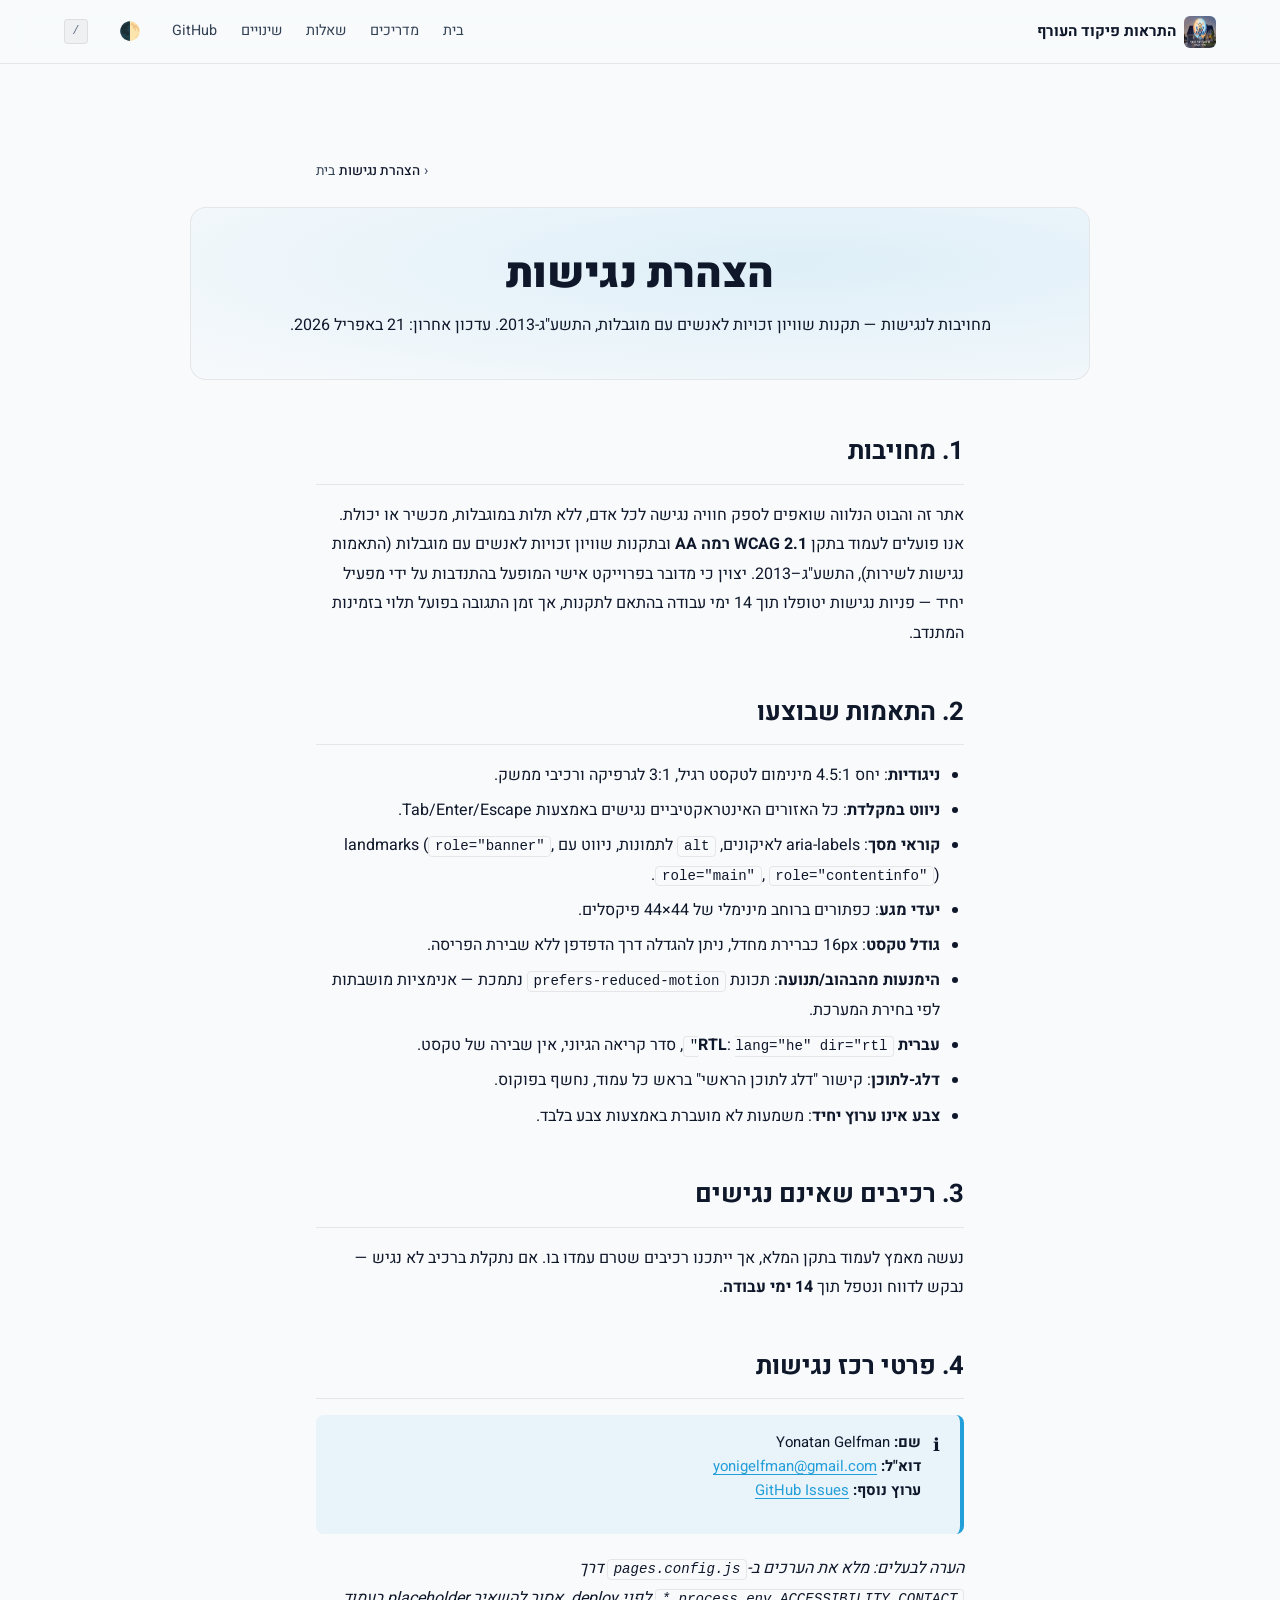
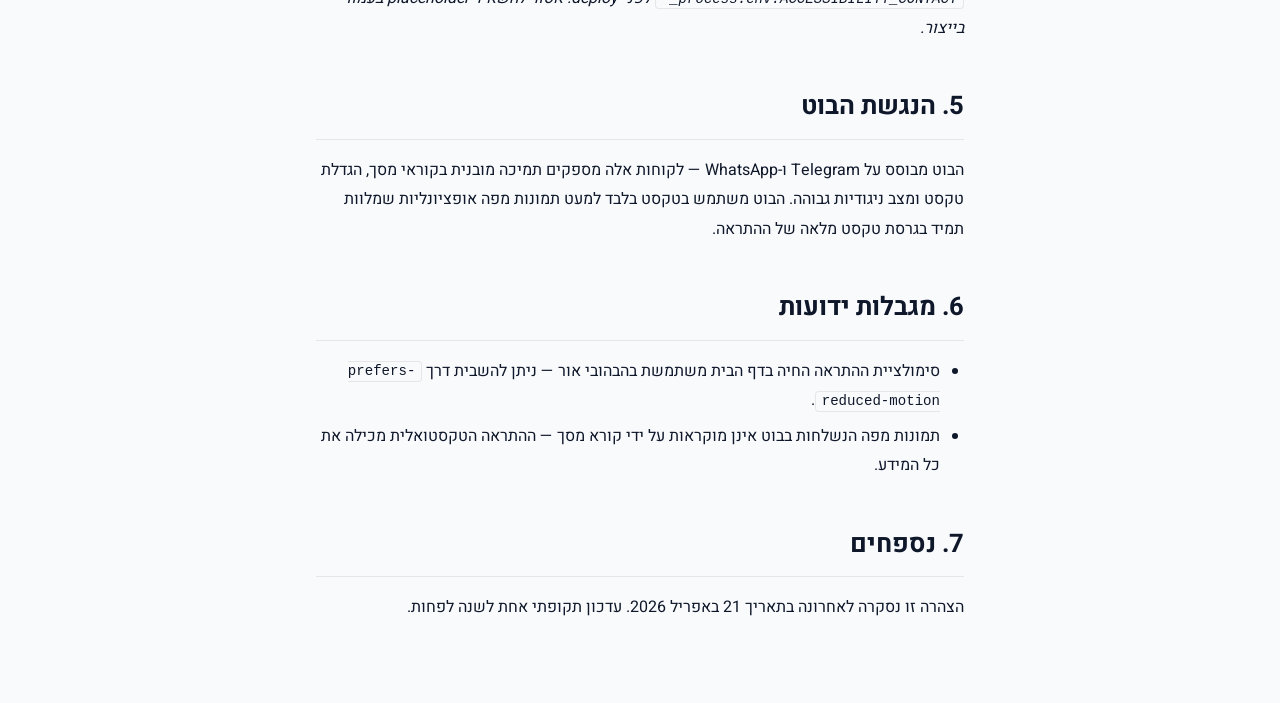
<file: accessibility/index.html>
<!DOCTYPE html>
<html lang="he" dir="rtl">
<head>
  <!-- Flash prevention: apply saved theme before first paint -->
  <script>(function(){try{var t=localStorage.getItem('theme');if(t==='light'||t==='dark'){document.documentElement.dataset.theme=t;}}catch(e){}}());</script>
  <meta charset="UTF-8">
  <meta name="viewport" content="width=device-width, initial-scale=1">
  <title>הצהרת נגישות — התראות פיקוד העורף</title>
  <meta name="description" content="הצהרת נגישות לפי תקנות שוויון זכויות לאנשים עם מוגבלות. WCAG 2.1 AA.">
  <link rel="canonical" href="https://yonatan2021.github.io/pikud-haoref-bot-landing/accessibility/">
  <link rel="alternate" hreflang="he" href="https://yonatan2021.github.io/pikud-haoref-bot-landing/accessibility/">
  <meta name="robots" content="noindex, nofollow">

  <!-- Open Graph -->
  <meta property="og:type" content="website">
  <meta property="og:locale" content="he_IL">
  <meta property="og:site_name" content="התראות פיקוד העורף">
  <meta property="og:title" content="הצהרת נגישות — התראות פיקוד העורף">
  <meta property="og:description" content="הצהרת נגישות לפי תקנות שוויון זכויות לאנשים עם מוגבלות. WCAG 2.1 AA.">
  <meta property="og:url" content="https://yonatan2021.github.io/pikud-haoref-bot-landing/accessibility/">
  <meta property="og:image" content="https://yonatan2021.github.io/pikud-haoref-bot-landing/og/accessibility.png">
  <meta property="og:image:width" content="1200">
  <meta property="og:image:height" content="630">

  <!-- Twitter -->
  <meta name="twitter:card" content="summary_large_image">
  <meta name="twitter:title" content="הצהרת נגישות — התראות פיקוד העורף">
  <meta name="twitter:description" content="הצהרת נגישות לפי תקנות שוויון זכויות לאנשים עם מוגבלות. WCAG 2.1 AA.">
  <meta name="twitter:image" content="https://yonatan2021.github.io/pikud-haoref-bot-landing/og/accessibility.png">

  <!-- Theme + icons -->
  <meta name="theme-color" content="#07080f">
  <link rel="icon" href="https://yonatan2021.github.io/pikud-haoref-bot-landing/logo.jpg">

  <!-- Fonts: self-hosted Heebo woff2 preload (critical weights) -->
  <link rel="preload" href="https://yonatan2021.github.io/pikud-haoref-bot-landing/fonts/heebo-400.woff2" as="font" type="font/woff2" crossorigin>
  <link rel="preload" href="https://yonatan2021.github.io/pikud-haoref-bot-landing/fonts/heebo-700.woff2" as="font" type="font/woff2" crossorigin>

  <!-- Hero image preload (home only) -->
  

  <link rel="stylesheet" href="https://yonatan2021.github.io/pikud-haoref-bot-landing/style.css">
  <link rel="stylesheet" href="https://yonatan2021.github.io/pikud-haoref-bot-landing/styles/subpage.css">

  <!-- JSON-LD structured data -->
  <script type="application/ld+json">{"@context":"https://schema.org","@type":"Organization","name":"התראות פיקוד העורף","url":"https://yonatan2021.github.io/pikud-haoref-bot-landing","logo":"https://yonatan2021.github.io/pikud-haoref-bot-landing/logo.jpg"}</script>
<script type="application/ld+json">{"@context":"https://schema.org","@type":"BreadcrumbList","itemListElement":[{"@type":"ListItem","position":1,"name":"בית","item":"https://yonatan2021.github.io/pikud-haoref-bot-landing/"},{"@type":"ListItem","position":2,"name":"הצהרת נגישות","item":"https://yonatan2021.github.io/pikud-haoref-bot-landing/accessibility/"}]}</script>

  <!-- GA4 -->
  <script async src="https://www.googletagmanager.com/gtag/js?id=G-4K6GHXRF9Y"></script>
<script>window.dataLayer=window.dataLayer||[];function gtag(){dataLayer.push(arguments);}gtag('js',new Date());gtag('config','G-4K6GHXRF9Y');</script>
</head>
<body>
<!-- sticky top nav; hamburger via :has + checkbox on mobile -->
<a class="skip-link" href="#main">דלג לתוכן הראשי</a>
<input type="checkbox" id="nav-toggle" class="nav-toggle-input" hidden>
<header class="nav-bar" role="banner">
  <div class="nav-inner">
    <a class="nav-brand" href="https://yonatan2021.github.io/pikud-haoref-bot-landing/" aria-label="דף הבית">
      <img src="https://yonatan2021.github.io/pikud-haoref-bot-landing/logo.jpg" alt="" width="32" height="32" aria-hidden="true">
      <span>התראות פיקוד העורף</span>
    </a>
    <label for="nav-toggle" class="nav-hamburger" aria-label="פתח תפריט" aria-expanded="false">
      <span></span><span></span><span></span>
    </label>
    <nav class="nav-links" aria-label="ניווט ראשי">
      <a href="https://yonatan2021.github.io/pikud-haoref-bot-landing/" data-slug="/">בית</a>
      <a href="https://yonatan2021.github.io/pikud-haoref-bot-landing/guides/" data-slug="/guides/">מדריכים</a>
      <a href="https://yonatan2021.github.io/pikud-haoref-bot-landing/faq/" data-slug="/faq/">שאלות</a>
      <a href="https://yonatan2021.github.io/pikud-haoref-bot-landing/changelog/" data-slug="/changelog/">שינויים</a>
      <a href="https://github.com/yonatan2021/pikud-haoref-bot" rel="noopener" target="_blank">GitHub</a>
      <button class="nav-theme-toggle" aria-label="החלף בין מצב בהיר לכהה" type="button" data-theme-toggle>🌓</button>
      <kbd class="nav-palette-hint" title="פתח פלטה מהירה">/</kbd>
    </nav>
  </div>
</header>
<script>
  // highlight active route — runs before main scripts
  (function(){
    var active = '/accessibility/' || (location.pathname.endsWith('/') ? location.pathname : location.pathname + '/');
    document.querySelectorAll('.nav-links a[data-slug]').forEach(function(a){
      if (a.dataset.slug === active) { a.setAttribute('aria-current','page'); a.classList.add('is-active'); }
    });
  })();
</script>
<main class="subpage" id="main">
  <nav class="breadcrumb" aria-label="פירורי לחם">
    <ol><li><a href="https://yonatan2021.github.io/pikud-haoref-bot-landing/">בית</a></li><li aria-current="page">הצהרת נגישות</li></ol>
  </nav>

  <header class="subpage-hero">
    <h1>הצהרת נגישות</h1>
    <p class="subtitle">מחויבות לנגישות — תקנות שוויון זכויות לאנשים עם מוגבלות, התשע"ג-2013. עדכון אחרון: 21 באפריל 2026.</p>
  </header>

  <article class="prose">
    <h2>1. מחויבות</h2>
    <p>אתר זה והבוט הנלווה שואפים לספק חוויה נגישה לכל אדם, ללא תלות במוגבלות, מכשיר או יכולת. אנו פועלים לעמוד בתקן <strong>WCAG 2.1 רמה AA</strong> ובתקנות שוויון זכויות לאנשים עם מוגבלות (התאמות נגישות לשירות), התשע"ג–2013. יצוין כי מדובר בפרוייקט אישי המופעל בהתנדבות על ידי מפעיל יחיד — פניות נגישות יטופלו תוך 14 ימי עבודה בהתאם לתקנות, אך זמן התגובה בפועל תלוי בזמינות המתנדב.</p>

    <h2>2. התאמות שבוצעו</h2>
    <ul>
      <li><strong>ניגודיות</strong>: יחס 4.5:1 מינימום לטקסט רגיל, 3:1 לגרפיקה ורכיבי ממשק.</li>
      <li><strong>ניווט במקלדת</strong>: כל האזורים האינטראקטיביים נגישים באמצעות Tab/Enter/Escape.</li>
      <li><strong>קוראי מסך</strong>: aria-labels לאיקונים, <code>alt</code> לתמונות, ניווט עם landmarks (<code>role="banner"</code>, <code>role="main"</code>, <code>role="contentinfo"</code>).</li>
      <li><strong>יעדי מגע</strong>: כפתורים ברוחב מינימלי של 44×44 פיקסלים.</li>
      <li><strong>גודל טקסט</strong>: 16px כברירת מחדל, ניתן להגדלה דרך הדפדפן ללא שבירת הפריסה.</li>
      <li><strong>הימנעות מהבהוב/תנועה</strong>: תכונת <code>prefers-reduced-motion</code> נתמכת — אנימציות מושבתות לפי בחירת המערכת.</li>
      <li><strong>עברית RTL</strong>: <code>lang="he" dir="rtl"</code>, סדר קריאה הגיוני, אין שבירה של טקסט.</li>
      <li><strong>דלג-לתוכן</strong>: קישור "דלג לתוכן הראשי" בראש כל עמוד, נחשף בפוקוס.</li>
      <li><strong>צבע אינו ערוץ יחיד</strong>: משמעות לא מועברת באמצעות צבע בלבד.</li>
    </ul>

    <h2>3. רכיבים שאינם נגישים</h2>
    <p>נעשה מאמץ לעמוד בתקן המלא, אך ייתכנו רכיבים שטרם עמדו בו. אם נתקלת ברכיב לא נגיש — נבקש לדווח ונטפל תוך <strong>14 ימי עבודה</strong>.</p>

    <h2>4. פרטי רכז נגישות</h2>
    <div class="callout callout-info">
      <p>
        <strong>שם:</strong> Yonatan Gelfman<br>
        <strong>דוא"ל:</strong> <a href="mailto:yonigelfman@gmail.com">yonigelfman@gmail.com</a><br>
        <strong>ערוץ נוסף:</strong> <a href="https://github.com/yonatan2021/pikud-haoref-bot/issues" rel="noopener">GitHub Issues</a>
      </p>
    </div>
    <p><em>הערה לבעלים: מלא את הערכים ב-<code>pages.config.js</code> דרך <code>process.env.ACCESSIBILITY_CONTACT_*</code> לפני deploy. אסור להשאיר placeholder בעמוד בייצור.</em></p>

    <h2>5. הנגשת הבוט</h2>
    <p>הבוט מבוסס על Telegram ו-WhatsApp — לקוחות אלה מספקים תמיכה מובנית בקוראי מסך, הגדלת טקסט ומצב ניגודיות גבוהה. הבוט משתמש בטקסט בלבד למעט תמונות מפה אופציונליות שמלוות תמיד בגרסת טקסט מלאה של ההתראה.</p>

    <h2>6. מגבלות ידועות</h2>
    <ul>
      <li>סימולציית ההתראה החיה בדף הבית משתמשת בהבהובי אור — ניתן להשבית דרך <code>prefers-reduced-motion</code>.</li>
      <li>תמונות מפה הנשלחות בבוט אינן מוקראות על ידי קורא מסך — ההתראה הטקסטואלית מכילה את כל המידע.</li>
    </ul>

    <h2>7. נספחים</h2>
    <p>הצהרה זו נסקרה לאחרונה בתאריך 21 באפריל 2026. עדכון תקופתי אחת לשנה לפחות.</p>
  </article>
</main>
  <script>
    // ── 1. Cursor spotlight ─────────────────────────────────────────────────
    document.addEventListener('mousemove', function(e) {
      document.documentElement.style.setProperty('--cursor-x', e.clientX + 'px');
      document.documentElement.style.setProperty('--cursor-y', e.clientY + 'px');
    });

    // ── 2. Scroll reveal (.reveal elements) ─────────────────────────────────
    var revealObserver = new IntersectionObserver(function(entries) {
      entries.forEach(function(e) {
        if (e.isIntersecting) {
          e.target.classList.add('visible');
          revealObserver.unobserve(e.target);
        }
      });
    }, { threshold: 0.05 }); /* reduced from 0.1 — prevents tall sections failing to trigger on short mobile viewports */

    document.querySelectorAll('.reveal').forEach(function(el) {
      revealObserver.observe(el);
    });

    // ── 3. Feature cards stagger reveal ─────────────────────────────────────
    var featureObserver = new IntersectionObserver(function(entries) {
      entries.forEach(function(e) {
        if (e.isIntersecting) {
          e.target.classList.add('visible');
          featureObserver.unobserve(e.target);
        }
      });
    }, { threshold: 0.08 });

    document.querySelectorAll('.feature-card').forEach(function(el, i) {
      // Cap stagger at 300ms — prevents 1.3s wait for last card in a 19-card grid
      el.style.setProperty('--reveal-delay', Math.min(i * 0.07, 0.3) + 's');
      featureObserver.observe(el);
    });

    // ── 4. Count-up animation (stats strip + live counters) ─────────────────
    var countObserver = new IntersectionObserver(function(entries) {
      entries.forEach(function(e) {
        if (!e.isIntersecting) return;
        var el = e.target;
        var target = parseInt(el.dataset.target);
        if (!target || el.classList.contains('counted')) return;
        el.classList.add('counted');
        var startTime = null;
        var duration = 1400;
        var animate = function(ts) {
          if (!startTime) startTime = ts;
          var progress = Math.min((ts - startTime) / duration, 1);
          var eased = 1 - Math.pow(1 - progress, 3);
          el.textContent = Math.floor(eased * target).toLocaleString('he-IL');
          if (progress < 1) {
            requestAnimationFrame(animate);
          } else {
            el.textContent = target.toLocaleString('he-IL');
            el.classList.add('stat-counted');
            setTimeout(function() { el.classList.remove('stat-counted'); }, 600);
          }
        };
        requestAnimationFrame(animate);
      });
    }, { threshold: 0.5 });

    document.querySelectorAll('[data-target]').forEach(function(el) {
      countObserver.observe(el);
    });

    // ── 5. How It Works — connector line animation on scroll ────────────────
    var howSection = document.querySelector('.how-it-works');
    if (howSection) {
      var howObserver = new IntersectionObserver(function(entries) {
        if (entries[0].isIntersecting) {
          howSection.classList.add('animated');
          howObserver.disconnect();
        }
      }, { threshold: 0.3 });
      howObserver.observe(howSection);
    }

    // ── 6. Mobile: feature tabs, show-more, compact cards ─────────────────
    var isMobile = window.matchMedia('(max-width: 900px)');

    // 6a. Tab switcher for feature panels
    var tabs = document.querySelectorAll('.features-tab');
    var panels = [document.getElementById('panel-user'), document.getElementById('panel-dev')];

    function activateTab(selectedTab) {
      tabs.forEach(function(tab) {
        var isSelected = tab === selectedTab;
        tab.classList.toggle('features-tab--active', isSelected);
        tab.setAttribute('aria-selected', isSelected);
      });
      var activeId = selectedTab.getAttribute('aria-controls');
      panels.forEach(function(panel) {
        if (!panel) return;
        var show = panel.id === activeId;
        panel.hidden = !show;
        panel.style.display = show ? '' : 'none';
      });
    }

    function initMobileTabs() {
      if (isMobile.matches) {
        // On mobile: show only user panel initially
        if (panels[1]) { panels[1].hidden = true; panels[1].style.display = 'none'; }
      } else {
        // On desktop: show both, remove hidden
        panels.forEach(function(p) { if (p) { p.hidden = false; p.style.display = ''; } });
      }
    }

    tabs.forEach(function(tab) {
      tab.addEventListener('click', function() { activateTab(tab); });
    });

    initMobileTabs();
    isMobile.addEventListener('change', initMobileTabs);

    // 6b. "Show more" buttons for feature grids
    document.querySelectorAll('.features-show-more').forEach(function(btn) {
      var grid = btn.previousElementSibling;
      if (!grid || !grid.classList.contains('features-grid')) return;
      var total = grid.querySelectorAll('.feature-card').length;
      var hiddenCount = Math.max(0, total - 6);
      if (hiddenCount > 0) {
        btn.textContent = 'הצג עוד (' + hiddenCount + ')';
      }
      btn.addEventListener('click', function() {
        var expanded = grid.classList.toggle('expanded');
        btn.setAttribute('aria-expanded', expanded);
        btn.textContent = expanded ? 'הצג פחות' : 'הצג עוד (' + hiddenCount + ')';
      });
    });

    // 6c. Compact cards — tap to expand description on mobile
    document.querySelectorAll('.feature-card').forEach(function(card) {
      card.addEventListener('click', function() {
        if (!isMobile.matches) return;
        card.classList.toggle('expanded');
      });
    });

    // 6d. What's New show-more
    var clBtn = document.querySelector('.changelog-show-more');
    if (clBtn) {
      var wnGrid = document.querySelector('.wn-grid');
      clBtn.addEventListener('click', function() {
        if (!wnGrid) return;
        var expanded = wnGrid.classList.toggle('expanded');
        clBtn.setAttribute('aria-expanded', expanded);
        clBtn.textContent = expanded ? 'הצג פחות' : 'עוד עדכונים';
      });
    }

    // 6e. FAB auto-hide near CTA section
    var fab = document.querySelector('.mobile-fab');
    var ctaSection = document.querySelector('.cta-section');
    if (fab && ctaSection) {
      var fabObserver = new IntersectionObserver(function(entries) {
        fab.classList.toggle('mobile-fab--hidden', entries[0].isIntersecting);
      }, { threshold: 0.2 });
      fabObserver.observe(ctaSection);
    }

    // ── 7. Interactive city preview — custom dropdown ────────────────────────
    var cityBubble     = document.getElementById('city-preview-bubble');
    var previewCity    = document.getElementById('preview-city');
    var previewZone    = document.getElementById('preview-zone');
    var previewSeconds = document.getElementById('preview-seconds');
    var previewBar     = document.getElementById('preview-bar');

    function buildBar(seconds) {
      var bar = '';
      for (var b = 0; b < 5; b++) { bar += '🟥'; }
      return bar;
    }

    function showCityPreview(val) {
      if (!val) { if (cityBubble) cityBubble.hidden = true; return; }
      var parts = val.split('|');
      var city = parts[0] || '';
      var zone = parts[1] || '';
      var secs = parseInt(parts[2], 10) || 45;
      if (previewCity)    previewCity.textContent    = city;
      if (previewZone)    previewZone.textContent    = zone;
      if (previewSeconds) previewSeconds.textContent = String(secs);
      if (previewBar)     previewBar.textContent     = buildBar(secs) + ' ▸ ' + zone + ' (1)';
      if (cityBubble) {
        cityBubble.hidden = false;
        cityBubble.classList.add('city-preview-bubble--animate');
        setTimeout(function() { cityBubble.classList.remove('city-preview-bubble--animate'); }, 400);
      }
    }

    var cityDropdown     = document.getElementById('city-dropdown');
    var cityDropdownBtn  = document.getElementById('city-dropdown-btn');
    var cityDropdownList = document.getElementById('city-dropdown-list');
    var cityDropdownVal  = document.getElementById('city-dropdown-value');

    function closeCityDd() { if (cityDropdown) cityDropdown.setAttribute('aria-expanded','false'); }
    function openCityDd()  { if (cityDropdown) cityDropdown.setAttribute('aria-expanded','true');  }

    if (cityDropdownBtn) {
      cityDropdownBtn.addEventListener('click', function(e) {
        e.stopPropagation();
        cityDropdown.getAttribute('aria-expanded') === 'true' ? closeCityDd() : openCityDd();
      });
    }

    if (cityDropdownList) {
      cityDropdownList.querySelectorAll('.city-dropdown-item').forEach(function(item) {
        item.addEventListener('click', function() {
          var val  = item.dataset.value;
          var text = item.textContent.trim();
          if (cityDropdownVal) cityDropdownVal.textContent = val ? text : '— בחר עיר —';
          cityDropdownList.querySelectorAll('.city-dropdown-item').forEach(function(i) {
            i.classList.remove('city-dropdown-item--selected');
            i.setAttribute('aria-selected', 'false');
          });
          item.classList.add('city-dropdown-item--selected');
          item.setAttribute('aria-selected', 'true');
          closeCityDd();
          showCityPreview(val);
        });
      });
    }

    document.addEventListener('click', function(e) {
      if (cityDropdown && !cityDropdown.contains(e.target)) closeCityDd();
    });
    document.addEventListener('keydown', function(e) {
      if (e.key === 'Escape' && cityDropdown && cityDropdown.getAttribute('aria-expanded') === 'true') {
        closeCityDd();
        if (cityDropdownBtn) cityDropdownBtn.focus();
      }
    });

    // ── Keyboard navigation for city dropdown ────────────────────────────────
    if (cityDropdownBtn) {
      cityDropdownBtn.addEventListener('keydown', function(e) {
        if (e.key === 'ArrowDown' || e.key === 'Enter' || e.key === ' ') {
          e.preventDefault();
          openCityDd();
          var firstItem = cityDropdownList
            ? cityDropdownList.querySelector('.city-dropdown-item:not(.city-dropdown-item--placeholder)')
            : null;
          if (firstItem) {
            firstItem.setAttribute('tabindex', '0');
            firstItem.focus();
          }
        }
      });
    }

    if (cityDropdownList) {
      var allItems = Array.from(
        cityDropdownList.querySelectorAll('.city-dropdown-item:not(.city-dropdown-item--placeholder)')
      );
      allItems.forEach(function(item, idx) {
        item.setAttribute('tabindex', '-1');
        item.addEventListener('keydown', function(e) {
          if (e.key === 'ArrowDown') {
            e.preventDefault();
            var next = allItems[idx + 1];
            if (next) { next.setAttribute('tabindex', '0'); next.focus(); }
          } else if (e.key === 'ArrowUp') {
            e.preventDefault();
            if (idx === 0) {
              if (cityDropdownBtn) cityDropdownBtn.focus();
            } else {
              var prev = allItems[idx - 1];
              if (prev) { prev.setAttribute('tabindex', '0'); prev.focus(); }
            }
          } else if (e.key === 'Enter' || e.key === ' ') {
            e.preventDefault();
            item.click();
            if (cityDropdownBtn) cityDropdownBtn.focus();
          } else if (e.key === 'Escape') {
            e.preventDefault();
            closeCityDd();
            if (cityDropdownBtn) cityDropdownBtn.focus();
          }
        });
        /* Reset tabindex on blur so only one item is reachable at a time */
        item.addEventListener('blur', function() {
          item.setAttribute('tabindex', '-1');
        });
      });
    }

    // ── 8a. Screenshots — touch pause/resume ─────────────────────────────────
    var screenshotsTrack = document.querySelector('.screenshots-track');
    if (screenshotsTrack) {
      screenshotsTrack.addEventListener('touchstart', function() {
        screenshotsTrack.style.animationPlayState = 'paused';
      }, { passive: true });
      screenshotsTrack.addEventListener('touchend', function() {
        screenshotsTrack.style.animationPlayState = '';
      }, { passive: true });
    }

    // ── 8. FAQ chat bubbles ───────────────────────────────────────────────────
    document.querySelectorAll('.faq-item').forEach(function(item) {
      var btn = item.querySelector('.faq-q');
      var ans = item.querySelector('.faq-a');
      if (!btn || !ans) return;
      btn.addEventListener('click', function() {
        var isOpen = btn.getAttribute('aria-expanded') === 'true';
        // Close all others
        document.querySelectorAll('.faq-item').forEach(function(other) {
          var ob = other.querySelector('.faq-q');
          var oa = other.querySelector('.faq-a');
          if (ob && oa && other !== item) {
            ob.setAttribute('aria-expanded', 'false');
            ob.classList.remove('faq-q--open');
            oa.setAttribute('aria-hidden', 'true');
            oa.style.maxHeight = '';
            oa.style.opacity = '';
          }
        });
        // Toggle this one
        var opening = !isOpen;
        btn.setAttribute('aria-expanded', String(opening));
        btn.classList.toggle('faq-q--open', opening);
        ans.setAttribute('aria-hidden', String(!opening));
        if (opening) {
          ans.style.maxHeight = ans.scrollHeight + 'px';
          ans.style.opacity = '1';
        } else {
          ans.style.maxHeight = '';
          ans.style.opacity = '';
        }
      });
    });

    // ── 9. Command palette ────────────────────────────────────────────────────
    var cmdOverlay = document.getElementById('cmd-overlay');
    var cmdInput   = document.getElementById('cmd-input');
    var cmdList    = document.getElementById('cmd-list');
    var cmdClose   = document.getElementById('cmd-close');
    var cmdTrigger = document.getElementById('cmd-trigger');

    function openCmdPalette() {
      if (!cmdOverlay) return;
      cmdOverlay.hidden = false;
      filterCmdItems('');
      setTimeout(function() { if (cmdInput) cmdInput.focus(); }, 50);
    }

    function closeCmdPalette() {
      if (!cmdOverlay) return;
      cmdOverlay.hidden = true;
      if (cmdInput) cmdInput.value = '';
      setCmdActive(null);
    }

    function filterCmdItems(query) {
      if (!cmdList) return;
      var items = cmdList.querySelectorAll('.cmd-item');
      var q = query.replace(/^\//, '').toLowerCase();
      items.forEach(function(item) {
        var cmd = (item.dataset.cmd || '').toLowerCase();
        var desc = (item.querySelector('.cmd-desc') || {}).textContent || '';
        item.style.display = (!q || cmd.includes(q) || desc.includes(q)) ? '' : 'none';
      });
      // Auto-select first visible
      var first = cmdList.querySelector('.cmd-item:not([style*="none"])');
      setCmdActive(first || null);
    }

    var activeCmd = null;
    function setCmdActive(el) {
      if (activeCmd) activeCmd.classList.remove('cmd-item--active');
      activeCmd = el;
      if (activeCmd) activeCmd.classList.add('cmd-item--active');
    }

    function activateCmd(el) {
      if (!el) return;
      closeCmdPalette();
      var target = el.dataset.target;
      var href   = el.dataset.href;
      var isExternal = el.dataset.external === 'true';
      if (target) {
        var section = document.querySelector(target);
        if (section) section.scrollIntoView({ behavior: 'smooth', block: 'start' });
      } else if (href) {
        if (isExternal) {
          window.open(href, '_blank', 'noopener,noreferrer');
        } else {
          window.location.href = href;
        }
      }
    }

    if (cmdInput) {
      cmdInput.addEventListener('input', function() { filterCmdItems(cmdInput.value); });
      cmdInput.addEventListener('keydown', function(e) {
        var items = Array.prototype.slice.call(
          cmdList ? cmdList.querySelectorAll('.cmd-item:not([style*="none"])') : []
        );
        var idx = items.indexOf(activeCmd);
        if (e.key === 'ArrowDown') {
          e.preventDefault();
          setCmdActive(items[Math.min(idx + 1, items.length - 1)]);
        } else if (e.key === 'ArrowUp') {
          e.preventDefault();
          setCmdActive(items[Math.max(idx - 1, 0)]);
        } else if (e.key === 'Enter') {
          e.preventDefault();
          activateCmd(activeCmd);
        } else if (e.key === 'Escape') {
          closeCmdPalette();
        }
      });
    }

    if (cmdList) {
      cmdList.querySelectorAll('.cmd-item').forEach(function(item) {
        item.addEventListener('mouseenter', function() { setCmdActive(item); });
        item.addEventListener('click', function() { activateCmd(item); });
      });
    }

    if (cmdClose)   { cmdClose.addEventListener('click', closeCmdPalette); }
    if (cmdTrigger) { cmdTrigger.addEventListener('click', openCmdPalette); }

    if (cmdOverlay) {
      cmdOverlay.addEventListener('click', function(e) {
        if (e.target === cmdOverlay) closeCmdPalette();
      });
    }

    // "/" key opens palette (not when inside an input/textarea/select)
    document.addEventListener('keydown', function(e) {
      if (e.key === '/' && !['INPUT','TEXTAREA','SELECT'].includes(document.activeElement.tagName)) {
        e.preventDefault();
        openCmdPalette();
      }
      if (e.key === 'Escape' && cmdOverlay && !cmdOverlay.hidden) {
        closeCmdPalette();
      }
    });

    // ── 11. Copy-to-clipboard (npx command) ──────────────────────────────────
    document.querySelectorAll('.copy-btn').forEach(function(btn) {
      btn.addEventListener('click', function() {
        var text = btn.dataset.copy;
        var apply = function() {
          btn.classList.add('copied');
          setTimeout(function() { btn.classList.remove('copied'); }, 2000);
        };
        if (navigator.clipboard && navigator.clipboard.writeText) {
          navigator.clipboard.writeText(text).then(apply).catch(function(err) {
            console.warn('[copy-btn] Clipboard API write failed:', err);
          });
        } else {
          var ta = document.createElement('textarea');
          ta.value = text;
          ta.style.cssText = 'position:fixed;opacity:0;';
          document.body.appendChild(ta);
          ta.select();
          try {
            document.execCommand('copy');
            apply();
          } catch(err) {
            console.warn('[copy-btn] execCommand copy failed:', err);
          }
          document.body.removeChild(ta);
        }
      });
    });

    // ── 12. Alert Simulator v2 — Telegram-clone bubble ───────────────────────
    (function() {
      var SIM_DATA = {
        'חיפה':        { zone: 'חיפה',              cities: ['חיפה','קריית ים','קריית אתא','חוף הכרמל'],       seconds: 90 },
        'תל אביב':     { zone: 'גוש דן',             cities: ['תל אביב','רמת גן','גבעתיים','בני ברק'],          seconds: 90 },
        'באר שבע':     { zone: 'שפלת יהודה',         cities: ['באר שבע','אשקלון','קריית גת','נתיבות'],          seconds: 60 },
        'אשדוד':       { zone: 'שפלת יהודה',         cities: ['אשדוד','אשקלון','קריית מלאכי','גן יבנה'],        seconds: 45 },
        'ירושלים':     { zone: 'ירושלים',            cities: ['ירושלים','מבשרת ציון','מעלה אדומים','בית שמש'],  seconds: 90 },
        'נתניה':       { zone: 'השרון',               cities: ['נתניה','רעננה','הוד השרון','כפר סבא'],            seconds: 90 },
        'פתח תקווה':   { zone: 'גוש דן',             cities: ['פתח תקווה','ראש העין','אלעד','רמלה'],             seconds: 90 },
        'ראשון לציון': { zone: 'גוש דן',             cities: ['ראשון לציון','חולון','בת ים','אור יהודה'],        seconds: 90 },
        'חדרה':        { zone: 'חדרה ועמק יזרעאל',   cities: ['חדרה','פרדס חנה','זיכרון יעקב','בנימינה'],        seconds: 90 },
        'אשקלון':      { zone: 'שפלת יהודה',         cities: ['אשקלון','שקמים','מיגדל הנגב','ברכיה'],           seconds: 30 },
        'עכו':         { zone: 'חיפה',               cities: ['עכו','נהריה','כרמיאל','מעלות-תרשיחא'],           seconds: 90 },
        'נצרת':        { zone: 'הגליל',              cities: ['נצרת','עפולה','יזרעאל','שפרעם'],                  seconds: 90 },
        'אילת':        { zone: 'אילת',               cities: ['אילת'],                                           seconds: 180 },
        'מודיעין':     { zone: 'ירושלים',            cities: ['מודיעין','מכבים-רעות','שוהם','אבן יהודה'],        seconds: 90 },
        'רחובות':      { zone: 'גוש דן',             cities: ['רחובות','נס ציונה','יבנה','גדרה'],                seconds: 90 },
        'כפר סבא':     { zone: 'השרון',              cities: ['כפר סבא','רעננה','אלקנה','עמנואל'],               seconds: 90 },
        'טבריה':       { zone: 'כינרת',              cities: ['טבריה','כינרת','מגדל','גינוסר'],                  seconds: 90 },
        'צפת':         { zone: 'הגליל העליון',        cities: ['צפת','מירון','ביריה','עמוקה'],                    seconds: 90 },
        'דימונה':      { zone: 'הנגב',               cities: ['דימונה','ערד','ירוחם','מצפה רמון'],               seconds: 60 },
        'קריית שמונה': { zone: 'הגליל העליון',        cities: ['קריית שמונה','מטולה','מנרה','כפר בלום'],          seconds: 30 }
      };
      var CAT_EMOJI = '🔴';
      var CAT_NAME  = 'ירי רקטות וטילים';
      var CAT_INSTR = '\u{1F6E1} להיכנס למרחב מוגן ולהישאר בו 10 דקות';

      var simInput    = document.getElementById('sim-city-input');
      var simSugList  = document.getElementById('sim-city-suggestions');
      var simRun      = document.getElementById('sim-run');
      var simPulse    = document.getElementById('sim-pulse');
      var tgBubble    = document.getElementById('tg-bubble');
      var tgHeader    = document.getElementById('tg-alert-header');
      var tgZones     = document.getElementById('tg-alert-zones');
      var tgCities    = document.getElementById('tg-alert-cities');
      var tgInstr     = document.getElementById('tg-alert-instructions');
      var tgCountdown = document.getElementById('tg-countdown-value');
      var tgFill      = document.getElementById('tg-countdown-fill');
      var tgTime      = document.getElementById('tg-bubble-time');

      if (!simInput) return;

      var allCities = Object.keys(SIM_DATA);
      var selectedCity = null;
      var cdTimer = null;

      function fmtMmSs(s) {
        var m = Math.floor(s / 60), sec = s % 60;
        return (m < 10 ? '0' + m : String(m)) + ':' + (sec < 10 ? '0' + sec : String(sec));
      }

      function buildSuggestions(q) {
        if (!simSugList) return;
        while (simSugList.firstChild) simSugList.removeChild(simSugList.firstChild);
        var matches = q
          ? allCities.filter(function(c) { return c.indexOf(q) !== -1; })
          : ['חיפה','תל אביב','באר שבע','אשדוד'];
        if (!matches.length) { simSugList.hidden = true; return; }
        matches.slice(0, 6).forEach(function(city) {
          var li = document.createElement('li');
          li.className = 'sim-suggestion';
          li.setAttribute('role', 'option');
          li.textContent = city;
          li.addEventListener('mousedown', function(ev) {
            ev.preventDefault();
            selectCity(city);
          });
          simSugList.appendChild(li);
        });
        simSugList.hidden = false;
      }

      function selectCity(city) {
        selectedCity = city;
        if (simInput) simInput.value = city;
        if (simSugList) simSugList.hidden = true;
      }

      simInput.addEventListener('input',  function() { buildSuggestions(simInput.value.trim()); });
      simInput.addEventListener('focus',  function() { buildSuggestions(simInput.value.trim()); });
      simInput.addEventListener('blur',   function() { setTimeout(function() { if (simSugList) simSugList.hidden = true; }, 150); });
      simInput.addEventListener('keydown', function(ev) {
        if (ev.key === 'Enter') {
          if (simSugList && !simSugList.hidden) {
            var first = simSugList.querySelector('.sim-suggestion');
            if (first) selectCity(first.textContent.trim());
          }
          runSim();
        }
      });

      // Wire static suggestion items already in HTML
      if (simSugList) {
        simSugList.querySelectorAll('.sim-suggestion').forEach(function(li) {
          li.addEventListener('mousedown', function(ev) {
            ev.preventDefault();
            selectCity(li.dataset.city || li.textContent.trim());
          });
        });
      }

      function runSim() {
        var city = selectedCity || (simInput ? simInput.value.trim() : '') || 'תל אביב';
        var data = SIM_DATA[city] || SIM_DATA['תל אביב'];

        if (tgHeader) {
          while (tgHeader.firstChild) tgHeader.removeChild(tgHeader.firstChild);
          tgHeader.appendChild(document.createTextNode(CAT_EMOJI + ' '));
          var b = document.createElement('b');
          b.textContent = CAT_NAME;
          tgHeader.appendChild(b);
        }
        if (tgZones) {
          while (tgZones.firstChild) tgZones.removeChild(tgZones.firstChild);
          var bz = document.createElement('b');
          bz.textContent = '\u25B8 ' + data.zone;
          tgZones.appendChild(bz);
        }
        if (tgCities) tgCities.textContent = data.cities.join(' \u00B7 ');
        if (tgInstr)  tgInstr.textContent  = CAT_INSTR;

        var now = new Date();
        var hh = now.getHours(), mm = now.getMinutes();
        if (tgTime) tgTime.textContent = (hh < 10 ? '0' + hh : hh) + ':' + (mm < 10 ? '0' + mm : mm);

        var total = data.seconds;
        var remaining = total;
        if (tgCountdown) tgCountdown.textContent = fmtMmSs(remaining);
        if (tgFill) {
          tgFill.style.transition = 'none';
          tgFill.style.transform  = 'scaleX(1)';
        }
        if (simPulse) simPulse.hidden = false;
        if (tgBubble) tgBubble.hidden = false;

        requestAnimationFrame(function() {
          if (tgFill) {
            tgFill.style.transition = 'transform ' + total + 's linear';
            tgFill.style.transform  = 'scaleX(0)';
          }
        });

        if (cdTimer) clearInterval(cdTimer);
        cdTimer = setInterval(function() {
          remaining = Math.max(0, remaining - 1);
          if (tgCountdown) tgCountdown.textContent = fmtMmSs(remaining);
          if (remaining === 0) clearInterval(cdTimer);
        }, 1000);
      }

      if (simRun) simRun.addEventListener('click', runSim);
    })();

    // ── 13. Light/Dark theme toggle ───────────────────────────────────────────
    document.addEventListener('click', function(ev) {
      var btn = ev.target.closest('[data-theme-toggle]');
      if (!btn) return;
      var cur = document.documentElement.dataset.theme;
      var prefersDark = window.matchMedia('(prefers-color-scheme: dark)').matches;
      var next = cur === 'dark' ? 'light' : cur === 'light' ? 'dark' : (prefersDark ? 'light' : 'dark');
      document.documentElement.dataset.theme = next;
      try { localStorage.setItem('theme', next); } catch(e) {}
    });

  </script>

  <!-- All routes for command palette — injected at build time -->
  <script>window.__ROUTES = [{"slug":"https://yonatan2021.github.io/pikud-haoref-bot-landing/","title":"התראות פיקוד העורף"},{"slug":"https://yonatan2021.github.io/pikud-haoref-bot-landing/changelog/","title":"יומן שינויים"},{"slug":"https://yonatan2021.github.io/pikud-haoref-bot-landing/faq/","title":"שאלות נפוצות"},{"slug":"https://yonatan2021.github.io/pikud-haoref-bot-landing/privacy/","title":"מדיניות פרטיות"},{"slug":"https://yonatan2021.github.io/pikud-haoref-bot-landing/terms/","title":"תנאי שימוש"},{"slug":"https://yonatan2021.github.io/pikud-haoref-bot-landing/accessibility/","title":"הצהרת נגישות"},{"slug":"https://yonatan2021.github.io/pikud-haoref-bot-landing/security/","title":"אבטחה וחשיפה אחראית"},{"slug":"https://yonatan2021.github.io/pikud-haoref-bot-landing/guides/","title":"מדריכים"},{"slug":"https://yonatan2021.github.io/pikud-haoref-bot-landing/guides/telegram/","title":"רישום בטלגרם"},{"slug":"https://yonatan2021.github.io/pikud-haoref-bot-landing/guides/whatsapp/","title":"הצטרפות ל-WhatsApp"},{"slug":"https://yonatan2021.github.io/pikud-haoref-bot-landing/guides/commands/","title":"19 פקודות הבוט"},{"slug":"https://yonatan2021.github.io/pikud-haoref-bot-landing/guides/onboarding/","title":"onboarding מפורט"},{"slug":"https://yonatan2021.github.io/pikud-haoref-bot-landing/guides/self-host/","title":"הפעלה עצמית"}];</script>

  <script>
    // ── 14. Command Palette — routes extension ────────────────────────────────
    (function() {
      var cmdList = document.getElementById('cmd-list');
      if (!cmdList || !window.__ROUTES) return;
      window.__ROUTES.forEach(function(route) {
        var li = document.createElement('li');
        li.className = 'cmd-item cmd-item--route';
        li.setAttribute('data-href', route.slug);
        li.setAttribute('data-cmd', route.title);
        var iconSpan = document.createElement('span');
        iconSpan.className = 'cmd-icon';
        iconSpan.textContent = '\uD83D\uDD17';
        var labelSpan = document.createElement('span');
        labelSpan.className = 'cmd-label';
        labelSpan.textContent = '\u05E0\u05D5\u05D5\u05D8: ' + route.title;
        var descSpan = document.createElement('span');
        descSpan.className = 'cmd-desc';
        descSpan.textContent = route.slug;
        li.appendChild(iconSpan);
        li.appendChild(labelSpan);
        li.appendChild(descSpan);
        li.addEventListener('mouseenter', function() {
          if (typeof setCmdActive === 'function') setCmdActive(li);
        });
        li.addEventListener('click', function() {
          if (typeof closeCmdPalette === 'function') closeCmdPalette();
          window.location.href = route.slug;
        });
        cmdList.appendChild(li);
      });
    })();
  </script>

</body>
</html>
</file>
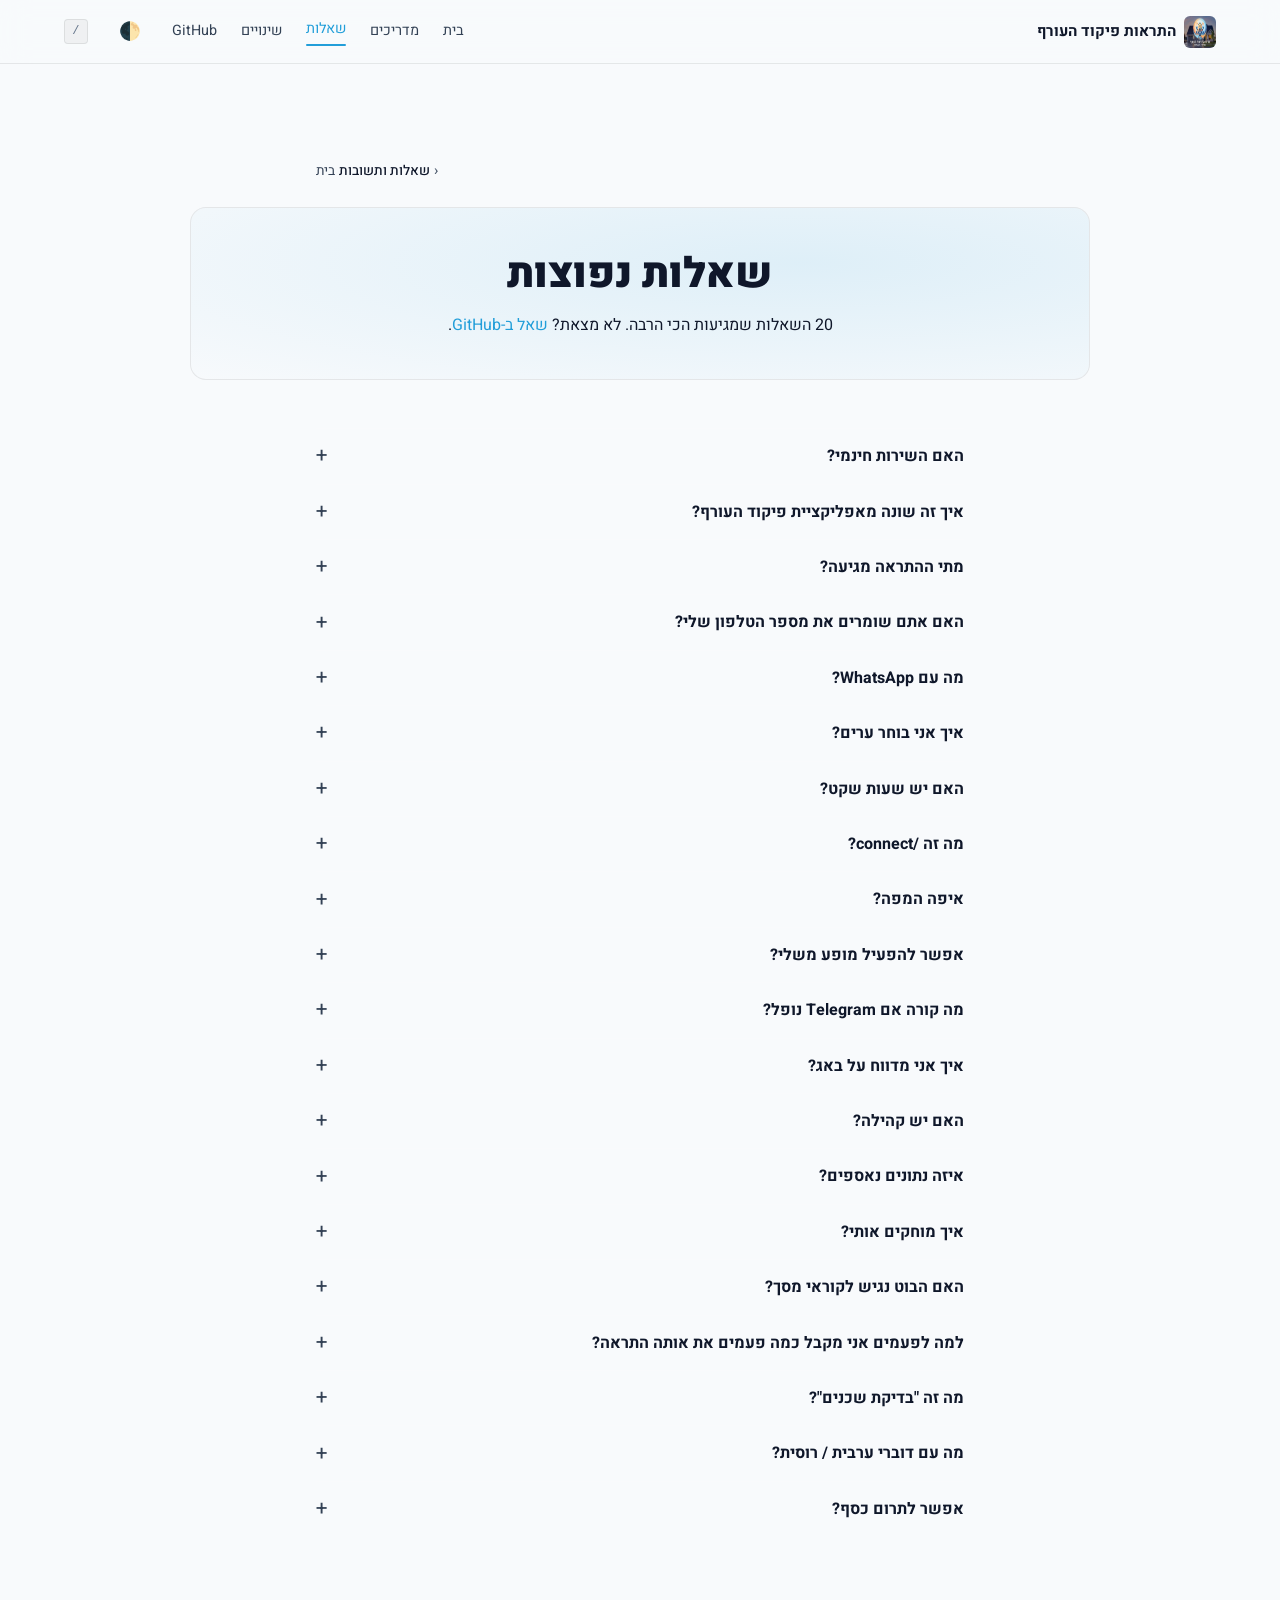
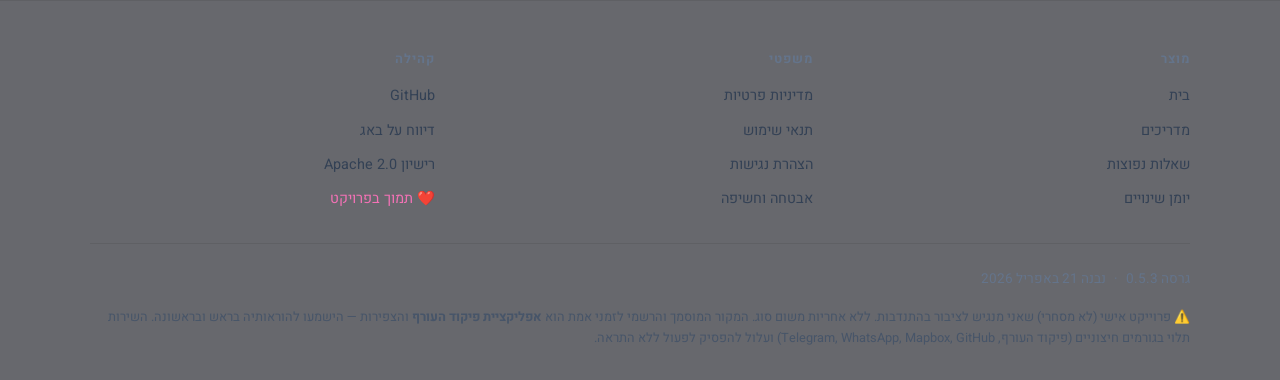
<file: faq/index.html>
<!DOCTYPE html>
<html lang="he" dir="rtl">
<head>
  <!-- Flash prevention: apply saved theme before first paint -->
  <script>(function(){try{var t=localStorage.getItem('theme');if(t==='light'||t==='dark'){document.documentElement.dataset.theme=t;}}catch(e){}}());</script>
  <meta charset="UTF-8">
  <meta name="viewport" content="width=device-width, initial-scale=1">
  <title>שאלות נפוצות — התראות פיקוד העורף</title>
  <meta name="description" content="20 השאלות הנפוצות ביותר על בוט התראות פיקוד העורף. חינמי, קוד פתוח, Telegram + WhatsApp.">
  <link rel="canonical" href="https://yonatan2021.github.io/pikud-haoref-bot-landing/faq/">
  <link rel="alternate" hreflang="he" href="https://yonatan2021.github.io/pikud-haoref-bot-landing/faq/">
  

  <!-- Open Graph -->
  <meta property="og:type" content="website">
  <meta property="og:locale" content="he_IL">
  <meta property="og:site_name" content="התראות פיקוד העורף">
  <meta property="og:title" content="שאלות נפוצות — התראות פיקוד העורף">
  <meta property="og:description" content="20 השאלות הנפוצות ביותר על בוט התראות פיקוד העורף. חינמי, קוד פתוח, Telegram + WhatsApp.">
  <meta property="og:url" content="https://yonatan2021.github.io/pikud-haoref-bot-landing/faq/">
  <meta property="og:image" content="https://yonatan2021.github.io/pikud-haoref-bot-landing/og/faq.png">
  <meta property="og:image:width" content="1200">
  <meta property="og:image:height" content="630">

  <!-- Twitter -->
  <meta name="twitter:card" content="summary_large_image">
  <meta name="twitter:title" content="שאלות נפוצות — התראות פיקוד העורף">
  <meta name="twitter:description" content="20 השאלות הנפוצות ביותר על בוט התראות פיקוד העורף. חינמי, קוד פתוח, Telegram + WhatsApp.">
  <meta name="twitter:image" content="https://yonatan2021.github.io/pikud-haoref-bot-landing/og/faq.png">

  <!-- Theme + icons -->
  <meta name="theme-color" content="#07080f">
  <link rel="icon" href="https://yonatan2021.github.io/pikud-haoref-bot-landing/logo.jpg">

  <!-- Fonts: self-hosted Heebo woff2 preload (critical weights) -->
  <link rel="preload" href="https://yonatan2021.github.io/pikud-haoref-bot-landing/fonts/heebo-400.woff2" as="font" type="font/woff2" crossorigin>
  <link rel="preload" href="https://yonatan2021.github.io/pikud-haoref-bot-landing/fonts/heebo-700.woff2" as="font" type="font/woff2" crossorigin>

  <!-- Hero image preload (home only) -->
  

  <link rel="stylesheet" href="https://yonatan2021.github.io/pikud-haoref-bot-landing/style.css">
  <link rel="stylesheet" href="https://yonatan2021.github.io/pikud-haoref-bot-landing/styles/subpage.css">

  <!-- JSON-LD structured data -->
  <script type="application/ld+json">{"@context":"https://schema.org","@type":"Organization","name":"התראות פיקוד העורף","url":"https://yonatan2021.github.io/pikud-haoref-bot-landing","logo":"https://yonatan2021.github.io/pikud-haoref-bot-landing/logo.jpg"}</script>
<script type="application/ld+json">{"@context":"https://schema.org","@type":"BreadcrumbList","itemListElement":[{"@type":"ListItem","position":1,"name":"בית","item":"https://yonatan2021.github.io/pikud-haoref-bot-landing/"},{"@type":"ListItem","position":2,"name":"שאלות ותשובות","item":"https://yonatan2021.github.io/pikud-haoref-bot-landing/faq/"}]}</script>
<script type="application/ld+json">{"@context":"https://schema.org","@type":"FAQPage","mainEntity":[{"@type":"Question","name":"האם השירות חינמי?","acceptedAnswer":{"@type":"Answer","text":"כן. לחלוטין. קוד פתוח Apache 2.0."}},{"@type":"Question","name":"איך זה שונה מאפליקציית פיקוד העורף?","acceptedAnswer":{"@type":"Answer","text":"השירות הוא משלים בלבד. אפליקציית פיקוד העורף היא המקור המוסמך. הבוט נותן ערוץ נוסף בתוך Telegram/WhatsApp — מהיר יותר למי שכבר עם הטלפון פתוח שם, ותומך התראות לפי ערים שבחרת."}},{"@type":"Question","name":"מתי ההתראה מגיעה?","acceptedAnswer":{"@type":"Answer","text":"בדרך כלל 1–3 שניות אחרי הצפירה הרשמית. הבוט מסקר את ה-API של פיקוד העורף ישירות."}},{"@type":"Question","name":"האם אתם שומרים את מספר הטלפון שלי?","acceptedAnswer":{"@type":"Answer","text":"לא. Telegram Bot API לא חושף טלפון. ראה מדיניות פרטיות."}},{"@type":"Question","name":"מה עם WhatsApp?","acceptedAnswer":{"@type":"Answer","text":"יש קבוצת WhatsApp המקבלת את אותן ההתראות. הלינק בדף הבית. שים לב: בוט WhatsApp רץ על whatsapp-web.js ועשוי להיות פחות יציב מטלגרם."}},{"@type":"Question","name":"איך אני בוחר ערים?","acceptedAnswer":{"@type":"Answer","text":"פקודה /add [שם עיר] או /zones לבחירה לפי אזור. מדריך התחלה."}},{"@type":"Question","name":"האם יש שעות שקט?","acceptedAnswer":{"@type":"Answer","text":"כן — /settings → שעות שקט. התראות ביטחוניות עדיין יישלחו (הצלת חיים), שאר הקטגוריות נשתקות."}},{"@type":"Question","name":"מה זה /connect?","acceptedAnswer":{"@type":"Answer","text":"מאפשר לחבר את עצמך לקרוב/חבר כדי לראות את סטטוס הביטחון שלו (🛡️ OK / ⚠️ צריך עזרה) כשהוא במקלט. ראה פרטיות."}},{"@type":"Question","name":"איפה המפה?","acceptedAnswer":{"@type":"Answer","text":"המפה נשלחת כתמונה בהודעת הערוץ. אם לא הגיעה — ייתכן שחרגת מ-Mapbox quota (הבוט עובר לטקסט בלבד)."}},{"@type":"Question","name":"אפשר להפעיל מופע משלי?","acceptedAnswer":{"@type":"Answer","text":"כן. מדריך self-host."}},{"@type":"Question","name":"מה קורה אם Telegram נופל?","acceptedAnswer":{"@type":"Answer","text":"אין גיבוי. הבוט מאחסן ומשחזר מצב, אבל אם Telegram לא זמין — אי אפשר לשלוח. לכן אפליקציית פיקוד העורף הרשמית חייבת להישאר המקור העיקרי."}},{"@type":"Question","name":"איך אני מדווח על באג?","acceptedAnswer":{"@type":"Answer","text":"GitHub Issues. לבעיות אבטחה: Security Advisory."}},{"@type":"Question","name":"האם יש קהילה?","acceptedAnswer":{"@type":"Answer","text":"GitHub Discussions + קבוצת WhatsApp קהילתית."}},{"@type":"Question","name":"איזה נתונים נאספים?","acceptedAnswer":{"@type":"Answer","text":"chat_id, ערים שבחרת, שם תצוגה אופציונלי, עיר מגורים אופציונלית. היסטוריה של 7 ימים. הפירוט המלא."}},{"@type":"Question","name":"איך מוחקים אותי?","acceptedAnswer":{"@type":"Answer","text":"חסימת הבוט מסירה אותך. גם פנייה ב-GitHub Issue תטופל."}},{"@type":"Question","name":"האם הבוט נגיש לקוראי מסך?","acceptedAnswer":{"@type":"Answer","text":"כן, הודעות הבוט הן טקסט. הצהרת נגישות מלאה."}},{"@type":"Question","name":"למה לפעמים אני מקבל כמה פעמים את אותה התראה?","acceptedAnswer":{"@type":"Answer","text":"הבוט מעדכן הודעת התראה קיימת אם גל נוסף מגיע בתוך חלון של 2 דקות. אם זה קורה יותר — דווח באג."}},{"@type":"Question","name":"מה זה \"בדיקת שכנים\"?","acceptedAnswer":{"@type":"Answer","text":"כ-7 דקות אחרי אירוע, הבוט שולח לחלק מהמשתמשים שאלה אם הם בדקו על שכן מבוגר/חולה. פיצ'ר חיברותי, אופט-אאוט דרך /settings."}},{"@type":"Question","name":"מה עם דוברי ערבית / רוסית?","acceptedAnswer":{"@type":"Answer","text":"כרגע עברית בלבד. i18n מתוכנן — PRs welcome ב-GitHub."}},{"@type":"Question","name":"אפשר לתרום כסף?","acceptedAnswer":{"@type":"Answer","text":"הפרויקט בהתנדבות. GitHub Sponsors פתוח לתרומות לתיעוד/דומיין/שרתים."}}]}</script>

  <!-- GA4 -->
  <script async src="https://www.googletagmanager.com/gtag/js?id=G-4K6GHXRF9Y"></script>
<script>window.dataLayer=window.dataLayer||[];function gtag(){dataLayer.push(arguments);}gtag('js',new Date());gtag('config','G-4K6GHXRF9Y');</script>
</head>
<body>
<!-- sticky top nav; hamburger via :has + checkbox on mobile -->
<a class="skip-link" href="#main">דלג לתוכן הראשי</a>
<input type="checkbox" id="nav-toggle" class="nav-toggle-input" hidden>
<header class="nav-bar" role="banner">
  <div class="nav-inner">
    <a class="nav-brand" href="https://yonatan2021.github.io/pikud-haoref-bot-landing/" aria-label="דף הבית">
      <img src="https://yonatan2021.github.io/pikud-haoref-bot-landing/logo.jpg" alt="" width="32" height="32" aria-hidden="true">
      <span>התראות פיקוד העורף</span>
    </a>
    <label for="nav-toggle" class="nav-hamburger" aria-label="פתח תפריט" aria-expanded="false">
      <span></span><span></span><span></span>
    </label>
    <nav class="nav-links" aria-label="ניווט ראשי">
      <a href="https://yonatan2021.github.io/pikud-haoref-bot-landing/" data-slug="/">בית</a>
      <a href="https://yonatan2021.github.io/pikud-haoref-bot-landing/guides/" data-slug="/guides/">מדריכים</a>
      <a href="https://yonatan2021.github.io/pikud-haoref-bot-landing/faq/" data-slug="/faq/">שאלות</a>
      <a href="https://yonatan2021.github.io/pikud-haoref-bot-landing/changelog/" data-slug="/changelog/">שינויים</a>
      <a href="https://github.com/yonatan2021/pikud-haoref-bot" rel="noopener" target="_blank">GitHub</a>
      <button class="nav-theme-toggle" aria-label="החלף בין מצב בהיר לכהה" type="button" data-theme-toggle>🌓</button>
      <kbd class="nav-palette-hint" title="פתח פלטה מהירה">/</kbd>
    </nav>
  </div>
</header>
<script>
  // highlight active route — runs before main scripts
  (function(){
    var active = '/faq/' || (location.pathname.endsWith('/') ? location.pathname : location.pathname + '/');
    document.querySelectorAll('.nav-links a[data-slug]').forEach(function(a){
      if (a.dataset.slug === active) { a.setAttribute('aria-current','page'); a.classList.add('is-active'); }
    });
  })();
</script>
<main class="subpage" id="main">
  <nav class="breadcrumb" aria-label="פירורי לחם">
    <ol>
      <li><a href="https://yonatan2021.github.io/pikud-haoref-bot-landing/">בית</a></li>
      <li aria-current="page">שאלות ותשובות</li>
    </ol>
  </nav>

  <header class="subpage-hero">
    <h1>שאלות נפוצות</h1>
    <p class="subtitle">20 השאלות שמגיעות הכי הרבה. לא מצאת? <a href="https://github.com/yonatan2021/pikud-haoref-bot/issues" rel="noopener">שאל ב-GitHub</a>.</p>
  </header>

  <article class="prose">
    <details class="faq-item reveal">
  <summary class="faq-q">האם השירות חינמי?</summary>
  <div class="faq-answer">כן. לחלוטין. קוד פתוח Apache 2.0.</div>
</details>
<details class="faq-item reveal" style="--reveal-delay: 0.05s">
  <summary class="faq-q">איך זה שונה מאפליקציית פיקוד העורף?</summary>
  <div class="faq-answer">השירות הוא משלים בלבד. אפליקציית פיקוד העורף היא המקור המוסמך. הבוט נותן ערוץ נוסף בתוך Telegram/WhatsApp — מהיר יותר למי שכבר עם הטלפון פתוח שם, ותומך התראות לפי ערים שבחרת.</div>
</details>
<details class="faq-item reveal" style="--reveal-delay: 0.10s">
  <summary class="faq-q">מתי ההתראה מגיעה?</summary>
  <div class="faq-answer">בדרך כלל 1–3 שניות אחרי הצפירה הרשמית. הבוט מסקר את ה-API של פיקוד העורף ישירות.</div>
</details>
<details class="faq-item reveal" style="--reveal-delay: 0.15s">
  <summary class="faq-q">האם אתם שומרים את מספר הטלפון שלי?</summary>
  <div class="faq-answer">לא. Telegram Bot API לא חושף טלפון. ראה <a href="https://yonatan2021.github.io/pikud-haoref-bot-landing/privacy/">מדיניות פרטיות</a>.</div>
</details>
<details class="faq-item reveal" style="--reveal-delay: 0.20s">
  <summary class="faq-q">מה עם WhatsApp?</summary>
  <div class="faq-answer">יש קבוצת WhatsApp המקבלת את אותן ההתראות. הלינק בדף הבית. שים לב: בוט WhatsApp רץ על whatsapp-web.js ועשוי להיות פחות יציב מטלגרם.</div>
</details>
<details class="faq-item reveal" style="--reveal-delay: 0.25s">
  <summary class="faq-q">איך אני בוחר ערים?</summary>
  <div class="faq-answer">פקודה <code>/add [שם עיר]</code> או <code>/zones</code> לבחירה לפי אזור. <a href="https://yonatan2021.github.io/pikud-haoref-bot-landing/guides/onboarding/">מדריך התחלה</a>.</div>
</details>
<details class="faq-item reveal" style="--reveal-delay: 0.30s">
  <summary class="faq-q">האם יש שעות שקט?</summary>
  <div class="faq-answer">כן — <code>/settings</code> → שעות שקט. התראות ביטחוניות עדיין יישלחו (הצלת חיים), שאר הקטגוריות נשתקות.</div>
</details>
<details class="faq-item reveal" style="--reveal-delay: 0.35s">
  <summary class="faq-q">מה זה /connect?</summary>
  <div class="faq-answer">מאפשר לחבר את עצמך לקרוב/חבר כדי לראות את סטטוס הביטחון שלו (🛡️ OK / ⚠️ צריך עזרה) כשהוא במקלט. ראה <a href="https://yonatan2021.github.io/pikud-haoref-bot-landing/privacy/">פרטיות</a>.</div>
</details>
<details class="faq-item reveal" style="--reveal-delay: 0.40s">
  <summary class="faq-q">איפה המפה?</summary>
  <div class="faq-answer">המפה נשלחת כתמונה בהודעת הערוץ. אם לא הגיעה — ייתכן שחרגת מ-Mapbox quota (הבוט עובר לטקסט בלבד).</div>
</details>
<details class="faq-item reveal" style="--reveal-delay: 0.45s">
  <summary class="faq-q">אפשר להפעיל מופע משלי?</summary>
  <div class="faq-answer">כן. <a href="https://yonatan2021.github.io/pikud-haoref-bot-landing/guides/self-host/">מדריך self-host</a>.</div>
</details>
<details class="faq-item reveal" style="--reveal-delay: 0.50s">
  <summary class="faq-q">מה קורה אם Telegram נופל?</summary>
  <div class="faq-answer">אין גיבוי. הבוט מאחסן ומשחזר מצב, אבל אם Telegram לא זמין — אי אפשר לשלוח. לכן <strong>אפליקציית פיקוד העורף הרשמית חייבת להישאר המקור העיקרי</strong>.</div>
</details>
<details class="faq-item reveal" style="--reveal-delay: 0.55s">
  <summary class="faq-q">איך אני מדווח על באג?</summary>
  <div class="faq-answer"><a href="https://github.com/yonatan2021/pikud-haoref-bot/issues" rel="noopener">GitHub Issues</a>. לבעיות אבטחה: <a href="https://yonatan2021.github.io/pikud-haoref-bot-landing/security/">Security Advisory</a>.</div>
</details>
<details class="faq-item reveal" style="--reveal-delay: 0.60s">
  <summary class="faq-q">האם יש קהילה?</summary>
  <div class="faq-answer">GitHub Discussions + קבוצת WhatsApp קהילתית.</div>
</details>
<details class="faq-item reveal" style="--reveal-delay: 0.65s">
  <summary class="faq-q">איזה נתונים נאספים?</summary>
  <div class="faq-answer">chat_id, ערים שבחרת, שם תצוגה אופציונלי, עיר מגורים אופציונלית. היסטוריה של 7 ימים. <a href="https://yonatan2021.github.io/pikud-haoref-bot-landing/privacy/">הפירוט המלא</a>.</div>
</details>
<details class="faq-item reveal" style="--reveal-delay: 0.70s">
  <summary class="faq-q">איך מוחקים אותי?</summary>
  <div class="faq-answer">חסימת הבוט מסירה אותך. גם פנייה ב-GitHub Issue תטופל.</div>
</details>
<details class="faq-item reveal" style="--reveal-delay: 0.75s">
  <summary class="faq-q">האם הבוט נגיש לקוראי מסך?</summary>
  <div class="faq-answer">כן, הודעות הבוט הן טקסט. <a href="https://yonatan2021.github.io/pikud-haoref-bot-landing/accessibility/">הצהרת נגישות מלאה</a>.</div>
</details>
<details class="faq-item reveal" style="--reveal-delay: 0.80s">
  <summary class="faq-q">למה לפעמים אני מקבל כמה פעמים את אותה התראה?</summary>
  <div class="faq-answer">הבוט מעדכן הודעת התראה קיימת אם גל נוסף מגיע בתוך חלון של 2 דקות. אם זה קורה יותר — דווח באג.</div>
</details>
<details class="faq-item reveal" style="--reveal-delay: 0.85s">
  <summary class="faq-q">מה זה &quot;בדיקת שכנים&quot;?</summary>
  <div class="faq-answer">כ-7 דקות אחרי אירוע, הבוט שולח לחלק מהמשתמשים שאלה אם הם בדקו על שכן מבוגר/חולה. פיצ'ר חיברותי, אופט-אאוט דרך <code>/settings</code>.</div>
</details>
<details class="faq-item reveal" style="--reveal-delay: 0.90s">
  <summary class="faq-q">מה עם דוברי ערבית / רוסית?</summary>
  <div class="faq-answer">כרגע עברית בלבד. i18n מתוכנן — PRs welcome ב-GitHub.</div>
</details>
<details class="faq-item reveal" style="--reveal-delay: 0.95s">
  <summary class="faq-q">אפשר לתרום כסף?</summary>
  <div class="faq-answer">הפרויקט בהתנדבות. GitHub Sponsors פתוח לתרומות לתיעוד/דומיין/שרתים.</div>
</details>
  </article>
</main>

<footer class="footer footer-legal" role="contentinfo">
  <div class="footer-grid">
    <section>
      <h3>מוצר</h3>
      <a href="https://yonatan2021.github.io/pikud-haoref-bot-landing/">בית</a>
      <a href="https://yonatan2021.github.io/pikud-haoref-bot-landing/guides/">מדריכים</a>
      <a href="https://yonatan2021.github.io/pikud-haoref-bot-landing/faq/">שאלות נפוצות</a>
      <a href="https://yonatan2021.github.io/pikud-haoref-bot-landing/changelog/">יומן שינויים</a>
    </section>
    <section>
      <h3>משפטי</h3>
      <a href="https://yonatan2021.github.io/pikud-haoref-bot-landing/privacy/">מדיניות פרטיות</a>
      <a href="https://yonatan2021.github.io/pikud-haoref-bot-landing/terms/">תנאי שימוש</a>
      <a href="https://yonatan2021.github.io/pikud-haoref-bot-landing/accessibility/">הצהרת נגישות</a>
      <a href="https://yonatan2021.github.io/pikud-haoref-bot-landing/security/">אבטחה וחשיפה</a>
    </section>
    <section>
      <h3>קהילה</h3>
      <a href="https://github.com/yonatan2021/pikud-haoref-bot" rel="noopener" target="_blank">GitHub</a>
      <a href="https://github.com/yonatan2021/pikud-haoref-bot/issues" rel="noopener" target="_blank">דיווח על באג</a>
      <a href="https://github.com/yonatan2021/pikud-haoref-bot/blob/main/LICENSE" rel="noopener" target="_blank">רישיון Apache 2.0</a>
      <a href="https://github.com/sponsors/yonatan2021" rel="noopener" target="_blank" class="sponsor-link">❤️ תמוך בפרויקט</a>
    </section>
  </div>
  <div class="footer-meta">
    <span>גרסה 0.5.3</span> · <span>נבנה 21 באפריל 2026</span>
    <p class="footer-disclaimer">
      &#x26A0;&#xFE0F; פרוייקט אישי (לא מסחרי) שאני מנגיש לציבור בהתנדבות. ללא אחריות משום סוג.
      המקור המוסמך והרשמי לזמני אמת הוא <b>אפליקציית פיקוד העורף</b> והצפירות —
      הישמעו להוראותיה בראש ובראשונה.
      השירות תלוי בגורמים חיצוניים (פיקוד העורף, Telegram, WhatsApp, Mapbox, GitHub)
      ועלול להפסיק לפעול ללא התראה.
    </p>
  </div>
</footer>

  <script>
    // ── 1. Cursor spotlight ─────────────────────────────────────────────────
    document.addEventListener('mousemove', function(e) {
      document.documentElement.style.setProperty('--cursor-x', e.clientX + 'px');
      document.documentElement.style.setProperty('--cursor-y', e.clientY + 'px');
    });

    // ── 2. Scroll reveal (.reveal elements) ─────────────────────────────────
    var revealObserver = new IntersectionObserver(function(entries) {
      entries.forEach(function(e) {
        if (e.isIntersecting) {
          e.target.classList.add('visible');
          revealObserver.unobserve(e.target);
        }
      });
    }, { threshold: 0.05 }); /* reduced from 0.1 — prevents tall sections failing to trigger on short mobile viewports */

    document.querySelectorAll('.reveal').forEach(function(el) {
      revealObserver.observe(el);
    });

    // ── 3. Feature cards stagger reveal ─────────────────────────────────────
    var featureObserver = new IntersectionObserver(function(entries) {
      entries.forEach(function(e) {
        if (e.isIntersecting) {
          e.target.classList.add('visible');
          featureObserver.unobserve(e.target);
        }
      });
    }, { threshold: 0.08 });

    document.querySelectorAll('.feature-card').forEach(function(el, i) {
      // Cap stagger at 300ms — prevents 1.3s wait for last card in a 19-card grid
      el.style.setProperty('--reveal-delay', Math.min(i * 0.07, 0.3) + 's');
      featureObserver.observe(el);
    });

    // ── 4. Count-up animation (stats strip + live counters) ─────────────────
    var countObserver = new IntersectionObserver(function(entries) {
      entries.forEach(function(e) {
        if (!e.isIntersecting) return;
        var el = e.target;
        var target = parseInt(el.dataset.target);
        if (!target || el.classList.contains('counted')) return;
        el.classList.add('counted');
        var startTime = null;
        var duration = 1400;
        var animate = function(ts) {
          if (!startTime) startTime = ts;
          var progress = Math.min((ts - startTime) / duration, 1);
          var eased = 1 - Math.pow(1 - progress, 3);
          el.textContent = Math.floor(eased * target).toLocaleString('he-IL');
          if (progress < 1) {
            requestAnimationFrame(animate);
          } else {
            el.textContent = target.toLocaleString('he-IL');
            el.classList.add('stat-counted');
            setTimeout(function() { el.classList.remove('stat-counted'); }, 600);
          }
        };
        requestAnimationFrame(animate);
      });
    }, { threshold: 0.5 });

    document.querySelectorAll('[data-target]').forEach(function(el) {
      countObserver.observe(el);
    });

    // ── 5. How It Works — connector line animation on scroll ────────────────
    var howSection = document.querySelector('.how-it-works');
    if (howSection) {
      var howObserver = new IntersectionObserver(function(entries) {
        if (entries[0].isIntersecting) {
          howSection.classList.add('animated');
          howObserver.disconnect();
        }
      }, { threshold: 0.3 });
      howObserver.observe(howSection);
    }

    // ── 6. Mobile: feature tabs, show-more, compact cards ─────────────────
    var isMobile = window.matchMedia('(max-width: 900px)');

    // 6a. Tab switcher for feature panels
    var tabs = document.querySelectorAll('.features-tab');
    var panels = [document.getElementById('panel-user'), document.getElementById('panel-dev')];

    function activateTab(selectedTab) {
      tabs.forEach(function(tab) {
        var isSelected = tab === selectedTab;
        tab.classList.toggle('features-tab--active', isSelected);
        tab.setAttribute('aria-selected', isSelected);
      });
      var activeId = selectedTab.getAttribute('aria-controls');
      panels.forEach(function(panel) {
        if (!panel) return;
        var show = panel.id === activeId;
        panel.hidden = !show;
        panel.style.display = show ? '' : 'none';
      });
    }

    function initMobileTabs() {
      if (isMobile.matches) {
        // On mobile: show only user panel initially
        if (panels[1]) { panels[1].hidden = true; panels[1].style.display = 'none'; }
      } else {
        // On desktop: show both, remove hidden
        panels.forEach(function(p) { if (p) { p.hidden = false; p.style.display = ''; } });
      }
    }

    tabs.forEach(function(tab) {
      tab.addEventListener('click', function() { activateTab(tab); });
    });

    initMobileTabs();
    isMobile.addEventListener('change', initMobileTabs);

    // 6b. "Show more" buttons for feature grids
    document.querySelectorAll('.features-show-more').forEach(function(btn) {
      var grid = btn.previousElementSibling;
      if (!grid || !grid.classList.contains('features-grid')) return;
      var total = grid.querySelectorAll('.feature-card').length;
      var hiddenCount = Math.max(0, total - 6);
      if (hiddenCount > 0) {
        btn.textContent = 'הצג עוד (' + hiddenCount + ')';
      }
      btn.addEventListener('click', function() {
        var expanded = grid.classList.toggle('expanded');
        btn.setAttribute('aria-expanded', expanded);
        btn.textContent = expanded ? 'הצג פחות' : 'הצג עוד (' + hiddenCount + ')';
      });
    });

    // 6c. Compact cards — tap to expand description on mobile
    document.querySelectorAll('.feature-card').forEach(function(card) {
      card.addEventListener('click', function() {
        if (!isMobile.matches) return;
        card.classList.toggle('expanded');
      });
    });

    // 6d. What's New show-more
    var clBtn = document.querySelector('.changelog-show-more');
    if (clBtn) {
      var wnGrid = document.querySelector('.wn-grid');
      clBtn.addEventListener('click', function() {
        if (!wnGrid) return;
        var expanded = wnGrid.classList.toggle('expanded');
        clBtn.setAttribute('aria-expanded', expanded);
        clBtn.textContent = expanded ? 'הצג פחות' : 'עוד עדכונים';
      });
    }

    // 6e. FAB auto-hide near CTA section
    var fab = document.querySelector('.mobile-fab');
    var ctaSection = document.querySelector('.cta-section');
    if (fab && ctaSection) {
      var fabObserver = new IntersectionObserver(function(entries) {
        fab.classList.toggle('mobile-fab--hidden', entries[0].isIntersecting);
      }, { threshold: 0.2 });
      fabObserver.observe(ctaSection);
    }

    // ── 7. Interactive city preview — custom dropdown ────────────────────────
    var cityBubble     = document.getElementById('city-preview-bubble');
    var previewCity    = document.getElementById('preview-city');
    var previewZone    = document.getElementById('preview-zone');
    var previewSeconds = document.getElementById('preview-seconds');
    var previewBar     = document.getElementById('preview-bar');

    function buildBar(seconds) {
      var bar = '';
      for (var b = 0; b < 5; b++) { bar += '🟥'; }
      return bar;
    }

    function showCityPreview(val) {
      if (!val) { if (cityBubble) cityBubble.hidden = true; return; }
      var parts = val.split('|');
      var city = parts[0] || '';
      var zone = parts[1] || '';
      var secs = parseInt(parts[2], 10) || 45;
      if (previewCity)    previewCity.textContent    = city;
      if (previewZone)    previewZone.textContent    = zone;
      if (previewSeconds) previewSeconds.textContent = String(secs);
      if (previewBar)     previewBar.textContent     = buildBar(secs) + ' ▸ ' + zone + ' (1)';
      if (cityBubble) {
        cityBubble.hidden = false;
        cityBubble.classList.add('city-preview-bubble--animate');
        setTimeout(function() { cityBubble.classList.remove('city-preview-bubble--animate'); }, 400);
      }
    }

    var cityDropdown     = document.getElementById('city-dropdown');
    var cityDropdownBtn  = document.getElementById('city-dropdown-btn');
    var cityDropdownList = document.getElementById('city-dropdown-list');
    var cityDropdownVal  = document.getElementById('city-dropdown-value');

    function closeCityDd() { if (cityDropdown) cityDropdown.setAttribute('aria-expanded','false'); }
    function openCityDd()  { if (cityDropdown) cityDropdown.setAttribute('aria-expanded','true');  }

    if (cityDropdownBtn) {
      cityDropdownBtn.addEventListener('click', function(e) {
        e.stopPropagation();
        cityDropdown.getAttribute('aria-expanded') === 'true' ? closeCityDd() : openCityDd();
      });
    }

    if (cityDropdownList) {
      cityDropdownList.querySelectorAll('.city-dropdown-item').forEach(function(item) {
        item.addEventListener('click', function() {
          var val  = item.dataset.value;
          var text = item.textContent.trim();
          if (cityDropdownVal) cityDropdownVal.textContent = val ? text : '— בחר עיר —';
          cityDropdownList.querySelectorAll('.city-dropdown-item').forEach(function(i) {
            i.classList.remove('city-dropdown-item--selected');
            i.setAttribute('aria-selected', 'false');
          });
          item.classList.add('city-dropdown-item--selected');
          item.setAttribute('aria-selected', 'true');
          closeCityDd();
          showCityPreview(val);
        });
      });
    }

    document.addEventListener('click', function(e) {
      if (cityDropdown && !cityDropdown.contains(e.target)) closeCityDd();
    });
    document.addEventListener('keydown', function(e) {
      if (e.key === 'Escape' && cityDropdown && cityDropdown.getAttribute('aria-expanded') === 'true') {
        closeCityDd();
        if (cityDropdownBtn) cityDropdownBtn.focus();
      }
    });

    // ── Keyboard navigation for city dropdown ────────────────────────────────
    if (cityDropdownBtn) {
      cityDropdownBtn.addEventListener('keydown', function(e) {
        if (e.key === 'ArrowDown' || e.key === 'Enter' || e.key === ' ') {
          e.preventDefault();
          openCityDd();
          var firstItem = cityDropdownList
            ? cityDropdownList.querySelector('.city-dropdown-item:not(.city-dropdown-item--placeholder)')
            : null;
          if (firstItem) {
            firstItem.setAttribute('tabindex', '0');
            firstItem.focus();
          }
        }
      });
    }

    if (cityDropdownList) {
      var allItems = Array.from(
        cityDropdownList.querySelectorAll('.city-dropdown-item:not(.city-dropdown-item--placeholder)')
      );
      allItems.forEach(function(item, idx) {
        item.setAttribute('tabindex', '-1');
        item.addEventListener('keydown', function(e) {
          if (e.key === 'ArrowDown') {
            e.preventDefault();
            var next = allItems[idx + 1];
            if (next) { next.setAttribute('tabindex', '0'); next.focus(); }
          } else if (e.key === 'ArrowUp') {
            e.preventDefault();
            if (idx === 0) {
              if (cityDropdownBtn) cityDropdownBtn.focus();
            } else {
              var prev = allItems[idx - 1];
              if (prev) { prev.setAttribute('tabindex', '0'); prev.focus(); }
            }
          } else if (e.key === 'Enter' || e.key === ' ') {
            e.preventDefault();
            item.click();
            if (cityDropdownBtn) cityDropdownBtn.focus();
          } else if (e.key === 'Escape') {
            e.preventDefault();
            closeCityDd();
            if (cityDropdownBtn) cityDropdownBtn.focus();
          }
        });
        /* Reset tabindex on blur so only one item is reachable at a time */
        item.addEventListener('blur', function() {
          item.setAttribute('tabindex', '-1');
        });
      });
    }

    // ── 8a. Screenshots — touch pause/resume ─────────────────────────────────
    var screenshotsTrack = document.querySelector('.screenshots-track');
    if (screenshotsTrack) {
      screenshotsTrack.addEventListener('touchstart', function() {
        screenshotsTrack.style.animationPlayState = 'paused';
      }, { passive: true });
      screenshotsTrack.addEventListener('touchend', function() {
        screenshotsTrack.style.animationPlayState = '';
      }, { passive: true });
    }

    // ── 8. FAQ chat bubbles ───────────────────────────────────────────────────
    document.querySelectorAll('.faq-item').forEach(function(item) {
      var btn = item.querySelector('.faq-q');
      var ans = item.querySelector('.faq-a');
      if (!btn || !ans) return;
      btn.addEventListener('click', function() {
        var isOpen = btn.getAttribute('aria-expanded') === 'true';
        // Close all others
        document.querySelectorAll('.faq-item').forEach(function(other) {
          var ob = other.querySelector('.faq-q');
          var oa = other.querySelector('.faq-a');
          if (ob && oa && other !== item) {
            ob.setAttribute('aria-expanded', 'false');
            ob.classList.remove('faq-q--open');
            oa.setAttribute('aria-hidden', 'true');
            oa.style.maxHeight = '';
            oa.style.opacity = '';
          }
        });
        // Toggle this one
        var opening = !isOpen;
        btn.setAttribute('aria-expanded', String(opening));
        btn.classList.toggle('faq-q--open', opening);
        ans.setAttribute('aria-hidden', String(!opening));
        if (opening) {
          ans.style.maxHeight = ans.scrollHeight + 'px';
          ans.style.opacity = '1';
        } else {
          ans.style.maxHeight = '';
          ans.style.opacity = '';
        }
      });
    });

    // ── 9. Command palette ────────────────────────────────────────────────────
    var cmdOverlay = document.getElementById('cmd-overlay');
    var cmdInput   = document.getElementById('cmd-input');
    var cmdList    = document.getElementById('cmd-list');
    var cmdClose   = document.getElementById('cmd-close');
    var cmdTrigger = document.getElementById('cmd-trigger');

    function openCmdPalette() {
      if (!cmdOverlay) return;
      cmdOverlay.hidden = false;
      filterCmdItems('');
      setTimeout(function() { if (cmdInput) cmdInput.focus(); }, 50);
    }

    function closeCmdPalette() {
      if (!cmdOverlay) return;
      cmdOverlay.hidden = true;
      if (cmdInput) cmdInput.value = '';
      setCmdActive(null);
    }

    function filterCmdItems(query) {
      if (!cmdList) return;
      var items = cmdList.querySelectorAll('.cmd-item');
      var q = query.replace(/^\//, '').toLowerCase();
      items.forEach(function(item) {
        var cmd = (item.dataset.cmd || '').toLowerCase();
        var desc = (item.querySelector('.cmd-desc') || {}).textContent || '';
        item.style.display = (!q || cmd.includes(q) || desc.includes(q)) ? '' : 'none';
      });
      // Auto-select first visible
      var first = cmdList.querySelector('.cmd-item:not([style*="none"])');
      setCmdActive(first || null);
    }

    var activeCmd = null;
    function setCmdActive(el) {
      if (activeCmd) activeCmd.classList.remove('cmd-item--active');
      activeCmd = el;
      if (activeCmd) activeCmd.classList.add('cmd-item--active');
    }

    function activateCmd(el) {
      if (!el) return;
      closeCmdPalette();
      var target = el.dataset.target;
      var href   = el.dataset.href;
      var isExternal = el.dataset.external === 'true';
      if (target) {
        var section = document.querySelector(target);
        if (section) section.scrollIntoView({ behavior: 'smooth', block: 'start' });
      } else if (href) {
        if (isExternal) {
          window.open(href, '_blank', 'noopener,noreferrer');
        } else {
          window.location.href = href;
        }
      }
    }

    if (cmdInput) {
      cmdInput.addEventListener('input', function() { filterCmdItems(cmdInput.value); });
      cmdInput.addEventListener('keydown', function(e) {
        var items = Array.prototype.slice.call(
          cmdList ? cmdList.querySelectorAll('.cmd-item:not([style*="none"])') : []
        );
        var idx = items.indexOf(activeCmd);
        if (e.key === 'ArrowDown') {
          e.preventDefault();
          setCmdActive(items[Math.min(idx + 1, items.length - 1)]);
        } else if (e.key === 'ArrowUp') {
          e.preventDefault();
          setCmdActive(items[Math.max(idx - 1, 0)]);
        } else if (e.key === 'Enter') {
          e.preventDefault();
          activateCmd(activeCmd);
        } else if (e.key === 'Escape') {
          closeCmdPalette();
        }
      });
    }

    if (cmdList) {
      cmdList.querySelectorAll('.cmd-item').forEach(function(item) {
        item.addEventListener('mouseenter', function() { setCmdActive(item); });
        item.addEventListener('click', function() { activateCmd(item); });
      });
    }

    if (cmdClose)   { cmdClose.addEventListener('click', closeCmdPalette); }
    if (cmdTrigger) { cmdTrigger.addEventListener('click', openCmdPalette); }

    if (cmdOverlay) {
      cmdOverlay.addEventListener('click', function(e) {
        if (e.target === cmdOverlay) closeCmdPalette();
      });
    }

    // "/" key opens palette (not when inside an input/textarea/select)
    document.addEventListener('keydown', function(e) {
      if (e.key === '/' && !['INPUT','TEXTAREA','SELECT'].includes(document.activeElement.tagName)) {
        e.preventDefault();
        openCmdPalette();
      }
      if (e.key === 'Escape' && cmdOverlay && !cmdOverlay.hidden) {
        closeCmdPalette();
      }
    });

    // ── 11. Copy-to-clipboard (npx command) ──────────────────────────────────
    document.querySelectorAll('.copy-btn').forEach(function(btn) {
      btn.addEventListener('click', function() {
        var text = btn.dataset.copy;
        var apply = function() {
          btn.classList.add('copied');
          setTimeout(function() { btn.classList.remove('copied'); }, 2000);
        };
        if (navigator.clipboard && navigator.clipboard.writeText) {
          navigator.clipboard.writeText(text).then(apply).catch(function(err) {
            console.warn('[copy-btn] Clipboard API write failed:', err);
          });
        } else {
          var ta = document.createElement('textarea');
          ta.value = text;
          ta.style.cssText = 'position:fixed;opacity:0;';
          document.body.appendChild(ta);
          ta.select();
          try {
            document.execCommand('copy');
            apply();
          } catch(err) {
            console.warn('[copy-btn] execCommand copy failed:', err);
          }
          document.body.removeChild(ta);
        }
      });
    });

    // ── 12. Alert Simulator v2 — Telegram-clone bubble ───────────────────────
    (function() {
      var SIM_DATA = {
        'חיפה':        { zone: 'חיפה',              cities: ['חיפה','קריית ים','קריית אתא','חוף הכרמל'],       seconds: 90 },
        'תל אביב':     { zone: 'גוש דן',             cities: ['תל אביב','רמת גן','גבעתיים','בני ברק'],          seconds: 90 },
        'באר שבע':     { zone: 'שפלת יהודה',         cities: ['באר שבע','אשקלון','קריית גת','נתיבות'],          seconds: 60 },
        'אשדוד':       { zone: 'שפלת יהודה',         cities: ['אשדוד','אשקלון','קריית מלאכי','גן יבנה'],        seconds: 45 },
        'ירושלים':     { zone: 'ירושלים',            cities: ['ירושלים','מבשרת ציון','מעלה אדומים','בית שמש'],  seconds: 90 },
        'נתניה':       { zone: 'השרון',               cities: ['נתניה','רעננה','הוד השרון','כפר סבא'],            seconds: 90 },
        'פתח תקווה':   { zone: 'גוש דן',             cities: ['פתח תקווה','ראש העין','אלעד','רמלה'],             seconds: 90 },
        'ראשון לציון': { zone: 'גוש דן',             cities: ['ראשון לציון','חולון','בת ים','אור יהודה'],        seconds: 90 },
        'חדרה':        { zone: 'חדרה ועמק יזרעאל',   cities: ['חדרה','פרדס חנה','זיכרון יעקב','בנימינה'],        seconds: 90 },
        'אשקלון':      { zone: 'שפלת יהודה',         cities: ['אשקלון','שקמים','מיגדל הנגב','ברכיה'],           seconds: 30 },
        'עכו':         { zone: 'חיפה',               cities: ['עכו','נהריה','כרמיאל','מעלות-תרשיחא'],           seconds: 90 },
        'נצרת':        { zone: 'הגליל',              cities: ['נצרת','עפולה','יזרעאל','שפרעם'],                  seconds: 90 },
        'אילת':        { zone: 'אילת',               cities: ['אילת'],                                           seconds: 180 },
        'מודיעין':     { zone: 'ירושלים',            cities: ['מודיעין','מכבים-רעות','שוהם','אבן יהודה'],        seconds: 90 },
        'רחובות':      { zone: 'גוש דן',             cities: ['רחובות','נס ציונה','יבנה','גדרה'],                seconds: 90 },
        'כפר סבא':     { zone: 'השרון',              cities: ['כפר סבא','רעננה','אלקנה','עמנואל'],               seconds: 90 },
        'טבריה':       { zone: 'כינרת',              cities: ['טבריה','כינרת','מגדל','גינוסר'],                  seconds: 90 },
        'צפת':         { zone: 'הגליל העליון',        cities: ['צפת','מירון','ביריה','עמוקה'],                    seconds: 90 },
        'דימונה':      { zone: 'הנגב',               cities: ['דימונה','ערד','ירוחם','מצפה רמון'],               seconds: 60 },
        'קריית שמונה': { zone: 'הגליל העליון',        cities: ['קריית שמונה','מטולה','מנרה','כפר בלום'],          seconds: 30 }
      };
      var CAT_EMOJI = '🔴';
      var CAT_NAME  = 'ירי רקטות וטילים';
      var CAT_INSTR = '\u{1F6E1} להיכנס למרחב מוגן ולהישאר בו 10 דקות';

      var simInput    = document.getElementById('sim-city-input');
      var simSugList  = document.getElementById('sim-city-suggestions');
      var simRun      = document.getElementById('sim-run');
      var simPulse    = document.getElementById('sim-pulse');
      var tgBubble    = document.getElementById('tg-bubble');
      var tgHeader    = document.getElementById('tg-alert-header');
      var tgZones     = document.getElementById('tg-alert-zones');
      var tgCities    = document.getElementById('tg-alert-cities');
      var tgInstr     = document.getElementById('tg-alert-instructions');
      var tgCountdown = document.getElementById('tg-countdown-value');
      var tgFill      = document.getElementById('tg-countdown-fill');
      var tgTime      = document.getElementById('tg-bubble-time');

      if (!simInput) return;

      var allCities = Object.keys(SIM_DATA);
      var selectedCity = null;
      var cdTimer = null;

      function fmtMmSs(s) {
        var m = Math.floor(s / 60), sec = s % 60;
        return (m < 10 ? '0' + m : String(m)) + ':' + (sec < 10 ? '0' + sec : String(sec));
      }

      function buildSuggestions(q) {
        if (!simSugList) return;
        while (simSugList.firstChild) simSugList.removeChild(simSugList.firstChild);
        var matches = q
          ? allCities.filter(function(c) { return c.indexOf(q) !== -1; })
          : ['חיפה','תל אביב','באר שבע','אשדוד'];
        if (!matches.length) { simSugList.hidden = true; return; }
        matches.slice(0, 6).forEach(function(city) {
          var li = document.createElement('li');
          li.className = 'sim-suggestion';
          li.setAttribute('role', 'option');
          li.textContent = city;
          li.addEventListener('mousedown', function(ev) {
            ev.preventDefault();
            selectCity(city);
          });
          simSugList.appendChild(li);
        });
        simSugList.hidden = false;
      }

      function selectCity(city) {
        selectedCity = city;
        if (simInput) simInput.value = city;
        if (simSugList) simSugList.hidden = true;
      }

      simInput.addEventListener('input',  function() { buildSuggestions(simInput.value.trim()); });
      simInput.addEventListener('focus',  function() { buildSuggestions(simInput.value.trim()); });
      simInput.addEventListener('blur',   function() { setTimeout(function() { if (simSugList) simSugList.hidden = true; }, 150); });
      simInput.addEventListener('keydown', function(ev) {
        if (ev.key === 'Enter') {
          if (simSugList && !simSugList.hidden) {
            var first = simSugList.querySelector('.sim-suggestion');
            if (first) selectCity(first.textContent.trim());
          }
          runSim();
        }
      });

      // Wire static suggestion items already in HTML
      if (simSugList) {
        simSugList.querySelectorAll('.sim-suggestion').forEach(function(li) {
          li.addEventListener('mousedown', function(ev) {
            ev.preventDefault();
            selectCity(li.dataset.city || li.textContent.trim());
          });
        });
      }

      function runSim() {
        var city = selectedCity || (simInput ? simInput.value.trim() : '') || 'תל אביב';
        var data = SIM_DATA[city] || SIM_DATA['תל אביב'];

        if (tgHeader) {
          while (tgHeader.firstChild) tgHeader.removeChild(tgHeader.firstChild);
          tgHeader.appendChild(document.createTextNode(CAT_EMOJI + ' '));
          var b = document.createElement('b');
          b.textContent = CAT_NAME;
          tgHeader.appendChild(b);
        }
        if (tgZones) {
          while (tgZones.firstChild) tgZones.removeChild(tgZones.firstChild);
          var bz = document.createElement('b');
          bz.textContent = '\u25B8 ' + data.zone;
          tgZones.appendChild(bz);
        }
        if (tgCities) tgCities.textContent = data.cities.join(' \u00B7 ');
        if (tgInstr)  tgInstr.textContent  = CAT_INSTR;

        var now = new Date();
        var hh = now.getHours(), mm = now.getMinutes();
        if (tgTime) tgTime.textContent = (hh < 10 ? '0' + hh : hh) + ':' + (mm < 10 ? '0' + mm : mm);

        var total = data.seconds;
        var remaining = total;
        if (tgCountdown) tgCountdown.textContent = fmtMmSs(remaining);
        if (tgFill) {
          tgFill.style.transition = 'none';
          tgFill.style.transform  = 'scaleX(1)';
        }
        if (simPulse) simPulse.hidden = false;
        if (tgBubble) tgBubble.hidden = false;

        requestAnimationFrame(function() {
          if (tgFill) {
            tgFill.style.transition = 'transform ' + total + 's linear';
            tgFill.style.transform  = 'scaleX(0)';
          }
        });

        if (cdTimer) clearInterval(cdTimer);
        cdTimer = setInterval(function() {
          remaining = Math.max(0, remaining - 1);
          if (tgCountdown) tgCountdown.textContent = fmtMmSs(remaining);
          if (remaining === 0) clearInterval(cdTimer);
        }, 1000);
      }

      if (simRun) simRun.addEventListener('click', runSim);
    })();

    // ── 13. Light/Dark theme toggle ───────────────────────────────────────────
    document.addEventListener('click', function(ev) {
      var btn = ev.target.closest('[data-theme-toggle]');
      if (!btn) return;
      var cur = document.documentElement.dataset.theme;
      var prefersDark = window.matchMedia('(prefers-color-scheme: dark)').matches;
      var next = cur === 'dark' ? 'light' : cur === 'light' ? 'dark' : (prefersDark ? 'light' : 'dark');
      document.documentElement.dataset.theme = next;
      try { localStorage.setItem('theme', next); } catch(e) {}
    });

  </script>

  <!-- All routes for command palette — injected at build time -->
  <script>window.__ROUTES = [{"slug":"https://yonatan2021.github.io/pikud-haoref-bot-landing/","title":"התראות פיקוד העורף"},{"slug":"https://yonatan2021.github.io/pikud-haoref-bot-landing/changelog/","title":"יומן שינויים"},{"slug":"https://yonatan2021.github.io/pikud-haoref-bot-landing/faq/","title":"שאלות נפוצות"},{"slug":"https://yonatan2021.github.io/pikud-haoref-bot-landing/privacy/","title":"מדיניות פרטיות"},{"slug":"https://yonatan2021.github.io/pikud-haoref-bot-landing/terms/","title":"תנאי שימוש"},{"slug":"https://yonatan2021.github.io/pikud-haoref-bot-landing/accessibility/","title":"הצהרת נגישות"},{"slug":"https://yonatan2021.github.io/pikud-haoref-bot-landing/security/","title":"אבטחה וחשיפה אחראית"},{"slug":"https://yonatan2021.github.io/pikud-haoref-bot-landing/guides/","title":"מדריכים"},{"slug":"https://yonatan2021.github.io/pikud-haoref-bot-landing/guides/telegram/","title":"רישום בטלגרם"},{"slug":"https://yonatan2021.github.io/pikud-haoref-bot-landing/guides/whatsapp/","title":"הצטרפות ל-WhatsApp"},{"slug":"https://yonatan2021.github.io/pikud-haoref-bot-landing/guides/commands/","title":"19 פקודות הבוט"},{"slug":"https://yonatan2021.github.io/pikud-haoref-bot-landing/guides/onboarding/","title":"onboarding מפורט"},{"slug":"https://yonatan2021.github.io/pikud-haoref-bot-landing/guides/self-host/","title":"הפעלה עצמית"}];</script>

  <script>
    // ── 14. Command Palette — routes extension ────────────────────────────────
    (function() {
      var cmdList = document.getElementById('cmd-list');
      if (!cmdList || !window.__ROUTES) return;
      window.__ROUTES.forEach(function(route) {
        var li = document.createElement('li');
        li.className = 'cmd-item cmd-item--route';
        li.setAttribute('data-href', route.slug);
        li.setAttribute('data-cmd', route.title);
        var iconSpan = document.createElement('span');
        iconSpan.className = 'cmd-icon';
        iconSpan.textContent = '\uD83D\uDD17';
        var labelSpan = document.createElement('span');
        labelSpan.className = 'cmd-label';
        labelSpan.textContent = '\u05E0\u05D5\u05D5\u05D8: ' + route.title;
        var descSpan = document.createElement('span');
        descSpan.className = 'cmd-desc';
        descSpan.textContent = route.slug;
        li.appendChild(iconSpan);
        li.appendChild(labelSpan);
        li.appendChild(descSpan);
        li.addEventListener('mouseenter', function() {
          if (typeof setCmdActive === 'function') setCmdActive(li);
        });
        li.addEventListener('click', function() {
          if (typeof closeCmdPalette === 'function') closeCmdPalette();
          window.location.href = route.slug;
        });
        cmdList.appendChild(li);
      });
    })();
  </script>

</body>
</html>
</file>
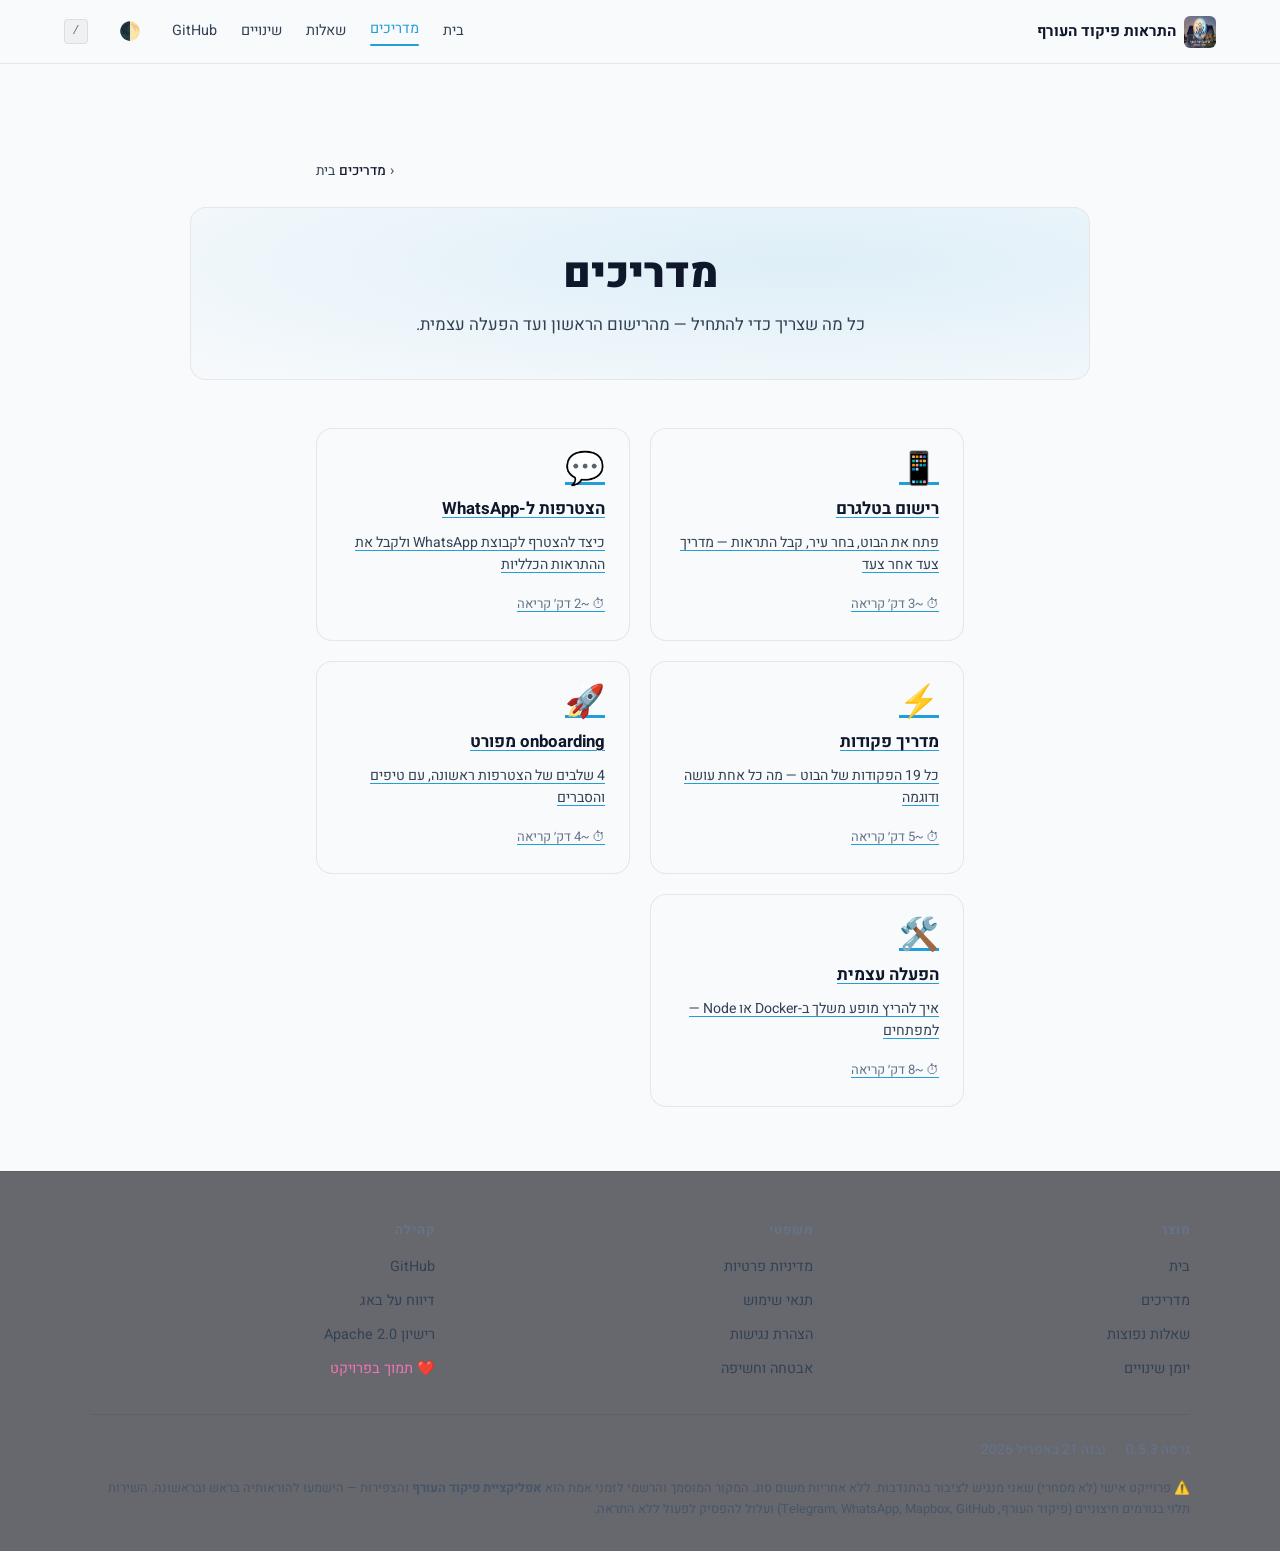
<file: guides/index.html>
<!DOCTYPE html>
<html lang="he" dir="rtl">
<head>
  <!-- Flash prevention: apply saved theme before first paint -->
  <script>(function(){try{var t=localStorage.getItem('theme');if(t==='light'||t==='dark'){document.documentElement.dataset.theme=t;}}catch(e){}}());</script>
  <meta charset="UTF-8">
  <meta name="viewport" content="width=device-width, initial-scale=1">
  <title>מדריכים — התראות פיקוד העורף</title>
  <meta name="description" content="כל המדריכים: רישום בטלגרם, הצטרפות ל-WhatsApp, פקודות הבוט, onboarding, והפעלה עצמית.">
  <link rel="canonical" href="https://yonatan2021.github.io/pikud-haoref-bot-landing/guides/">
  <link rel="alternate" hreflang="he" href="https://yonatan2021.github.io/pikud-haoref-bot-landing/guides/">
  

  <!-- Open Graph -->
  <meta property="og:type" content="website">
  <meta property="og:locale" content="he_IL">
  <meta property="og:site_name" content="התראות פיקוד העורף">
  <meta property="og:title" content="מדריכים — התראות פיקוד העורף">
  <meta property="og:description" content="כל המדריכים: רישום בטלגרם, הצטרפות ל-WhatsApp, פקודות הבוט, onboarding, והפעלה עצמית.">
  <meta property="og:url" content="https://yonatan2021.github.io/pikud-haoref-bot-landing/guides/">
  <meta property="og:image" content="https://yonatan2021.github.io/pikud-haoref-bot-landing/og/guides.png">
  <meta property="og:image:width" content="1200">
  <meta property="og:image:height" content="630">

  <!-- Twitter -->
  <meta name="twitter:card" content="summary_large_image">
  <meta name="twitter:title" content="מדריכים — התראות פיקוד העורף">
  <meta name="twitter:description" content="כל המדריכים: רישום בטלגרם, הצטרפות ל-WhatsApp, פקודות הבוט, onboarding, והפעלה עצמית.">
  <meta name="twitter:image" content="https://yonatan2021.github.io/pikud-haoref-bot-landing/og/guides.png">

  <!-- Theme + icons -->
  <meta name="theme-color" content="#07080f">
  <link rel="icon" href="https://yonatan2021.github.io/pikud-haoref-bot-landing/logo.jpg">

  <!-- Fonts: self-hosted Heebo woff2 preload (critical weights) -->
  <link rel="preload" href="https://yonatan2021.github.io/pikud-haoref-bot-landing/fonts/heebo-400.woff2" as="font" type="font/woff2" crossorigin>
  <link rel="preload" href="https://yonatan2021.github.io/pikud-haoref-bot-landing/fonts/heebo-700.woff2" as="font" type="font/woff2" crossorigin>

  <!-- Hero image preload (home only) -->
  

  <link rel="stylesheet" href="https://yonatan2021.github.io/pikud-haoref-bot-landing/style.css">
  <link rel="stylesheet" href="https://yonatan2021.github.io/pikud-haoref-bot-landing/styles/subpage.css">
<link rel="stylesheet" href="https://yonatan2021.github.io/pikud-haoref-bot-landing/styles/guides.css">

  <!-- JSON-LD structured data -->
  <script type="application/ld+json">{"@context":"https://schema.org","@type":"Organization","name":"התראות פיקוד העורף","url":"https://yonatan2021.github.io/pikud-haoref-bot-landing","logo":"https://yonatan2021.github.io/pikud-haoref-bot-landing/logo.jpg"}</script>
<script type="application/ld+json">{"@context":"https://schema.org","@type":"BreadcrumbList","itemListElement":[{"@type":"ListItem","position":1,"name":"בית","item":"https://yonatan2021.github.io/pikud-haoref-bot-landing/"},{"@type":"ListItem","position":2,"name":"מדריכים","item":"https://yonatan2021.github.io/pikud-haoref-bot-landing/guides/"}]}</script>
<script type="application/ld+json">{"@context":"https://schema.org","@type":"Article","headline":"מדריכים — התראות פיקוד העורף","inLanguage":"he","datePublished":"2026-04-21"}</script>

  <!-- GA4 -->
  <script async src="https://www.googletagmanager.com/gtag/js?id=G-4K6GHXRF9Y"></script>
<script>window.dataLayer=window.dataLayer||[];function gtag(){dataLayer.push(arguments);}gtag('js',new Date());gtag('config','G-4K6GHXRF9Y');</script>
</head>
<body>
<!-- sticky top nav; hamburger via :has + checkbox on mobile -->
<a class="skip-link" href="#main">דלג לתוכן הראשי</a>
<input type="checkbox" id="nav-toggle" class="nav-toggle-input" hidden>
<header class="nav-bar" role="banner">
  <div class="nav-inner">
    <a class="nav-brand" href="https://yonatan2021.github.io/pikud-haoref-bot-landing/" aria-label="דף הבית">
      <img src="https://yonatan2021.github.io/pikud-haoref-bot-landing/logo.jpg" alt="" width="32" height="32" aria-hidden="true">
      <span>התראות פיקוד העורף</span>
    </a>
    <label for="nav-toggle" class="nav-hamburger" aria-label="פתח תפריט" aria-expanded="false">
      <span></span><span></span><span></span>
    </label>
    <nav class="nav-links" aria-label="ניווט ראשי">
      <a href="https://yonatan2021.github.io/pikud-haoref-bot-landing/" data-slug="/">בית</a>
      <a href="https://yonatan2021.github.io/pikud-haoref-bot-landing/guides/" data-slug="/guides/">מדריכים</a>
      <a href="https://yonatan2021.github.io/pikud-haoref-bot-landing/faq/" data-slug="/faq/">שאלות</a>
      <a href="https://yonatan2021.github.io/pikud-haoref-bot-landing/changelog/" data-slug="/changelog/">שינויים</a>
      <a href="https://github.com/yonatan2021/pikud-haoref-bot" rel="noopener" target="_blank">GitHub</a>
      <button class="nav-theme-toggle" aria-label="החלף בין מצב בהיר לכהה" type="button" data-theme-toggle>🌓</button>
      <kbd class="nav-palette-hint" title="פתח פלטה מהירה">/</kbd>
    </nav>
  </div>
</header>
<script>
  // highlight active route — runs before main scripts
  (function(){
    var active = '/guides/' || (location.pathname.endsWith('/') ? location.pathname : location.pathname + '/');
    document.querySelectorAll('.nav-links a[data-slug]').forEach(function(a){
      if (a.dataset.slug === active) { a.setAttribute('aria-current','page'); a.classList.add('is-active'); }
    });
  })();
</script>
<main class="subpage" id="main">
  <nav class="breadcrumb" aria-label="פירורי לחם">
    <ol>
      <li><a href="https://yonatan2021.github.io/pikud-haoref-bot-landing/">בית</a></li>
      <li aria-current="page">מדריכים</li>
    </ol>
  </nav>

  <header class="subpage-hero">
    <h1>מדריכים</h1>
    <p class="subpage-subtitle">כל מה שצריך כדי להתחיל — מהרישום הראשון ועד הפעלה עצמית.</p>
  </header>

  <article class="prose">
    <nav class="subpage-card-grid" aria-label="מדריכים זמינים">
      <a class="subpage-card" href="https://yonatan2021.github.io/pikud-haoref-bot-landing/guides/telegram/">
        <span class="subpage-card-icon" aria-hidden="true">📱</span>
        <h3>רישום בטלגרם</h3>
        <p>פתח את הבוט, בחר עיר, קבל התראות — מדריך צעד אחר צעד</p>
        <span class="read-time">⏱ ~3 דק׳ קריאה</span>
      </a>

      <a class="subpage-card" href="https://yonatan2021.github.io/pikud-haoref-bot-landing/guides/whatsapp/">
        <span class="subpage-card-icon" aria-hidden="true">💬</span>
        <h3>הצטרפות ל-WhatsApp</h3>
        <p>כיצד להצטרף לקבוצת WhatsApp ולקבל את ההתראות הכלליות</p>
        <span class="read-time">⏱ ~2 דק׳ קריאה</span>
      </a>

      <a class="subpage-card" href="https://yonatan2021.github.io/pikud-haoref-bot-landing/guides/commands/">
        <span class="subpage-card-icon" aria-hidden="true">⚡</span>
        <h3>מדריך פקודות</h3>
        <p>כל 19 הפקודות של הבוט — מה כל אחת עושה ודוגמה</p>
        <span class="read-time">⏱ ~5 דק׳ קריאה</span>
      </a>

      <a class="subpage-card" href="https://yonatan2021.github.io/pikud-haoref-bot-landing/guides/onboarding/">
        <span class="subpage-card-icon" aria-hidden="true">🚀</span>
        <h3>onboarding מפורט</h3>
        <p>4 שלבים של הצטרפות ראשונה, עם טיפים והסברים</p>
        <span class="read-time">⏱ ~4 דק׳ קריאה</span>
      </a>

      <a class="subpage-card" href="https://yonatan2021.github.io/pikud-haoref-bot-landing/guides/self-host/">
        <span class="subpage-card-icon" aria-hidden="true">🛠️</span>
        <h3>הפעלה עצמית</h3>
        <p>איך להריץ מופע משלך ב-Docker או Node — למפתחים</p>
        <span class="read-time">⏱ ~8 דק׳ קריאה</span>
      </a>
    </nav>
  </article>
</main>

<footer class="footer footer-legal" role="contentinfo">
  <div class="footer-grid">
    <section>
      <h3>מוצר</h3>
      <a href="https://yonatan2021.github.io/pikud-haoref-bot-landing/">בית</a>
      <a href="https://yonatan2021.github.io/pikud-haoref-bot-landing/guides/">מדריכים</a>
      <a href="https://yonatan2021.github.io/pikud-haoref-bot-landing/faq/">שאלות נפוצות</a>
      <a href="https://yonatan2021.github.io/pikud-haoref-bot-landing/changelog/">יומן שינויים</a>
    </section>
    <section>
      <h3>משפטי</h3>
      <a href="https://yonatan2021.github.io/pikud-haoref-bot-landing/privacy/">מדיניות פרטיות</a>
      <a href="https://yonatan2021.github.io/pikud-haoref-bot-landing/terms/">תנאי שימוש</a>
      <a href="https://yonatan2021.github.io/pikud-haoref-bot-landing/accessibility/">הצהרת נגישות</a>
      <a href="https://yonatan2021.github.io/pikud-haoref-bot-landing/security/">אבטחה וחשיפה</a>
    </section>
    <section>
      <h3>קהילה</h3>
      <a href="https://github.com/yonatan2021/pikud-haoref-bot" rel="noopener" target="_blank">GitHub</a>
      <a href="https://github.com/yonatan2021/pikud-haoref-bot/issues" rel="noopener" target="_blank">דיווח על באג</a>
      <a href="https://github.com/yonatan2021/pikud-haoref-bot/blob/main/LICENSE" rel="noopener" target="_blank">רישיון Apache 2.0</a>
      <a href="https://github.com/sponsors/yonatan2021" rel="noopener" target="_blank" class="sponsor-link">❤️ תמוך בפרויקט</a>
    </section>
  </div>
  <div class="footer-meta">
    <span>גרסה 0.5.3</span> · <span>נבנה 21 באפריל 2026</span>
    <p class="footer-disclaimer">
      &#x26A0;&#xFE0F; פרוייקט אישי (לא מסחרי) שאני מנגיש לציבור בהתנדבות. ללא אחריות משום סוג.
      המקור המוסמך והרשמי לזמני אמת הוא <b>אפליקציית פיקוד העורף</b> והצפירות —
      הישמעו להוראותיה בראש ובראשונה.
      השירות תלוי בגורמים חיצוניים (פיקוד העורף, Telegram, WhatsApp, Mapbox, GitHub)
      ועלול להפסיק לפעול ללא התראה.
    </p>
  </div>
</footer>

  <script>
    // ── 1. Cursor spotlight ─────────────────────────────────────────────────
    document.addEventListener('mousemove', function(e) {
      document.documentElement.style.setProperty('--cursor-x', e.clientX + 'px');
      document.documentElement.style.setProperty('--cursor-y', e.clientY + 'px');
    });

    // ── 2. Scroll reveal (.reveal elements) ─────────────────────────────────
    var revealObserver = new IntersectionObserver(function(entries) {
      entries.forEach(function(e) {
        if (e.isIntersecting) {
          e.target.classList.add('visible');
          revealObserver.unobserve(e.target);
        }
      });
    }, { threshold: 0.05 }); /* reduced from 0.1 — prevents tall sections failing to trigger on short mobile viewports */

    document.querySelectorAll('.reveal').forEach(function(el) {
      revealObserver.observe(el);
    });

    // ── 3. Feature cards stagger reveal ─────────────────────────────────────
    var featureObserver = new IntersectionObserver(function(entries) {
      entries.forEach(function(e) {
        if (e.isIntersecting) {
          e.target.classList.add('visible');
          featureObserver.unobserve(e.target);
        }
      });
    }, { threshold: 0.08 });

    document.querySelectorAll('.feature-card').forEach(function(el, i) {
      // Cap stagger at 300ms — prevents 1.3s wait for last card in a 19-card grid
      el.style.setProperty('--reveal-delay', Math.min(i * 0.07, 0.3) + 's');
      featureObserver.observe(el);
    });

    // ── 4. Count-up animation (stats strip + live counters) ─────────────────
    var countObserver = new IntersectionObserver(function(entries) {
      entries.forEach(function(e) {
        if (!e.isIntersecting) return;
        var el = e.target;
        var target = parseInt(el.dataset.target);
        if (!target || el.classList.contains('counted')) return;
        el.classList.add('counted');
        var startTime = null;
        var duration = 1400;
        var animate = function(ts) {
          if (!startTime) startTime = ts;
          var progress = Math.min((ts - startTime) / duration, 1);
          var eased = 1 - Math.pow(1 - progress, 3);
          el.textContent = Math.floor(eased * target).toLocaleString('he-IL');
          if (progress < 1) {
            requestAnimationFrame(animate);
          } else {
            el.textContent = target.toLocaleString('he-IL');
            el.classList.add('stat-counted');
            setTimeout(function() { el.classList.remove('stat-counted'); }, 600);
          }
        };
        requestAnimationFrame(animate);
      });
    }, { threshold: 0.5 });

    document.querySelectorAll('[data-target]').forEach(function(el) {
      countObserver.observe(el);
    });

    // ── 5. How It Works — connector line animation on scroll ────────────────
    var howSection = document.querySelector('.how-it-works');
    if (howSection) {
      var howObserver = new IntersectionObserver(function(entries) {
        if (entries[0].isIntersecting) {
          howSection.classList.add('animated');
          howObserver.disconnect();
        }
      }, { threshold: 0.3 });
      howObserver.observe(howSection);
    }

    // ── 6. Mobile: feature tabs, show-more, compact cards ─────────────────
    var isMobile = window.matchMedia('(max-width: 900px)');

    // 6a. Tab switcher for feature panels
    var tabs = document.querySelectorAll('.features-tab');
    var panels = [document.getElementById('panel-user'), document.getElementById('panel-dev')];

    function activateTab(selectedTab) {
      tabs.forEach(function(tab) {
        var isSelected = tab === selectedTab;
        tab.classList.toggle('features-tab--active', isSelected);
        tab.setAttribute('aria-selected', isSelected);
      });
      var activeId = selectedTab.getAttribute('aria-controls');
      panels.forEach(function(panel) {
        if (!panel) return;
        var show = panel.id === activeId;
        panel.hidden = !show;
        panel.style.display = show ? '' : 'none';
      });
    }

    function initMobileTabs() {
      if (isMobile.matches) {
        // On mobile: show only user panel initially
        if (panels[1]) { panels[1].hidden = true; panels[1].style.display = 'none'; }
      } else {
        // On desktop: show both, remove hidden
        panels.forEach(function(p) { if (p) { p.hidden = false; p.style.display = ''; } });
      }
    }

    tabs.forEach(function(tab) {
      tab.addEventListener('click', function() { activateTab(tab); });
    });

    initMobileTabs();
    isMobile.addEventListener('change', initMobileTabs);

    // 6b. "Show more" buttons for feature grids
    document.querySelectorAll('.features-show-more').forEach(function(btn) {
      var grid = btn.previousElementSibling;
      if (!grid || !grid.classList.contains('features-grid')) return;
      var total = grid.querySelectorAll('.feature-card').length;
      var hiddenCount = Math.max(0, total - 6);
      if (hiddenCount > 0) {
        btn.textContent = 'הצג עוד (' + hiddenCount + ')';
      }
      btn.addEventListener('click', function() {
        var expanded = grid.classList.toggle('expanded');
        btn.setAttribute('aria-expanded', expanded);
        btn.textContent = expanded ? 'הצג פחות' : 'הצג עוד (' + hiddenCount + ')';
      });
    });

    // 6c. Compact cards — tap to expand description on mobile
    document.querySelectorAll('.feature-card').forEach(function(card) {
      card.addEventListener('click', function() {
        if (!isMobile.matches) return;
        card.classList.toggle('expanded');
      });
    });

    // 6d. What's New show-more
    var clBtn = document.querySelector('.changelog-show-more');
    if (clBtn) {
      var wnGrid = document.querySelector('.wn-grid');
      clBtn.addEventListener('click', function() {
        if (!wnGrid) return;
        var expanded = wnGrid.classList.toggle('expanded');
        clBtn.setAttribute('aria-expanded', expanded);
        clBtn.textContent = expanded ? 'הצג פחות' : 'עוד עדכונים';
      });
    }

    // 6e. FAB auto-hide near CTA section
    var fab = document.querySelector('.mobile-fab');
    var ctaSection = document.querySelector('.cta-section');
    if (fab && ctaSection) {
      var fabObserver = new IntersectionObserver(function(entries) {
        fab.classList.toggle('mobile-fab--hidden', entries[0].isIntersecting);
      }, { threshold: 0.2 });
      fabObserver.observe(ctaSection);
    }

    // ── 7. Interactive city preview — custom dropdown ────────────────────────
    var cityBubble     = document.getElementById('city-preview-bubble');
    var previewCity    = document.getElementById('preview-city');
    var previewZone    = document.getElementById('preview-zone');
    var previewSeconds = document.getElementById('preview-seconds');
    var previewBar     = document.getElementById('preview-bar');

    function buildBar(seconds) {
      var bar = '';
      for (var b = 0; b < 5; b++) { bar += '🟥'; }
      return bar;
    }

    function showCityPreview(val) {
      if (!val) { if (cityBubble) cityBubble.hidden = true; return; }
      var parts = val.split('|');
      var city = parts[0] || '';
      var zone = parts[1] || '';
      var secs = parseInt(parts[2], 10) || 45;
      if (previewCity)    previewCity.textContent    = city;
      if (previewZone)    previewZone.textContent    = zone;
      if (previewSeconds) previewSeconds.textContent = String(secs);
      if (previewBar)     previewBar.textContent     = buildBar(secs) + ' ▸ ' + zone + ' (1)';
      if (cityBubble) {
        cityBubble.hidden = false;
        cityBubble.classList.add('city-preview-bubble--animate');
        setTimeout(function() { cityBubble.classList.remove('city-preview-bubble--animate'); }, 400);
      }
    }

    var cityDropdown     = document.getElementById('city-dropdown');
    var cityDropdownBtn  = document.getElementById('city-dropdown-btn');
    var cityDropdownList = document.getElementById('city-dropdown-list');
    var cityDropdownVal  = document.getElementById('city-dropdown-value');

    function closeCityDd() { if (cityDropdown) cityDropdown.setAttribute('aria-expanded','false'); }
    function openCityDd()  { if (cityDropdown) cityDropdown.setAttribute('aria-expanded','true');  }

    if (cityDropdownBtn) {
      cityDropdownBtn.addEventListener('click', function(e) {
        e.stopPropagation();
        cityDropdown.getAttribute('aria-expanded') === 'true' ? closeCityDd() : openCityDd();
      });
    }

    if (cityDropdownList) {
      cityDropdownList.querySelectorAll('.city-dropdown-item').forEach(function(item) {
        item.addEventListener('click', function() {
          var val  = item.dataset.value;
          var text = item.textContent.trim();
          if (cityDropdownVal) cityDropdownVal.textContent = val ? text : '— בחר עיר —';
          cityDropdownList.querySelectorAll('.city-dropdown-item').forEach(function(i) {
            i.classList.remove('city-dropdown-item--selected');
            i.setAttribute('aria-selected', 'false');
          });
          item.classList.add('city-dropdown-item--selected');
          item.setAttribute('aria-selected', 'true');
          closeCityDd();
          showCityPreview(val);
        });
      });
    }

    document.addEventListener('click', function(e) {
      if (cityDropdown && !cityDropdown.contains(e.target)) closeCityDd();
    });
    document.addEventListener('keydown', function(e) {
      if (e.key === 'Escape' && cityDropdown && cityDropdown.getAttribute('aria-expanded') === 'true') {
        closeCityDd();
        if (cityDropdownBtn) cityDropdownBtn.focus();
      }
    });

    // ── Keyboard navigation for city dropdown ────────────────────────────────
    if (cityDropdownBtn) {
      cityDropdownBtn.addEventListener('keydown', function(e) {
        if (e.key === 'ArrowDown' || e.key === 'Enter' || e.key === ' ') {
          e.preventDefault();
          openCityDd();
          var firstItem = cityDropdownList
            ? cityDropdownList.querySelector('.city-dropdown-item:not(.city-dropdown-item--placeholder)')
            : null;
          if (firstItem) {
            firstItem.setAttribute('tabindex', '0');
            firstItem.focus();
          }
        }
      });
    }

    if (cityDropdownList) {
      var allItems = Array.from(
        cityDropdownList.querySelectorAll('.city-dropdown-item:not(.city-dropdown-item--placeholder)')
      );
      allItems.forEach(function(item, idx) {
        item.setAttribute('tabindex', '-1');
        item.addEventListener('keydown', function(e) {
          if (e.key === 'ArrowDown') {
            e.preventDefault();
            var next = allItems[idx + 1];
            if (next) { next.setAttribute('tabindex', '0'); next.focus(); }
          } else if (e.key === 'ArrowUp') {
            e.preventDefault();
            if (idx === 0) {
              if (cityDropdownBtn) cityDropdownBtn.focus();
            } else {
              var prev = allItems[idx - 1];
              if (prev) { prev.setAttribute('tabindex', '0'); prev.focus(); }
            }
          } else if (e.key === 'Enter' || e.key === ' ') {
            e.preventDefault();
            item.click();
            if (cityDropdownBtn) cityDropdownBtn.focus();
          } else if (e.key === 'Escape') {
            e.preventDefault();
            closeCityDd();
            if (cityDropdownBtn) cityDropdownBtn.focus();
          }
        });
        /* Reset tabindex on blur so only one item is reachable at a time */
        item.addEventListener('blur', function() {
          item.setAttribute('tabindex', '-1');
        });
      });
    }

    // ── 8a. Screenshots — touch pause/resume ─────────────────────────────────
    var screenshotsTrack = document.querySelector('.screenshots-track');
    if (screenshotsTrack) {
      screenshotsTrack.addEventListener('touchstart', function() {
        screenshotsTrack.style.animationPlayState = 'paused';
      }, { passive: true });
      screenshotsTrack.addEventListener('touchend', function() {
        screenshotsTrack.style.animationPlayState = '';
      }, { passive: true });
    }

    // ── 8. FAQ chat bubbles ───────────────────────────────────────────────────
    document.querySelectorAll('.faq-item').forEach(function(item) {
      var btn = item.querySelector('.faq-q');
      var ans = item.querySelector('.faq-a');
      if (!btn || !ans) return;
      btn.addEventListener('click', function() {
        var isOpen = btn.getAttribute('aria-expanded') === 'true';
        // Close all others
        document.querySelectorAll('.faq-item').forEach(function(other) {
          var ob = other.querySelector('.faq-q');
          var oa = other.querySelector('.faq-a');
          if (ob && oa && other !== item) {
            ob.setAttribute('aria-expanded', 'false');
            ob.classList.remove('faq-q--open');
            oa.setAttribute('aria-hidden', 'true');
            oa.style.maxHeight = '';
            oa.style.opacity = '';
          }
        });
        // Toggle this one
        var opening = !isOpen;
        btn.setAttribute('aria-expanded', String(opening));
        btn.classList.toggle('faq-q--open', opening);
        ans.setAttribute('aria-hidden', String(!opening));
        if (opening) {
          ans.style.maxHeight = ans.scrollHeight + 'px';
          ans.style.opacity = '1';
        } else {
          ans.style.maxHeight = '';
          ans.style.opacity = '';
        }
      });
    });

    // ── 9. Command palette ────────────────────────────────────────────────────
    var cmdOverlay = document.getElementById('cmd-overlay');
    var cmdInput   = document.getElementById('cmd-input');
    var cmdList    = document.getElementById('cmd-list');
    var cmdClose   = document.getElementById('cmd-close');
    var cmdTrigger = document.getElementById('cmd-trigger');

    function openCmdPalette() {
      if (!cmdOverlay) return;
      cmdOverlay.hidden = false;
      filterCmdItems('');
      setTimeout(function() { if (cmdInput) cmdInput.focus(); }, 50);
    }

    function closeCmdPalette() {
      if (!cmdOverlay) return;
      cmdOverlay.hidden = true;
      if (cmdInput) cmdInput.value = '';
      setCmdActive(null);
    }

    function filterCmdItems(query) {
      if (!cmdList) return;
      var items = cmdList.querySelectorAll('.cmd-item');
      var q = query.replace(/^\//, '').toLowerCase();
      items.forEach(function(item) {
        var cmd = (item.dataset.cmd || '').toLowerCase();
        var desc = (item.querySelector('.cmd-desc') || {}).textContent || '';
        item.style.display = (!q || cmd.includes(q) || desc.includes(q)) ? '' : 'none';
      });
      // Auto-select first visible
      var first = cmdList.querySelector('.cmd-item:not([style*="none"])');
      setCmdActive(first || null);
    }

    var activeCmd = null;
    function setCmdActive(el) {
      if (activeCmd) activeCmd.classList.remove('cmd-item--active');
      activeCmd = el;
      if (activeCmd) activeCmd.classList.add('cmd-item--active');
    }

    function activateCmd(el) {
      if (!el) return;
      closeCmdPalette();
      var target = el.dataset.target;
      var href   = el.dataset.href;
      var isExternal = el.dataset.external === 'true';
      if (target) {
        var section = document.querySelector(target);
        if (section) section.scrollIntoView({ behavior: 'smooth', block: 'start' });
      } else if (href) {
        if (isExternal) {
          window.open(href, '_blank', 'noopener,noreferrer');
        } else {
          window.location.href = href;
        }
      }
    }

    if (cmdInput) {
      cmdInput.addEventListener('input', function() { filterCmdItems(cmdInput.value); });
      cmdInput.addEventListener('keydown', function(e) {
        var items = Array.prototype.slice.call(
          cmdList ? cmdList.querySelectorAll('.cmd-item:not([style*="none"])') : []
        );
        var idx = items.indexOf(activeCmd);
        if (e.key === 'ArrowDown') {
          e.preventDefault();
          setCmdActive(items[Math.min(idx + 1, items.length - 1)]);
        } else if (e.key === 'ArrowUp') {
          e.preventDefault();
          setCmdActive(items[Math.max(idx - 1, 0)]);
        } else if (e.key === 'Enter') {
          e.preventDefault();
          activateCmd(activeCmd);
        } else if (e.key === 'Escape') {
          closeCmdPalette();
        }
      });
    }

    if (cmdList) {
      cmdList.querySelectorAll('.cmd-item').forEach(function(item) {
        item.addEventListener('mouseenter', function() { setCmdActive(item); });
        item.addEventListener('click', function() { activateCmd(item); });
      });
    }

    if (cmdClose)   { cmdClose.addEventListener('click', closeCmdPalette); }
    if (cmdTrigger) { cmdTrigger.addEventListener('click', openCmdPalette); }

    if (cmdOverlay) {
      cmdOverlay.addEventListener('click', function(e) {
        if (e.target === cmdOverlay) closeCmdPalette();
      });
    }

    // "/" key opens palette (not when inside an input/textarea/select)
    document.addEventListener('keydown', function(e) {
      if (e.key === '/' && !['INPUT','TEXTAREA','SELECT'].includes(document.activeElement.tagName)) {
        e.preventDefault();
        openCmdPalette();
      }
      if (e.key === 'Escape' && cmdOverlay && !cmdOverlay.hidden) {
        closeCmdPalette();
      }
    });

    // ── 11. Copy-to-clipboard (npx command) ──────────────────────────────────
    document.querySelectorAll('.copy-btn').forEach(function(btn) {
      btn.addEventListener('click', function() {
        var text = btn.dataset.copy;
        var apply = function() {
          btn.classList.add('copied');
          setTimeout(function() { btn.classList.remove('copied'); }, 2000);
        };
        if (navigator.clipboard && navigator.clipboard.writeText) {
          navigator.clipboard.writeText(text).then(apply).catch(function(err) {
            console.warn('[copy-btn] Clipboard API write failed:', err);
          });
        } else {
          var ta = document.createElement('textarea');
          ta.value = text;
          ta.style.cssText = 'position:fixed;opacity:0;';
          document.body.appendChild(ta);
          ta.select();
          try {
            document.execCommand('copy');
            apply();
          } catch(err) {
            console.warn('[copy-btn] execCommand copy failed:', err);
          }
          document.body.removeChild(ta);
        }
      });
    });

    // ── 12. Alert Simulator v2 — Telegram-clone bubble ───────────────────────
    (function() {
      var SIM_DATA = {
        'חיפה':        { zone: 'חיפה',              cities: ['חיפה','קריית ים','קריית אתא','חוף הכרמל'],       seconds: 90 },
        'תל אביב':     { zone: 'גוש דן',             cities: ['תל אביב','רמת גן','גבעתיים','בני ברק'],          seconds: 90 },
        'באר שבע':     { zone: 'שפלת יהודה',         cities: ['באר שבע','אשקלון','קריית גת','נתיבות'],          seconds: 60 },
        'אשדוד':       { zone: 'שפלת יהודה',         cities: ['אשדוד','אשקלון','קריית מלאכי','גן יבנה'],        seconds: 45 },
        'ירושלים':     { zone: 'ירושלים',            cities: ['ירושלים','מבשרת ציון','מעלה אדומים','בית שמש'],  seconds: 90 },
        'נתניה':       { zone: 'השרון',               cities: ['נתניה','רעננה','הוד השרון','כפר סבא'],            seconds: 90 },
        'פתח תקווה':   { zone: 'גוש דן',             cities: ['פתח תקווה','ראש העין','אלעד','רמלה'],             seconds: 90 },
        'ראשון לציון': { zone: 'גוש דן',             cities: ['ראשון לציון','חולון','בת ים','אור יהודה'],        seconds: 90 },
        'חדרה':        { zone: 'חדרה ועמק יזרעאל',   cities: ['חדרה','פרדס חנה','זיכרון יעקב','בנימינה'],        seconds: 90 },
        'אשקלון':      { zone: 'שפלת יהודה',         cities: ['אשקלון','שקמים','מיגדל הנגב','ברכיה'],           seconds: 30 },
        'עכו':         { zone: 'חיפה',               cities: ['עכו','נהריה','כרמיאל','מעלות-תרשיחא'],           seconds: 90 },
        'נצרת':        { zone: 'הגליל',              cities: ['נצרת','עפולה','יזרעאל','שפרעם'],                  seconds: 90 },
        'אילת':        { zone: 'אילת',               cities: ['אילת'],                                           seconds: 180 },
        'מודיעין':     { zone: 'ירושלים',            cities: ['מודיעין','מכבים-רעות','שוהם','אבן יהודה'],        seconds: 90 },
        'רחובות':      { zone: 'גוש דן',             cities: ['רחובות','נס ציונה','יבנה','גדרה'],                seconds: 90 },
        'כפר סבא':     { zone: 'השרון',              cities: ['כפר סבא','רעננה','אלקנה','עמנואל'],               seconds: 90 },
        'טבריה':       { zone: 'כינרת',              cities: ['טבריה','כינרת','מגדל','גינוסר'],                  seconds: 90 },
        'צפת':         { zone: 'הגליל העליון',        cities: ['צפת','מירון','ביריה','עמוקה'],                    seconds: 90 },
        'דימונה':      { zone: 'הנגב',               cities: ['דימונה','ערד','ירוחם','מצפה רמון'],               seconds: 60 },
        'קריית שמונה': { zone: 'הגליל העליון',        cities: ['קריית שמונה','מטולה','מנרה','כפר בלום'],          seconds: 30 }
      };
      var CAT_EMOJI = '🔴';
      var CAT_NAME  = 'ירי רקטות וטילים';
      var CAT_INSTR = '\u{1F6E1} להיכנס למרחב מוגן ולהישאר בו 10 דקות';

      var simInput    = document.getElementById('sim-city-input');
      var simSugList  = document.getElementById('sim-city-suggestions');
      var simRun      = document.getElementById('sim-run');
      var simPulse    = document.getElementById('sim-pulse');
      var tgBubble    = document.getElementById('tg-bubble');
      var tgHeader    = document.getElementById('tg-alert-header');
      var tgZones     = document.getElementById('tg-alert-zones');
      var tgCities    = document.getElementById('tg-alert-cities');
      var tgInstr     = document.getElementById('tg-alert-instructions');
      var tgCountdown = document.getElementById('tg-countdown-value');
      var tgFill      = document.getElementById('tg-countdown-fill');
      var tgTime      = document.getElementById('tg-bubble-time');

      if (!simInput) return;

      var allCities = Object.keys(SIM_DATA);
      var selectedCity = null;
      var cdTimer = null;

      function fmtMmSs(s) {
        var m = Math.floor(s / 60), sec = s % 60;
        return (m < 10 ? '0' + m : String(m)) + ':' + (sec < 10 ? '0' + sec : String(sec));
      }

      function buildSuggestions(q) {
        if (!simSugList) return;
        while (simSugList.firstChild) simSugList.removeChild(simSugList.firstChild);
        var matches = q
          ? allCities.filter(function(c) { return c.indexOf(q) !== -1; })
          : ['חיפה','תל אביב','באר שבע','אשדוד'];
        if (!matches.length) { simSugList.hidden = true; return; }
        matches.slice(0, 6).forEach(function(city) {
          var li = document.createElement('li');
          li.className = 'sim-suggestion';
          li.setAttribute('role', 'option');
          li.textContent = city;
          li.addEventListener('mousedown', function(ev) {
            ev.preventDefault();
            selectCity(city);
          });
          simSugList.appendChild(li);
        });
        simSugList.hidden = false;
      }

      function selectCity(city) {
        selectedCity = city;
        if (simInput) simInput.value = city;
        if (simSugList) simSugList.hidden = true;
      }

      simInput.addEventListener('input',  function() { buildSuggestions(simInput.value.trim()); });
      simInput.addEventListener('focus',  function() { buildSuggestions(simInput.value.trim()); });
      simInput.addEventListener('blur',   function() { setTimeout(function() { if (simSugList) simSugList.hidden = true; }, 150); });
      simInput.addEventListener('keydown', function(ev) {
        if (ev.key === 'Enter') {
          if (simSugList && !simSugList.hidden) {
            var first = simSugList.querySelector('.sim-suggestion');
            if (first) selectCity(first.textContent.trim());
          }
          runSim();
        }
      });

      // Wire static suggestion items already in HTML
      if (simSugList) {
        simSugList.querySelectorAll('.sim-suggestion').forEach(function(li) {
          li.addEventListener('mousedown', function(ev) {
            ev.preventDefault();
            selectCity(li.dataset.city || li.textContent.trim());
          });
        });
      }

      function runSim() {
        var city = selectedCity || (simInput ? simInput.value.trim() : '') || 'תל אביב';
        var data = SIM_DATA[city] || SIM_DATA['תל אביב'];

        if (tgHeader) {
          while (tgHeader.firstChild) tgHeader.removeChild(tgHeader.firstChild);
          tgHeader.appendChild(document.createTextNode(CAT_EMOJI + ' '));
          var b = document.createElement('b');
          b.textContent = CAT_NAME;
          tgHeader.appendChild(b);
        }
        if (tgZones) {
          while (tgZones.firstChild) tgZones.removeChild(tgZones.firstChild);
          var bz = document.createElement('b');
          bz.textContent = '\u25B8 ' + data.zone;
          tgZones.appendChild(bz);
        }
        if (tgCities) tgCities.textContent = data.cities.join(' \u00B7 ');
        if (tgInstr)  tgInstr.textContent  = CAT_INSTR;

        var now = new Date();
        var hh = now.getHours(), mm = now.getMinutes();
        if (tgTime) tgTime.textContent = (hh < 10 ? '0' + hh : hh) + ':' + (mm < 10 ? '0' + mm : mm);

        var total = data.seconds;
        var remaining = total;
        if (tgCountdown) tgCountdown.textContent = fmtMmSs(remaining);
        if (tgFill) {
          tgFill.style.transition = 'none';
          tgFill.style.transform  = 'scaleX(1)';
        }
        if (simPulse) simPulse.hidden = false;
        if (tgBubble) tgBubble.hidden = false;

        requestAnimationFrame(function() {
          if (tgFill) {
            tgFill.style.transition = 'transform ' + total + 's linear';
            tgFill.style.transform  = 'scaleX(0)';
          }
        });

        if (cdTimer) clearInterval(cdTimer);
        cdTimer = setInterval(function() {
          remaining = Math.max(0, remaining - 1);
          if (tgCountdown) tgCountdown.textContent = fmtMmSs(remaining);
          if (remaining === 0) clearInterval(cdTimer);
        }, 1000);
      }

      if (simRun) simRun.addEventListener('click', runSim);
    })();

    // ── 13. Light/Dark theme toggle ───────────────────────────────────────────
    document.addEventListener('click', function(ev) {
      var btn = ev.target.closest('[data-theme-toggle]');
      if (!btn) return;
      var cur = document.documentElement.dataset.theme;
      var prefersDark = window.matchMedia('(prefers-color-scheme: dark)').matches;
      var next = cur === 'dark' ? 'light' : cur === 'light' ? 'dark' : (prefersDark ? 'light' : 'dark');
      document.documentElement.dataset.theme = next;
      try { localStorage.setItem('theme', next); } catch(e) {}
    });

  </script>

  <!-- All routes for command palette — injected at build time -->
  <script>window.__ROUTES = [{"slug":"https://yonatan2021.github.io/pikud-haoref-bot-landing/","title":"התראות פיקוד העורף"},{"slug":"https://yonatan2021.github.io/pikud-haoref-bot-landing/changelog/","title":"יומן שינויים"},{"slug":"https://yonatan2021.github.io/pikud-haoref-bot-landing/faq/","title":"שאלות נפוצות"},{"slug":"https://yonatan2021.github.io/pikud-haoref-bot-landing/privacy/","title":"מדיניות פרטיות"},{"slug":"https://yonatan2021.github.io/pikud-haoref-bot-landing/terms/","title":"תנאי שימוש"},{"slug":"https://yonatan2021.github.io/pikud-haoref-bot-landing/accessibility/","title":"הצהרת נגישות"},{"slug":"https://yonatan2021.github.io/pikud-haoref-bot-landing/security/","title":"אבטחה וחשיפה אחראית"},{"slug":"https://yonatan2021.github.io/pikud-haoref-bot-landing/guides/","title":"מדריכים"},{"slug":"https://yonatan2021.github.io/pikud-haoref-bot-landing/guides/telegram/","title":"רישום בטלגרם"},{"slug":"https://yonatan2021.github.io/pikud-haoref-bot-landing/guides/whatsapp/","title":"הצטרפות ל-WhatsApp"},{"slug":"https://yonatan2021.github.io/pikud-haoref-bot-landing/guides/commands/","title":"19 פקודות הבוט"},{"slug":"https://yonatan2021.github.io/pikud-haoref-bot-landing/guides/onboarding/","title":"onboarding מפורט"},{"slug":"https://yonatan2021.github.io/pikud-haoref-bot-landing/guides/self-host/","title":"הפעלה עצמית"}];</script>

  <script>
    // ── 14. Command Palette — routes extension ────────────────────────────────
    (function() {
      var cmdList = document.getElementById('cmd-list');
      if (!cmdList || !window.__ROUTES) return;
      window.__ROUTES.forEach(function(route) {
        var li = document.createElement('li');
        li.className = 'cmd-item cmd-item--route';
        li.setAttribute('data-href', route.slug);
        li.setAttribute('data-cmd', route.title);
        var iconSpan = document.createElement('span');
        iconSpan.className = 'cmd-icon';
        iconSpan.textContent = '\uD83D\uDD17';
        var labelSpan = document.createElement('span');
        labelSpan.className = 'cmd-label';
        labelSpan.textContent = '\u05E0\u05D5\u05D5\u05D8: ' + route.title;
        var descSpan = document.createElement('span');
        descSpan.className = 'cmd-desc';
        descSpan.textContent = route.slug;
        li.appendChild(iconSpan);
        li.appendChild(labelSpan);
        li.appendChild(descSpan);
        li.addEventListener('mouseenter', function() {
          if (typeof setCmdActive === 'function') setCmdActive(li);
        });
        li.addEventListener('click', function() {
          if (typeof closeCmdPalette === 'function') closeCmdPalette();
          window.location.href = route.slug;
        });
        cmdList.appendChild(li);
      });
    })();
  </script>

</body>
</html>
</file>
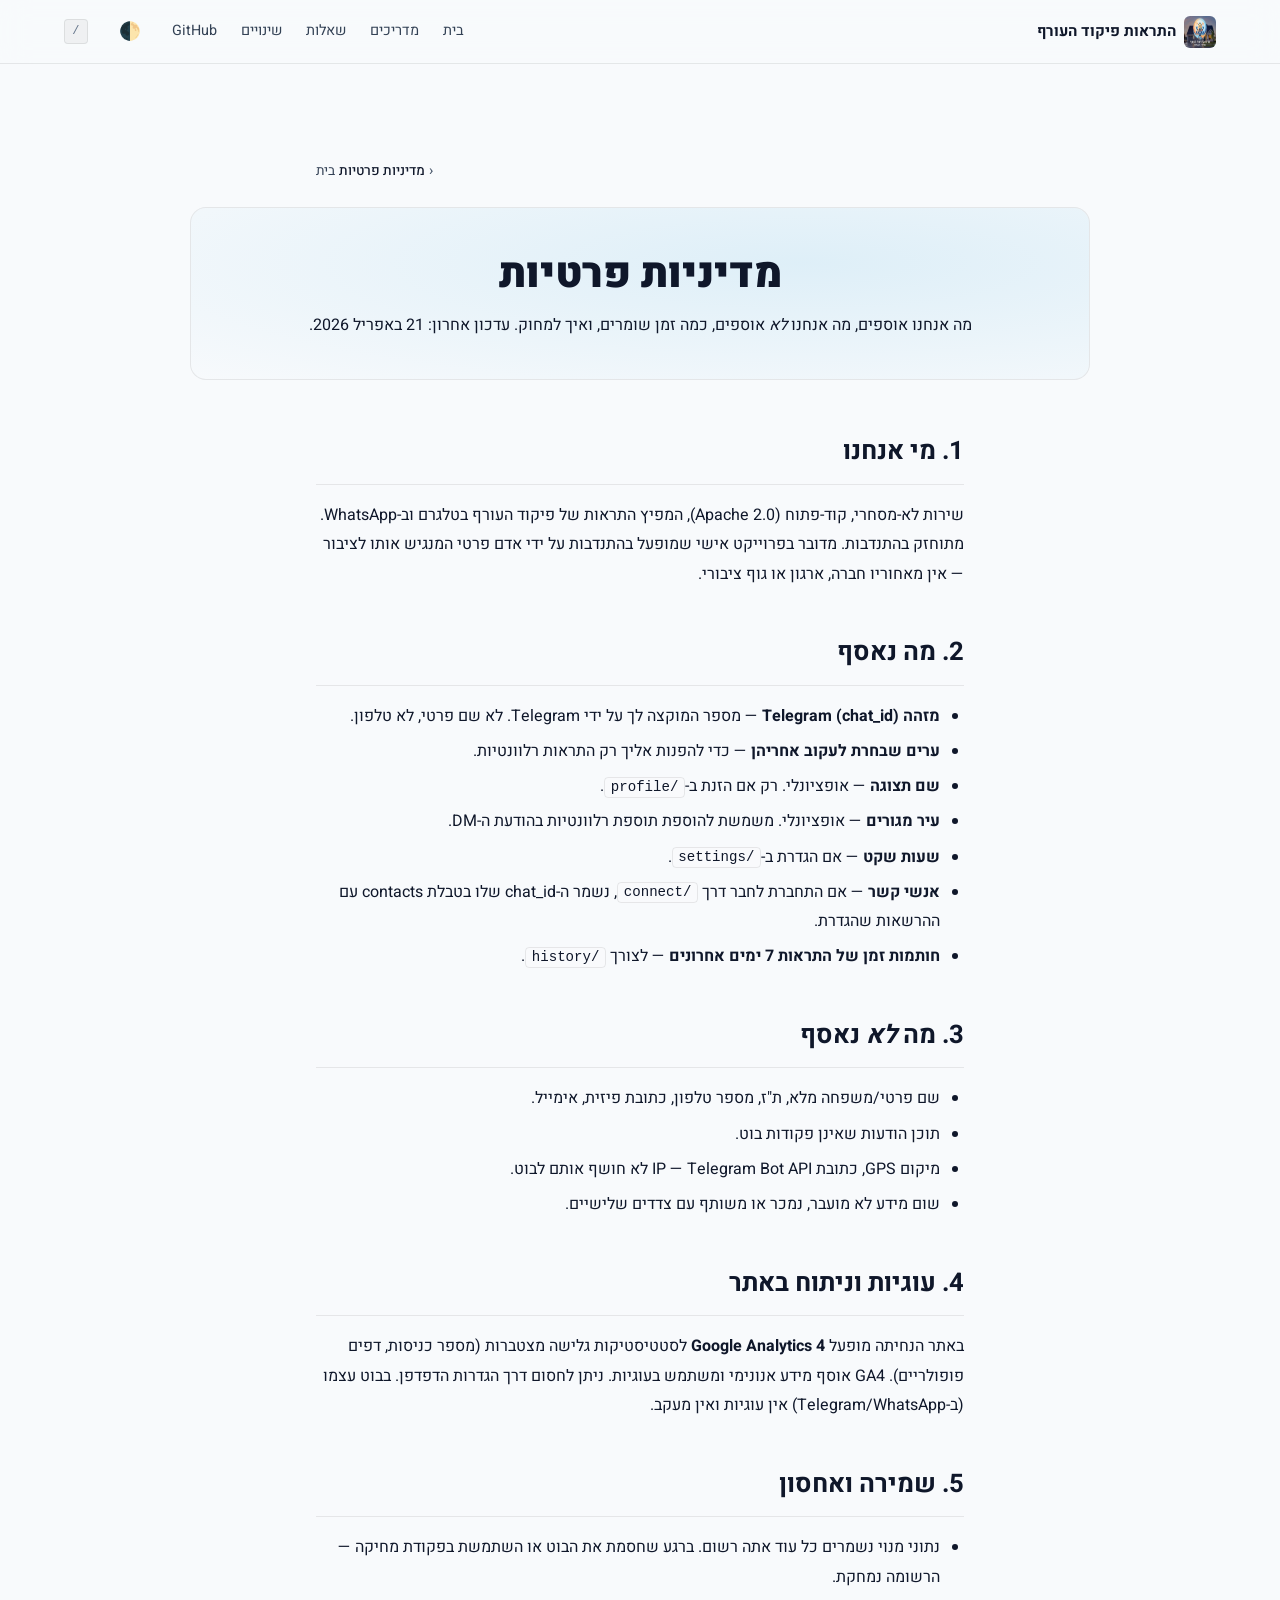
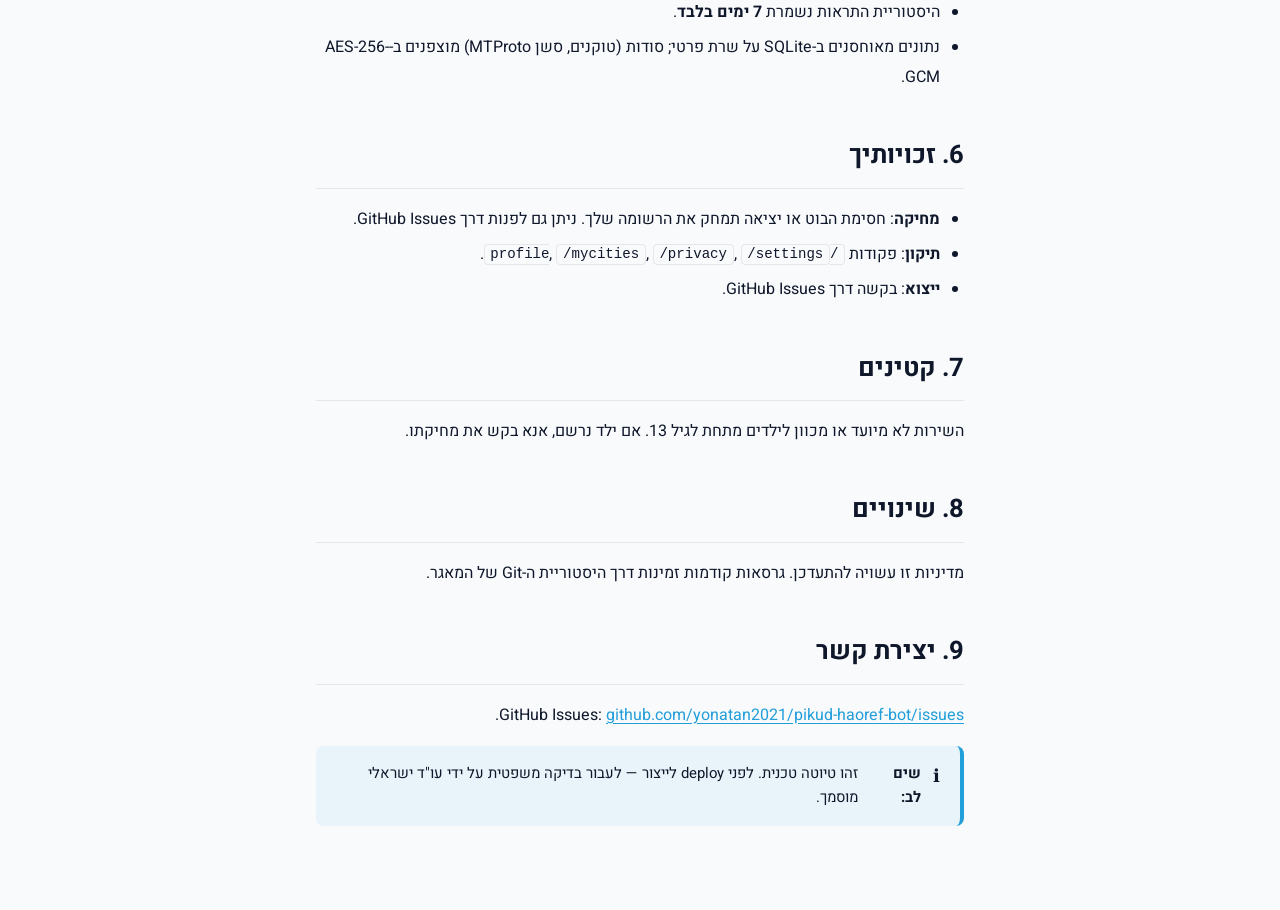
<file: privacy/index.html>
<!DOCTYPE html>
<html lang="he" dir="rtl">
<head>
  <!-- Flash prevention: apply saved theme before first paint -->
  <script>(function(){try{var t=localStorage.getItem('theme');if(t==='light'||t==='dark'){document.documentElement.dataset.theme=t;}}catch(e){}}());</script>
  <meta charset="UTF-8">
  <meta name="viewport" content="width=device-width, initial-scale=1">
  <title>מדיניות פרטיות — התראות פיקוד העורף</title>
  <meta name="description" content="מה אנחנו אוספים, מה לא, כמה זמן, ואיך למחוק. בלי שטויות.">
  <link rel="canonical" href="https://yonatan2021.github.io/pikud-haoref-bot-landing/privacy/">
  <link rel="alternate" hreflang="he" href="https://yonatan2021.github.io/pikud-haoref-bot-landing/privacy/">
  <meta name="robots" content="noindex, nofollow">

  <!-- Open Graph -->
  <meta property="og:type" content="website">
  <meta property="og:locale" content="he_IL">
  <meta property="og:site_name" content="התראות פיקוד העורף">
  <meta property="og:title" content="מדיניות פרטיות — התראות פיקוד העורף">
  <meta property="og:description" content="מה אנחנו אוספים, מה לא, כמה זמן, ואיך למחוק. בלי שטויות.">
  <meta property="og:url" content="https://yonatan2021.github.io/pikud-haoref-bot-landing/privacy/">
  <meta property="og:image" content="https://yonatan2021.github.io/pikud-haoref-bot-landing/og/privacy.png">
  <meta property="og:image:width" content="1200">
  <meta property="og:image:height" content="630">

  <!-- Twitter -->
  <meta name="twitter:card" content="summary_large_image">
  <meta name="twitter:title" content="מדיניות פרטיות — התראות פיקוד העורף">
  <meta name="twitter:description" content="מה אנחנו אוספים, מה לא, כמה זמן, ואיך למחוק. בלי שטויות.">
  <meta name="twitter:image" content="https://yonatan2021.github.io/pikud-haoref-bot-landing/og/privacy.png">

  <!-- Theme + icons -->
  <meta name="theme-color" content="#07080f">
  <link rel="icon" href="https://yonatan2021.github.io/pikud-haoref-bot-landing/logo.jpg">

  <!-- Fonts: self-hosted Heebo woff2 preload (critical weights) -->
  <link rel="preload" href="https://yonatan2021.github.io/pikud-haoref-bot-landing/fonts/heebo-400.woff2" as="font" type="font/woff2" crossorigin>
  <link rel="preload" href="https://yonatan2021.github.io/pikud-haoref-bot-landing/fonts/heebo-700.woff2" as="font" type="font/woff2" crossorigin>

  <!-- Hero image preload (home only) -->
  

  <link rel="stylesheet" href="https://yonatan2021.github.io/pikud-haoref-bot-landing/style.css">
  <link rel="stylesheet" href="https://yonatan2021.github.io/pikud-haoref-bot-landing/styles/subpage.css">

  <!-- JSON-LD structured data -->
  <script type="application/ld+json">{"@context":"https://schema.org","@type":"Organization","name":"התראות פיקוד העורף","url":"https://yonatan2021.github.io/pikud-haoref-bot-landing","logo":"https://yonatan2021.github.io/pikud-haoref-bot-landing/logo.jpg"}</script>
<script type="application/ld+json">{"@context":"https://schema.org","@type":"BreadcrumbList","itemListElement":[{"@type":"ListItem","position":1,"name":"בית","item":"https://yonatan2021.github.io/pikud-haoref-bot-landing/"},{"@type":"ListItem","position":2,"name":"מדיניות פרטיות","item":"https://yonatan2021.github.io/pikud-haoref-bot-landing/privacy/"}]}</script>

  <!-- GA4 -->
  <script async src="https://www.googletagmanager.com/gtag/js?id=G-4K6GHXRF9Y"></script>
<script>window.dataLayer=window.dataLayer||[];function gtag(){dataLayer.push(arguments);}gtag('js',new Date());gtag('config','G-4K6GHXRF9Y');</script>
</head>
<body>
<!-- sticky top nav; hamburger via :has + checkbox on mobile -->
<a class="skip-link" href="#main">דלג לתוכן הראשי</a>
<input type="checkbox" id="nav-toggle" class="nav-toggle-input" hidden>
<header class="nav-bar" role="banner">
  <div class="nav-inner">
    <a class="nav-brand" href="https://yonatan2021.github.io/pikud-haoref-bot-landing/" aria-label="דף הבית">
      <img src="https://yonatan2021.github.io/pikud-haoref-bot-landing/logo.jpg" alt="" width="32" height="32" aria-hidden="true">
      <span>התראות פיקוד העורף</span>
    </a>
    <label for="nav-toggle" class="nav-hamburger" aria-label="פתח תפריט" aria-expanded="false">
      <span></span><span></span><span></span>
    </label>
    <nav class="nav-links" aria-label="ניווט ראשי">
      <a href="https://yonatan2021.github.io/pikud-haoref-bot-landing/" data-slug="/">בית</a>
      <a href="https://yonatan2021.github.io/pikud-haoref-bot-landing/guides/" data-slug="/guides/">מדריכים</a>
      <a href="https://yonatan2021.github.io/pikud-haoref-bot-landing/faq/" data-slug="/faq/">שאלות</a>
      <a href="https://yonatan2021.github.io/pikud-haoref-bot-landing/changelog/" data-slug="/changelog/">שינויים</a>
      <a href="https://github.com/yonatan2021/pikud-haoref-bot" rel="noopener" target="_blank">GitHub</a>
      <button class="nav-theme-toggle" aria-label="החלף בין מצב בהיר לכהה" type="button" data-theme-toggle>🌓</button>
      <kbd class="nav-palette-hint" title="פתח פלטה מהירה">/</kbd>
    </nav>
  </div>
</header>
<script>
  // highlight active route — runs before main scripts
  (function(){
    var active = '/privacy/' || (location.pathname.endsWith('/') ? location.pathname : location.pathname + '/');
    document.querySelectorAll('.nav-links a[data-slug]').forEach(function(a){
      if (a.dataset.slug === active) { a.setAttribute('aria-current','page'); a.classList.add('is-active'); }
    });
  })();
</script>
<main class="subpage" id="main">
  <nav class="breadcrumb" aria-label="פירורי לחם">
    <ol>
      <li><a href="https://yonatan2021.github.io/pikud-haoref-bot-landing/">בית</a></li>
      <li aria-current="page">מדיניות פרטיות</li>
    </ol>
  </nav>

  <header class="subpage-hero">
    <h1>מדיניות פרטיות</h1>
    <p class="subtitle">מה אנחנו אוספים, מה אנחנו <em>לא</em> אוספים, כמה זמן שומרים, ואיך למחוק. עדכון אחרון: 21 באפריל 2026.</p>
  </header>

  <article class="prose">
    <h2>1. מי אנחנו</h2>
    <p>שירות לא-מסחרי, קוד-פתוח (Apache 2.0), המפיץ התראות של פיקוד העורף בטלגרם וב-WhatsApp. מתוחזק בהתנדבות. מדובר בפרוייקט אישי שמופעל בהתנדבות על ידי אדם פרטי המנגיש אותו לציבור — אין מאחוריו חברה, ארגון או גוף ציבורי.</p>

    <h2>2. מה נאסף</h2>
    <ul>
      <li><strong>מזהה Telegram (chat_id)</strong> — מספר המוקצה לך על ידי Telegram. לא שם פרטי, לא טלפון.</li>
      <li><strong>ערים שבחרת לעקוב אחריהן</strong> — כדי להפנות אליך רק התראות רלוונטיות.</li>
      <li><strong>שם תצוגה</strong> — אופציונלי. רק אם הזנת ב-<code>/profile</code>.</li>
      <li><strong>עיר מגורים</strong> — אופציונלי. משמשת להוספת תוספת רלוונטיות בהודעת ה-DM.</li>
      <li><strong>שעות שקט</strong> — אם הגדרת ב-<code>/settings</code>.</li>
      <li><strong>אנשי קשר</strong> — אם התחברת לחבר דרך <code>/connect</code>, נשמר ה-chat_id שלו בטבלת contacts עם ההרשאות שהגדרת.</li>
      <li><strong>חותמות זמן של התראות 7 ימים אחרונים</strong> — לצורך <code>/history</code>.</li>
    </ul>

    <h2>3. מה <em>לא</em> נאסף</h2>
    <ul>
      <li>שם פרטי/משפחה מלא, ת"ז, מספר טלפון, כתובת פיזית, אימייל.</li>
      <li>תוכן הודעות שאינן פקודות בוט.</li>
      <li>מיקום GPS, כתובת IP — Telegram Bot API לא חושף אותם לבוט.</li>
      <li>שום מידע לא מועבר, נמכר או משותף עם צדדים שלישיים.</li>
    </ul>

    <h2>4. עוגיות וניתוח באתר</h2>
    <p>באתר הנחיתה מופעל <strong>Google Analytics 4</strong> לסטטיסטיקות גלישה מצטברות (מספר כניסות, דפים פופולריים). GA4 אוסף מידע אנונימי ומשתמש בעוגיות. ניתן לחסום דרך הגדרות הדפדפן. בבוט עצמו (ב-Telegram/WhatsApp) אין עוגיות ואין מעקב.</p>

    <h2>5. שמירה ואחסון</h2>
    <ul>
      <li>נתוני מנוי נשמרים כל עוד אתה רשום. ברגע שחסמת את הבוט או השתמשת בפקודת מחיקה — הרשומה נמחקת.</li>
      <li>היסטוריית התראות נשמרת <strong>7 ימים בלבד</strong>.</li>
      <li>נתונים מאוחסנים ב-SQLite על שרת פרטי; סודות (טוקנים, סשן MTProto) מוצפנים ב-AES-256-GCM.</li>
    </ul>

    <h2>6. זכויותיך</h2>
    <ul>
      <li><strong>מחיקה</strong>: חסימת הבוט או יציאה תמחק את הרשומה שלך. ניתן גם לפנות דרך GitHub Issues.</li>
      <li><strong>תיקון</strong>: פקודות <code>/profile</code>, <code>/mycities</code>, <code>/privacy</code>, <code>/settings</code>.</li>
      <li><strong>ייצוא</strong>: בקשה דרך GitHub Issues.</li>
    </ul>

    <h2>7. קטינים</h2>
    <p>השירות לא מיועד או מכוון לילדים מתחת לגיל 13. אם ילד נרשם, אנא בקש את מחיקתו.</p>

    <h2>8. שינויים</h2>
    <p>מדיניות זו עשויה להתעדכן. גרסאות קודמות זמינות דרך היסטוריית ה-Git של המאגר.</p>

    <h2>9. יצירת קשר</h2>
    <p>GitHub Issues: <a href="https://github.com/yonatan2021/pikud-haoref-bot/issues" rel="noopener">github.com/yonatan2021/pikud-haoref-bot/issues</a>.</p>

    <div class="callout callout-info">
      <strong>שים לב:</strong> זהו טיוטה טכנית. לפני deploy לייצור — לעבור בדיקה משפטית על ידי עו"ד ישראלי מוסמך.
    </div>
  </article>
</main>
  <script>
    // ── 1. Cursor spotlight ─────────────────────────────────────────────────
    document.addEventListener('mousemove', function(e) {
      document.documentElement.style.setProperty('--cursor-x', e.clientX + 'px');
      document.documentElement.style.setProperty('--cursor-y', e.clientY + 'px');
    });

    // ── 2. Scroll reveal (.reveal elements) ─────────────────────────────────
    var revealObserver = new IntersectionObserver(function(entries) {
      entries.forEach(function(e) {
        if (e.isIntersecting) {
          e.target.classList.add('visible');
          revealObserver.unobserve(e.target);
        }
      });
    }, { threshold: 0.05 }); /* reduced from 0.1 — prevents tall sections failing to trigger on short mobile viewports */

    document.querySelectorAll('.reveal').forEach(function(el) {
      revealObserver.observe(el);
    });

    // ── 3. Feature cards stagger reveal ─────────────────────────────────────
    var featureObserver = new IntersectionObserver(function(entries) {
      entries.forEach(function(e) {
        if (e.isIntersecting) {
          e.target.classList.add('visible');
          featureObserver.unobserve(e.target);
        }
      });
    }, { threshold: 0.08 });

    document.querySelectorAll('.feature-card').forEach(function(el, i) {
      // Cap stagger at 300ms — prevents 1.3s wait for last card in a 19-card grid
      el.style.setProperty('--reveal-delay', Math.min(i * 0.07, 0.3) + 's');
      featureObserver.observe(el);
    });

    // ── 4. Count-up animation (stats strip + live counters) ─────────────────
    var countObserver = new IntersectionObserver(function(entries) {
      entries.forEach(function(e) {
        if (!e.isIntersecting) return;
        var el = e.target;
        var target = parseInt(el.dataset.target);
        if (!target || el.classList.contains('counted')) return;
        el.classList.add('counted');
        var startTime = null;
        var duration = 1400;
        var animate = function(ts) {
          if (!startTime) startTime = ts;
          var progress = Math.min((ts - startTime) / duration, 1);
          var eased = 1 - Math.pow(1 - progress, 3);
          el.textContent = Math.floor(eased * target).toLocaleString('he-IL');
          if (progress < 1) {
            requestAnimationFrame(animate);
          } else {
            el.textContent = target.toLocaleString('he-IL');
            el.classList.add('stat-counted');
            setTimeout(function() { el.classList.remove('stat-counted'); }, 600);
          }
        };
        requestAnimationFrame(animate);
      });
    }, { threshold: 0.5 });

    document.querySelectorAll('[data-target]').forEach(function(el) {
      countObserver.observe(el);
    });

    // ── 5. How It Works — connector line animation on scroll ────────────────
    var howSection = document.querySelector('.how-it-works');
    if (howSection) {
      var howObserver = new IntersectionObserver(function(entries) {
        if (entries[0].isIntersecting) {
          howSection.classList.add('animated');
          howObserver.disconnect();
        }
      }, { threshold: 0.3 });
      howObserver.observe(howSection);
    }

    // ── 6. Mobile: feature tabs, show-more, compact cards ─────────────────
    var isMobile = window.matchMedia('(max-width: 900px)');

    // 6a. Tab switcher for feature panels
    var tabs = document.querySelectorAll('.features-tab');
    var panels = [document.getElementById('panel-user'), document.getElementById('panel-dev')];

    function activateTab(selectedTab) {
      tabs.forEach(function(tab) {
        var isSelected = tab === selectedTab;
        tab.classList.toggle('features-tab--active', isSelected);
        tab.setAttribute('aria-selected', isSelected);
      });
      var activeId = selectedTab.getAttribute('aria-controls');
      panels.forEach(function(panel) {
        if (!panel) return;
        var show = panel.id === activeId;
        panel.hidden = !show;
        panel.style.display = show ? '' : 'none';
      });
    }

    function initMobileTabs() {
      if (isMobile.matches) {
        // On mobile: show only user panel initially
        if (panels[1]) { panels[1].hidden = true; panels[1].style.display = 'none'; }
      } else {
        // On desktop: show both, remove hidden
        panels.forEach(function(p) { if (p) { p.hidden = false; p.style.display = ''; } });
      }
    }

    tabs.forEach(function(tab) {
      tab.addEventListener('click', function() { activateTab(tab); });
    });

    initMobileTabs();
    isMobile.addEventListener('change', initMobileTabs);

    // 6b. "Show more" buttons for feature grids
    document.querySelectorAll('.features-show-more').forEach(function(btn) {
      var grid = btn.previousElementSibling;
      if (!grid || !grid.classList.contains('features-grid')) return;
      var total = grid.querySelectorAll('.feature-card').length;
      var hiddenCount = Math.max(0, total - 6);
      if (hiddenCount > 0) {
        btn.textContent = 'הצג עוד (' + hiddenCount + ')';
      }
      btn.addEventListener('click', function() {
        var expanded = grid.classList.toggle('expanded');
        btn.setAttribute('aria-expanded', expanded);
        btn.textContent = expanded ? 'הצג פחות' : 'הצג עוד (' + hiddenCount + ')';
      });
    });

    // 6c. Compact cards — tap to expand description on mobile
    document.querySelectorAll('.feature-card').forEach(function(card) {
      card.addEventListener('click', function() {
        if (!isMobile.matches) return;
        card.classList.toggle('expanded');
      });
    });

    // 6d. What's New show-more
    var clBtn = document.querySelector('.changelog-show-more');
    if (clBtn) {
      var wnGrid = document.querySelector('.wn-grid');
      clBtn.addEventListener('click', function() {
        if (!wnGrid) return;
        var expanded = wnGrid.classList.toggle('expanded');
        clBtn.setAttribute('aria-expanded', expanded);
        clBtn.textContent = expanded ? 'הצג פחות' : 'עוד עדכונים';
      });
    }

    // 6e. FAB auto-hide near CTA section
    var fab = document.querySelector('.mobile-fab');
    var ctaSection = document.querySelector('.cta-section');
    if (fab && ctaSection) {
      var fabObserver = new IntersectionObserver(function(entries) {
        fab.classList.toggle('mobile-fab--hidden', entries[0].isIntersecting);
      }, { threshold: 0.2 });
      fabObserver.observe(ctaSection);
    }

    // ── 7. Interactive city preview — custom dropdown ────────────────────────
    var cityBubble     = document.getElementById('city-preview-bubble');
    var previewCity    = document.getElementById('preview-city');
    var previewZone    = document.getElementById('preview-zone');
    var previewSeconds = document.getElementById('preview-seconds');
    var previewBar     = document.getElementById('preview-bar');

    function buildBar(seconds) {
      var bar = '';
      for (var b = 0; b < 5; b++) { bar += '🟥'; }
      return bar;
    }

    function showCityPreview(val) {
      if (!val) { if (cityBubble) cityBubble.hidden = true; return; }
      var parts = val.split('|');
      var city = parts[0] || '';
      var zone = parts[1] || '';
      var secs = parseInt(parts[2], 10) || 45;
      if (previewCity)    previewCity.textContent    = city;
      if (previewZone)    previewZone.textContent    = zone;
      if (previewSeconds) previewSeconds.textContent = String(secs);
      if (previewBar)     previewBar.textContent     = buildBar(secs) + ' ▸ ' + zone + ' (1)';
      if (cityBubble) {
        cityBubble.hidden = false;
        cityBubble.classList.add('city-preview-bubble--animate');
        setTimeout(function() { cityBubble.classList.remove('city-preview-bubble--animate'); }, 400);
      }
    }

    var cityDropdown     = document.getElementById('city-dropdown');
    var cityDropdownBtn  = document.getElementById('city-dropdown-btn');
    var cityDropdownList = document.getElementById('city-dropdown-list');
    var cityDropdownVal  = document.getElementById('city-dropdown-value');

    function closeCityDd() { if (cityDropdown) cityDropdown.setAttribute('aria-expanded','false'); }
    function openCityDd()  { if (cityDropdown) cityDropdown.setAttribute('aria-expanded','true');  }

    if (cityDropdownBtn) {
      cityDropdownBtn.addEventListener('click', function(e) {
        e.stopPropagation();
        cityDropdown.getAttribute('aria-expanded') === 'true' ? closeCityDd() : openCityDd();
      });
    }

    if (cityDropdownList) {
      cityDropdownList.querySelectorAll('.city-dropdown-item').forEach(function(item) {
        item.addEventListener('click', function() {
          var val  = item.dataset.value;
          var text = item.textContent.trim();
          if (cityDropdownVal) cityDropdownVal.textContent = val ? text : '— בחר עיר —';
          cityDropdownList.querySelectorAll('.city-dropdown-item').forEach(function(i) {
            i.classList.remove('city-dropdown-item--selected');
            i.setAttribute('aria-selected', 'false');
          });
          item.classList.add('city-dropdown-item--selected');
          item.setAttribute('aria-selected', 'true');
          closeCityDd();
          showCityPreview(val);
        });
      });
    }

    document.addEventListener('click', function(e) {
      if (cityDropdown && !cityDropdown.contains(e.target)) closeCityDd();
    });
    document.addEventListener('keydown', function(e) {
      if (e.key === 'Escape' && cityDropdown && cityDropdown.getAttribute('aria-expanded') === 'true') {
        closeCityDd();
        if (cityDropdownBtn) cityDropdownBtn.focus();
      }
    });

    // ── Keyboard navigation for city dropdown ────────────────────────────────
    if (cityDropdownBtn) {
      cityDropdownBtn.addEventListener('keydown', function(e) {
        if (e.key === 'ArrowDown' || e.key === 'Enter' || e.key === ' ') {
          e.preventDefault();
          openCityDd();
          var firstItem = cityDropdownList
            ? cityDropdownList.querySelector('.city-dropdown-item:not(.city-dropdown-item--placeholder)')
            : null;
          if (firstItem) {
            firstItem.setAttribute('tabindex', '0');
            firstItem.focus();
          }
        }
      });
    }

    if (cityDropdownList) {
      var allItems = Array.from(
        cityDropdownList.querySelectorAll('.city-dropdown-item:not(.city-dropdown-item--placeholder)')
      );
      allItems.forEach(function(item, idx) {
        item.setAttribute('tabindex', '-1');
        item.addEventListener('keydown', function(e) {
          if (e.key === 'ArrowDown') {
            e.preventDefault();
            var next = allItems[idx + 1];
            if (next) { next.setAttribute('tabindex', '0'); next.focus(); }
          } else if (e.key === 'ArrowUp') {
            e.preventDefault();
            if (idx === 0) {
              if (cityDropdownBtn) cityDropdownBtn.focus();
            } else {
              var prev = allItems[idx - 1];
              if (prev) { prev.setAttribute('tabindex', '0'); prev.focus(); }
            }
          } else if (e.key === 'Enter' || e.key === ' ') {
            e.preventDefault();
            item.click();
            if (cityDropdownBtn) cityDropdownBtn.focus();
          } else if (e.key === 'Escape') {
            e.preventDefault();
            closeCityDd();
            if (cityDropdownBtn) cityDropdownBtn.focus();
          }
        });
        /* Reset tabindex on blur so only one item is reachable at a time */
        item.addEventListener('blur', function() {
          item.setAttribute('tabindex', '-1');
        });
      });
    }

    // ── 8a. Screenshots — touch pause/resume ─────────────────────────────────
    var screenshotsTrack = document.querySelector('.screenshots-track');
    if (screenshotsTrack) {
      screenshotsTrack.addEventListener('touchstart', function() {
        screenshotsTrack.style.animationPlayState = 'paused';
      }, { passive: true });
      screenshotsTrack.addEventListener('touchend', function() {
        screenshotsTrack.style.animationPlayState = '';
      }, { passive: true });
    }

    // ── 8. FAQ chat bubbles ───────────────────────────────────────────────────
    document.querySelectorAll('.faq-item').forEach(function(item) {
      var btn = item.querySelector('.faq-q');
      var ans = item.querySelector('.faq-a');
      if (!btn || !ans) return;
      btn.addEventListener('click', function() {
        var isOpen = btn.getAttribute('aria-expanded') === 'true';
        // Close all others
        document.querySelectorAll('.faq-item').forEach(function(other) {
          var ob = other.querySelector('.faq-q');
          var oa = other.querySelector('.faq-a');
          if (ob && oa && other !== item) {
            ob.setAttribute('aria-expanded', 'false');
            ob.classList.remove('faq-q--open');
            oa.setAttribute('aria-hidden', 'true');
            oa.style.maxHeight = '';
            oa.style.opacity = '';
          }
        });
        // Toggle this one
        var opening = !isOpen;
        btn.setAttribute('aria-expanded', String(opening));
        btn.classList.toggle('faq-q--open', opening);
        ans.setAttribute('aria-hidden', String(!opening));
        if (opening) {
          ans.style.maxHeight = ans.scrollHeight + 'px';
          ans.style.opacity = '1';
        } else {
          ans.style.maxHeight = '';
          ans.style.opacity = '';
        }
      });
    });

    // ── 9. Command palette ────────────────────────────────────────────────────
    var cmdOverlay = document.getElementById('cmd-overlay');
    var cmdInput   = document.getElementById('cmd-input');
    var cmdList    = document.getElementById('cmd-list');
    var cmdClose   = document.getElementById('cmd-close');
    var cmdTrigger = document.getElementById('cmd-trigger');

    function openCmdPalette() {
      if (!cmdOverlay) return;
      cmdOverlay.hidden = false;
      filterCmdItems('');
      setTimeout(function() { if (cmdInput) cmdInput.focus(); }, 50);
    }

    function closeCmdPalette() {
      if (!cmdOverlay) return;
      cmdOverlay.hidden = true;
      if (cmdInput) cmdInput.value = '';
      setCmdActive(null);
    }

    function filterCmdItems(query) {
      if (!cmdList) return;
      var items = cmdList.querySelectorAll('.cmd-item');
      var q = query.replace(/^\//, '').toLowerCase();
      items.forEach(function(item) {
        var cmd = (item.dataset.cmd || '').toLowerCase();
        var desc = (item.querySelector('.cmd-desc') || {}).textContent || '';
        item.style.display = (!q || cmd.includes(q) || desc.includes(q)) ? '' : 'none';
      });
      // Auto-select first visible
      var first = cmdList.querySelector('.cmd-item:not([style*="none"])');
      setCmdActive(first || null);
    }

    var activeCmd = null;
    function setCmdActive(el) {
      if (activeCmd) activeCmd.classList.remove('cmd-item--active');
      activeCmd = el;
      if (activeCmd) activeCmd.classList.add('cmd-item--active');
    }

    function activateCmd(el) {
      if (!el) return;
      closeCmdPalette();
      var target = el.dataset.target;
      var href   = el.dataset.href;
      var isExternal = el.dataset.external === 'true';
      if (target) {
        var section = document.querySelector(target);
        if (section) section.scrollIntoView({ behavior: 'smooth', block: 'start' });
      } else if (href) {
        if (isExternal) {
          window.open(href, '_blank', 'noopener,noreferrer');
        } else {
          window.location.href = href;
        }
      }
    }

    if (cmdInput) {
      cmdInput.addEventListener('input', function() { filterCmdItems(cmdInput.value); });
      cmdInput.addEventListener('keydown', function(e) {
        var items = Array.prototype.slice.call(
          cmdList ? cmdList.querySelectorAll('.cmd-item:not([style*="none"])') : []
        );
        var idx = items.indexOf(activeCmd);
        if (e.key === 'ArrowDown') {
          e.preventDefault();
          setCmdActive(items[Math.min(idx + 1, items.length - 1)]);
        } else if (e.key === 'ArrowUp') {
          e.preventDefault();
          setCmdActive(items[Math.max(idx - 1, 0)]);
        } else if (e.key === 'Enter') {
          e.preventDefault();
          activateCmd(activeCmd);
        } else if (e.key === 'Escape') {
          closeCmdPalette();
        }
      });
    }

    if (cmdList) {
      cmdList.querySelectorAll('.cmd-item').forEach(function(item) {
        item.addEventListener('mouseenter', function() { setCmdActive(item); });
        item.addEventListener('click', function() { activateCmd(item); });
      });
    }

    if (cmdClose)   { cmdClose.addEventListener('click', closeCmdPalette); }
    if (cmdTrigger) { cmdTrigger.addEventListener('click', openCmdPalette); }

    if (cmdOverlay) {
      cmdOverlay.addEventListener('click', function(e) {
        if (e.target === cmdOverlay) closeCmdPalette();
      });
    }

    // "/" key opens palette (not when inside an input/textarea/select)
    document.addEventListener('keydown', function(e) {
      if (e.key === '/' && !['INPUT','TEXTAREA','SELECT'].includes(document.activeElement.tagName)) {
        e.preventDefault();
        openCmdPalette();
      }
      if (e.key === 'Escape' && cmdOverlay && !cmdOverlay.hidden) {
        closeCmdPalette();
      }
    });

    // ── 11. Copy-to-clipboard (npx command) ──────────────────────────────────
    document.querySelectorAll('.copy-btn').forEach(function(btn) {
      btn.addEventListener('click', function() {
        var text = btn.dataset.copy;
        var apply = function() {
          btn.classList.add('copied');
          setTimeout(function() { btn.classList.remove('copied'); }, 2000);
        };
        if (navigator.clipboard && navigator.clipboard.writeText) {
          navigator.clipboard.writeText(text).then(apply).catch(function(err) {
            console.warn('[copy-btn] Clipboard API write failed:', err);
          });
        } else {
          var ta = document.createElement('textarea');
          ta.value = text;
          ta.style.cssText = 'position:fixed;opacity:0;';
          document.body.appendChild(ta);
          ta.select();
          try {
            document.execCommand('copy');
            apply();
          } catch(err) {
            console.warn('[copy-btn] execCommand copy failed:', err);
          }
          document.body.removeChild(ta);
        }
      });
    });

    // ── 12. Alert Simulator v2 — Telegram-clone bubble ───────────────────────
    (function() {
      var SIM_DATA = {
        'חיפה':        { zone: 'חיפה',              cities: ['חיפה','קריית ים','קריית אתא','חוף הכרמל'],       seconds: 90 },
        'תל אביב':     { zone: 'גוש דן',             cities: ['תל אביב','רמת גן','גבעתיים','בני ברק'],          seconds: 90 },
        'באר שבע':     { zone: 'שפלת יהודה',         cities: ['באר שבע','אשקלון','קריית גת','נתיבות'],          seconds: 60 },
        'אשדוד':       { zone: 'שפלת יהודה',         cities: ['אשדוד','אשקלון','קריית מלאכי','גן יבנה'],        seconds: 45 },
        'ירושלים':     { zone: 'ירושלים',            cities: ['ירושלים','מבשרת ציון','מעלה אדומים','בית שמש'],  seconds: 90 },
        'נתניה':       { zone: 'השרון',               cities: ['נתניה','רעננה','הוד השרון','כפר סבא'],            seconds: 90 },
        'פתח תקווה':   { zone: 'גוש דן',             cities: ['פתח תקווה','ראש העין','אלעד','רמלה'],             seconds: 90 },
        'ראשון לציון': { zone: 'גוש דן',             cities: ['ראשון לציון','חולון','בת ים','אור יהודה'],        seconds: 90 },
        'חדרה':        { zone: 'חדרה ועמק יזרעאל',   cities: ['חדרה','פרדס חנה','זיכרון יעקב','בנימינה'],        seconds: 90 },
        'אשקלון':      { zone: 'שפלת יהודה',         cities: ['אשקלון','שקמים','מיגדל הנגב','ברכיה'],           seconds: 30 },
        'עכו':         { zone: 'חיפה',               cities: ['עכו','נהריה','כרמיאל','מעלות-תרשיחא'],           seconds: 90 },
        'נצרת':        { zone: 'הגליל',              cities: ['נצרת','עפולה','יזרעאל','שפרעם'],                  seconds: 90 },
        'אילת':        { zone: 'אילת',               cities: ['אילת'],                                           seconds: 180 },
        'מודיעין':     { zone: 'ירושלים',            cities: ['מודיעין','מכבים-רעות','שוהם','אבן יהודה'],        seconds: 90 },
        'רחובות':      { zone: 'גוש דן',             cities: ['רחובות','נס ציונה','יבנה','גדרה'],                seconds: 90 },
        'כפר סבא':     { zone: 'השרון',              cities: ['כפר סבא','רעננה','אלקנה','עמנואל'],               seconds: 90 },
        'טבריה':       { zone: 'כינרת',              cities: ['טבריה','כינרת','מגדל','גינוסר'],                  seconds: 90 },
        'צפת':         { zone: 'הגליל העליון',        cities: ['צפת','מירון','ביריה','עמוקה'],                    seconds: 90 },
        'דימונה':      { zone: 'הנגב',               cities: ['דימונה','ערד','ירוחם','מצפה רמון'],               seconds: 60 },
        'קריית שמונה': { zone: 'הגליל העליון',        cities: ['קריית שמונה','מטולה','מנרה','כפר בלום'],          seconds: 30 }
      };
      var CAT_EMOJI = '🔴';
      var CAT_NAME  = 'ירי רקטות וטילים';
      var CAT_INSTR = '\u{1F6E1} להיכנס למרחב מוגן ולהישאר בו 10 דקות';

      var simInput    = document.getElementById('sim-city-input');
      var simSugList  = document.getElementById('sim-city-suggestions');
      var simRun      = document.getElementById('sim-run');
      var simPulse    = document.getElementById('sim-pulse');
      var tgBubble    = document.getElementById('tg-bubble');
      var tgHeader    = document.getElementById('tg-alert-header');
      var tgZones     = document.getElementById('tg-alert-zones');
      var tgCities    = document.getElementById('tg-alert-cities');
      var tgInstr     = document.getElementById('tg-alert-instructions');
      var tgCountdown = document.getElementById('tg-countdown-value');
      var tgFill      = document.getElementById('tg-countdown-fill');
      var tgTime      = document.getElementById('tg-bubble-time');

      if (!simInput) return;

      var allCities = Object.keys(SIM_DATA);
      var selectedCity = null;
      var cdTimer = null;

      function fmtMmSs(s) {
        var m = Math.floor(s / 60), sec = s % 60;
        return (m < 10 ? '0' + m : String(m)) + ':' + (sec < 10 ? '0' + sec : String(sec));
      }

      function buildSuggestions(q) {
        if (!simSugList) return;
        while (simSugList.firstChild) simSugList.removeChild(simSugList.firstChild);
        var matches = q
          ? allCities.filter(function(c) { return c.indexOf(q) !== -1; })
          : ['חיפה','תל אביב','באר שבע','אשדוד'];
        if (!matches.length) { simSugList.hidden = true; return; }
        matches.slice(0, 6).forEach(function(city) {
          var li = document.createElement('li');
          li.className = 'sim-suggestion';
          li.setAttribute('role', 'option');
          li.textContent = city;
          li.addEventListener('mousedown', function(ev) {
            ev.preventDefault();
            selectCity(city);
          });
          simSugList.appendChild(li);
        });
        simSugList.hidden = false;
      }

      function selectCity(city) {
        selectedCity = city;
        if (simInput) simInput.value = city;
        if (simSugList) simSugList.hidden = true;
      }

      simInput.addEventListener('input',  function() { buildSuggestions(simInput.value.trim()); });
      simInput.addEventListener('focus',  function() { buildSuggestions(simInput.value.trim()); });
      simInput.addEventListener('blur',   function() { setTimeout(function() { if (simSugList) simSugList.hidden = true; }, 150); });
      simInput.addEventListener('keydown', function(ev) {
        if (ev.key === 'Enter') {
          if (simSugList && !simSugList.hidden) {
            var first = simSugList.querySelector('.sim-suggestion');
            if (first) selectCity(first.textContent.trim());
          }
          runSim();
        }
      });

      // Wire static suggestion items already in HTML
      if (simSugList) {
        simSugList.querySelectorAll('.sim-suggestion').forEach(function(li) {
          li.addEventListener('mousedown', function(ev) {
            ev.preventDefault();
            selectCity(li.dataset.city || li.textContent.trim());
          });
        });
      }

      function runSim() {
        var city = selectedCity || (simInput ? simInput.value.trim() : '') || 'תל אביב';
        var data = SIM_DATA[city] || SIM_DATA['תל אביב'];

        if (tgHeader) {
          while (tgHeader.firstChild) tgHeader.removeChild(tgHeader.firstChild);
          tgHeader.appendChild(document.createTextNode(CAT_EMOJI + ' '));
          var b = document.createElement('b');
          b.textContent = CAT_NAME;
          tgHeader.appendChild(b);
        }
        if (tgZones) {
          while (tgZones.firstChild) tgZones.removeChild(tgZones.firstChild);
          var bz = document.createElement('b');
          bz.textContent = '\u25B8 ' + data.zone;
          tgZones.appendChild(bz);
        }
        if (tgCities) tgCities.textContent = data.cities.join(' \u00B7 ');
        if (tgInstr)  tgInstr.textContent  = CAT_INSTR;

        var now = new Date();
        var hh = now.getHours(), mm = now.getMinutes();
        if (tgTime) tgTime.textContent = (hh < 10 ? '0' + hh : hh) + ':' + (mm < 10 ? '0' + mm : mm);

        var total = data.seconds;
        var remaining = total;
        if (tgCountdown) tgCountdown.textContent = fmtMmSs(remaining);
        if (tgFill) {
          tgFill.style.transition = 'none';
          tgFill.style.transform  = 'scaleX(1)';
        }
        if (simPulse) simPulse.hidden = false;
        if (tgBubble) tgBubble.hidden = false;

        requestAnimationFrame(function() {
          if (tgFill) {
            tgFill.style.transition = 'transform ' + total + 's linear';
            tgFill.style.transform  = 'scaleX(0)';
          }
        });

        if (cdTimer) clearInterval(cdTimer);
        cdTimer = setInterval(function() {
          remaining = Math.max(0, remaining - 1);
          if (tgCountdown) tgCountdown.textContent = fmtMmSs(remaining);
          if (remaining === 0) clearInterval(cdTimer);
        }, 1000);
      }

      if (simRun) simRun.addEventListener('click', runSim);
    })();

    // ── 13. Light/Dark theme toggle ───────────────────────────────────────────
    document.addEventListener('click', function(ev) {
      var btn = ev.target.closest('[data-theme-toggle]');
      if (!btn) return;
      var cur = document.documentElement.dataset.theme;
      var prefersDark = window.matchMedia('(prefers-color-scheme: dark)').matches;
      var next = cur === 'dark' ? 'light' : cur === 'light' ? 'dark' : (prefersDark ? 'light' : 'dark');
      document.documentElement.dataset.theme = next;
      try { localStorage.setItem('theme', next); } catch(e) {}
    });

  </script>

  <!-- All routes for command palette — injected at build time -->
  <script>window.__ROUTES = [{"slug":"https://yonatan2021.github.io/pikud-haoref-bot-landing/","title":"התראות פיקוד העורף"},{"slug":"https://yonatan2021.github.io/pikud-haoref-bot-landing/changelog/","title":"יומן שינויים"},{"slug":"https://yonatan2021.github.io/pikud-haoref-bot-landing/faq/","title":"שאלות נפוצות"},{"slug":"https://yonatan2021.github.io/pikud-haoref-bot-landing/privacy/","title":"מדיניות פרטיות"},{"slug":"https://yonatan2021.github.io/pikud-haoref-bot-landing/terms/","title":"תנאי שימוש"},{"slug":"https://yonatan2021.github.io/pikud-haoref-bot-landing/accessibility/","title":"הצהרת נגישות"},{"slug":"https://yonatan2021.github.io/pikud-haoref-bot-landing/security/","title":"אבטחה וחשיפה אחראית"},{"slug":"https://yonatan2021.github.io/pikud-haoref-bot-landing/guides/","title":"מדריכים"},{"slug":"https://yonatan2021.github.io/pikud-haoref-bot-landing/guides/telegram/","title":"רישום בטלגרם"},{"slug":"https://yonatan2021.github.io/pikud-haoref-bot-landing/guides/whatsapp/","title":"הצטרפות ל-WhatsApp"},{"slug":"https://yonatan2021.github.io/pikud-haoref-bot-landing/guides/commands/","title":"19 פקודות הבוט"},{"slug":"https://yonatan2021.github.io/pikud-haoref-bot-landing/guides/onboarding/","title":"onboarding מפורט"},{"slug":"https://yonatan2021.github.io/pikud-haoref-bot-landing/guides/self-host/","title":"הפעלה עצמית"}];</script>

  <script>
    // ── 14. Command Palette — routes extension ────────────────────────────────
    (function() {
      var cmdList = document.getElementById('cmd-list');
      if (!cmdList || !window.__ROUTES) return;
      window.__ROUTES.forEach(function(route) {
        var li = document.createElement('li');
        li.className = 'cmd-item cmd-item--route';
        li.setAttribute('data-href', route.slug);
        li.setAttribute('data-cmd', route.title);
        var iconSpan = document.createElement('span');
        iconSpan.className = 'cmd-icon';
        iconSpan.textContent = '\uD83D\uDD17';
        var labelSpan = document.createElement('span');
        labelSpan.className = 'cmd-label';
        labelSpan.textContent = '\u05E0\u05D5\u05D5\u05D8: ' + route.title;
        var descSpan = document.createElement('span');
        descSpan.className = 'cmd-desc';
        descSpan.textContent = route.slug;
        li.appendChild(iconSpan);
        li.appendChild(labelSpan);
        li.appendChild(descSpan);
        li.addEventListener('mouseenter', function() {
          if (typeof setCmdActive === 'function') setCmdActive(li);
        });
        li.addEventListener('click', function() {
          if (typeof closeCmdPalette === 'function') closeCmdPalette();
          window.location.href = route.slug;
        });
        cmdList.appendChild(li);
      });
    })();
  </script>

</body>
</html>
</file>
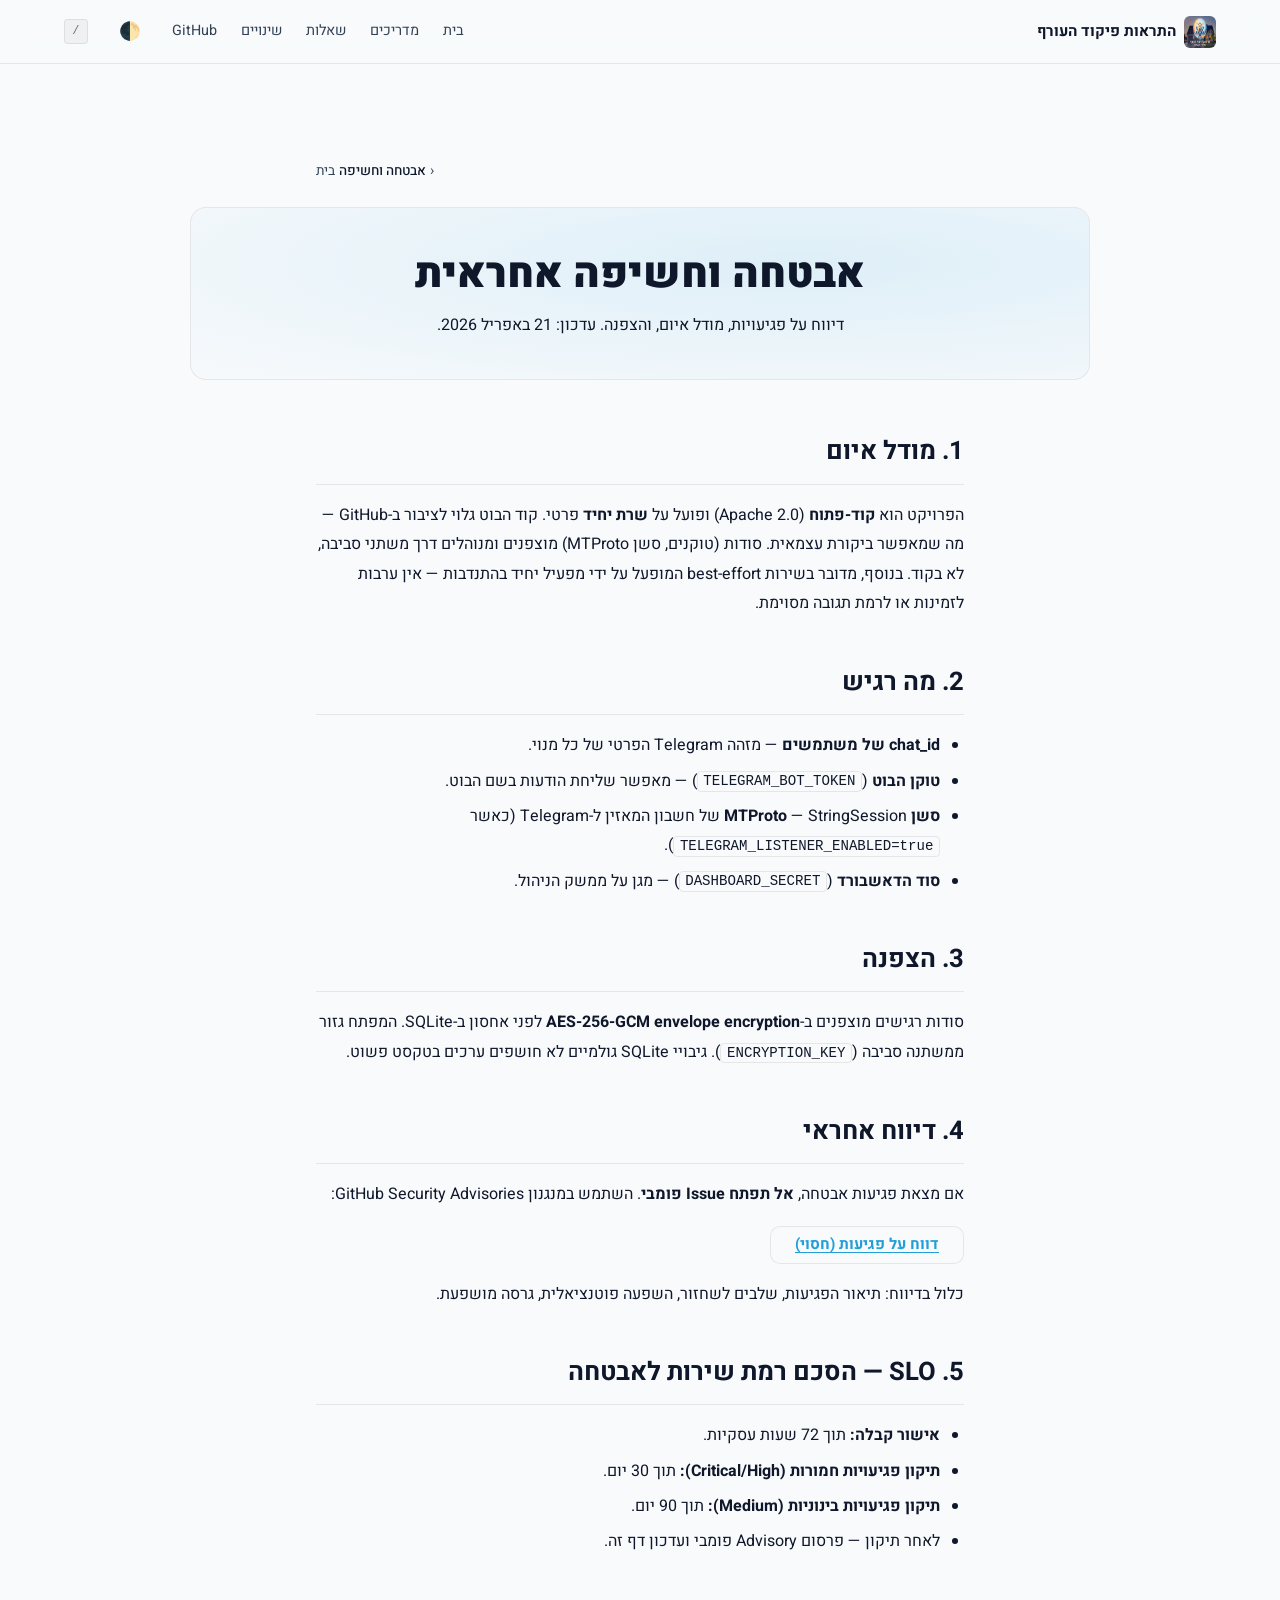
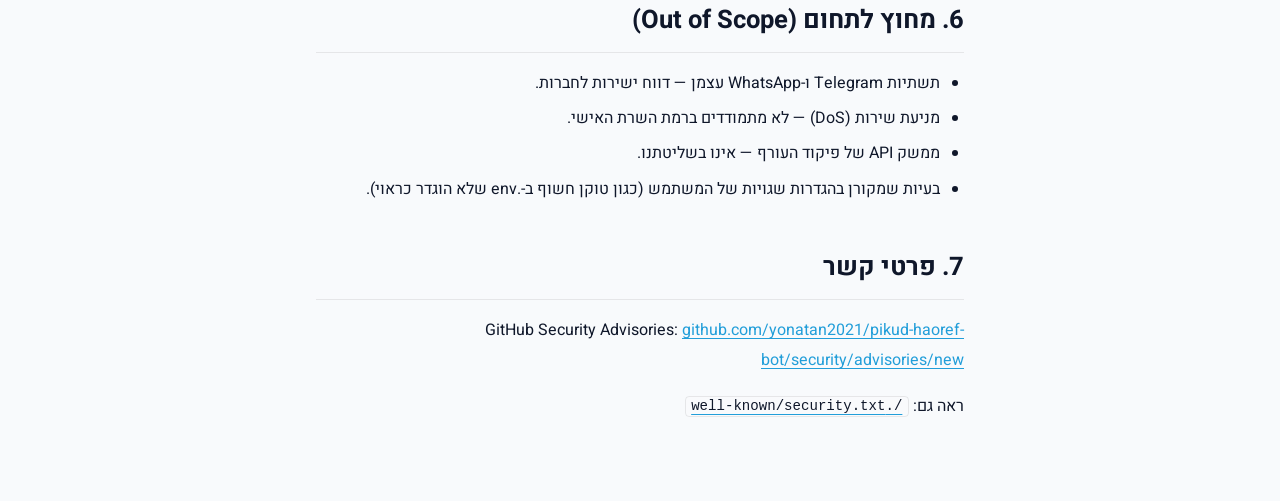
<file: security/index.html>
<!DOCTYPE html>
<html lang="he" dir="rtl">
<head>
  <!-- Flash prevention: apply saved theme before first paint -->
  <script>(function(){try{var t=localStorage.getItem('theme');if(t==='light'||t==='dark'){document.documentElement.dataset.theme=t;}}catch(e){}}());</script>
  <meta charset="UTF-8">
  <meta name="viewport" content="width=device-width, initial-scale=1">
  <title>אבטחה וחשיפה אחראית — התראות פיקוד העורף</title>
  <meta name="description" content="דיווח על פגיעויות, מודל איום, הצפנה AES-256-GCM, ו-SLO תגובה.">
  <link rel="canonical" href="https://yonatan2021.github.io/pikud-haoref-bot-landing/security/">
  <link rel="alternate" hreflang="he" href="https://yonatan2021.github.io/pikud-haoref-bot-landing/security/">
  

  <!-- Open Graph -->
  <meta property="og:type" content="website">
  <meta property="og:locale" content="he_IL">
  <meta property="og:site_name" content="התראות פיקוד העורף">
  <meta property="og:title" content="אבטחה וחשיפה אחראית — התראות פיקוד העורף">
  <meta property="og:description" content="דיווח על פגיעויות, מודל איום, הצפנה AES-256-GCM, ו-SLO תגובה.">
  <meta property="og:url" content="https://yonatan2021.github.io/pikud-haoref-bot-landing/security/">
  <meta property="og:image" content="https://yonatan2021.github.io/pikud-haoref-bot-landing/og/security.png">
  <meta property="og:image:width" content="1200">
  <meta property="og:image:height" content="630">

  <!-- Twitter -->
  <meta name="twitter:card" content="summary_large_image">
  <meta name="twitter:title" content="אבטחה וחשיפה אחראית — התראות פיקוד העורף">
  <meta name="twitter:description" content="דיווח על פגיעויות, מודל איום, הצפנה AES-256-GCM, ו-SLO תגובה.">
  <meta name="twitter:image" content="https://yonatan2021.github.io/pikud-haoref-bot-landing/og/security.png">

  <!-- Theme + icons -->
  <meta name="theme-color" content="#07080f">
  <link rel="icon" href="https://yonatan2021.github.io/pikud-haoref-bot-landing/logo.jpg">

  <!-- Fonts: self-hosted Heebo woff2 preload (critical weights) -->
  <link rel="preload" href="https://yonatan2021.github.io/pikud-haoref-bot-landing/fonts/heebo-400.woff2" as="font" type="font/woff2" crossorigin>
  <link rel="preload" href="https://yonatan2021.github.io/pikud-haoref-bot-landing/fonts/heebo-700.woff2" as="font" type="font/woff2" crossorigin>

  <!-- Hero image preload (home only) -->
  

  <link rel="stylesheet" href="https://yonatan2021.github.io/pikud-haoref-bot-landing/style.css">
  <link rel="stylesheet" href="https://yonatan2021.github.io/pikud-haoref-bot-landing/styles/subpage.css">

  <!-- JSON-LD structured data -->
  <script type="application/ld+json">{"@context":"https://schema.org","@type":"Organization","name":"התראות פיקוד העורף","url":"https://yonatan2021.github.io/pikud-haoref-bot-landing","logo":"https://yonatan2021.github.io/pikud-haoref-bot-landing/logo.jpg"}</script>
<script type="application/ld+json">{"@context":"https://schema.org","@type":"BreadcrumbList","itemListElement":[{"@type":"ListItem","position":1,"name":"בית","item":"https://yonatan2021.github.io/pikud-haoref-bot-landing/"},{"@type":"ListItem","position":2,"name":"אבטחה וחשיפה","item":"https://yonatan2021.github.io/pikud-haoref-bot-landing/security/"}]}</script>

  <!-- GA4 -->
  <script async src="https://www.googletagmanager.com/gtag/js?id=G-4K6GHXRF9Y"></script>
<script>window.dataLayer=window.dataLayer||[];function gtag(){dataLayer.push(arguments);}gtag('js',new Date());gtag('config','G-4K6GHXRF9Y');</script>
</head>
<body>
<!-- sticky top nav; hamburger via :has + checkbox on mobile -->
<a class="skip-link" href="#main">דלג לתוכן הראשי</a>
<input type="checkbox" id="nav-toggle" class="nav-toggle-input" hidden>
<header class="nav-bar" role="banner">
  <div class="nav-inner">
    <a class="nav-brand" href="https://yonatan2021.github.io/pikud-haoref-bot-landing/" aria-label="דף הבית">
      <img src="https://yonatan2021.github.io/pikud-haoref-bot-landing/logo.jpg" alt="" width="32" height="32" aria-hidden="true">
      <span>התראות פיקוד העורף</span>
    </a>
    <label for="nav-toggle" class="nav-hamburger" aria-label="פתח תפריט" aria-expanded="false">
      <span></span><span></span><span></span>
    </label>
    <nav class="nav-links" aria-label="ניווט ראשי">
      <a href="https://yonatan2021.github.io/pikud-haoref-bot-landing/" data-slug="/">בית</a>
      <a href="https://yonatan2021.github.io/pikud-haoref-bot-landing/guides/" data-slug="/guides/">מדריכים</a>
      <a href="https://yonatan2021.github.io/pikud-haoref-bot-landing/faq/" data-slug="/faq/">שאלות</a>
      <a href="https://yonatan2021.github.io/pikud-haoref-bot-landing/changelog/" data-slug="/changelog/">שינויים</a>
      <a href="https://github.com/yonatan2021/pikud-haoref-bot" rel="noopener" target="_blank">GitHub</a>
      <button class="nav-theme-toggle" aria-label="החלף בין מצב בהיר לכהה" type="button" data-theme-toggle>🌓</button>
      <kbd class="nav-palette-hint" title="פתח פלטה מהירה">/</kbd>
    </nav>
  </div>
</header>
<script>
  // highlight active route — runs before main scripts
  (function(){
    var active = '/security/' || (location.pathname.endsWith('/') ? location.pathname : location.pathname + '/');
    document.querySelectorAll('.nav-links a[data-slug]').forEach(function(a){
      if (a.dataset.slug === active) { a.setAttribute('aria-current','page'); a.classList.add('is-active'); }
    });
  })();
</script>
<main class="subpage" id="main">
  <nav class="breadcrumb" aria-label="פירורי לחם">
    <ol><li><a href="https://yonatan2021.github.io/pikud-haoref-bot-landing/">בית</a></li><li aria-current="page">אבטחה וחשיפה</li></ol>
  </nav>

  <header class="subpage-hero">
    <h1>אבטחה וחשיפה אחראית</h1>
    <p class="subtitle">דיווח על פגיעויות, מודל איום, והצפנה. עדכון: 21 באפריל 2026.</p>
  </header>

  <article class="prose">
    <h2>1. מודל איום</h2>
    <p>הפרויקט הוא <strong>קוד-פתוח</strong> (Apache 2.0) ופועל על <strong>שרת יחיד</strong> פרטי. קוד הבוט גלוי לציבור ב-GitHub — מה שמאפשר ביקורת עצמאית. סודות (טוקנים, סשן MTProto) מוצפנים ומנוהלים דרך משתני סביבה, לא בקוד. בנוסף, מדובר בשירות best-effort המופעל על ידי מפעיל יחיד בהתנדבות — אין ערבות לזמינות או לרמת תגובה מסוימת.</p>

    <h2>2. מה רגיש</h2>
    <ul>
      <li><strong>chat_id של משתמשים</strong> — מזהה Telegram הפרטי של כל מנוי.</li>
      <li><strong>טוקן הבוט</strong> (<code>TELEGRAM_BOT_TOKEN</code>) — מאפשר שליחת הודעות בשם הבוט.</li>
      <li><strong>סשן MTProto</strong> — StringSession של חשבון המאזין ל-Telegram (כאשר <code>TELEGRAM_LISTENER_ENABLED=true</code>).</li>
      <li><strong>סוד הדאשבורד</strong> (<code>DASHBOARD_SECRET</code>) — מגן על ממשק הניהול.</li>
    </ul>

    <h2>3. הצפנה</h2>
    <p>סודות רגישים מוצפנים ב-<strong>AES-256-GCM envelope encryption</strong> לפני אחסון ב-SQLite. המפתח גזור ממשתנה סביבה (<code>ENCRYPTION_KEY</code>). גיבויי SQLite גולמיים לא חושפים ערכים בטקסט פשוט.</p>

    <h2>4. דיווח אחראי</h2>
    <p>אם מצאת פגיעות אבטחה, <strong>אל תפתח Issue פומבי</strong>. השתמש במנגנון GitHub Security Advisories:</p>
    <p>
      <a
        href="https://github.com/yonatan2021/pikud-haoref-bot/security/advisories/new"
        rel="noopener"
        class="btn btn-secondary"
      >דווח על פגיעות (חסוי)</a>
    </p>
    <p>כלול בדיווח: תיאור הפגיעות, שלבים לשחזור, השפעה פוטנציאלית, גרסה מושפעת.</p>

    <h2>5. SLO — הסכם רמת שירות לאבטחה</h2>
    <ul>
      <li><strong>אישור קבלה:</strong> תוך 72 שעות עסקיות.</li>
      <li><strong>תיקון פגיעויות חמורות (Critical/High):</strong> תוך 30 יום.</li>
      <li><strong>תיקון פגיעויות בינוניות (Medium):</strong> תוך 90 יום.</li>
      <li>לאחר תיקון — פרסום Advisory פומבי ועדכון דף זה.</li>
    </ul>

    <h2>6. מחוץ לתחום (Out of Scope)</h2>
    <ul>
      <li>תשתיות Telegram ו-WhatsApp עצמן — דווח ישירות לחברות.</li>
      <li>מניעת שירות (DoS) — לא מתמודדים ברמת השרת האישי.</li>
      <li>ממשק API של פיקוד העורף — אינו בשליטתנו.</li>
      <li>בעיות שמקורן בהגדרות שגויות של המשתמש (כגון טוקן חשוף ב-.env שלא הוגדר כראוי).</li>
    </ul>

    <h2>7. פרטי קשר</h2>
    <p>
      GitHub Security Advisories:
      <a href="https://github.com/yonatan2021/pikud-haoref-bot/security/advisories/new" rel="noopener">
        github.com/yonatan2021/pikud-haoref-bot/security/advisories/new
      </a>
    </p>
    <p>ראה גם: <a href="https://yonatan2021.github.io/pikud-haoref-bot-landing/.well-known/security.txt"><code>/.well-known/security.txt</code></a></p>
  </article>
</main>
  <script>
    // ── 1. Cursor spotlight ─────────────────────────────────────────────────
    document.addEventListener('mousemove', function(e) {
      document.documentElement.style.setProperty('--cursor-x', e.clientX + 'px');
      document.documentElement.style.setProperty('--cursor-y', e.clientY + 'px');
    });

    // ── 2. Scroll reveal (.reveal elements) ─────────────────────────────────
    var revealObserver = new IntersectionObserver(function(entries) {
      entries.forEach(function(e) {
        if (e.isIntersecting) {
          e.target.classList.add('visible');
          revealObserver.unobserve(e.target);
        }
      });
    }, { threshold: 0.05 }); /* reduced from 0.1 — prevents tall sections failing to trigger on short mobile viewports */

    document.querySelectorAll('.reveal').forEach(function(el) {
      revealObserver.observe(el);
    });

    // ── 3. Feature cards stagger reveal ─────────────────────────────────────
    var featureObserver = new IntersectionObserver(function(entries) {
      entries.forEach(function(e) {
        if (e.isIntersecting) {
          e.target.classList.add('visible');
          featureObserver.unobserve(e.target);
        }
      });
    }, { threshold: 0.08 });

    document.querySelectorAll('.feature-card').forEach(function(el, i) {
      // Cap stagger at 300ms — prevents 1.3s wait for last card in a 19-card grid
      el.style.setProperty('--reveal-delay', Math.min(i * 0.07, 0.3) + 's');
      featureObserver.observe(el);
    });

    // ── 4. Count-up animation (stats strip + live counters) ─────────────────
    var countObserver = new IntersectionObserver(function(entries) {
      entries.forEach(function(e) {
        if (!e.isIntersecting) return;
        var el = e.target;
        var target = parseInt(el.dataset.target);
        if (!target || el.classList.contains('counted')) return;
        el.classList.add('counted');
        var startTime = null;
        var duration = 1400;
        var animate = function(ts) {
          if (!startTime) startTime = ts;
          var progress = Math.min((ts - startTime) / duration, 1);
          var eased = 1 - Math.pow(1 - progress, 3);
          el.textContent = Math.floor(eased * target).toLocaleString('he-IL');
          if (progress < 1) {
            requestAnimationFrame(animate);
          } else {
            el.textContent = target.toLocaleString('he-IL');
            el.classList.add('stat-counted');
            setTimeout(function() { el.classList.remove('stat-counted'); }, 600);
          }
        };
        requestAnimationFrame(animate);
      });
    }, { threshold: 0.5 });

    document.querySelectorAll('[data-target]').forEach(function(el) {
      countObserver.observe(el);
    });

    // ── 5. How It Works — connector line animation on scroll ────────────────
    var howSection = document.querySelector('.how-it-works');
    if (howSection) {
      var howObserver = new IntersectionObserver(function(entries) {
        if (entries[0].isIntersecting) {
          howSection.classList.add('animated');
          howObserver.disconnect();
        }
      }, { threshold: 0.3 });
      howObserver.observe(howSection);
    }

    // ── 6. Mobile: feature tabs, show-more, compact cards ─────────────────
    var isMobile = window.matchMedia('(max-width: 900px)');

    // 6a. Tab switcher for feature panels
    var tabs = document.querySelectorAll('.features-tab');
    var panels = [document.getElementById('panel-user'), document.getElementById('panel-dev')];

    function activateTab(selectedTab) {
      tabs.forEach(function(tab) {
        var isSelected = tab === selectedTab;
        tab.classList.toggle('features-tab--active', isSelected);
        tab.setAttribute('aria-selected', isSelected);
      });
      var activeId = selectedTab.getAttribute('aria-controls');
      panels.forEach(function(panel) {
        if (!panel) return;
        var show = panel.id === activeId;
        panel.hidden = !show;
        panel.style.display = show ? '' : 'none';
      });
    }

    function initMobileTabs() {
      if (isMobile.matches) {
        // On mobile: show only user panel initially
        if (panels[1]) { panels[1].hidden = true; panels[1].style.display = 'none'; }
      } else {
        // On desktop: show both, remove hidden
        panels.forEach(function(p) { if (p) { p.hidden = false; p.style.display = ''; } });
      }
    }

    tabs.forEach(function(tab) {
      tab.addEventListener('click', function() { activateTab(tab); });
    });

    initMobileTabs();
    isMobile.addEventListener('change', initMobileTabs);

    // 6b. "Show more" buttons for feature grids
    document.querySelectorAll('.features-show-more').forEach(function(btn) {
      var grid = btn.previousElementSibling;
      if (!grid || !grid.classList.contains('features-grid')) return;
      var total = grid.querySelectorAll('.feature-card').length;
      var hiddenCount = Math.max(0, total - 6);
      if (hiddenCount > 0) {
        btn.textContent = 'הצג עוד (' + hiddenCount + ')';
      }
      btn.addEventListener('click', function() {
        var expanded = grid.classList.toggle('expanded');
        btn.setAttribute('aria-expanded', expanded);
        btn.textContent = expanded ? 'הצג פחות' : 'הצג עוד (' + hiddenCount + ')';
      });
    });

    // 6c. Compact cards — tap to expand description on mobile
    document.querySelectorAll('.feature-card').forEach(function(card) {
      card.addEventListener('click', function() {
        if (!isMobile.matches) return;
        card.classList.toggle('expanded');
      });
    });

    // 6d. What's New show-more
    var clBtn = document.querySelector('.changelog-show-more');
    if (clBtn) {
      var wnGrid = document.querySelector('.wn-grid');
      clBtn.addEventListener('click', function() {
        if (!wnGrid) return;
        var expanded = wnGrid.classList.toggle('expanded');
        clBtn.setAttribute('aria-expanded', expanded);
        clBtn.textContent = expanded ? 'הצג פחות' : 'עוד עדכונים';
      });
    }

    // 6e. FAB auto-hide near CTA section
    var fab = document.querySelector('.mobile-fab');
    var ctaSection = document.querySelector('.cta-section');
    if (fab && ctaSection) {
      var fabObserver = new IntersectionObserver(function(entries) {
        fab.classList.toggle('mobile-fab--hidden', entries[0].isIntersecting);
      }, { threshold: 0.2 });
      fabObserver.observe(ctaSection);
    }

    // ── 7. Interactive city preview — custom dropdown ────────────────────────
    var cityBubble     = document.getElementById('city-preview-bubble');
    var previewCity    = document.getElementById('preview-city');
    var previewZone    = document.getElementById('preview-zone');
    var previewSeconds = document.getElementById('preview-seconds');
    var previewBar     = document.getElementById('preview-bar');

    function buildBar(seconds) {
      var bar = '';
      for (var b = 0; b < 5; b++) { bar += '🟥'; }
      return bar;
    }

    function showCityPreview(val) {
      if (!val) { if (cityBubble) cityBubble.hidden = true; return; }
      var parts = val.split('|');
      var city = parts[0] || '';
      var zone = parts[1] || '';
      var secs = parseInt(parts[2], 10) || 45;
      if (previewCity)    previewCity.textContent    = city;
      if (previewZone)    previewZone.textContent    = zone;
      if (previewSeconds) previewSeconds.textContent = String(secs);
      if (previewBar)     previewBar.textContent     = buildBar(secs) + ' ▸ ' + zone + ' (1)';
      if (cityBubble) {
        cityBubble.hidden = false;
        cityBubble.classList.add('city-preview-bubble--animate');
        setTimeout(function() { cityBubble.classList.remove('city-preview-bubble--animate'); }, 400);
      }
    }

    var cityDropdown     = document.getElementById('city-dropdown');
    var cityDropdownBtn  = document.getElementById('city-dropdown-btn');
    var cityDropdownList = document.getElementById('city-dropdown-list');
    var cityDropdownVal  = document.getElementById('city-dropdown-value');

    function closeCityDd() { if (cityDropdown) cityDropdown.setAttribute('aria-expanded','false'); }
    function openCityDd()  { if (cityDropdown) cityDropdown.setAttribute('aria-expanded','true');  }

    if (cityDropdownBtn) {
      cityDropdownBtn.addEventListener('click', function(e) {
        e.stopPropagation();
        cityDropdown.getAttribute('aria-expanded') === 'true' ? closeCityDd() : openCityDd();
      });
    }

    if (cityDropdownList) {
      cityDropdownList.querySelectorAll('.city-dropdown-item').forEach(function(item) {
        item.addEventListener('click', function() {
          var val  = item.dataset.value;
          var text = item.textContent.trim();
          if (cityDropdownVal) cityDropdownVal.textContent = val ? text : '— בחר עיר —';
          cityDropdownList.querySelectorAll('.city-dropdown-item').forEach(function(i) {
            i.classList.remove('city-dropdown-item--selected');
            i.setAttribute('aria-selected', 'false');
          });
          item.classList.add('city-dropdown-item--selected');
          item.setAttribute('aria-selected', 'true');
          closeCityDd();
          showCityPreview(val);
        });
      });
    }

    document.addEventListener('click', function(e) {
      if (cityDropdown && !cityDropdown.contains(e.target)) closeCityDd();
    });
    document.addEventListener('keydown', function(e) {
      if (e.key === 'Escape' && cityDropdown && cityDropdown.getAttribute('aria-expanded') === 'true') {
        closeCityDd();
        if (cityDropdownBtn) cityDropdownBtn.focus();
      }
    });

    // ── Keyboard navigation for city dropdown ────────────────────────────────
    if (cityDropdownBtn) {
      cityDropdownBtn.addEventListener('keydown', function(e) {
        if (e.key === 'ArrowDown' || e.key === 'Enter' || e.key === ' ') {
          e.preventDefault();
          openCityDd();
          var firstItem = cityDropdownList
            ? cityDropdownList.querySelector('.city-dropdown-item:not(.city-dropdown-item--placeholder)')
            : null;
          if (firstItem) {
            firstItem.setAttribute('tabindex', '0');
            firstItem.focus();
          }
        }
      });
    }

    if (cityDropdownList) {
      var allItems = Array.from(
        cityDropdownList.querySelectorAll('.city-dropdown-item:not(.city-dropdown-item--placeholder)')
      );
      allItems.forEach(function(item, idx) {
        item.setAttribute('tabindex', '-1');
        item.addEventListener('keydown', function(e) {
          if (e.key === 'ArrowDown') {
            e.preventDefault();
            var next = allItems[idx + 1];
            if (next) { next.setAttribute('tabindex', '0'); next.focus(); }
          } else if (e.key === 'ArrowUp') {
            e.preventDefault();
            if (idx === 0) {
              if (cityDropdownBtn) cityDropdownBtn.focus();
            } else {
              var prev = allItems[idx - 1];
              if (prev) { prev.setAttribute('tabindex', '0'); prev.focus(); }
            }
          } else if (e.key === 'Enter' || e.key === ' ') {
            e.preventDefault();
            item.click();
            if (cityDropdownBtn) cityDropdownBtn.focus();
          } else if (e.key === 'Escape') {
            e.preventDefault();
            closeCityDd();
            if (cityDropdownBtn) cityDropdownBtn.focus();
          }
        });
        /* Reset tabindex on blur so only one item is reachable at a time */
        item.addEventListener('blur', function() {
          item.setAttribute('tabindex', '-1');
        });
      });
    }

    // ── 8a. Screenshots — touch pause/resume ─────────────────────────────────
    var screenshotsTrack = document.querySelector('.screenshots-track');
    if (screenshotsTrack) {
      screenshotsTrack.addEventListener('touchstart', function() {
        screenshotsTrack.style.animationPlayState = 'paused';
      }, { passive: true });
      screenshotsTrack.addEventListener('touchend', function() {
        screenshotsTrack.style.animationPlayState = '';
      }, { passive: true });
    }

    // ── 8. FAQ chat bubbles ───────────────────────────────────────────────────
    document.querySelectorAll('.faq-item').forEach(function(item) {
      var btn = item.querySelector('.faq-q');
      var ans = item.querySelector('.faq-a');
      if (!btn || !ans) return;
      btn.addEventListener('click', function() {
        var isOpen = btn.getAttribute('aria-expanded') === 'true';
        // Close all others
        document.querySelectorAll('.faq-item').forEach(function(other) {
          var ob = other.querySelector('.faq-q');
          var oa = other.querySelector('.faq-a');
          if (ob && oa && other !== item) {
            ob.setAttribute('aria-expanded', 'false');
            ob.classList.remove('faq-q--open');
            oa.setAttribute('aria-hidden', 'true');
            oa.style.maxHeight = '';
            oa.style.opacity = '';
          }
        });
        // Toggle this one
        var opening = !isOpen;
        btn.setAttribute('aria-expanded', String(opening));
        btn.classList.toggle('faq-q--open', opening);
        ans.setAttribute('aria-hidden', String(!opening));
        if (opening) {
          ans.style.maxHeight = ans.scrollHeight + 'px';
          ans.style.opacity = '1';
        } else {
          ans.style.maxHeight = '';
          ans.style.opacity = '';
        }
      });
    });

    // ── 9. Command palette ────────────────────────────────────────────────────
    var cmdOverlay = document.getElementById('cmd-overlay');
    var cmdInput   = document.getElementById('cmd-input');
    var cmdList    = document.getElementById('cmd-list');
    var cmdClose   = document.getElementById('cmd-close');
    var cmdTrigger = document.getElementById('cmd-trigger');

    function openCmdPalette() {
      if (!cmdOverlay) return;
      cmdOverlay.hidden = false;
      filterCmdItems('');
      setTimeout(function() { if (cmdInput) cmdInput.focus(); }, 50);
    }

    function closeCmdPalette() {
      if (!cmdOverlay) return;
      cmdOverlay.hidden = true;
      if (cmdInput) cmdInput.value = '';
      setCmdActive(null);
    }

    function filterCmdItems(query) {
      if (!cmdList) return;
      var items = cmdList.querySelectorAll('.cmd-item');
      var q = query.replace(/^\//, '').toLowerCase();
      items.forEach(function(item) {
        var cmd = (item.dataset.cmd || '').toLowerCase();
        var desc = (item.querySelector('.cmd-desc') || {}).textContent || '';
        item.style.display = (!q || cmd.includes(q) || desc.includes(q)) ? '' : 'none';
      });
      // Auto-select first visible
      var first = cmdList.querySelector('.cmd-item:not([style*="none"])');
      setCmdActive(first || null);
    }

    var activeCmd = null;
    function setCmdActive(el) {
      if (activeCmd) activeCmd.classList.remove('cmd-item--active');
      activeCmd = el;
      if (activeCmd) activeCmd.classList.add('cmd-item--active');
    }

    function activateCmd(el) {
      if (!el) return;
      closeCmdPalette();
      var target = el.dataset.target;
      var href   = el.dataset.href;
      var isExternal = el.dataset.external === 'true';
      if (target) {
        var section = document.querySelector(target);
        if (section) section.scrollIntoView({ behavior: 'smooth', block: 'start' });
      } else if (href) {
        if (isExternal) {
          window.open(href, '_blank', 'noopener,noreferrer');
        } else {
          window.location.href = href;
        }
      }
    }

    if (cmdInput) {
      cmdInput.addEventListener('input', function() { filterCmdItems(cmdInput.value); });
      cmdInput.addEventListener('keydown', function(e) {
        var items = Array.prototype.slice.call(
          cmdList ? cmdList.querySelectorAll('.cmd-item:not([style*="none"])') : []
        );
        var idx = items.indexOf(activeCmd);
        if (e.key === 'ArrowDown') {
          e.preventDefault();
          setCmdActive(items[Math.min(idx + 1, items.length - 1)]);
        } else if (e.key === 'ArrowUp') {
          e.preventDefault();
          setCmdActive(items[Math.max(idx - 1, 0)]);
        } else if (e.key === 'Enter') {
          e.preventDefault();
          activateCmd(activeCmd);
        } else if (e.key === 'Escape') {
          closeCmdPalette();
        }
      });
    }

    if (cmdList) {
      cmdList.querySelectorAll('.cmd-item').forEach(function(item) {
        item.addEventListener('mouseenter', function() { setCmdActive(item); });
        item.addEventListener('click', function() { activateCmd(item); });
      });
    }

    if (cmdClose)   { cmdClose.addEventListener('click', closeCmdPalette); }
    if (cmdTrigger) { cmdTrigger.addEventListener('click', openCmdPalette); }

    if (cmdOverlay) {
      cmdOverlay.addEventListener('click', function(e) {
        if (e.target === cmdOverlay) closeCmdPalette();
      });
    }

    // "/" key opens palette (not when inside an input/textarea/select)
    document.addEventListener('keydown', function(e) {
      if (e.key === '/' && !['INPUT','TEXTAREA','SELECT'].includes(document.activeElement.tagName)) {
        e.preventDefault();
        openCmdPalette();
      }
      if (e.key === 'Escape' && cmdOverlay && !cmdOverlay.hidden) {
        closeCmdPalette();
      }
    });

    // ── 11. Copy-to-clipboard (npx command) ──────────────────────────────────
    document.querySelectorAll('.copy-btn').forEach(function(btn) {
      btn.addEventListener('click', function() {
        var text = btn.dataset.copy;
        var apply = function() {
          btn.classList.add('copied');
          setTimeout(function() { btn.classList.remove('copied'); }, 2000);
        };
        if (navigator.clipboard && navigator.clipboard.writeText) {
          navigator.clipboard.writeText(text).then(apply).catch(function(err) {
            console.warn('[copy-btn] Clipboard API write failed:', err);
          });
        } else {
          var ta = document.createElement('textarea');
          ta.value = text;
          ta.style.cssText = 'position:fixed;opacity:0;';
          document.body.appendChild(ta);
          ta.select();
          try {
            document.execCommand('copy');
            apply();
          } catch(err) {
            console.warn('[copy-btn] execCommand copy failed:', err);
          }
          document.body.removeChild(ta);
        }
      });
    });

    // ── 12. Alert Simulator v2 — Telegram-clone bubble ───────────────────────
    (function() {
      var SIM_DATA = {
        'חיפה':        { zone: 'חיפה',              cities: ['חיפה','קריית ים','קריית אתא','חוף הכרמל'],       seconds: 90 },
        'תל אביב':     { zone: 'גוש דן',             cities: ['תל אביב','רמת גן','גבעתיים','בני ברק'],          seconds: 90 },
        'באר שבע':     { zone: 'שפלת יהודה',         cities: ['באר שבע','אשקלון','קריית גת','נתיבות'],          seconds: 60 },
        'אשדוד':       { zone: 'שפלת יהודה',         cities: ['אשדוד','אשקלון','קריית מלאכי','גן יבנה'],        seconds: 45 },
        'ירושלים':     { zone: 'ירושלים',            cities: ['ירושלים','מבשרת ציון','מעלה אדומים','בית שמש'],  seconds: 90 },
        'נתניה':       { zone: 'השרון',               cities: ['נתניה','רעננה','הוד השרון','כפר סבא'],            seconds: 90 },
        'פתח תקווה':   { zone: 'גוש דן',             cities: ['פתח תקווה','ראש העין','אלעד','רמלה'],             seconds: 90 },
        'ראשון לציון': { zone: 'גוש דן',             cities: ['ראשון לציון','חולון','בת ים','אור יהודה'],        seconds: 90 },
        'חדרה':        { zone: 'חדרה ועמק יזרעאל',   cities: ['חדרה','פרדס חנה','זיכרון יעקב','בנימינה'],        seconds: 90 },
        'אשקלון':      { zone: 'שפלת יהודה',         cities: ['אשקלון','שקמים','מיגדל הנגב','ברכיה'],           seconds: 30 },
        'עכו':         { zone: 'חיפה',               cities: ['עכו','נהריה','כרמיאל','מעלות-תרשיחא'],           seconds: 90 },
        'נצרת':        { zone: 'הגליל',              cities: ['נצרת','עפולה','יזרעאל','שפרעם'],                  seconds: 90 },
        'אילת':        { zone: 'אילת',               cities: ['אילת'],                                           seconds: 180 },
        'מודיעין':     { zone: 'ירושלים',            cities: ['מודיעין','מכבים-רעות','שוהם','אבן יהודה'],        seconds: 90 },
        'רחובות':      { zone: 'גוש דן',             cities: ['רחובות','נס ציונה','יבנה','גדרה'],                seconds: 90 },
        'כפר סבא':     { zone: 'השרון',              cities: ['כפר סבא','רעננה','אלקנה','עמנואל'],               seconds: 90 },
        'טבריה':       { zone: 'כינרת',              cities: ['טבריה','כינרת','מגדל','גינוסר'],                  seconds: 90 },
        'צפת':         { zone: 'הגליל העליון',        cities: ['צפת','מירון','ביריה','עמוקה'],                    seconds: 90 },
        'דימונה':      { zone: 'הנגב',               cities: ['דימונה','ערד','ירוחם','מצפה רמון'],               seconds: 60 },
        'קריית שמונה': { zone: 'הגליל העליון',        cities: ['קריית שמונה','מטולה','מנרה','כפר בלום'],          seconds: 30 }
      };
      var CAT_EMOJI = '🔴';
      var CAT_NAME  = 'ירי רקטות וטילים';
      var CAT_INSTR = '\u{1F6E1} להיכנס למרחב מוגן ולהישאר בו 10 דקות';

      var simInput    = document.getElementById('sim-city-input');
      var simSugList  = document.getElementById('sim-city-suggestions');
      var simRun      = document.getElementById('sim-run');
      var simPulse    = document.getElementById('sim-pulse');
      var tgBubble    = document.getElementById('tg-bubble');
      var tgHeader    = document.getElementById('tg-alert-header');
      var tgZones     = document.getElementById('tg-alert-zones');
      var tgCities    = document.getElementById('tg-alert-cities');
      var tgInstr     = document.getElementById('tg-alert-instructions');
      var tgCountdown = document.getElementById('tg-countdown-value');
      var tgFill      = document.getElementById('tg-countdown-fill');
      var tgTime      = document.getElementById('tg-bubble-time');

      if (!simInput) return;

      var allCities = Object.keys(SIM_DATA);
      var selectedCity = null;
      var cdTimer = null;

      function fmtMmSs(s) {
        var m = Math.floor(s / 60), sec = s % 60;
        return (m < 10 ? '0' + m : String(m)) + ':' + (sec < 10 ? '0' + sec : String(sec));
      }

      function buildSuggestions(q) {
        if (!simSugList) return;
        while (simSugList.firstChild) simSugList.removeChild(simSugList.firstChild);
        var matches = q
          ? allCities.filter(function(c) { return c.indexOf(q) !== -1; })
          : ['חיפה','תל אביב','באר שבע','אשדוד'];
        if (!matches.length) { simSugList.hidden = true; return; }
        matches.slice(0, 6).forEach(function(city) {
          var li = document.createElement('li');
          li.className = 'sim-suggestion';
          li.setAttribute('role', 'option');
          li.textContent = city;
          li.addEventListener('mousedown', function(ev) {
            ev.preventDefault();
            selectCity(city);
          });
          simSugList.appendChild(li);
        });
        simSugList.hidden = false;
      }

      function selectCity(city) {
        selectedCity = city;
        if (simInput) simInput.value = city;
        if (simSugList) simSugList.hidden = true;
      }

      simInput.addEventListener('input',  function() { buildSuggestions(simInput.value.trim()); });
      simInput.addEventListener('focus',  function() { buildSuggestions(simInput.value.trim()); });
      simInput.addEventListener('blur',   function() { setTimeout(function() { if (simSugList) simSugList.hidden = true; }, 150); });
      simInput.addEventListener('keydown', function(ev) {
        if (ev.key === 'Enter') {
          if (simSugList && !simSugList.hidden) {
            var first = simSugList.querySelector('.sim-suggestion');
            if (first) selectCity(first.textContent.trim());
          }
          runSim();
        }
      });

      // Wire static suggestion items already in HTML
      if (simSugList) {
        simSugList.querySelectorAll('.sim-suggestion').forEach(function(li) {
          li.addEventListener('mousedown', function(ev) {
            ev.preventDefault();
            selectCity(li.dataset.city || li.textContent.trim());
          });
        });
      }

      function runSim() {
        var city = selectedCity || (simInput ? simInput.value.trim() : '') || 'תל אביב';
        var data = SIM_DATA[city] || SIM_DATA['תל אביב'];

        if (tgHeader) {
          while (tgHeader.firstChild) tgHeader.removeChild(tgHeader.firstChild);
          tgHeader.appendChild(document.createTextNode(CAT_EMOJI + ' '));
          var b = document.createElement('b');
          b.textContent = CAT_NAME;
          tgHeader.appendChild(b);
        }
        if (tgZones) {
          while (tgZones.firstChild) tgZones.removeChild(tgZones.firstChild);
          var bz = document.createElement('b');
          bz.textContent = '\u25B8 ' + data.zone;
          tgZones.appendChild(bz);
        }
        if (tgCities) tgCities.textContent = data.cities.join(' \u00B7 ');
        if (tgInstr)  tgInstr.textContent  = CAT_INSTR;

        var now = new Date();
        var hh = now.getHours(), mm = now.getMinutes();
        if (tgTime) tgTime.textContent = (hh < 10 ? '0' + hh : hh) + ':' + (mm < 10 ? '0' + mm : mm);

        var total = data.seconds;
        var remaining = total;
        if (tgCountdown) tgCountdown.textContent = fmtMmSs(remaining);
        if (tgFill) {
          tgFill.style.transition = 'none';
          tgFill.style.transform  = 'scaleX(1)';
        }
        if (simPulse) simPulse.hidden = false;
        if (tgBubble) tgBubble.hidden = false;

        requestAnimationFrame(function() {
          if (tgFill) {
            tgFill.style.transition = 'transform ' + total + 's linear';
            tgFill.style.transform  = 'scaleX(0)';
          }
        });

        if (cdTimer) clearInterval(cdTimer);
        cdTimer = setInterval(function() {
          remaining = Math.max(0, remaining - 1);
          if (tgCountdown) tgCountdown.textContent = fmtMmSs(remaining);
          if (remaining === 0) clearInterval(cdTimer);
        }, 1000);
      }

      if (simRun) simRun.addEventListener('click', runSim);
    })();

    // ── 13. Light/Dark theme toggle ───────────────────────────────────────────
    document.addEventListener('click', function(ev) {
      var btn = ev.target.closest('[data-theme-toggle]');
      if (!btn) return;
      var cur = document.documentElement.dataset.theme;
      var prefersDark = window.matchMedia('(prefers-color-scheme: dark)').matches;
      var next = cur === 'dark' ? 'light' : cur === 'light' ? 'dark' : (prefersDark ? 'light' : 'dark');
      document.documentElement.dataset.theme = next;
      try { localStorage.setItem('theme', next); } catch(e) {}
    });

  </script>

  <!-- All routes for command palette — injected at build time -->
  <script>window.__ROUTES = [{"slug":"https://yonatan2021.github.io/pikud-haoref-bot-landing/","title":"התראות פיקוד העורף"},{"slug":"https://yonatan2021.github.io/pikud-haoref-bot-landing/changelog/","title":"יומן שינויים"},{"slug":"https://yonatan2021.github.io/pikud-haoref-bot-landing/faq/","title":"שאלות נפוצות"},{"slug":"https://yonatan2021.github.io/pikud-haoref-bot-landing/privacy/","title":"מדיניות פרטיות"},{"slug":"https://yonatan2021.github.io/pikud-haoref-bot-landing/terms/","title":"תנאי שימוש"},{"slug":"https://yonatan2021.github.io/pikud-haoref-bot-landing/accessibility/","title":"הצהרת נגישות"},{"slug":"https://yonatan2021.github.io/pikud-haoref-bot-landing/security/","title":"אבטחה וחשיפה אחראית"},{"slug":"https://yonatan2021.github.io/pikud-haoref-bot-landing/guides/","title":"מדריכים"},{"slug":"https://yonatan2021.github.io/pikud-haoref-bot-landing/guides/telegram/","title":"רישום בטלגרם"},{"slug":"https://yonatan2021.github.io/pikud-haoref-bot-landing/guides/whatsapp/","title":"הצטרפות ל-WhatsApp"},{"slug":"https://yonatan2021.github.io/pikud-haoref-bot-landing/guides/commands/","title":"19 פקודות הבוט"},{"slug":"https://yonatan2021.github.io/pikud-haoref-bot-landing/guides/onboarding/","title":"onboarding מפורט"},{"slug":"https://yonatan2021.github.io/pikud-haoref-bot-landing/guides/self-host/","title":"הפעלה עצמית"}];</script>

  <script>
    // ── 14. Command Palette — routes extension ────────────────────────────────
    (function() {
      var cmdList = document.getElementById('cmd-list');
      if (!cmdList || !window.__ROUTES) return;
      window.__ROUTES.forEach(function(route) {
        var li = document.createElement('li');
        li.className = 'cmd-item cmd-item--route';
        li.setAttribute('data-href', route.slug);
        li.setAttribute('data-cmd', route.title);
        var iconSpan = document.createElement('span');
        iconSpan.className = 'cmd-icon';
        iconSpan.textContent = '\uD83D\uDD17';
        var labelSpan = document.createElement('span');
        labelSpan.className = 'cmd-label';
        labelSpan.textContent = '\u05E0\u05D5\u05D5\u05D8: ' + route.title;
        var descSpan = document.createElement('span');
        descSpan.className = 'cmd-desc';
        descSpan.textContent = route.slug;
        li.appendChild(iconSpan);
        li.appendChild(labelSpan);
        li.appendChild(descSpan);
        li.addEventListener('mouseenter', function() {
          if (typeof setCmdActive === 'function') setCmdActive(li);
        });
        li.addEventListener('click', function() {
          if (typeof closeCmdPalette === 'function') closeCmdPalette();
          window.location.href = route.slug;
        });
        cmdList.appendChild(li);
      });
    })();
  </script>

</body>
</html>
</file>
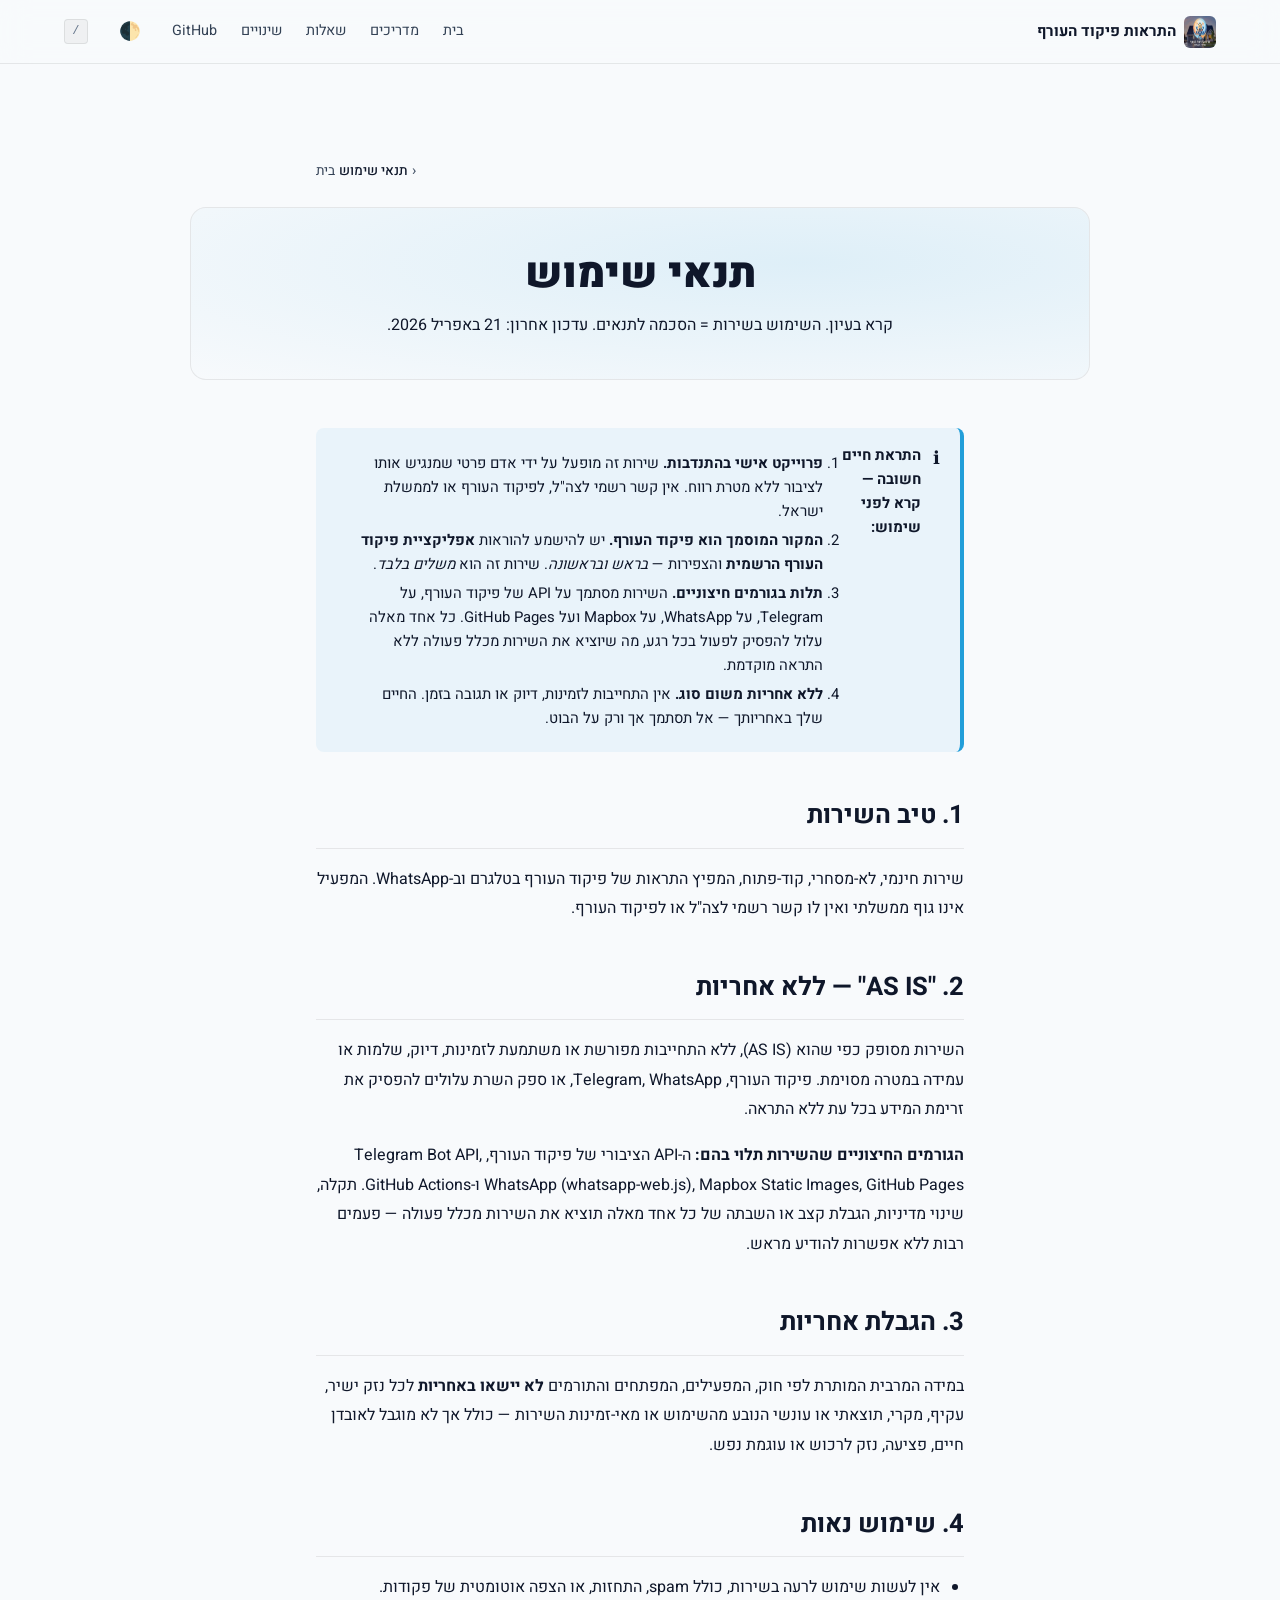
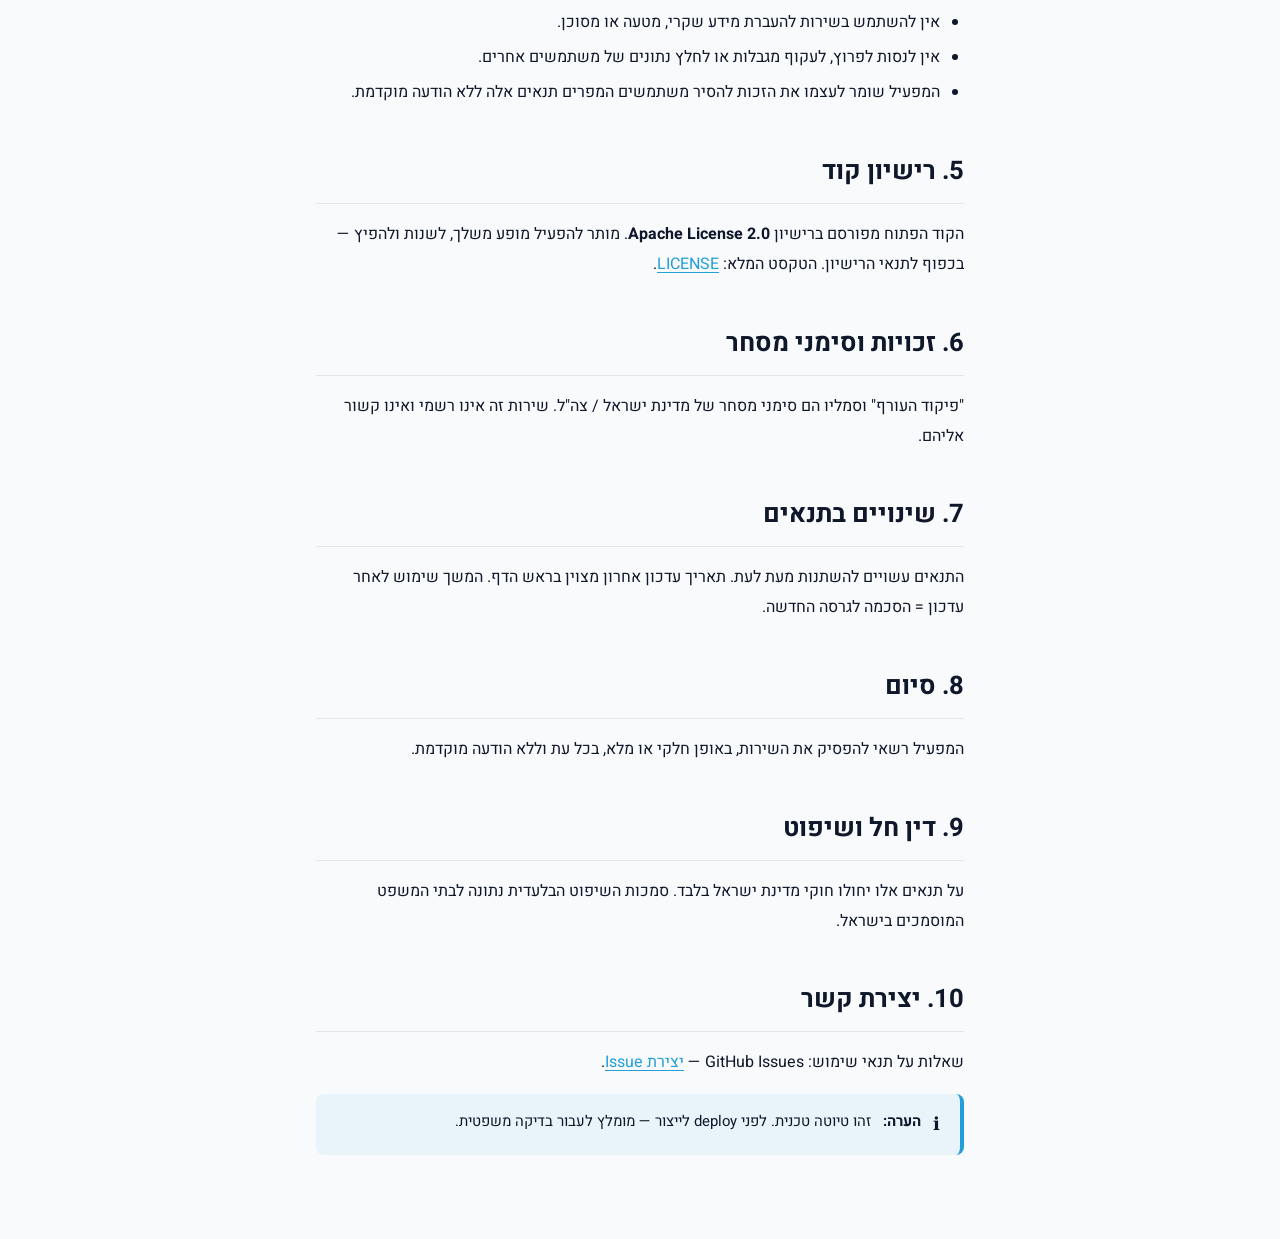
<file: terms/index.html>
<!DOCTYPE html>
<html lang="he" dir="rtl">
<head>
  <!-- Flash prevention: apply saved theme before first paint -->
  <script>(function(){try{var t=localStorage.getItem('theme');if(t==='light'||t==='dark'){document.documentElement.dataset.theme=t;}}catch(e){}}());</script>
  <meta charset="UTF-8">
  <meta name="viewport" content="width=device-width, initial-scale=1">
  <title>תנאי שימוש — התראות פיקוד העורף</title>
  <meta name="description" content="תנאי שימוש לשירות התראות פיקוד העורף. כולל הגבלת אחריות והתראת חיים חשובה.">
  <link rel="canonical" href="https://yonatan2021.github.io/pikud-haoref-bot-landing/terms/">
  <link rel="alternate" hreflang="he" href="https://yonatan2021.github.io/pikud-haoref-bot-landing/terms/">
  <meta name="robots" content="noindex, nofollow">

  <!-- Open Graph -->
  <meta property="og:type" content="website">
  <meta property="og:locale" content="he_IL">
  <meta property="og:site_name" content="התראות פיקוד העורף">
  <meta property="og:title" content="תנאי שימוש — התראות פיקוד העורף">
  <meta property="og:description" content="תנאי שימוש לשירות התראות פיקוד העורף. כולל הגבלת אחריות והתראת חיים חשובה.">
  <meta property="og:url" content="https://yonatan2021.github.io/pikud-haoref-bot-landing/terms/">
  <meta property="og:image" content="https://yonatan2021.github.io/pikud-haoref-bot-landing/og/terms.png">
  <meta property="og:image:width" content="1200">
  <meta property="og:image:height" content="630">

  <!-- Twitter -->
  <meta name="twitter:card" content="summary_large_image">
  <meta name="twitter:title" content="תנאי שימוש — התראות פיקוד העורף">
  <meta name="twitter:description" content="תנאי שימוש לשירות התראות פיקוד העורף. כולל הגבלת אחריות והתראת חיים חשובה.">
  <meta name="twitter:image" content="https://yonatan2021.github.io/pikud-haoref-bot-landing/og/terms.png">

  <!-- Theme + icons -->
  <meta name="theme-color" content="#07080f">
  <link rel="icon" href="https://yonatan2021.github.io/pikud-haoref-bot-landing/logo.jpg">

  <!-- Fonts: self-hosted Heebo woff2 preload (critical weights) -->
  <link rel="preload" href="https://yonatan2021.github.io/pikud-haoref-bot-landing/fonts/heebo-400.woff2" as="font" type="font/woff2" crossorigin>
  <link rel="preload" href="https://yonatan2021.github.io/pikud-haoref-bot-landing/fonts/heebo-700.woff2" as="font" type="font/woff2" crossorigin>

  <!-- Hero image preload (home only) -->
  

  <link rel="stylesheet" href="https://yonatan2021.github.io/pikud-haoref-bot-landing/style.css">
  <link rel="stylesheet" href="https://yonatan2021.github.io/pikud-haoref-bot-landing/styles/subpage.css">

  <!-- JSON-LD structured data -->
  <script type="application/ld+json">{"@context":"https://schema.org","@type":"Organization","name":"התראות פיקוד העורף","url":"https://yonatan2021.github.io/pikud-haoref-bot-landing","logo":"https://yonatan2021.github.io/pikud-haoref-bot-landing/logo.jpg"}</script>
<script type="application/ld+json">{"@context":"https://schema.org","@type":"BreadcrumbList","itemListElement":[{"@type":"ListItem","position":1,"name":"בית","item":"https://yonatan2021.github.io/pikud-haoref-bot-landing/"},{"@type":"ListItem","position":2,"name":"תנאי שימוש","item":"https://yonatan2021.github.io/pikud-haoref-bot-landing/terms/"}]}</script>

  <!-- GA4 -->
  <script async src="https://www.googletagmanager.com/gtag/js?id=G-4K6GHXRF9Y"></script>
<script>window.dataLayer=window.dataLayer||[];function gtag(){dataLayer.push(arguments);}gtag('js',new Date());gtag('config','G-4K6GHXRF9Y');</script>
</head>
<body>
<!-- sticky top nav; hamburger via :has + checkbox on mobile -->
<a class="skip-link" href="#main">דלג לתוכן הראשי</a>
<input type="checkbox" id="nav-toggle" class="nav-toggle-input" hidden>
<header class="nav-bar" role="banner">
  <div class="nav-inner">
    <a class="nav-brand" href="https://yonatan2021.github.io/pikud-haoref-bot-landing/" aria-label="דף הבית">
      <img src="https://yonatan2021.github.io/pikud-haoref-bot-landing/logo.jpg" alt="" width="32" height="32" aria-hidden="true">
      <span>התראות פיקוד העורף</span>
    </a>
    <label for="nav-toggle" class="nav-hamburger" aria-label="פתח תפריט" aria-expanded="false">
      <span></span><span></span><span></span>
    </label>
    <nav class="nav-links" aria-label="ניווט ראשי">
      <a href="https://yonatan2021.github.io/pikud-haoref-bot-landing/" data-slug="/">בית</a>
      <a href="https://yonatan2021.github.io/pikud-haoref-bot-landing/guides/" data-slug="/guides/">מדריכים</a>
      <a href="https://yonatan2021.github.io/pikud-haoref-bot-landing/faq/" data-slug="/faq/">שאלות</a>
      <a href="https://yonatan2021.github.io/pikud-haoref-bot-landing/changelog/" data-slug="/changelog/">שינויים</a>
      <a href="https://github.com/yonatan2021/pikud-haoref-bot" rel="noopener" target="_blank">GitHub</a>
      <button class="nav-theme-toggle" aria-label="החלף בין מצב בהיר לכהה" type="button" data-theme-toggle>🌓</button>
      <kbd class="nav-palette-hint" title="פתח פלטה מהירה">/</kbd>
    </nav>
  </div>
</header>
<script>
  // highlight active route — runs before main scripts
  (function(){
    var active = '/terms/' || (location.pathname.endsWith('/') ? location.pathname : location.pathname + '/');
    document.querySelectorAll('.nav-links a[data-slug]').forEach(function(a){
      if (a.dataset.slug === active) { a.setAttribute('aria-current','page'); a.classList.add('is-active'); }
    });
  })();
</script>
<main class="subpage" id="main">
  <nav class="breadcrumb" aria-label="פירורי לחם">
    <ol><li><a href="https://yonatan2021.github.io/pikud-haoref-bot-landing/">בית</a></li><li aria-current="page">תנאי שימוש</li></ol>
  </nav>

  <header class="subpage-hero">
    <h1>תנאי שימוש</h1>
    <p class="subtitle">קרא בעיון. השימוש בשירות = הסכמה לתנאים. עדכון אחרון: 21 באפריל 2026.</p>
  </header>

  <article class="prose">
    <div class="callout callout-danger" role="alert">
      <strong>התראת חיים חשובה — קרא לפני שימוש:</strong>
      <ol style="margin: 0.5rem 0 0 1.25rem; padding: 0;">
        <li><b>פרוייקט אישי בהתנדבות.</b> שירות זה מופעל על ידי אדם פרטי שמנגיש אותו לציבור ללא מטרת רווח. אין קשר רשמי לצה"ל, לפיקוד העורף או לממשלת ישראל.</li>
        <li><b>המקור המוסמך הוא פיקוד העורף.</b> יש להישמע להוראות <strong>אפליקציית פיקוד העורף הרשמית</strong> והצפירות — <em>בראש ובראשונה</em>. שירות זה הוא <em>משלים בלבד</em>.</li>
        <li><b>תלות בגורמים חיצוניים.</b> השירות מסתמך על API של פיקוד העורף, על Telegram, על WhatsApp, על Mapbox ועל GitHub Pages. כל אחד מאלה עלול להפסיק לפעול בכל רגע, מה שיוציא את השירות מכלל פעולה ללא התראה מוקדמת.</li>
        <li><b>ללא אחריות משום סוג.</b> אין התחייבות לזמינות, דיוק או תגובה בזמן. החיים שלך באחריותך — אל תסתמך אך ורק על הבוט.</li>
      </ol>
    </div>

    <h2>1. טיב השירות</h2>
    <p>שירות חינמי, לא-מסחרי, קוד-פתוח, המפיץ התראות של פיקוד העורף בטלגרם וב-WhatsApp. המפעיל אינו גוף ממשלתי ואין לו קשר רשמי לצה"ל או לפיקוד העורף.</p>

    <h2>2. "AS IS" — ללא אחריות</h2>
    <p>השירות מסופק כפי שהוא (AS IS), ללא התחייבות מפורשת או משתמעת לזמינות, דיוק, שלמות או עמידה במטרה מסוימת. פיקוד העורף, Telegram, WhatsApp, או ספק השרת עלולים להפסיק את זרימת המידע בכל עת ללא התראה.</p>
    <p><strong>הגורמים החיצוניים שהשירות תלוי בהם:</strong> ה-API הציבורי של פיקוד העורף, Telegram Bot API, WhatsApp (whatsapp-web.js), Mapbox Static Images, GitHub Pages ו-GitHub Actions. תקלה, שינוי מדיניות, הגבלת קצב או השבתה של כל אחד מאלה תוציא את השירות מכלל פעולה — פעמים רבות ללא אפשרות להודיע מראש.</p>

    <h2>3. הגבלת אחריות</h2>
    <p>במידה המרבית המותרת לפי חוק, המפעילים, המפתחים והתורמים <strong>לא יישאו באחריות</strong> לכל נזק ישיר, עקיף, מקרי, תוצאתי או עונשי הנובע מהשימוש או מאי-זמינות השירות — כולל אך לא מוגבל לאובדן חיים, פציעה, נזק לרכוש או עוגמת נפש.</p>

    <h2>4. שימוש נאות</h2>
    <ul>
      <li>אין לעשות שימוש לרעה בשירות, כולל spam, התחזות, או הצפה אוטומטית של פקודות.</li>
      <li>אין להשתמש בשירות להעברת מידע שקרי, מטעה או מסוכן.</li>
      <li>אין לנסות לפרוץ, לעקוף מגבלות או לחלץ נתונים של משתמשים אחרים.</li>
      <li>המפעיל שומר לעצמו את הזכות להסיר משתמשים המפרים תנאים אלה ללא הודעה מוקדמת.</li>
    </ul>

    <h2>5. רישיון קוד</h2>
    <p>הקוד הפתוח מפורסם ברישיון <strong>Apache License 2.0</strong>. מותר להפעיל מופע משלך, לשנות ולהפיץ — בכפוף לתנאי הרישיון. הטקסט המלא: <a href="https://github.com/yonatan2021/pikud-haoref-bot/blob/main/LICENSE" rel="noopener">LICENSE</a>.</p>

    <h2>6. זכויות וסימני מסחר</h2>
    <p>"פיקוד העורף" וסמליו הם סימני מסחר של מדינת ישראל / צה"ל. שירות זה אינו רשמי ואינו קשור אליהם.</p>

    <h2>7. שינויים בתנאים</h2>
    <p>התנאים עשויים להשתנות מעת לעת. תאריך עדכון אחרון מצוין בראש הדף. המשך שימוש לאחר עדכון = הסכמה לגרסה החדשה.</p>

    <h2>8. סיום</h2>
    <p>המפעיל רשאי להפסיק את השירות, באופן חלקי או מלא, בכל עת וללא הודעה מוקדמת.</p>

    <h2>9. דין חל ושיפוט</h2>
    <p>על תנאים אלו יחולו חוקי מדינת ישראל בלבד. סמכות השיפוט הבלעדית נתונה לבתי המשפט המוסמכים בישראל.</p>

    <h2>10. יצירת קשר</h2>
    <p>שאלות על תנאי שימוש: GitHub Issues — <a href="https://github.com/yonatan2021/pikud-haoref-bot/issues" rel="noopener">יצירת Issue</a>.</p>

    <div class="callout callout-info">
      <strong>הערה:</strong> זהו טיוטה טכנית. לפני deploy לייצור — מומלץ לעבור בדיקה משפטית.
    </div>
  </article>
</main>
  <script>
    // ── 1. Cursor spotlight ─────────────────────────────────────────────────
    document.addEventListener('mousemove', function(e) {
      document.documentElement.style.setProperty('--cursor-x', e.clientX + 'px');
      document.documentElement.style.setProperty('--cursor-y', e.clientY + 'px');
    });

    // ── 2. Scroll reveal (.reveal elements) ─────────────────────────────────
    var revealObserver = new IntersectionObserver(function(entries) {
      entries.forEach(function(e) {
        if (e.isIntersecting) {
          e.target.classList.add('visible');
          revealObserver.unobserve(e.target);
        }
      });
    }, { threshold: 0.05 }); /* reduced from 0.1 — prevents tall sections failing to trigger on short mobile viewports */

    document.querySelectorAll('.reveal').forEach(function(el) {
      revealObserver.observe(el);
    });

    // ── 3. Feature cards stagger reveal ─────────────────────────────────────
    var featureObserver = new IntersectionObserver(function(entries) {
      entries.forEach(function(e) {
        if (e.isIntersecting) {
          e.target.classList.add('visible');
          featureObserver.unobserve(e.target);
        }
      });
    }, { threshold: 0.08 });

    document.querySelectorAll('.feature-card').forEach(function(el, i) {
      // Cap stagger at 300ms — prevents 1.3s wait for last card in a 19-card grid
      el.style.setProperty('--reveal-delay', Math.min(i * 0.07, 0.3) + 's');
      featureObserver.observe(el);
    });

    // ── 4. Count-up animation (stats strip + live counters) ─────────────────
    var countObserver = new IntersectionObserver(function(entries) {
      entries.forEach(function(e) {
        if (!e.isIntersecting) return;
        var el = e.target;
        var target = parseInt(el.dataset.target);
        if (!target || el.classList.contains('counted')) return;
        el.classList.add('counted');
        var startTime = null;
        var duration = 1400;
        var animate = function(ts) {
          if (!startTime) startTime = ts;
          var progress = Math.min((ts - startTime) / duration, 1);
          var eased = 1 - Math.pow(1 - progress, 3);
          el.textContent = Math.floor(eased * target).toLocaleString('he-IL');
          if (progress < 1) {
            requestAnimationFrame(animate);
          } else {
            el.textContent = target.toLocaleString('he-IL');
            el.classList.add('stat-counted');
            setTimeout(function() { el.classList.remove('stat-counted'); }, 600);
          }
        };
        requestAnimationFrame(animate);
      });
    }, { threshold: 0.5 });

    document.querySelectorAll('[data-target]').forEach(function(el) {
      countObserver.observe(el);
    });

    // ── 5. How It Works — connector line animation on scroll ────────────────
    var howSection = document.querySelector('.how-it-works');
    if (howSection) {
      var howObserver = new IntersectionObserver(function(entries) {
        if (entries[0].isIntersecting) {
          howSection.classList.add('animated');
          howObserver.disconnect();
        }
      }, { threshold: 0.3 });
      howObserver.observe(howSection);
    }

    // ── 6. Mobile: feature tabs, show-more, compact cards ─────────────────
    var isMobile = window.matchMedia('(max-width: 900px)');

    // 6a. Tab switcher for feature panels
    var tabs = document.querySelectorAll('.features-tab');
    var panels = [document.getElementById('panel-user'), document.getElementById('panel-dev')];

    function activateTab(selectedTab) {
      tabs.forEach(function(tab) {
        var isSelected = tab === selectedTab;
        tab.classList.toggle('features-tab--active', isSelected);
        tab.setAttribute('aria-selected', isSelected);
      });
      var activeId = selectedTab.getAttribute('aria-controls');
      panels.forEach(function(panel) {
        if (!panel) return;
        var show = panel.id === activeId;
        panel.hidden = !show;
        panel.style.display = show ? '' : 'none';
      });
    }

    function initMobileTabs() {
      if (isMobile.matches) {
        // On mobile: show only user panel initially
        if (panels[1]) { panels[1].hidden = true; panels[1].style.display = 'none'; }
      } else {
        // On desktop: show both, remove hidden
        panels.forEach(function(p) { if (p) { p.hidden = false; p.style.display = ''; } });
      }
    }

    tabs.forEach(function(tab) {
      tab.addEventListener('click', function() { activateTab(tab); });
    });

    initMobileTabs();
    isMobile.addEventListener('change', initMobileTabs);

    // 6b. "Show more" buttons for feature grids
    document.querySelectorAll('.features-show-more').forEach(function(btn) {
      var grid = btn.previousElementSibling;
      if (!grid || !grid.classList.contains('features-grid')) return;
      var total = grid.querySelectorAll('.feature-card').length;
      var hiddenCount = Math.max(0, total - 6);
      if (hiddenCount > 0) {
        btn.textContent = 'הצג עוד (' + hiddenCount + ')';
      }
      btn.addEventListener('click', function() {
        var expanded = grid.classList.toggle('expanded');
        btn.setAttribute('aria-expanded', expanded);
        btn.textContent = expanded ? 'הצג פחות' : 'הצג עוד (' + hiddenCount + ')';
      });
    });

    // 6c. Compact cards — tap to expand description on mobile
    document.querySelectorAll('.feature-card').forEach(function(card) {
      card.addEventListener('click', function() {
        if (!isMobile.matches) return;
        card.classList.toggle('expanded');
      });
    });

    // 6d. What's New show-more
    var clBtn = document.querySelector('.changelog-show-more');
    if (clBtn) {
      var wnGrid = document.querySelector('.wn-grid');
      clBtn.addEventListener('click', function() {
        if (!wnGrid) return;
        var expanded = wnGrid.classList.toggle('expanded');
        clBtn.setAttribute('aria-expanded', expanded);
        clBtn.textContent = expanded ? 'הצג פחות' : 'עוד עדכונים';
      });
    }

    // 6e. FAB auto-hide near CTA section
    var fab = document.querySelector('.mobile-fab');
    var ctaSection = document.querySelector('.cta-section');
    if (fab && ctaSection) {
      var fabObserver = new IntersectionObserver(function(entries) {
        fab.classList.toggle('mobile-fab--hidden', entries[0].isIntersecting);
      }, { threshold: 0.2 });
      fabObserver.observe(ctaSection);
    }

    // ── 7. Interactive city preview — custom dropdown ────────────────────────
    var cityBubble     = document.getElementById('city-preview-bubble');
    var previewCity    = document.getElementById('preview-city');
    var previewZone    = document.getElementById('preview-zone');
    var previewSeconds = document.getElementById('preview-seconds');
    var previewBar     = document.getElementById('preview-bar');

    function buildBar(seconds) {
      var bar = '';
      for (var b = 0; b < 5; b++) { bar += '🟥'; }
      return bar;
    }

    function showCityPreview(val) {
      if (!val) { if (cityBubble) cityBubble.hidden = true; return; }
      var parts = val.split('|');
      var city = parts[0] || '';
      var zone = parts[1] || '';
      var secs = parseInt(parts[2], 10) || 45;
      if (previewCity)    previewCity.textContent    = city;
      if (previewZone)    previewZone.textContent    = zone;
      if (previewSeconds) previewSeconds.textContent = String(secs);
      if (previewBar)     previewBar.textContent     = buildBar(secs) + ' ▸ ' + zone + ' (1)';
      if (cityBubble) {
        cityBubble.hidden = false;
        cityBubble.classList.add('city-preview-bubble--animate');
        setTimeout(function() { cityBubble.classList.remove('city-preview-bubble--animate'); }, 400);
      }
    }

    var cityDropdown     = document.getElementById('city-dropdown');
    var cityDropdownBtn  = document.getElementById('city-dropdown-btn');
    var cityDropdownList = document.getElementById('city-dropdown-list');
    var cityDropdownVal  = document.getElementById('city-dropdown-value');

    function closeCityDd() { if (cityDropdown) cityDropdown.setAttribute('aria-expanded','false'); }
    function openCityDd()  { if (cityDropdown) cityDropdown.setAttribute('aria-expanded','true');  }

    if (cityDropdownBtn) {
      cityDropdownBtn.addEventListener('click', function(e) {
        e.stopPropagation();
        cityDropdown.getAttribute('aria-expanded') === 'true' ? closeCityDd() : openCityDd();
      });
    }

    if (cityDropdownList) {
      cityDropdownList.querySelectorAll('.city-dropdown-item').forEach(function(item) {
        item.addEventListener('click', function() {
          var val  = item.dataset.value;
          var text = item.textContent.trim();
          if (cityDropdownVal) cityDropdownVal.textContent = val ? text : '— בחר עיר —';
          cityDropdownList.querySelectorAll('.city-dropdown-item').forEach(function(i) {
            i.classList.remove('city-dropdown-item--selected');
            i.setAttribute('aria-selected', 'false');
          });
          item.classList.add('city-dropdown-item--selected');
          item.setAttribute('aria-selected', 'true');
          closeCityDd();
          showCityPreview(val);
        });
      });
    }

    document.addEventListener('click', function(e) {
      if (cityDropdown && !cityDropdown.contains(e.target)) closeCityDd();
    });
    document.addEventListener('keydown', function(e) {
      if (e.key === 'Escape' && cityDropdown && cityDropdown.getAttribute('aria-expanded') === 'true') {
        closeCityDd();
        if (cityDropdownBtn) cityDropdownBtn.focus();
      }
    });

    // ── Keyboard navigation for city dropdown ────────────────────────────────
    if (cityDropdownBtn) {
      cityDropdownBtn.addEventListener('keydown', function(e) {
        if (e.key === 'ArrowDown' || e.key === 'Enter' || e.key === ' ') {
          e.preventDefault();
          openCityDd();
          var firstItem = cityDropdownList
            ? cityDropdownList.querySelector('.city-dropdown-item:not(.city-dropdown-item--placeholder)')
            : null;
          if (firstItem) {
            firstItem.setAttribute('tabindex', '0');
            firstItem.focus();
          }
        }
      });
    }

    if (cityDropdownList) {
      var allItems = Array.from(
        cityDropdownList.querySelectorAll('.city-dropdown-item:not(.city-dropdown-item--placeholder)')
      );
      allItems.forEach(function(item, idx) {
        item.setAttribute('tabindex', '-1');
        item.addEventListener('keydown', function(e) {
          if (e.key === 'ArrowDown') {
            e.preventDefault();
            var next = allItems[idx + 1];
            if (next) { next.setAttribute('tabindex', '0'); next.focus(); }
          } else if (e.key === 'ArrowUp') {
            e.preventDefault();
            if (idx === 0) {
              if (cityDropdownBtn) cityDropdownBtn.focus();
            } else {
              var prev = allItems[idx - 1];
              if (prev) { prev.setAttribute('tabindex', '0'); prev.focus(); }
            }
          } else if (e.key === 'Enter' || e.key === ' ') {
            e.preventDefault();
            item.click();
            if (cityDropdownBtn) cityDropdownBtn.focus();
          } else if (e.key === 'Escape') {
            e.preventDefault();
            closeCityDd();
            if (cityDropdownBtn) cityDropdownBtn.focus();
          }
        });
        /* Reset tabindex on blur so only one item is reachable at a time */
        item.addEventListener('blur', function() {
          item.setAttribute('tabindex', '-1');
        });
      });
    }

    // ── 8a. Screenshots — touch pause/resume ─────────────────────────────────
    var screenshotsTrack = document.querySelector('.screenshots-track');
    if (screenshotsTrack) {
      screenshotsTrack.addEventListener('touchstart', function() {
        screenshotsTrack.style.animationPlayState = 'paused';
      }, { passive: true });
      screenshotsTrack.addEventListener('touchend', function() {
        screenshotsTrack.style.animationPlayState = '';
      }, { passive: true });
    }

    // ── 8. FAQ chat bubbles ───────────────────────────────────────────────────
    document.querySelectorAll('.faq-item').forEach(function(item) {
      var btn = item.querySelector('.faq-q');
      var ans = item.querySelector('.faq-a');
      if (!btn || !ans) return;
      btn.addEventListener('click', function() {
        var isOpen = btn.getAttribute('aria-expanded') === 'true';
        // Close all others
        document.querySelectorAll('.faq-item').forEach(function(other) {
          var ob = other.querySelector('.faq-q');
          var oa = other.querySelector('.faq-a');
          if (ob && oa && other !== item) {
            ob.setAttribute('aria-expanded', 'false');
            ob.classList.remove('faq-q--open');
            oa.setAttribute('aria-hidden', 'true');
            oa.style.maxHeight = '';
            oa.style.opacity = '';
          }
        });
        // Toggle this one
        var opening = !isOpen;
        btn.setAttribute('aria-expanded', String(opening));
        btn.classList.toggle('faq-q--open', opening);
        ans.setAttribute('aria-hidden', String(!opening));
        if (opening) {
          ans.style.maxHeight = ans.scrollHeight + 'px';
          ans.style.opacity = '1';
        } else {
          ans.style.maxHeight = '';
          ans.style.opacity = '';
        }
      });
    });

    // ── 9. Command palette ────────────────────────────────────────────────────
    var cmdOverlay = document.getElementById('cmd-overlay');
    var cmdInput   = document.getElementById('cmd-input');
    var cmdList    = document.getElementById('cmd-list');
    var cmdClose   = document.getElementById('cmd-close');
    var cmdTrigger = document.getElementById('cmd-trigger');

    function openCmdPalette() {
      if (!cmdOverlay) return;
      cmdOverlay.hidden = false;
      filterCmdItems('');
      setTimeout(function() { if (cmdInput) cmdInput.focus(); }, 50);
    }

    function closeCmdPalette() {
      if (!cmdOverlay) return;
      cmdOverlay.hidden = true;
      if (cmdInput) cmdInput.value = '';
      setCmdActive(null);
    }

    function filterCmdItems(query) {
      if (!cmdList) return;
      var items = cmdList.querySelectorAll('.cmd-item');
      var q = query.replace(/^\//, '').toLowerCase();
      items.forEach(function(item) {
        var cmd = (item.dataset.cmd || '').toLowerCase();
        var desc = (item.querySelector('.cmd-desc') || {}).textContent || '';
        item.style.display = (!q || cmd.includes(q) || desc.includes(q)) ? '' : 'none';
      });
      // Auto-select first visible
      var first = cmdList.querySelector('.cmd-item:not([style*="none"])');
      setCmdActive(first || null);
    }

    var activeCmd = null;
    function setCmdActive(el) {
      if (activeCmd) activeCmd.classList.remove('cmd-item--active');
      activeCmd = el;
      if (activeCmd) activeCmd.classList.add('cmd-item--active');
    }

    function activateCmd(el) {
      if (!el) return;
      closeCmdPalette();
      var target = el.dataset.target;
      var href   = el.dataset.href;
      var isExternal = el.dataset.external === 'true';
      if (target) {
        var section = document.querySelector(target);
        if (section) section.scrollIntoView({ behavior: 'smooth', block: 'start' });
      } else if (href) {
        if (isExternal) {
          window.open(href, '_blank', 'noopener,noreferrer');
        } else {
          window.location.href = href;
        }
      }
    }

    if (cmdInput) {
      cmdInput.addEventListener('input', function() { filterCmdItems(cmdInput.value); });
      cmdInput.addEventListener('keydown', function(e) {
        var items = Array.prototype.slice.call(
          cmdList ? cmdList.querySelectorAll('.cmd-item:not([style*="none"])') : []
        );
        var idx = items.indexOf(activeCmd);
        if (e.key === 'ArrowDown') {
          e.preventDefault();
          setCmdActive(items[Math.min(idx + 1, items.length - 1)]);
        } else if (e.key === 'ArrowUp') {
          e.preventDefault();
          setCmdActive(items[Math.max(idx - 1, 0)]);
        } else if (e.key === 'Enter') {
          e.preventDefault();
          activateCmd(activeCmd);
        } else if (e.key === 'Escape') {
          closeCmdPalette();
        }
      });
    }

    if (cmdList) {
      cmdList.querySelectorAll('.cmd-item').forEach(function(item) {
        item.addEventListener('mouseenter', function() { setCmdActive(item); });
        item.addEventListener('click', function() { activateCmd(item); });
      });
    }

    if (cmdClose)   { cmdClose.addEventListener('click', closeCmdPalette); }
    if (cmdTrigger) { cmdTrigger.addEventListener('click', openCmdPalette); }

    if (cmdOverlay) {
      cmdOverlay.addEventListener('click', function(e) {
        if (e.target === cmdOverlay) closeCmdPalette();
      });
    }

    // "/" key opens palette (not when inside an input/textarea/select)
    document.addEventListener('keydown', function(e) {
      if (e.key === '/' && !['INPUT','TEXTAREA','SELECT'].includes(document.activeElement.tagName)) {
        e.preventDefault();
        openCmdPalette();
      }
      if (e.key === 'Escape' && cmdOverlay && !cmdOverlay.hidden) {
        closeCmdPalette();
      }
    });

    // ── 11. Copy-to-clipboard (npx command) ──────────────────────────────────
    document.querySelectorAll('.copy-btn').forEach(function(btn) {
      btn.addEventListener('click', function() {
        var text = btn.dataset.copy;
        var apply = function() {
          btn.classList.add('copied');
          setTimeout(function() { btn.classList.remove('copied'); }, 2000);
        };
        if (navigator.clipboard && navigator.clipboard.writeText) {
          navigator.clipboard.writeText(text).then(apply).catch(function(err) {
            console.warn('[copy-btn] Clipboard API write failed:', err);
          });
        } else {
          var ta = document.createElement('textarea');
          ta.value = text;
          ta.style.cssText = 'position:fixed;opacity:0;';
          document.body.appendChild(ta);
          ta.select();
          try {
            document.execCommand('copy');
            apply();
          } catch(err) {
            console.warn('[copy-btn] execCommand copy failed:', err);
          }
          document.body.removeChild(ta);
        }
      });
    });

    // ── 12. Alert Simulator v2 — Telegram-clone bubble ───────────────────────
    (function() {
      var SIM_DATA = {
        'חיפה':        { zone: 'חיפה',              cities: ['חיפה','קריית ים','קריית אתא','חוף הכרמל'],       seconds: 90 },
        'תל אביב':     { zone: 'גוש דן',             cities: ['תל אביב','רמת גן','גבעתיים','בני ברק'],          seconds: 90 },
        'באר שבע':     { zone: 'שפלת יהודה',         cities: ['באר שבע','אשקלון','קריית גת','נתיבות'],          seconds: 60 },
        'אשדוד':       { zone: 'שפלת יהודה',         cities: ['אשדוד','אשקלון','קריית מלאכי','גן יבנה'],        seconds: 45 },
        'ירושלים':     { zone: 'ירושלים',            cities: ['ירושלים','מבשרת ציון','מעלה אדומים','בית שמש'],  seconds: 90 },
        'נתניה':       { zone: 'השרון',               cities: ['נתניה','רעננה','הוד השרון','כפר סבא'],            seconds: 90 },
        'פתח תקווה':   { zone: 'גוש דן',             cities: ['פתח תקווה','ראש העין','אלעד','רמלה'],             seconds: 90 },
        'ראשון לציון': { zone: 'גוש דן',             cities: ['ראשון לציון','חולון','בת ים','אור יהודה'],        seconds: 90 },
        'חדרה':        { zone: 'חדרה ועמק יזרעאל',   cities: ['חדרה','פרדס חנה','זיכרון יעקב','בנימינה'],        seconds: 90 },
        'אשקלון':      { zone: 'שפלת יהודה',         cities: ['אשקלון','שקמים','מיגדל הנגב','ברכיה'],           seconds: 30 },
        'עכו':         { zone: 'חיפה',               cities: ['עכו','נהריה','כרמיאל','מעלות-תרשיחא'],           seconds: 90 },
        'נצרת':        { zone: 'הגליל',              cities: ['נצרת','עפולה','יזרעאל','שפרעם'],                  seconds: 90 },
        'אילת':        { zone: 'אילת',               cities: ['אילת'],                                           seconds: 180 },
        'מודיעין':     { zone: 'ירושלים',            cities: ['מודיעין','מכבים-רעות','שוהם','אבן יהודה'],        seconds: 90 },
        'רחובות':      { zone: 'גוש דן',             cities: ['רחובות','נס ציונה','יבנה','גדרה'],                seconds: 90 },
        'כפר סבא':     { zone: 'השרון',              cities: ['כפר סבא','רעננה','אלקנה','עמנואל'],               seconds: 90 },
        'טבריה':       { zone: 'כינרת',              cities: ['טבריה','כינרת','מגדל','גינוסר'],                  seconds: 90 },
        'צפת':         { zone: 'הגליל העליון',        cities: ['צפת','מירון','ביריה','עמוקה'],                    seconds: 90 },
        'דימונה':      { zone: 'הנגב',               cities: ['דימונה','ערד','ירוחם','מצפה רמון'],               seconds: 60 },
        'קריית שמונה': { zone: 'הגליל העליון',        cities: ['קריית שמונה','מטולה','מנרה','כפר בלום'],          seconds: 30 }
      };
      var CAT_EMOJI = '🔴';
      var CAT_NAME  = 'ירי רקטות וטילים';
      var CAT_INSTR = '\u{1F6E1} להיכנס למרחב מוגן ולהישאר בו 10 דקות';

      var simInput    = document.getElementById('sim-city-input');
      var simSugList  = document.getElementById('sim-city-suggestions');
      var simRun      = document.getElementById('sim-run');
      var simPulse    = document.getElementById('sim-pulse');
      var tgBubble    = document.getElementById('tg-bubble');
      var tgHeader    = document.getElementById('tg-alert-header');
      var tgZones     = document.getElementById('tg-alert-zones');
      var tgCities    = document.getElementById('tg-alert-cities');
      var tgInstr     = document.getElementById('tg-alert-instructions');
      var tgCountdown = document.getElementById('tg-countdown-value');
      var tgFill      = document.getElementById('tg-countdown-fill');
      var tgTime      = document.getElementById('tg-bubble-time');

      if (!simInput) return;

      var allCities = Object.keys(SIM_DATA);
      var selectedCity = null;
      var cdTimer = null;

      function fmtMmSs(s) {
        var m = Math.floor(s / 60), sec = s % 60;
        return (m < 10 ? '0' + m : String(m)) + ':' + (sec < 10 ? '0' + sec : String(sec));
      }

      function buildSuggestions(q) {
        if (!simSugList) return;
        while (simSugList.firstChild) simSugList.removeChild(simSugList.firstChild);
        var matches = q
          ? allCities.filter(function(c) { return c.indexOf(q) !== -1; })
          : ['חיפה','תל אביב','באר שבע','אשדוד'];
        if (!matches.length) { simSugList.hidden = true; return; }
        matches.slice(0, 6).forEach(function(city) {
          var li = document.createElement('li');
          li.className = 'sim-suggestion';
          li.setAttribute('role', 'option');
          li.textContent = city;
          li.addEventListener('mousedown', function(ev) {
            ev.preventDefault();
            selectCity(city);
          });
          simSugList.appendChild(li);
        });
        simSugList.hidden = false;
      }

      function selectCity(city) {
        selectedCity = city;
        if (simInput) simInput.value = city;
        if (simSugList) simSugList.hidden = true;
      }

      simInput.addEventListener('input',  function() { buildSuggestions(simInput.value.trim()); });
      simInput.addEventListener('focus',  function() { buildSuggestions(simInput.value.trim()); });
      simInput.addEventListener('blur',   function() { setTimeout(function() { if (simSugList) simSugList.hidden = true; }, 150); });
      simInput.addEventListener('keydown', function(ev) {
        if (ev.key === 'Enter') {
          if (simSugList && !simSugList.hidden) {
            var first = simSugList.querySelector('.sim-suggestion');
            if (first) selectCity(first.textContent.trim());
          }
          runSim();
        }
      });

      // Wire static suggestion items already in HTML
      if (simSugList) {
        simSugList.querySelectorAll('.sim-suggestion').forEach(function(li) {
          li.addEventListener('mousedown', function(ev) {
            ev.preventDefault();
            selectCity(li.dataset.city || li.textContent.trim());
          });
        });
      }

      function runSim() {
        var city = selectedCity || (simInput ? simInput.value.trim() : '') || 'תל אביב';
        var data = SIM_DATA[city] || SIM_DATA['תל אביב'];

        if (tgHeader) {
          while (tgHeader.firstChild) tgHeader.removeChild(tgHeader.firstChild);
          tgHeader.appendChild(document.createTextNode(CAT_EMOJI + ' '));
          var b = document.createElement('b');
          b.textContent = CAT_NAME;
          tgHeader.appendChild(b);
        }
        if (tgZones) {
          while (tgZones.firstChild) tgZones.removeChild(tgZones.firstChild);
          var bz = document.createElement('b');
          bz.textContent = '\u25B8 ' + data.zone;
          tgZones.appendChild(bz);
        }
        if (tgCities) tgCities.textContent = data.cities.join(' \u00B7 ');
        if (tgInstr)  tgInstr.textContent  = CAT_INSTR;

        var now = new Date();
        var hh = now.getHours(), mm = now.getMinutes();
        if (tgTime) tgTime.textContent = (hh < 10 ? '0' + hh : hh) + ':' + (mm < 10 ? '0' + mm : mm);

        var total = data.seconds;
        var remaining = total;
        if (tgCountdown) tgCountdown.textContent = fmtMmSs(remaining);
        if (tgFill) {
          tgFill.style.transition = 'none';
          tgFill.style.transform  = 'scaleX(1)';
        }
        if (simPulse) simPulse.hidden = false;
        if (tgBubble) tgBubble.hidden = false;

        requestAnimationFrame(function() {
          if (tgFill) {
            tgFill.style.transition = 'transform ' + total + 's linear';
            tgFill.style.transform  = 'scaleX(0)';
          }
        });

        if (cdTimer) clearInterval(cdTimer);
        cdTimer = setInterval(function() {
          remaining = Math.max(0, remaining - 1);
          if (tgCountdown) tgCountdown.textContent = fmtMmSs(remaining);
          if (remaining === 0) clearInterval(cdTimer);
        }, 1000);
      }

      if (simRun) simRun.addEventListener('click', runSim);
    })();

    // ── 13. Light/Dark theme toggle ───────────────────────────────────────────
    document.addEventListener('click', function(ev) {
      var btn = ev.target.closest('[data-theme-toggle]');
      if (!btn) return;
      var cur = document.documentElement.dataset.theme;
      var prefersDark = window.matchMedia('(prefers-color-scheme: dark)').matches;
      var next = cur === 'dark' ? 'light' : cur === 'light' ? 'dark' : (prefersDark ? 'light' : 'dark');
      document.documentElement.dataset.theme = next;
      try { localStorage.setItem('theme', next); } catch(e) {}
    });

  </script>

  <!-- All routes for command palette — injected at build time -->
  <script>window.__ROUTES = [{"slug":"https://yonatan2021.github.io/pikud-haoref-bot-landing/","title":"התראות פיקוד העורף"},{"slug":"https://yonatan2021.github.io/pikud-haoref-bot-landing/changelog/","title":"יומן שינויים"},{"slug":"https://yonatan2021.github.io/pikud-haoref-bot-landing/faq/","title":"שאלות נפוצות"},{"slug":"https://yonatan2021.github.io/pikud-haoref-bot-landing/privacy/","title":"מדיניות פרטיות"},{"slug":"https://yonatan2021.github.io/pikud-haoref-bot-landing/terms/","title":"תנאי שימוש"},{"slug":"https://yonatan2021.github.io/pikud-haoref-bot-landing/accessibility/","title":"הצהרת נגישות"},{"slug":"https://yonatan2021.github.io/pikud-haoref-bot-landing/security/","title":"אבטחה וחשיפה אחראית"},{"slug":"https://yonatan2021.github.io/pikud-haoref-bot-landing/guides/","title":"מדריכים"},{"slug":"https://yonatan2021.github.io/pikud-haoref-bot-landing/guides/telegram/","title":"רישום בטלגרם"},{"slug":"https://yonatan2021.github.io/pikud-haoref-bot-landing/guides/whatsapp/","title":"הצטרפות ל-WhatsApp"},{"slug":"https://yonatan2021.github.io/pikud-haoref-bot-landing/guides/commands/","title":"19 פקודות הבוט"},{"slug":"https://yonatan2021.github.io/pikud-haoref-bot-landing/guides/onboarding/","title":"onboarding מפורט"},{"slug":"https://yonatan2021.github.io/pikud-haoref-bot-landing/guides/self-host/","title":"הפעלה עצמית"}];</script>

  <script>
    // ── 14. Command Palette — routes extension ────────────────────────────────
    (function() {
      var cmdList = document.getElementById('cmd-list');
      if (!cmdList || !window.__ROUTES) return;
      window.__ROUTES.forEach(function(route) {
        var li = document.createElement('li');
        li.className = 'cmd-item cmd-item--route';
        li.setAttribute('data-href', route.slug);
        li.setAttribute('data-cmd', route.title);
        var iconSpan = document.createElement('span');
        iconSpan.className = 'cmd-icon';
        iconSpan.textContent = '\uD83D\uDD17';
        var labelSpan = document.createElement('span');
        labelSpan.className = 'cmd-label';
        labelSpan.textContent = '\u05E0\u05D5\u05D5\u05D8: ' + route.title;
        var descSpan = document.createElement('span');
        descSpan.className = 'cmd-desc';
        descSpan.textContent = route.slug;
        li.appendChild(iconSpan);
        li.appendChild(labelSpan);
        li.appendChild(descSpan);
        li.addEventListener('mouseenter', function() {
          if (typeof setCmdActive === 'function') setCmdActive(li);
        });
        li.addEventListener('click', function() {
          if (typeof closeCmdPalette === 'function') closeCmdPalette();
          window.location.href = route.slug;
        });
        cmdList.appendChild(li);
      });
    })();
  </script>

</body>
</html>
</file>
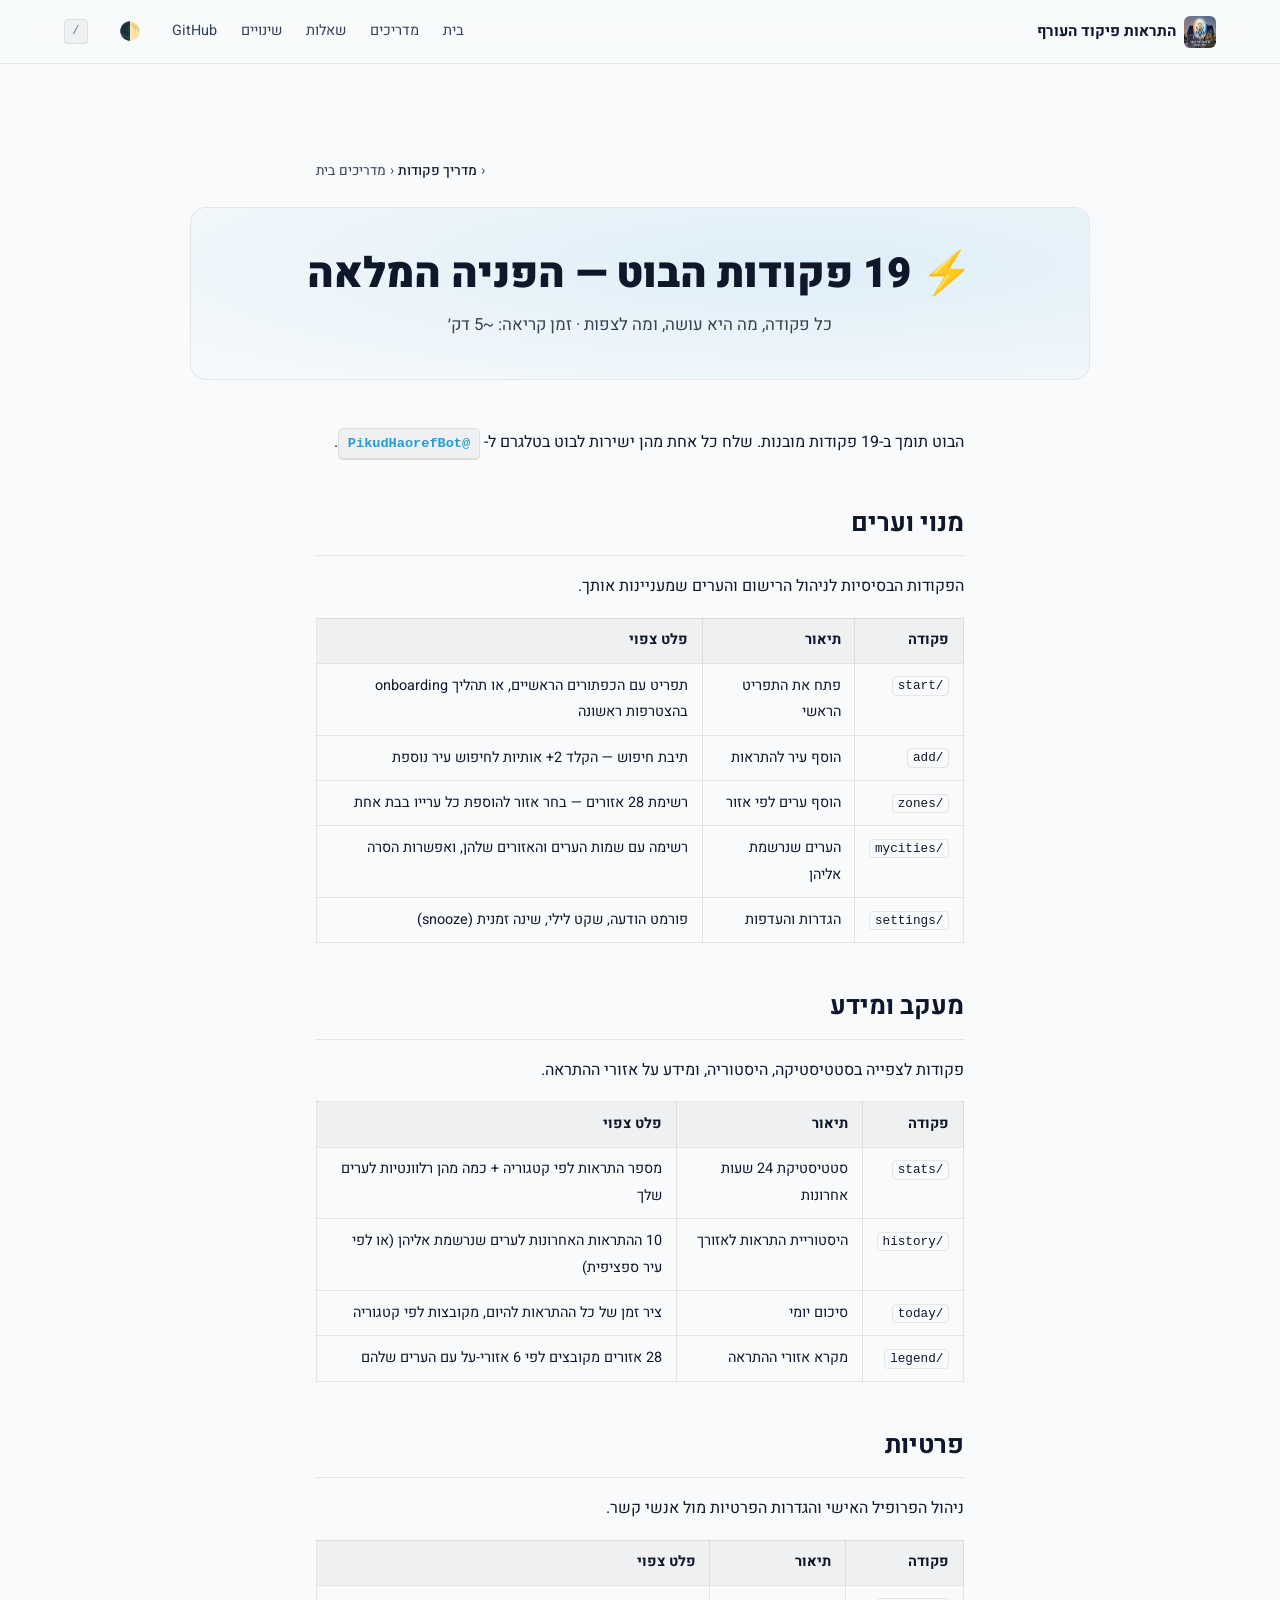
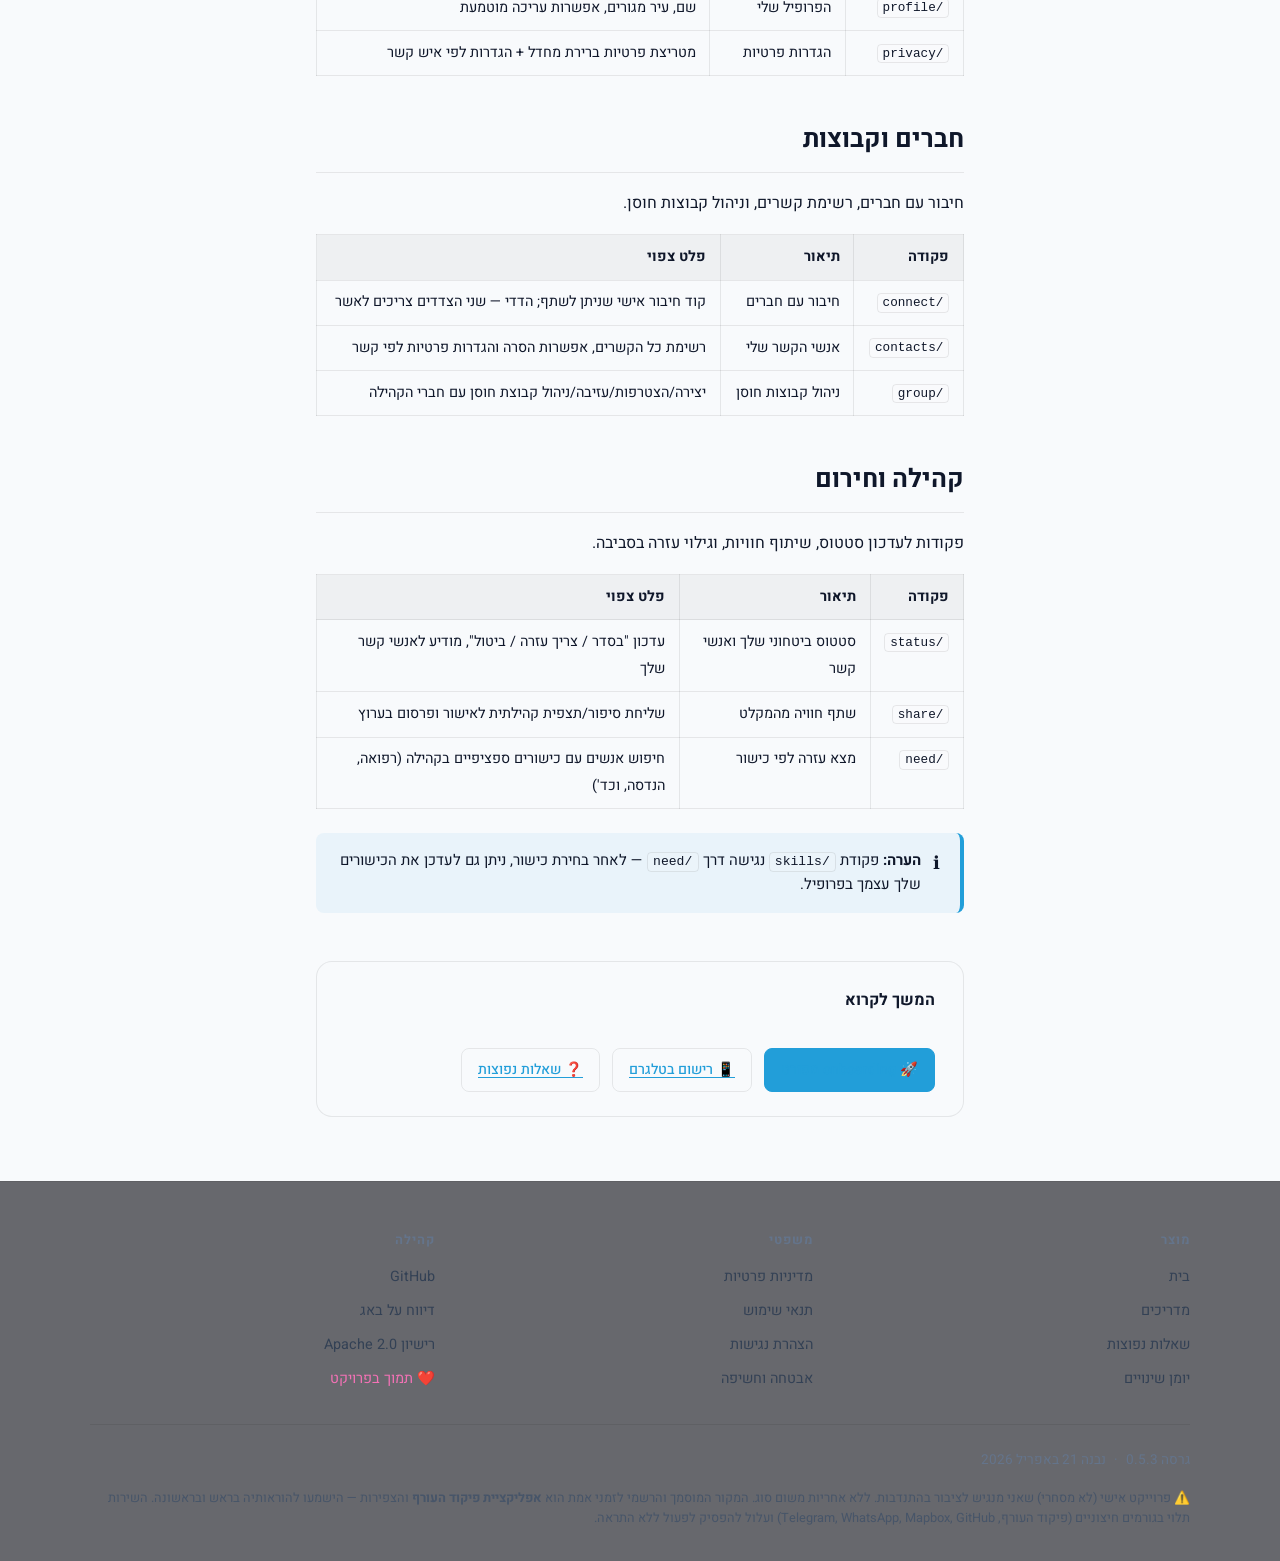
<file: guides/commands/index.html>
<!DOCTYPE html>
<html lang="he" dir="rtl">
<head>
  <!-- Flash prevention: apply saved theme before first paint -->
  <script>(function(){try{var t=localStorage.getItem('theme');if(t==='light'||t==='dark'){document.documentElement.dataset.theme=t;}}catch(e){}}());</script>
  <meta charset="UTF-8">
  <meta name="viewport" content="width=device-width, initial-scale=1">
  <title>19 פקודות הבוט — הפניה המלאה</title>
  <meta name="description" content="כל 19 פקודות בוט פיקוד העורף מקובצות לפי קטגוריה — מה עושה כל אחת ומה הפלט הצפוי.">
  <link rel="canonical" href="https://yonatan2021.github.io/pikud-haoref-bot-landing/guides/commands/">
  <link rel="alternate" hreflang="he" href="https://yonatan2021.github.io/pikud-haoref-bot-landing/guides/commands/">
  

  <!-- Open Graph -->
  <meta property="og:type" content="website">
  <meta property="og:locale" content="he_IL">
  <meta property="og:site_name" content="התראות פיקוד העורף">
  <meta property="og:title" content="19 פקודות הבוט — הפניה המלאה">
  <meta property="og:description" content="כל 19 פקודות בוט פיקוד העורף מקובצות לפי קטגוריה — מה עושה כל אחת ומה הפלט הצפוי.">
  <meta property="og:url" content="https://yonatan2021.github.io/pikud-haoref-bot-landing/guides/commands/">
  <meta property="og:image" content="https://yonatan2021.github.io/pikud-haoref-bot-landing/og/guides-commands.png">
  <meta property="og:image:width" content="1200">
  <meta property="og:image:height" content="630">

  <!-- Twitter -->
  <meta name="twitter:card" content="summary_large_image">
  <meta name="twitter:title" content="19 פקודות הבוט — הפניה המלאה">
  <meta name="twitter:description" content="כל 19 פקודות בוט פיקוד העורף מקובצות לפי קטגוריה — מה עושה כל אחת ומה הפלט הצפוי.">
  <meta name="twitter:image" content="https://yonatan2021.github.io/pikud-haoref-bot-landing/og/guides-commands.png">

  <!-- Theme + icons -->
  <meta name="theme-color" content="#07080f">
  <link rel="icon" href="https://yonatan2021.github.io/pikud-haoref-bot-landing/logo.jpg">

  <!-- Fonts: self-hosted Heebo woff2 preload (critical weights) -->
  <link rel="preload" href="https://yonatan2021.github.io/pikud-haoref-bot-landing/fonts/heebo-400.woff2" as="font" type="font/woff2" crossorigin>
  <link rel="preload" href="https://yonatan2021.github.io/pikud-haoref-bot-landing/fonts/heebo-700.woff2" as="font" type="font/woff2" crossorigin>

  <!-- Hero image preload (home only) -->
  

  <link rel="stylesheet" href="https://yonatan2021.github.io/pikud-haoref-bot-landing/style.css">
  <link rel="stylesheet" href="https://yonatan2021.github.io/pikud-haoref-bot-landing/styles/subpage.css">
<link rel="stylesheet" href="https://yonatan2021.github.io/pikud-haoref-bot-landing/styles/guides.css">

  <!-- JSON-LD structured data -->
  <script type="application/ld+json">{"@context":"https://schema.org","@type":"Organization","name":"התראות פיקוד העורף","url":"https://yonatan2021.github.io/pikud-haoref-bot-landing","logo":"https://yonatan2021.github.io/pikud-haoref-bot-landing/logo.jpg"}</script>
<script type="application/ld+json">{"@context":"https://schema.org","@type":"BreadcrumbList","itemListElement":[{"@type":"ListItem","position":1,"name":"בית","item":"https://yonatan2021.github.io/pikud-haoref-bot-landing/"},{"@type":"ListItem","position":2,"name":"מדריכים","item":"https://yonatan2021.github.io/pikud-haoref-bot-landing/guides/"},{"@type":"ListItem","position":3,"name":"מדריך פקודות","item":"https://yonatan2021.github.io/pikud-haoref-bot-landing/guides/commands/"}]}</script>
<script type="application/ld+json">{"@context":"https://schema.org","@type":"Article","headline":"19 פקודות הבוט — הפניה המלאה","inLanguage":"he","datePublished":"2026-04-21"}</script>

  <!-- GA4 -->
  <script async src="https://www.googletagmanager.com/gtag/js?id=G-4K6GHXRF9Y"></script>
<script>window.dataLayer=window.dataLayer||[];function gtag(){dataLayer.push(arguments);}gtag('js',new Date());gtag('config','G-4K6GHXRF9Y');</script>
</head>
<body>
<!-- sticky top nav; hamburger via :has + checkbox on mobile -->
<a class="skip-link" href="#main">דלג לתוכן הראשי</a>
<input type="checkbox" id="nav-toggle" class="nav-toggle-input" hidden>
<header class="nav-bar" role="banner">
  <div class="nav-inner">
    <a class="nav-brand" href="https://yonatan2021.github.io/pikud-haoref-bot-landing/" aria-label="דף הבית">
      <img src="https://yonatan2021.github.io/pikud-haoref-bot-landing/logo.jpg" alt="" width="32" height="32" aria-hidden="true">
      <span>התראות פיקוד העורף</span>
    </a>
    <label for="nav-toggle" class="nav-hamburger" aria-label="פתח תפריט" aria-expanded="false">
      <span></span><span></span><span></span>
    </label>
    <nav class="nav-links" aria-label="ניווט ראשי">
      <a href="https://yonatan2021.github.io/pikud-haoref-bot-landing/" data-slug="/">בית</a>
      <a href="https://yonatan2021.github.io/pikud-haoref-bot-landing/guides/" data-slug="/guides/">מדריכים</a>
      <a href="https://yonatan2021.github.io/pikud-haoref-bot-landing/faq/" data-slug="/faq/">שאלות</a>
      <a href="https://yonatan2021.github.io/pikud-haoref-bot-landing/changelog/" data-slug="/changelog/">שינויים</a>
      <a href="https://github.com/yonatan2021/pikud-haoref-bot" rel="noopener" target="_blank">GitHub</a>
      <button class="nav-theme-toggle" aria-label="החלף בין מצב בהיר לכהה" type="button" data-theme-toggle>🌓</button>
      <kbd class="nav-palette-hint" title="פתח פלטה מהירה">/</kbd>
    </nav>
  </div>
</header>
<script>
  // highlight active route — runs before main scripts
  (function(){
    var active = '/guides/commands/' || (location.pathname.endsWith('/') ? location.pathname : location.pathname + '/');
    document.querySelectorAll('.nav-links a[data-slug]').forEach(function(a){
      if (a.dataset.slug === active) { a.setAttribute('aria-current','page'); a.classList.add('is-active'); }
    });
  })();
</script>
<main class="subpage" id="main">
  <nav class="breadcrumb" aria-label="פירורי לחם">
    <ol>
      <li><a href="https://yonatan2021.github.io/pikud-haoref-bot-landing/">בית</a></li>
      <li><a href="https://yonatan2021.github.io/pikud-haoref-bot-landing/guides/">מדריכים</a></li>
      <li aria-current="page">מדריך פקודות</li>
    </ol>
  </nav>

  <header class="subpage-hero">
    <h1>⚡ 19 פקודות הבוט — הפניה המלאה</h1>
    <p class="subpage-subtitle">כל פקודה, מה היא עושה, ומה לצפות · זמן קריאה: ~5 דק׳</p>
  </header>

  <article class="prose">
    <p>הבוט תומך ב-19 פקודות מובנות. שלח כל אחת מהן ישירות לבוט בטלגרם ל- <span class="keycap">@PikudHaorefBot</span>.</p>

    <h2 id="subscription">מנוי וערים</h2>
    <p>הפקודות הבסיסיות לניהול הרישום והערים שמעניינות אותך.</p>
    <table class="commands-table">
      <thead>
        <tr>
          <th>פקודה</th>
          <th>תיאור</th>
          <th>פלט צפוי</th>
        </tr>
      </thead>
      <tbody>
        <tr>
          <td><code>/start</code></td>
          <td>פתח את התפריט הראשי</td>
          <td>תפריט עם הכפתורים הראשיים, או תהליך onboarding בהצטרפות ראשונה</td>
        </tr>
        <tr>
          <td><code>/add</code></td>
          <td>הוסף עיר להתראות</td>
          <td>תיבת חיפוש — הקלד 2+ אותיות לחיפוש עיר נוספת</td>
        </tr>
        <tr>
          <td><code>/zones</code></td>
          <td>הוסף ערים לפי אזור</td>
          <td>רשימת 28 אזורים — בחר אזור להוספת כל ערייו בבת אחת</td>
        </tr>
        <tr>
          <td><code>/mycities</code></td>
          <td>הערים שנרשמת אליהן</td>
          <td>רשימה עם שמות הערים והאזורים שלהן, ואפשרות הסרה</td>
        </tr>
        <tr>
          <td><code>/settings</code></td>
          <td>הגדרות והעדפות</td>
          <td>פורמט הודעה, שקט לילי, שינה זמנית (snooze)</td>
        </tr>
      </tbody>
    </table>

    <h2 id="info">מעקב ומידע</h2>
    <p>פקודות לצפייה בסטטיסטיקה, היסטוריה, ומידע על אזורי ההתראה.</p>
    <table class="commands-table">
      <thead>
        <tr>
          <th>פקודה</th>
          <th>תיאור</th>
          <th>פלט צפוי</th>
        </tr>
      </thead>
      <tbody>
        <tr>
          <td><code>/stats</code></td>
          <td>סטטיסטיקת 24 שעות אחרונות</td>
          <td>מספר התראות לפי קטגוריה + כמה מהן רלוונטיות לערים שלך</td>
        </tr>
        <tr>
          <td><code>/history</code></td>
          <td>היסטוריית התראות לאזורך</td>
          <td>10 ההתראות האחרונות לערים שנרשמת אליהן (או לפי עיר ספציפית)</td>
        </tr>
        <tr>
          <td><code>/today</code></td>
          <td>סיכום יומי</td>
          <td>ציר זמן של כל ההתראות להיום, מקובצות לפי קטגוריה</td>
        </tr>
        <tr>
          <td><code>/legend</code></td>
          <td>מקרא אזורי ההתראה</td>
          <td>28 אזורים מקובצים לפי 6 אזורי-על עם הערים שלהם</td>
        </tr>
      </tbody>
    </table>

    <h2 id="privacy">פרטיות</h2>
    <p>ניהול הפרופיל האישי והגדרות הפרטיות מול אנשי קשר.</p>
    <table class="commands-table">
      <thead>
        <tr>
          <th>פקודה</th>
          <th>תיאור</th>
          <th>פלט צפוי</th>
        </tr>
      </thead>
      <tbody>
        <tr>
          <td><code>/profile</code></td>
          <td>הפרופיל שלי</td>
          <td>שם, עיר מגורים, אפשרות עריכה מוטמעת</td>
        </tr>
        <tr>
          <td><code>/privacy</code></td>
          <td>הגדרות פרטיות</td>
          <td>מטריצת פרטיות ברירת מחדל + הגדרות לפי איש קשר</td>
        </tr>
      </tbody>
    </table>

    <h2 id="social">חברים וקבוצות</h2>
    <p>חיבור עם חברים, רשימת קשרים, וניהול קבוצות חוסן.</p>
    <table class="commands-table">
      <thead>
        <tr>
          <th>פקודה</th>
          <th>תיאור</th>
          <th>פלט צפוי</th>
        </tr>
      </thead>
      <tbody>
        <tr>
          <td><code>/connect</code></td>
          <td>חיבור עם חברים</td>
          <td>קוד חיבור אישי שניתן לשתף; הדדי — שני הצדדים צריכים לאשר</td>
        </tr>
        <tr>
          <td><code>/contacts</code></td>
          <td>אנשי הקשר שלי</td>
          <td>רשימת כל הקשרים, אפשרות הסרה והגדרות פרטיות לפי קשר</td>
        </tr>
        <tr>
          <td><code>/group</code></td>
          <td>ניהול קבוצות חוסן</td>
          <td>יצירה/הצטרפות/עזיבה/ניהול קבוצת חוסן עם חברי הקהילה</td>
        </tr>
      </tbody>
    </table>

    <h2 id="community">קהילה וחירום</h2>
    <p>פקודות לעדכון סטטוס, שיתוף חוויות, וגילוי עזרה בסביבה.</p>
    <table class="commands-table">
      <thead>
        <tr>
          <th>פקודה</th>
          <th>תיאור</th>
          <th>פלט צפוי</th>
        </tr>
      </thead>
      <tbody>
        <tr>
          <td><code>/status</code></td>
          <td>סטטוס ביטחוני שלך ואנשי קשר</td>
          <td>עדכון "בסדר / צריך עזרה / ביטול", מודיע לאנשי קשר שלך</td>
        </tr>
        <tr>
          <td><code>/share</code></td>
          <td>שתף חוויה מהמקלט</td>
          <td>שליחת סיפור/תצפית קהילתית לאישור ופרסום בערוץ</td>
        </tr>
        <tr>
          <td><code>/need</code></td>
          <td>מצא עזרה לפי כישור</td>
          <td>חיפוש אנשים עם כישורים ספציפיים בקהילה (רפואה, הנדסה, וכד')</td>
        </tr>
      </tbody>
    </table>

    <div class="callout">
      <span>
        <strong>הערה:</strong> פקודת <code>/skills</code> נגישה דרך <code>/need</code> — לאחר בחירת כישור,
        ניתן גם לעדכן את הכישורים שלך עצמך בפרופיל.
      </span>
    </div>

    <nav class="guide-cta" aria-label="המשך קריאה">
      <p class="guide-cta-title">המשך לקרוא</p>
      <div class="guide-cta-links">
        <a class="guide-cta-link guide-cta-link-primary" href="https://yonatan2021.github.io/pikud-haoref-bot-landing/guides/onboarding/">🚀 onboarding מפורט</a>
        <a class="guide-cta-link" href="https://yonatan2021.github.io/pikud-haoref-bot-landing/guides/telegram/">📱 רישום בטלגרם</a>
        <a class="guide-cta-link" href="https://yonatan2021.github.io/pikud-haoref-bot-landing/faq/">❓ שאלות נפוצות</a>
      </div>
    </nav>
  </article>
</main>

<footer class="footer footer-legal" role="contentinfo">
  <div class="footer-grid">
    <section>
      <h3>מוצר</h3>
      <a href="https://yonatan2021.github.io/pikud-haoref-bot-landing/">בית</a>
      <a href="https://yonatan2021.github.io/pikud-haoref-bot-landing/guides/">מדריכים</a>
      <a href="https://yonatan2021.github.io/pikud-haoref-bot-landing/faq/">שאלות נפוצות</a>
      <a href="https://yonatan2021.github.io/pikud-haoref-bot-landing/changelog/">יומן שינויים</a>
    </section>
    <section>
      <h3>משפטי</h3>
      <a href="https://yonatan2021.github.io/pikud-haoref-bot-landing/privacy/">מדיניות פרטיות</a>
      <a href="https://yonatan2021.github.io/pikud-haoref-bot-landing/terms/">תנאי שימוש</a>
      <a href="https://yonatan2021.github.io/pikud-haoref-bot-landing/accessibility/">הצהרת נגישות</a>
      <a href="https://yonatan2021.github.io/pikud-haoref-bot-landing/security/">אבטחה וחשיפה</a>
    </section>
    <section>
      <h3>קהילה</h3>
      <a href="https://github.com/yonatan2021/pikud-haoref-bot" rel="noopener" target="_blank">GitHub</a>
      <a href="https://github.com/yonatan2021/pikud-haoref-bot/issues" rel="noopener" target="_blank">דיווח על באג</a>
      <a href="https://github.com/yonatan2021/pikud-haoref-bot/blob/main/LICENSE" rel="noopener" target="_blank">רישיון Apache 2.0</a>
      <a href="https://github.com/sponsors/yonatan2021" rel="noopener" target="_blank" class="sponsor-link">❤️ תמוך בפרויקט</a>
    </section>
  </div>
  <div class="footer-meta">
    <span>גרסה 0.5.3</span> · <span>נבנה 21 באפריל 2026</span>
    <p class="footer-disclaimer">
      &#x26A0;&#xFE0F; פרוייקט אישי (לא מסחרי) שאני מנגיש לציבור בהתנדבות. ללא אחריות משום סוג.
      המקור המוסמך והרשמי לזמני אמת הוא <b>אפליקציית פיקוד העורף</b> והצפירות —
      הישמעו להוראותיה בראש ובראשונה.
      השירות תלוי בגורמים חיצוניים (פיקוד העורף, Telegram, WhatsApp, Mapbox, GitHub)
      ועלול להפסיק לפעול ללא התראה.
    </p>
  </div>
</footer>

  <script>
    // ── 1. Cursor spotlight ─────────────────────────────────────────────────
    document.addEventListener('mousemove', function(e) {
      document.documentElement.style.setProperty('--cursor-x', e.clientX + 'px');
      document.documentElement.style.setProperty('--cursor-y', e.clientY + 'px');
    });

    // ── 2. Scroll reveal (.reveal elements) ─────────────────────────────────
    var revealObserver = new IntersectionObserver(function(entries) {
      entries.forEach(function(e) {
        if (e.isIntersecting) {
          e.target.classList.add('visible');
          revealObserver.unobserve(e.target);
        }
      });
    }, { threshold: 0.05 }); /* reduced from 0.1 — prevents tall sections failing to trigger on short mobile viewports */

    document.querySelectorAll('.reveal').forEach(function(el) {
      revealObserver.observe(el);
    });

    // ── 3. Feature cards stagger reveal ─────────────────────────────────────
    var featureObserver = new IntersectionObserver(function(entries) {
      entries.forEach(function(e) {
        if (e.isIntersecting) {
          e.target.classList.add('visible');
          featureObserver.unobserve(e.target);
        }
      });
    }, { threshold: 0.08 });

    document.querySelectorAll('.feature-card').forEach(function(el, i) {
      // Cap stagger at 300ms — prevents 1.3s wait for last card in a 19-card grid
      el.style.setProperty('--reveal-delay', Math.min(i * 0.07, 0.3) + 's');
      featureObserver.observe(el);
    });

    // ── 4. Count-up animation (stats strip + live counters) ─────────────────
    var countObserver = new IntersectionObserver(function(entries) {
      entries.forEach(function(e) {
        if (!e.isIntersecting) return;
        var el = e.target;
        var target = parseInt(el.dataset.target);
        if (!target || el.classList.contains('counted')) return;
        el.classList.add('counted');
        var startTime = null;
        var duration = 1400;
        var animate = function(ts) {
          if (!startTime) startTime = ts;
          var progress = Math.min((ts - startTime) / duration, 1);
          var eased = 1 - Math.pow(1 - progress, 3);
          el.textContent = Math.floor(eased * target).toLocaleString('he-IL');
          if (progress < 1) {
            requestAnimationFrame(animate);
          } else {
            el.textContent = target.toLocaleString('he-IL');
            el.classList.add('stat-counted');
            setTimeout(function() { el.classList.remove('stat-counted'); }, 600);
          }
        };
        requestAnimationFrame(animate);
      });
    }, { threshold: 0.5 });

    document.querySelectorAll('[data-target]').forEach(function(el) {
      countObserver.observe(el);
    });

    // ── 5. How It Works — connector line animation on scroll ────────────────
    var howSection = document.querySelector('.how-it-works');
    if (howSection) {
      var howObserver = new IntersectionObserver(function(entries) {
        if (entries[0].isIntersecting) {
          howSection.classList.add('animated');
          howObserver.disconnect();
        }
      }, { threshold: 0.3 });
      howObserver.observe(howSection);
    }

    // ── 6. Mobile: feature tabs, show-more, compact cards ─────────────────
    var isMobile = window.matchMedia('(max-width: 900px)');

    // 6a. Tab switcher for feature panels
    var tabs = document.querySelectorAll('.features-tab');
    var panels = [document.getElementById('panel-user'), document.getElementById('panel-dev')];

    function activateTab(selectedTab) {
      tabs.forEach(function(tab) {
        var isSelected = tab === selectedTab;
        tab.classList.toggle('features-tab--active', isSelected);
        tab.setAttribute('aria-selected', isSelected);
      });
      var activeId = selectedTab.getAttribute('aria-controls');
      panels.forEach(function(panel) {
        if (!panel) return;
        var show = panel.id === activeId;
        panel.hidden = !show;
        panel.style.display = show ? '' : 'none';
      });
    }

    function initMobileTabs() {
      if (isMobile.matches) {
        // On mobile: show only user panel initially
        if (panels[1]) { panels[1].hidden = true; panels[1].style.display = 'none'; }
      } else {
        // On desktop: show both, remove hidden
        panels.forEach(function(p) { if (p) { p.hidden = false; p.style.display = ''; } });
      }
    }

    tabs.forEach(function(tab) {
      tab.addEventListener('click', function() { activateTab(tab); });
    });

    initMobileTabs();
    isMobile.addEventListener('change', initMobileTabs);

    // 6b. "Show more" buttons for feature grids
    document.querySelectorAll('.features-show-more').forEach(function(btn) {
      var grid = btn.previousElementSibling;
      if (!grid || !grid.classList.contains('features-grid')) return;
      var total = grid.querySelectorAll('.feature-card').length;
      var hiddenCount = Math.max(0, total - 6);
      if (hiddenCount > 0) {
        btn.textContent = 'הצג עוד (' + hiddenCount + ')';
      }
      btn.addEventListener('click', function() {
        var expanded = grid.classList.toggle('expanded');
        btn.setAttribute('aria-expanded', expanded);
        btn.textContent = expanded ? 'הצג פחות' : 'הצג עוד (' + hiddenCount + ')';
      });
    });

    // 6c. Compact cards — tap to expand description on mobile
    document.querySelectorAll('.feature-card').forEach(function(card) {
      card.addEventListener('click', function() {
        if (!isMobile.matches) return;
        card.classList.toggle('expanded');
      });
    });

    // 6d. What's New show-more
    var clBtn = document.querySelector('.changelog-show-more');
    if (clBtn) {
      var wnGrid = document.querySelector('.wn-grid');
      clBtn.addEventListener('click', function() {
        if (!wnGrid) return;
        var expanded = wnGrid.classList.toggle('expanded');
        clBtn.setAttribute('aria-expanded', expanded);
        clBtn.textContent = expanded ? 'הצג פחות' : 'עוד עדכונים';
      });
    }

    // 6e. FAB auto-hide near CTA section
    var fab = document.querySelector('.mobile-fab');
    var ctaSection = document.querySelector('.cta-section');
    if (fab && ctaSection) {
      var fabObserver = new IntersectionObserver(function(entries) {
        fab.classList.toggle('mobile-fab--hidden', entries[0].isIntersecting);
      }, { threshold: 0.2 });
      fabObserver.observe(ctaSection);
    }

    // ── 7. Interactive city preview — custom dropdown ────────────────────────
    var cityBubble     = document.getElementById('city-preview-bubble');
    var previewCity    = document.getElementById('preview-city');
    var previewZone    = document.getElementById('preview-zone');
    var previewSeconds = document.getElementById('preview-seconds');
    var previewBar     = document.getElementById('preview-bar');

    function buildBar(seconds) {
      var bar = '';
      for (var b = 0; b < 5; b++) { bar += '🟥'; }
      return bar;
    }

    function showCityPreview(val) {
      if (!val) { if (cityBubble) cityBubble.hidden = true; return; }
      var parts = val.split('|');
      var city = parts[0] || '';
      var zone = parts[1] || '';
      var secs = parseInt(parts[2], 10) || 45;
      if (previewCity)    previewCity.textContent    = city;
      if (previewZone)    previewZone.textContent    = zone;
      if (previewSeconds) previewSeconds.textContent = String(secs);
      if (previewBar)     previewBar.textContent     = buildBar(secs) + ' ▸ ' + zone + ' (1)';
      if (cityBubble) {
        cityBubble.hidden = false;
        cityBubble.classList.add('city-preview-bubble--animate');
        setTimeout(function() { cityBubble.classList.remove('city-preview-bubble--animate'); }, 400);
      }
    }

    var cityDropdown     = document.getElementById('city-dropdown');
    var cityDropdownBtn  = document.getElementById('city-dropdown-btn');
    var cityDropdownList = document.getElementById('city-dropdown-list');
    var cityDropdownVal  = document.getElementById('city-dropdown-value');

    function closeCityDd() { if (cityDropdown) cityDropdown.setAttribute('aria-expanded','false'); }
    function openCityDd()  { if (cityDropdown) cityDropdown.setAttribute('aria-expanded','true');  }

    if (cityDropdownBtn) {
      cityDropdownBtn.addEventListener('click', function(e) {
        e.stopPropagation();
        cityDropdown.getAttribute('aria-expanded') === 'true' ? closeCityDd() : openCityDd();
      });
    }

    if (cityDropdownList) {
      cityDropdownList.querySelectorAll('.city-dropdown-item').forEach(function(item) {
        item.addEventListener('click', function() {
          var val  = item.dataset.value;
          var text = item.textContent.trim();
          if (cityDropdownVal) cityDropdownVal.textContent = val ? text : '— בחר עיר —';
          cityDropdownList.querySelectorAll('.city-dropdown-item').forEach(function(i) {
            i.classList.remove('city-dropdown-item--selected');
            i.setAttribute('aria-selected', 'false');
          });
          item.classList.add('city-dropdown-item--selected');
          item.setAttribute('aria-selected', 'true');
          closeCityDd();
          showCityPreview(val);
        });
      });
    }

    document.addEventListener('click', function(e) {
      if (cityDropdown && !cityDropdown.contains(e.target)) closeCityDd();
    });
    document.addEventListener('keydown', function(e) {
      if (e.key === 'Escape' && cityDropdown && cityDropdown.getAttribute('aria-expanded') === 'true') {
        closeCityDd();
        if (cityDropdownBtn) cityDropdownBtn.focus();
      }
    });

    // ── Keyboard navigation for city dropdown ────────────────────────────────
    if (cityDropdownBtn) {
      cityDropdownBtn.addEventListener('keydown', function(e) {
        if (e.key === 'ArrowDown' || e.key === 'Enter' || e.key === ' ') {
          e.preventDefault();
          openCityDd();
          var firstItem = cityDropdownList
            ? cityDropdownList.querySelector('.city-dropdown-item:not(.city-dropdown-item--placeholder)')
            : null;
          if (firstItem) {
            firstItem.setAttribute('tabindex', '0');
            firstItem.focus();
          }
        }
      });
    }

    if (cityDropdownList) {
      var allItems = Array.from(
        cityDropdownList.querySelectorAll('.city-dropdown-item:not(.city-dropdown-item--placeholder)')
      );
      allItems.forEach(function(item, idx) {
        item.setAttribute('tabindex', '-1');
        item.addEventListener('keydown', function(e) {
          if (e.key === 'ArrowDown') {
            e.preventDefault();
            var next = allItems[idx + 1];
            if (next) { next.setAttribute('tabindex', '0'); next.focus(); }
          } else if (e.key === 'ArrowUp') {
            e.preventDefault();
            if (idx === 0) {
              if (cityDropdownBtn) cityDropdownBtn.focus();
            } else {
              var prev = allItems[idx - 1];
              if (prev) { prev.setAttribute('tabindex', '0'); prev.focus(); }
            }
          } else if (e.key === 'Enter' || e.key === ' ') {
            e.preventDefault();
            item.click();
            if (cityDropdownBtn) cityDropdownBtn.focus();
          } else if (e.key === 'Escape') {
            e.preventDefault();
            closeCityDd();
            if (cityDropdownBtn) cityDropdownBtn.focus();
          }
        });
        /* Reset tabindex on blur so only one item is reachable at a time */
        item.addEventListener('blur', function() {
          item.setAttribute('tabindex', '-1');
        });
      });
    }

    // ── 8a. Screenshots — touch pause/resume ─────────────────────────────────
    var screenshotsTrack = document.querySelector('.screenshots-track');
    if (screenshotsTrack) {
      screenshotsTrack.addEventListener('touchstart', function() {
        screenshotsTrack.style.animationPlayState = 'paused';
      }, { passive: true });
      screenshotsTrack.addEventListener('touchend', function() {
        screenshotsTrack.style.animationPlayState = '';
      }, { passive: true });
    }

    // ── 8. FAQ chat bubbles ───────────────────────────────────────────────────
    document.querySelectorAll('.faq-item').forEach(function(item) {
      var btn = item.querySelector('.faq-q');
      var ans = item.querySelector('.faq-a');
      if (!btn || !ans) return;
      btn.addEventListener('click', function() {
        var isOpen = btn.getAttribute('aria-expanded') === 'true';
        // Close all others
        document.querySelectorAll('.faq-item').forEach(function(other) {
          var ob = other.querySelector('.faq-q');
          var oa = other.querySelector('.faq-a');
          if (ob && oa && other !== item) {
            ob.setAttribute('aria-expanded', 'false');
            ob.classList.remove('faq-q--open');
            oa.setAttribute('aria-hidden', 'true');
            oa.style.maxHeight = '';
            oa.style.opacity = '';
          }
        });
        // Toggle this one
        var opening = !isOpen;
        btn.setAttribute('aria-expanded', String(opening));
        btn.classList.toggle('faq-q--open', opening);
        ans.setAttribute('aria-hidden', String(!opening));
        if (opening) {
          ans.style.maxHeight = ans.scrollHeight + 'px';
          ans.style.opacity = '1';
        } else {
          ans.style.maxHeight = '';
          ans.style.opacity = '';
        }
      });
    });

    // ── 9. Command palette ────────────────────────────────────────────────────
    var cmdOverlay = document.getElementById('cmd-overlay');
    var cmdInput   = document.getElementById('cmd-input');
    var cmdList    = document.getElementById('cmd-list');
    var cmdClose   = document.getElementById('cmd-close');
    var cmdTrigger = document.getElementById('cmd-trigger');

    function openCmdPalette() {
      if (!cmdOverlay) return;
      cmdOverlay.hidden = false;
      filterCmdItems('');
      setTimeout(function() { if (cmdInput) cmdInput.focus(); }, 50);
    }

    function closeCmdPalette() {
      if (!cmdOverlay) return;
      cmdOverlay.hidden = true;
      if (cmdInput) cmdInput.value = '';
      setCmdActive(null);
    }

    function filterCmdItems(query) {
      if (!cmdList) return;
      var items = cmdList.querySelectorAll('.cmd-item');
      var q = query.replace(/^\//, '').toLowerCase();
      items.forEach(function(item) {
        var cmd = (item.dataset.cmd || '').toLowerCase();
        var desc = (item.querySelector('.cmd-desc') || {}).textContent || '';
        item.style.display = (!q || cmd.includes(q) || desc.includes(q)) ? '' : 'none';
      });
      // Auto-select first visible
      var first = cmdList.querySelector('.cmd-item:not([style*="none"])');
      setCmdActive(first || null);
    }

    var activeCmd = null;
    function setCmdActive(el) {
      if (activeCmd) activeCmd.classList.remove('cmd-item--active');
      activeCmd = el;
      if (activeCmd) activeCmd.classList.add('cmd-item--active');
    }

    function activateCmd(el) {
      if (!el) return;
      closeCmdPalette();
      var target = el.dataset.target;
      var href   = el.dataset.href;
      var isExternal = el.dataset.external === 'true';
      if (target) {
        var section = document.querySelector(target);
        if (section) section.scrollIntoView({ behavior: 'smooth', block: 'start' });
      } else if (href) {
        if (isExternal) {
          window.open(href, '_blank', 'noopener,noreferrer');
        } else {
          window.location.href = href;
        }
      }
    }

    if (cmdInput) {
      cmdInput.addEventListener('input', function() { filterCmdItems(cmdInput.value); });
      cmdInput.addEventListener('keydown', function(e) {
        var items = Array.prototype.slice.call(
          cmdList ? cmdList.querySelectorAll('.cmd-item:not([style*="none"])') : []
        );
        var idx = items.indexOf(activeCmd);
        if (e.key === 'ArrowDown') {
          e.preventDefault();
          setCmdActive(items[Math.min(idx + 1, items.length - 1)]);
        } else if (e.key === 'ArrowUp') {
          e.preventDefault();
          setCmdActive(items[Math.max(idx - 1, 0)]);
        } else if (e.key === 'Enter') {
          e.preventDefault();
          activateCmd(activeCmd);
        } else if (e.key === 'Escape') {
          closeCmdPalette();
        }
      });
    }

    if (cmdList) {
      cmdList.querySelectorAll('.cmd-item').forEach(function(item) {
        item.addEventListener('mouseenter', function() { setCmdActive(item); });
        item.addEventListener('click', function() { activateCmd(item); });
      });
    }

    if (cmdClose)   { cmdClose.addEventListener('click', closeCmdPalette); }
    if (cmdTrigger) { cmdTrigger.addEventListener('click', openCmdPalette); }

    if (cmdOverlay) {
      cmdOverlay.addEventListener('click', function(e) {
        if (e.target === cmdOverlay) closeCmdPalette();
      });
    }

    // "/" key opens palette (not when inside an input/textarea/select)
    document.addEventListener('keydown', function(e) {
      if (e.key === '/' && !['INPUT','TEXTAREA','SELECT'].includes(document.activeElement.tagName)) {
        e.preventDefault();
        openCmdPalette();
      }
      if (e.key === 'Escape' && cmdOverlay && !cmdOverlay.hidden) {
        closeCmdPalette();
      }
    });

    // ── 11. Copy-to-clipboard (npx command) ──────────────────────────────────
    document.querySelectorAll('.copy-btn').forEach(function(btn) {
      btn.addEventListener('click', function() {
        var text = btn.dataset.copy;
        var apply = function() {
          btn.classList.add('copied');
          setTimeout(function() { btn.classList.remove('copied'); }, 2000);
        };
        if (navigator.clipboard && navigator.clipboard.writeText) {
          navigator.clipboard.writeText(text).then(apply).catch(function(err) {
            console.warn('[copy-btn] Clipboard API write failed:', err);
          });
        } else {
          var ta = document.createElement('textarea');
          ta.value = text;
          ta.style.cssText = 'position:fixed;opacity:0;';
          document.body.appendChild(ta);
          ta.select();
          try {
            document.execCommand('copy');
            apply();
          } catch(err) {
            console.warn('[copy-btn] execCommand copy failed:', err);
          }
          document.body.removeChild(ta);
        }
      });
    });

    // ── 12. Alert Simulator v2 — Telegram-clone bubble ───────────────────────
    (function() {
      var SIM_DATA = {
        'חיפה':        { zone: 'חיפה',              cities: ['חיפה','קריית ים','קריית אתא','חוף הכרמל'],       seconds: 90 },
        'תל אביב':     { zone: 'גוש דן',             cities: ['תל אביב','רמת גן','גבעתיים','בני ברק'],          seconds: 90 },
        'באר שבע':     { zone: 'שפלת יהודה',         cities: ['באר שבע','אשקלון','קריית גת','נתיבות'],          seconds: 60 },
        'אשדוד':       { zone: 'שפלת יהודה',         cities: ['אשדוד','אשקלון','קריית מלאכי','גן יבנה'],        seconds: 45 },
        'ירושלים':     { zone: 'ירושלים',            cities: ['ירושלים','מבשרת ציון','מעלה אדומים','בית שמש'],  seconds: 90 },
        'נתניה':       { zone: 'השרון',               cities: ['נתניה','רעננה','הוד השרון','כפר סבא'],            seconds: 90 },
        'פתח תקווה':   { zone: 'גוש דן',             cities: ['פתח תקווה','ראש העין','אלעד','רמלה'],             seconds: 90 },
        'ראשון לציון': { zone: 'גוש דן',             cities: ['ראשון לציון','חולון','בת ים','אור יהודה'],        seconds: 90 },
        'חדרה':        { zone: 'חדרה ועמק יזרעאל',   cities: ['חדרה','פרדס חנה','זיכרון יעקב','בנימינה'],        seconds: 90 },
        'אשקלון':      { zone: 'שפלת יהודה',         cities: ['אשקלון','שקמים','מיגדל הנגב','ברכיה'],           seconds: 30 },
        'עכו':         { zone: 'חיפה',               cities: ['עכו','נהריה','כרמיאל','מעלות-תרשיחא'],           seconds: 90 },
        'נצרת':        { zone: 'הגליל',              cities: ['נצרת','עפולה','יזרעאל','שפרעם'],                  seconds: 90 },
        'אילת':        { zone: 'אילת',               cities: ['אילת'],                                           seconds: 180 },
        'מודיעין':     { zone: 'ירושלים',            cities: ['מודיעין','מכבים-רעות','שוהם','אבן יהודה'],        seconds: 90 },
        'רחובות':      { zone: 'גוש דן',             cities: ['רחובות','נס ציונה','יבנה','גדרה'],                seconds: 90 },
        'כפר סבא':     { zone: 'השרון',              cities: ['כפר סבא','רעננה','אלקנה','עמנואל'],               seconds: 90 },
        'טבריה':       { zone: 'כינרת',              cities: ['טבריה','כינרת','מגדל','גינוסר'],                  seconds: 90 },
        'צפת':         { zone: 'הגליל העליון',        cities: ['צפת','מירון','ביריה','עמוקה'],                    seconds: 90 },
        'דימונה':      { zone: 'הנגב',               cities: ['דימונה','ערד','ירוחם','מצפה רמון'],               seconds: 60 },
        'קריית שמונה': { zone: 'הגליל העליון',        cities: ['קריית שמונה','מטולה','מנרה','כפר בלום'],          seconds: 30 }
      };
      var CAT_EMOJI = '🔴';
      var CAT_NAME  = 'ירי רקטות וטילים';
      var CAT_INSTR = '\u{1F6E1} להיכנס למרחב מוגן ולהישאר בו 10 דקות';

      var simInput    = document.getElementById('sim-city-input');
      var simSugList  = document.getElementById('sim-city-suggestions');
      var simRun      = document.getElementById('sim-run');
      var simPulse    = document.getElementById('sim-pulse');
      var tgBubble    = document.getElementById('tg-bubble');
      var tgHeader    = document.getElementById('tg-alert-header');
      var tgZones     = document.getElementById('tg-alert-zones');
      var tgCities    = document.getElementById('tg-alert-cities');
      var tgInstr     = document.getElementById('tg-alert-instructions');
      var tgCountdown = document.getElementById('tg-countdown-value');
      var tgFill      = document.getElementById('tg-countdown-fill');
      var tgTime      = document.getElementById('tg-bubble-time');

      if (!simInput) return;

      var allCities = Object.keys(SIM_DATA);
      var selectedCity = null;
      var cdTimer = null;

      function fmtMmSs(s) {
        var m = Math.floor(s / 60), sec = s % 60;
        return (m < 10 ? '0' + m : String(m)) + ':' + (sec < 10 ? '0' + sec : String(sec));
      }

      function buildSuggestions(q) {
        if (!simSugList) return;
        while (simSugList.firstChild) simSugList.removeChild(simSugList.firstChild);
        var matches = q
          ? allCities.filter(function(c) { return c.indexOf(q) !== -1; })
          : ['חיפה','תל אביב','באר שבע','אשדוד'];
        if (!matches.length) { simSugList.hidden = true; return; }
        matches.slice(0, 6).forEach(function(city) {
          var li = document.createElement('li');
          li.className = 'sim-suggestion';
          li.setAttribute('role', 'option');
          li.textContent = city;
          li.addEventListener('mousedown', function(ev) {
            ev.preventDefault();
            selectCity(city);
          });
          simSugList.appendChild(li);
        });
        simSugList.hidden = false;
      }

      function selectCity(city) {
        selectedCity = city;
        if (simInput) simInput.value = city;
        if (simSugList) simSugList.hidden = true;
      }

      simInput.addEventListener('input',  function() { buildSuggestions(simInput.value.trim()); });
      simInput.addEventListener('focus',  function() { buildSuggestions(simInput.value.trim()); });
      simInput.addEventListener('blur',   function() { setTimeout(function() { if (simSugList) simSugList.hidden = true; }, 150); });
      simInput.addEventListener('keydown', function(ev) {
        if (ev.key === 'Enter') {
          if (simSugList && !simSugList.hidden) {
            var first = simSugList.querySelector('.sim-suggestion');
            if (first) selectCity(first.textContent.trim());
          }
          runSim();
        }
      });

      // Wire static suggestion items already in HTML
      if (simSugList) {
        simSugList.querySelectorAll('.sim-suggestion').forEach(function(li) {
          li.addEventListener('mousedown', function(ev) {
            ev.preventDefault();
            selectCity(li.dataset.city || li.textContent.trim());
          });
        });
      }

      function runSim() {
        var city = selectedCity || (simInput ? simInput.value.trim() : '') || 'תל אביב';
        var data = SIM_DATA[city] || SIM_DATA['תל אביב'];

        if (tgHeader) {
          while (tgHeader.firstChild) tgHeader.removeChild(tgHeader.firstChild);
          tgHeader.appendChild(document.createTextNode(CAT_EMOJI + ' '));
          var b = document.createElement('b');
          b.textContent = CAT_NAME;
          tgHeader.appendChild(b);
        }
        if (tgZones) {
          while (tgZones.firstChild) tgZones.removeChild(tgZones.firstChild);
          var bz = document.createElement('b');
          bz.textContent = '\u25B8 ' + data.zone;
          tgZones.appendChild(bz);
        }
        if (tgCities) tgCities.textContent = data.cities.join(' \u00B7 ');
        if (tgInstr)  tgInstr.textContent  = CAT_INSTR;

        var now = new Date();
        var hh = now.getHours(), mm = now.getMinutes();
        if (tgTime) tgTime.textContent = (hh < 10 ? '0' + hh : hh) + ':' + (mm < 10 ? '0' + mm : mm);

        var total = data.seconds;
        var remaining = total;
        if (tgCountdown) tgCountdown.textContent = fmtMmSs(remaining);
        if (tgFill) {
          tgFill.style.transition = 'none';
          tgFill.style.transform  = 'scaleX(1)';
        }
        if (simPulse) simPulse.hidden = false;
        if (tgBubble) tgBubble.hidden = false;

        requestAnimationFrame(function() {
          if (tgFill) {
            tgFill.style.transition = 'transform ' + total + 's linear';
            tgFill.style.transform  = 'scaleX(0)';
          }
        });

        if (cdTimer) clearInterval(cdTimer);
        cdTimer = setInterval(function() {
          remaining = Math.max(0, remaining - 1);
          if (tgCountdown) tgCountdown.textContent = fmtMmSs(remaining);
          if (remaining === 0) clearInterval(cdTimer);
        }, 1000);
      }

      if (simRun) simRun.addEventListener('click', runSim);
    })();

    // ── 13. Light/Dark theme toggle ───────────────────────────────────────────
    document.addEventListener('click', function(ev) {
      var btn = ev.target.closest('[data-theme-toggle]');
      if (!btn) return;
      var cur = document.documentElement.dataset.theme;
      var prefersDark = window.matchMedia('(prefers-color-scheme: dark)').matches;
      var next = cur === 'dark' ? 'light' : cur === 'light' ? 'dark' : (prefersDark ? 'light' : 'dark');
      document.documentElement.dataset.theme = next;
      try { localStorage.setItem('theme', next); } catch(e) {}
    });

  </script>

  <!-- All routes for command palette — injected at build time -->
  <script>window.__ROUTES = [{"slug":"https://yonatan2021.github.io/pikud-haoref-bot-landing/","title":"התראות פיקוד העורף"},{"slug":"https://yonatan2021.github.io/pikud-haoref-bot-landing/changelog/","title":"יומן שינויים"},{"slug":"https://yonatan2021.github.io/pikud-haoref-bot-landing/faq/","title":"שאלות נפוצות"},{"slug":"https://yonatan2021.github.io/pikud-haoref-bot-landing/privacy/","title":"מדיניות פרטיות"},{"slug":"https://yonatan2021.github.io/pikud-haoref-bot-landing/terms/","title":"תנאי שימוש"},{"slug":"https://yonatan2021.github.io/pikud-haoref-bot-landing/accessibility/","title":"הצהרת נגישות"},{"slug":"https://yonatan2021.github.io/pikud-haoref-bot-landing/security/","title":"אבטחה וחשיפה אחראית"},{"slug":"https://yonatan2021.github.io/pikud-haoref-bot-landing/guides/","title":"מדריכים"},{"slug":"https://yonatan2021.github.io/pikud-haoref-bot-landing/guides/telegram/","title":"רישום בטלגרם"},{"slug":"https://yonatan2021.github.io/pikud-haoref-bot-landing/guides/whatsapp/","title":"הצטרפות ל-WhatsApp"},{"slug":"https://yonatan2021.github.io/pikud-haoref-bot-landing/guides/commands/","title":"19 פקודות הבוט"},{"slug":"https://yonatan2021.github.io/pikud-haoref-bot-landing/guides/onboarding/","title":"onboarding מפורט"},{"slug":"https://yonatan2021.github.io/pikud-haoref-bot-landing/guides/self-host/","title":"הפעלה עצמית"}];</script>

  <script>
    // ── 14. Command Palette — routes extension ────────────────────────────────
    (function() {
      var cmdList = document.getElementById('cmd-list');
      if (!cmdList || !window.__ROUTES) return;
      window.__ROUTES.forEach(function(route) {
        var li = document.createElement('li');
        li.className = 'cmd-item cmd-item--route';
        li.setAttribute('data-href', route.slug);
        li.setAttribute('data-cmd', route.title);
        var iconSpan = document.createElement('span');
        iconSpan.className = 'cmd-icon';
        iconSpan.textContent = '\uD83D\uDD17';
        var labelSpan = document.createElement('span');
        labelSpan.className = 'cmd-label';
        labelSpan.textContent = '\u05E0\u05D5\u05D5\u05D8: ' + route.title;
        var descSpan = document.createElement('span');
        descSpan.className = 'cmd-desc';
        descSpan.textContent = route.slug;
        li.appendChild(iconSpan);
        li.appendChild(labelSpan);
        li.appendChild(descSpan);
        li.addEventListener('mouseenter', function() {
          if (typeof setCmdActive === 'function') setCmdActive(li);
        });
        li.addEventListener('click', function() {
          if (typeof closeCmdPalette === 'function') closeCmdPalette();
          window.location.href = route.slug;
        });
        cmdList.appendChild(li);
      });
    })();
  </script>

</body>
</html>
</file>
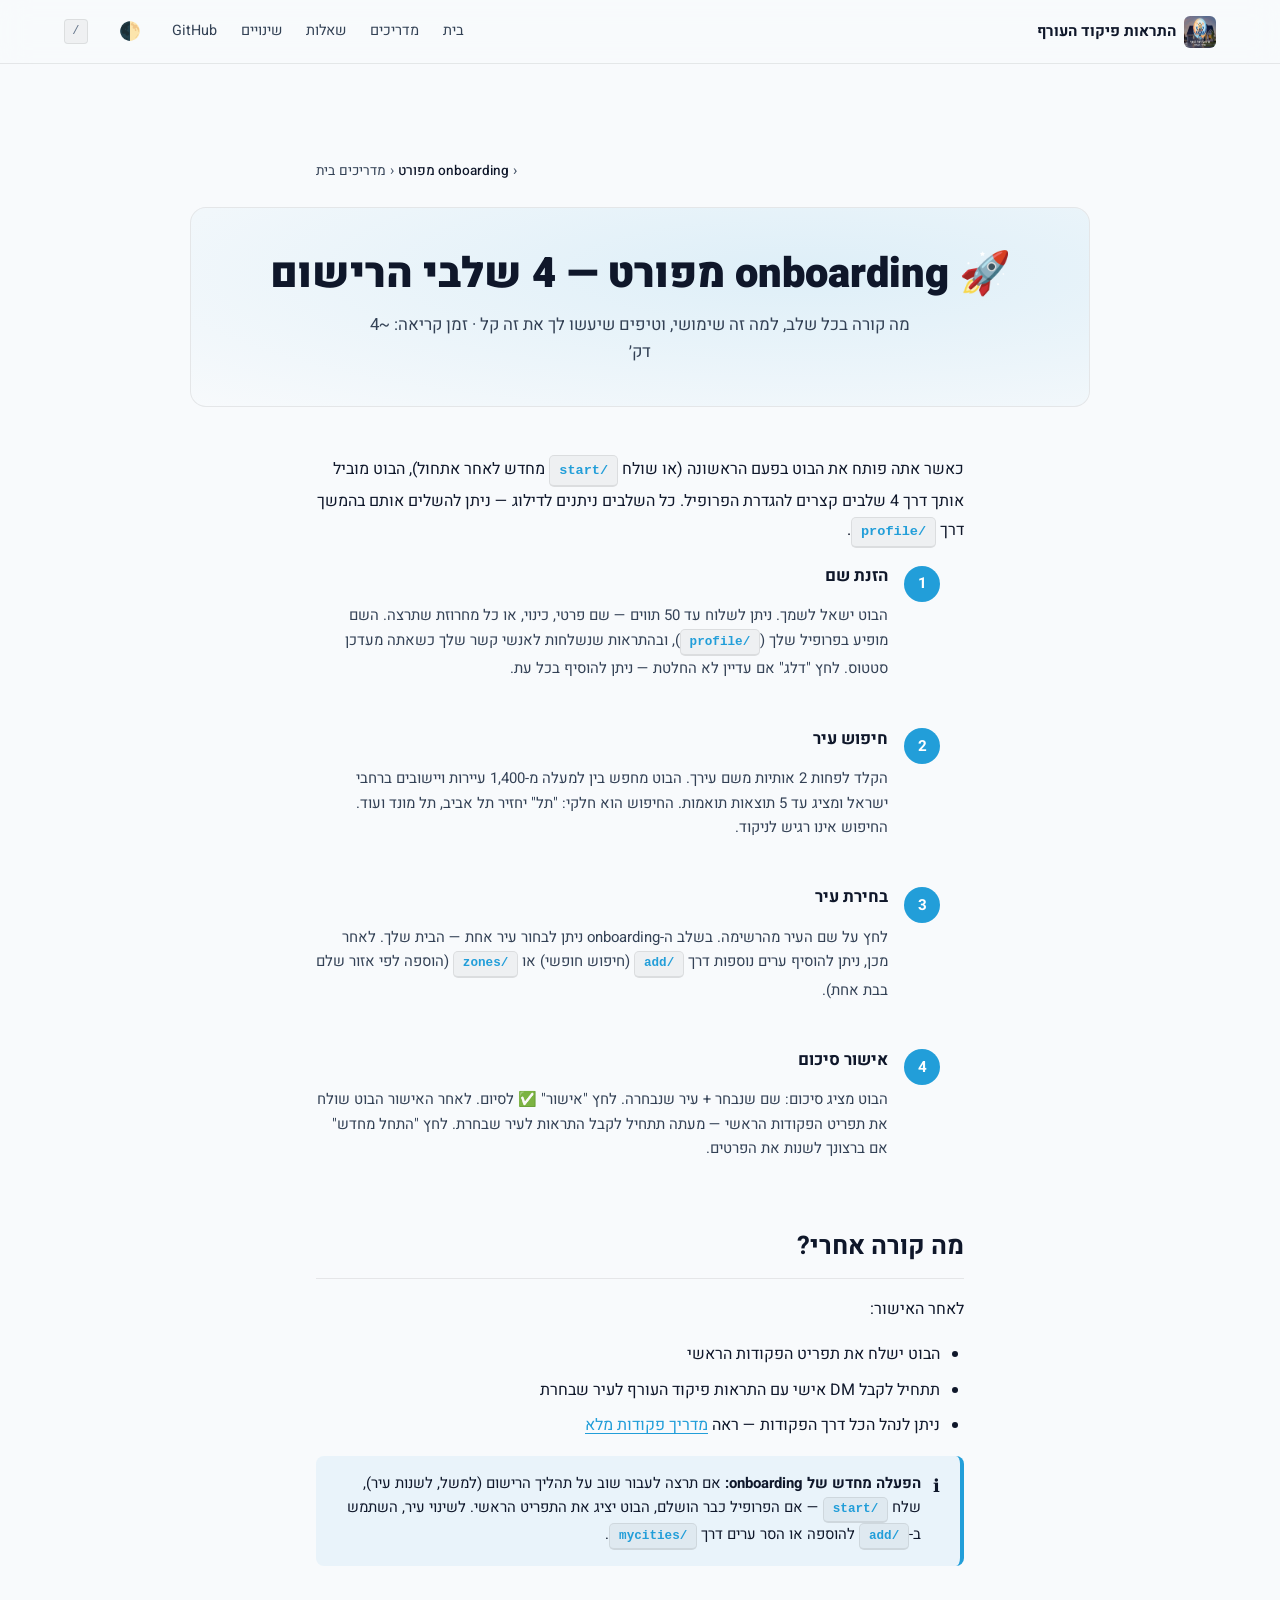
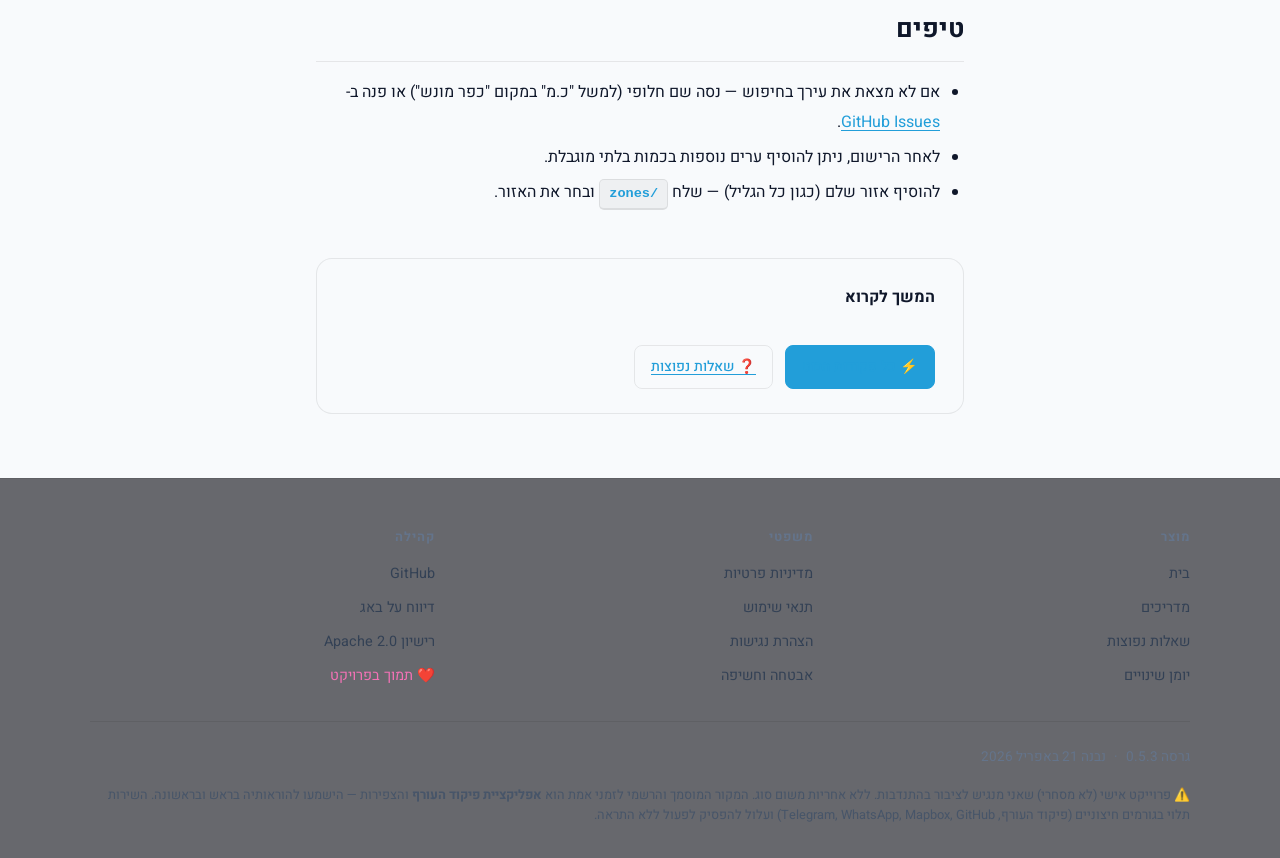
<file: guides/onboarding/index.html>
<!DOCTYPE html>
<html lang="he" dir="rtl">
<head>
  <!-- Flash prevention: apply saved theme before first paint -->
  <script>(function(){try{var t=localStorage.getItem('theme');if(t==='light'||t==='dark'){document.documentElement.dataset.theme=t;}}catch(e){}}());</script>
  <meta charset="UTF-8">
  <meta name="viewport" content="width=device-width, initial-scale=1">
  <title>onboarding מפורט — 4 שלבי הרישום</title>
  <meta name="description" content="מה קורה בכל שלב של הרישום הראשוני בבוט: שם, חיפוש עיר, בחירה, ואישור. טיפים שימושיים.">
  <link rel="canonical" href="https://yonatan2021.github.io/pikud-haoref-bot-landing/guides/onboarding/">
  <link rel="alternate" hreflang="he" href="https://yonatan2021.github.io/pikud-haoref-bot-landing/guides/onboarding/">
  

  <!-- Open Graph -->
  <meta property="og:type" content="website">
  <meta property="og:locale" content="he_IL">
  <meta property="og:site_name" content="התראות פיקוד העורף">
  <meta property="og:title" content="onboarding מפורט — 4 שלבי הרישום">
  <meta property="og:description" content="מה קורה בכל שלב של הרישום הראשוני בבוט: שם, חיפוש עיר, בחירה, ואישור. טיפים שימושיים.">
  <meta property="og:url" content="https://yonatan2021.github.io/pikud-haoref-bot-landing/guides/onboarding/">
  <meta property="og:image" content="https://yonatan2021.github.io/pikud-haoref-bot-landing/og/guides-onboarding.png">
  <meta property="og:image:width" content="1200">
  <meta property="og:image:height" content="630">

  <!-- Twitter -->
  <meta name="twitter:card" content="summary_large_image">
  <meta name="twitter:title" content="onboarding מפורט — 4 שלבי הרישום">
  <meta name="twitter:description" content="מה קורה בכל שלב של הרישום הראשוני בבוט: שם, חיפוש עיר, בחירה, ואישור. טיפים שימושיים.">
  <meta name="twitter:image" content="https://yonatan2021.github.io/pikud-haoref-bot-landing/og/guides-onboarding.png">

  <!-- Theme + icons -->
  <meta name="theme-color" content="#07080f">
  <link rel="icon" href="https://yonatan2021.github.io/pikud-haoref-bot-landing/logo.jpg">

  <!-- Fonts: self-hosted Heebo woff2 preload (critical weights) -->
  <link rel="preload" href="https://yonatan2021.github.io/pikud-haoref-bot-landing/fonts/heebo-400.woff2" as="font" type="font/woff2" crossorigin>
  <link rel="preload" href="https://yonatan2021.github.io/pikud-haoref-bot-landing/fonts/heebo-700.woff2" as="font" type="font/woff2" crossorigin>

  <!-- Hero image preload (home only) -->
  

  <link rel="stylesheet" href="https://yonatan2021.github.io/pikud-haoref-bot-landing/style.css">
  <link rel="stylesheet" href="https://yonatan2021.github.io/pikud-haoref-bot-landing/styles/subpage.css">
<link rel="stylesheet" href="https://yonatan2021.github.io/pikud-haoref-bot-landing/styles/guides.css">

  <!-- JSON-LD structured data -->
  <script type="application/ld+json">{"@context":"https://schema.org","@type":"Organization","name":"התראות פיקוד העורף","url":"https://yonatan2021.github.io/pikud-haoref-bot-landing","logo":"https://yonatan2021.github.io/pikud-haoref-bot-landing/logo.jpg"}</script>
<script type="application/ld+json">{"@context":"https://schema.org","@type":"BreadcrumbList","itemListElement":[{"@type":"ListItem","position":1,"name":"בית","item":"https://yonatan2021.github.io/pikud-haoref-bot-landing/"},{"@type":"ListItem","position":2,"name":"מדריכים","item":"https://yonatan2021.github.io/pikud-haoref-bot-landing/guides/"},{"@type":"ListItem","position":3,"name":"onboarding מפורט","item":"https://yonatan2021.github.io/pikud-haoref-bot-landing/guides/onboarding/"}]}</script>
<script type="application/ld+json">{"@context":"https://schema.org","@type":"Article","headline":"onboarding מפורט — 4 שלבי הרישום","inLanguage":"he","datePublished":"2026-04-21"}</script>

  <!-- GA4 -->
  <script async src="https://www.googletagmanager.com/gtag/js?id=G-4K6GHXRF9Y"></script>
<script>window.dataLayer=window.dataLayer||[];function gtag(){dataLayer.push(arguments);}gtag('js',new Date());gtag('config','G-4K6GHXRF9Y');</script>
</head>
<body>
<!-- sticky top nav; hamburger via :has + checkbox on mobile -->
<a class="skip-link" href="#main">דלג לתוכן הראשי</a>
<input type="checkbox" id="nav-toggle" class="nav-toggle-input" hidden>
<header class="nav-bar" role="banner">
  <div class="nav-inner">
    <a class="nav-brand" href="https://yonatan2021.github.io/pikud-haoref-bot-landing/" aria-label="דף הבית">
      <img src="https://yonatan2021.github.io/pikud-haoref-bot-landing/logo.jpg" alt="" width="32" height="32" aria-hidden="true">
      <span>התראות פיקוד העורף</span>
    </a>
    <label for="nav-toggle" class="nav-hamburger" aria-label="פתח תפריט" aria-expanded="false">
      <span></span><span></span><span></span>
    </label>
    <nav class="nav-links" aria-label="ניווט ראשי">
      <a href="https://yonatan2021.github.io/pikud-haoref-bot-landing/" data-slug="/">בית</a>
      <a href="https://yonatan2021.github.io/pikud-haoref-bot-landing/guides/" data-slug="/guides/">מדריכים</a>
      <a href="https://yonatan2021.github.io/pikud-haoref-bot-landing/faq/" data-slug="/faq/">שאלות</a>
      <a href="https://yonatan2021.github.io/pikud-haoref-bot-landing/changelog/" data-slug="/changelog/">שינויים</a>
      <a href="https://github.com/yonatan2021/pikud-haoref-bot" rel="noopener" target="_blank">GitHub</a>
      <button class="nav-theme-toggle" aria-label="החלף בין מצב בהיר לכהה" type="button" data-theme-toggle>🌓</button>
      <kbd class="nav-palette-hint" title="פתח פלטה מהירה">/</kbd>
    </nav>
  </div>
</header>
<script>
  // highlight active route — runs before main scripts
  (function(){
    var active = '/guides/onboarding/' || (location.pathname.endsWith('/') ? location.pathname : location.pathname + '/');
    document.querySelectorAll('.nav-links a[data-slug]').forEach(function(a){
      if (a.dataset.slug === active) { a.setAttribute('aria-current','page'); a.classList.add('is-active'); }
    });
  })();
</script>
<main class="subpage" id="main">
  <nav class="breadcrumb" aria-label="פירורי לחם">
    <ol>
      <li><a href="https://yonatan2021.github.io/pikud-haoref-bot-landing/">בית</a></li>
      <li><a href="https://yonatan2021.github.io/pikud-haoref-bot-landing/guides/">מדריכים</a></li>
      <li aria-current="page">onboarding מפורט</li>
    </ol>
  </nav>

  <header class="subpage-hero">
    <h1>🚀 onboarding מפורט — 4 שלבי הרישום</h1>
    <p class="subpage-subtitle">מה קורה בכל שלב, למה זה שימושי, וטיפים שיעשו לך את זה קל · זמן קריאה: ~4 דק׳</p>
  </header>

  <article class="prose">
    <p>
      כאשר אתה פותח את הבוט בפעם הראשונה (או שולח <span class="keycap">/start</span> מחדש לאחר אתחול),
      הבוט מוביל אותך דרך 4 שלבים קצרים להגדרת הפרופיל. כל השלבים ניתנים לדילוג —
      ניתן להשלים אותם בהמשך דרך <span class="keycap">/profile</span>.
    </p>

    <ol class="step-list">
      <li class="step-block">
        <span class="step-block-num" aria-hidden="true"></span>
        <div class="step-block-content">
          <p class="step-block-title">הזנת שם</p>
          <p class="step-block-body">
            הבוט ישאל לשמך. ניתן לשלוח עד 50 תווים — שם פרטי, כינוי, או כל מחרוזת שתרצה.
            השם מופיע בפרופיל שלך (<span class="keycap">/profile</span>),
            ובהתראות שנשלחות לאנשי קשר שלך כשאתה מעדכן סטטוס.
            לחץ "דלג" אם עדיין לא החלטת — ניתן להוסיף בכל עת.
          </p>
        </div>
      </li>

      <li class="step-block">
        <span class="step-block-num" aria-hidden="true"></span>
        <div class="step-block-content">
          <p class="step-block-title">חיפוש עיר</p>
          <p class="step-block-body">
            הקלד לפחות 2 אותיות משם עירך. הבוט מחפש בין למעלה מ-1,400 עיירות ויישובים ברחבי ישראל
            ומציג עד 5 תוצאות תואמות. החיפוש הוא חלקי: "תל" יחזיר תל אביב, תל מונד ועוד.
            החיפוש אינו רגיש לניקוד.
          </p>
        </div>
      </li>

      <li class="step-block">
        <span class="step-block-num" aria-hidden="true"></span>
        <div class="step-block-content">
          <p class="step-block-title">בחירת עיר</p>
          <p class="step-block-body">
            לחץ על שם העיר מהרשימה. בשלב ה-onboarding ניתן לבחור עיר אחת — הבית שלך.
            לאחר מכן, ניתן להוסיף ערים נוספות דרך <span class="keycap">/add</span> (חיפוש חופשי)
            או <span class="keycap">/zones</span> (הוספה לפי אזור שלם בבת אחת).
          </p>
        </div>
      </li>

      <li class="step-block">
        <span class="step-block-num" aria-hidden="true"></span>
        <div class="step-block-content">
          <p class="step-block-title">אישור סיכום</p>
          <p class="step-block-body">
            הבוט מציג סיכום: שם שנבחר + עיר שנבחרה. לחץ "אישור" ✅ לסיום.
            לאחר האישור הבוט שולח את תפריט הפקודות הראשי — מעתה תתחיל לקבל התראות לעיר שבחרת.
            לחץ "התחל מחדש" אם ברצונך לשנות את הפרטים.
          </p>
        </div>
      </li>
    </ol>

    <h2>מה קורה אחרי?</h2>
    <p>לאחר האישור:</p>
    <ul>
      <li>הבוט ישלח את תפריט הפקודות הראשי</li>
      <li>תתחיל לקבל DM אישי עם התראות פיקוד העורף לעיר שבחרת</li>
      <li>ניתן לנהל הכל דרך הפקודות — ראה <a href="https://yonatan2021.github.io/pikud-haoref-bot-landing/guides/commands/">מדריך פקודות מלא</a></li>
    </ul>

    <div class="callout">
      <span>
        <strong>הפעלה מחדש של onboarding:</strong> אם תרצה לעבור שוב על תהליך הרישום (למשל, לשנות עיר),
        שלח <span class="keycap">/start</span> — אם הפרופיל כבר הושלם, הבוט יציג את התפריט הראשי.
        לשינוי עיר, השתמש ב-<span class="keycap">/add</span> להוספה
        או הסר ערים דרך <span class="keycap">/mycities</span>.
      </span>
    </div>

    <h2>טיפים</h2>
    <ul>
      <li>אם לא מצאת את עירך בחיפוש — נסה שם חלופי (למשל "כ.מ" במקום "כפר מונש") או פנה ב-<a href="https://github.com/yonatan2021/pikud-haoref-bot/issues" rel="noopener noreferrer" target="_blank">GitHub Issues</a>.</li>
      <li>לאחר הרישום, ניתן להוסיף ערים נוספות בכמות בלתי מוגבלת.</li>
      <li>להוסיף אזור שלם (כגון כל הגליל) — שלח <span class="keycap">/zones</span> ובחר את האזור.</li>
    </ul>

    <nav class="guide-cta" aria-label="המשך קריאה">
      <p class="guide-cta-title">המשך לקרוא</p>
      <div class="guide-cta-links">
        <a class="guide-cta-link guide-cta-link-primary" href="https://yonatan2021.github.io/pikud-haoref-bot-landing/guides/commands/">⚡ כל פקודות הבוט</a>
        <a class="guide-cta-link" href="https://yonatan2021.github.io/pikud-haoref-bot-landing/faq/">❓ שאלות נפוצות</a>
      </div>
    </nav>
  </article>
</main>

<footer class="footer footer-legal" role="contentinfo">
  <div class="footer-grid">
    <section>
      <h3>מוצר</h3>
      <a href="https://yonatan2021.github.io/pikud-haoref-bot-landing/">בית</a>
      <a href="https://yonatan2021.github.io/pikud-haoref-bot-landing/guides/">מדריכים</a>
      <a href="https://yonatan2021.github.io/pikud-haoref-bot-landing/faq/">שאלות נפוצות</a>
      <a href="https://yonatan2021.github.io/pikud-haoref-bot-landing/changelog/">יומן שינויים</a>
    </section>
    <section>
      <h3>משפטי</h3>
      <a href="https://yonatan2021.github.io/pikud-haoref-bot-landing/privacy/">מדיניות פרטיות</a>
      <a href="https://yonatan2021.github.io/pikud-haoref-bot-landing/terms/">תנאי שימוש</a>
      <a href="https://yonatan2021.github.io/pikud-haoref-bot-landing/accessibility/">הצהרת נגישות</a>
      <a href="https://yonatan2021.github.io/pikud-haoref-bot-landing/security/">אבטחה וחשיפה</a>
    </section>
    <section>
      <h3>קהילה</h3>
      <a href="https://github.com/yonatan2021/pikud-haoref-bot" rel="noopener" target="_blank">GitHub</a>
      <a href="https://github.com/yonatan2021/pikud-haoref-bot/issues" rel="noopener" target="_blank">דיווח על באג</a>
      <a href="https://github.com/yonatan2021/pikud-haoref-bot/blob/main/LICENSE" rel="noopener" target="_blank">רישיון Apache 2.0</a>
      <a href="https://github.com/sponsors/yonatan2021" rel="noopener" target="_blank" class="sponsor-link">❤️ תמוך בפרויקט</a>
    </section>
  </div>
  <div class="footer-meta">
    <span>גרסה 0.5.3</span> · <span>נבנה 21 באפריל 2026</span>
    <p class="footer-disclaimer">
      &#x26A0;&#xFE0F; פרוייקט אישי (לא מסחרי) שאני מנגיש לציבור בהתנדבות. ללא אחריות משום סוג.
      המקור המוסמך והרשמי לזמני אמת הוא <b>אפליקציית פיקוד העורף</b> והצפירות —
      הישמעו להוראותיה בראש ובראשונה.
      השירות תלוי בגורמים חיצוניים (פיקוד העורף, Telegram, WhatsApp, Mapbox, GitHub)
      ועלול להפסיק לפעול ללא התראה.
    </p>
  </div>
</footer>

  <script>
    // ── 1. Cursor spotlight ─────────────────────────────────────────────────
    document.addEventListener('mousemove', function(e) {
      document.documentElement.style.setProperty('--cursor-x', e.clientX + 'px');
      document.documentElement.style.setProperty('--cursor-y', e.clientY + 'px');
    });

    // ── 2. Scroll reveal (.reveal elements) ─────────────────────────────────
    var revealObserver = new IntersectionObserver(function(entries) {
      entries.forEach(function(e) {
        if (e.isIntersecting) {
          e.target.classList.add('visible');
          revealObserver.unobserve(e.target);
        }
      });
    }, { threshold: 0.05 }); /* reduced from 0.1 — prevents tall sections failing to trigger on short mobile viewports */

    document.querySelectorAll('.reveal').forEach(function(el) {
      revealObserver.observe(el);
    });

    // ── 3. Feature cards stagger reveal ─────────────────────────────────────
    var featureObserver = new IntersectionObserver(function(entries) {
      entries.forEach(function(e) {
        if (e.isIntersecting) {
          e.target.classList.add('visible');
          featureObserver.unobserve(e.target);
        }
      });
    }, { threshold: 0.08 });

    document.querySelectorAll('.feature-card').forEach(function(el, i) {
      // Cap stagger at 300ms — prevents 1.3s wait for last card in a 19-card grid
      el.style.setProperty('--reveal-delay', Math.min(i * 0.07, 0.3) + 's');
      featureObserver.observe(el);
    });

    // ── 4. Count-up animation (stats strip + live counters) ─────────────────
    var countObserver = new IntersectionObserver(function(entries) {
      entries.forEach(function(e) {
        if (!e.isIntersecting) return;
        var el = e.target;
        var target = parseInt(el.dataset.target);
        if (!target || el.classList.contains('counted')) return;
        el.classList.add('counted');
        var startTime = null;
        var duration = 1400;
        var animate = function(ts) {
          if (!startTime) startTime = ts;
          var progress = Math.min((ts - startTime) / duration, 1);
          var eased = 1 - Math.pow(1 - progress, 3);
          el.textContent = Math.floor(eased * target).toLocaleString('he-IL');
          if (progress < 1) {
            requestAnimationFrame(animate);
          } else {
            el.textContent = target.toLocaleString('he-IL');
            el.classList.add('stat-counted');
            setTimeout(function() { el.classList.remove('stat-counted'); }, 600);
          }
        };
        requestAnimationFrame(animate);
      });
    }, { threshold: 0.5 });

    document.querySelectorAll('[data-target]').forEach(function(el) {
      countObserver.observe(el);
    });

    // ── 5. How It Works — connector line animation on scroll ────────────────
    var howSection = document.querySelector('.how-it-works');
    if (howSection) {
      var howObserver = new IntersectionObserver(function(entries) {
        if (entries[0].isIntersecting) {
          howSection.classList.add('animated');
          howObserver.disconnect();
        }
      }, { threshold: 0.3 });
      howObserver.observe(howSection);
    }

    // ── 6. Mobile: feature tabs, show-more, compact cards ─────────────────
    var isMobile = window.matchMedia('(max-width: 900px)');

    // 6a. Tab switcher for feature panels
    var tabs = document.querySelectorAll('.features-tab');
    var panels = [document.getElementById('panel-user'), document.getElementById('panel-dev')];

    function activateTab(selectedTab) {
      tabs.forEach(function(tab) {
        var isSelected = tab === selectedTab;
        tab.classList.toggle('features-tab--active', isSelected);
        tab.setAttribute('aria-selected', isSelected);
      });
      var activeId = selectedTab.getAttribute('aria-controls');
      panels.forEach(function(panel) {
        if (!panel) return;
        var show = panel.id === activeId;
        panel.hidden = !show;
        panel.style.display = show ? '' : 'none';
      });
    }

    function initMobileTabs() {
      if (isMobile.matches) {
        // On mobile: show only user panel initially
        if (panels[1]) { panels[1].hidden = true; panels[1].style.display = 'none'; }
      } else {
        // On desktop: show both, remove hidden
        panels.forEach(function(p) { if (p) { p.hidden = false; p.style.display = ''; } });
      }
    }

    tabs.forEach(function(tab) {
      tab.addEventListener('click', function() { activateTab(tab); });
    });

    initMobileTabs();
    isMobile.addEventListener('change', initMobileTabs);

    // 6b. "Show more" buttons for feature grids
    document.querySelectorAll('.features-show-more').forEach(function(btn) {
      var grid = btn.previousElementSibling;
      if (!grid || !grid.classList.contains('features-grid')) return;
      var total = grid.querySelectorAll('.feature-card').length;
      var hiddenCount = Math.max(0, total - 6);
      if (hiddenCount > 0) {
        btn.textContent = 'הצג עוד (' + hiddenCount + ')';
      }
      btn.addEventListener('click', function() {
        var expanded = grid.classList.toggle('expanded');
        btn.setAttribute('aria-expanded', expanded);
        btn.textContent = expanded ? 'הצג פחות' : 'הצג עוד (' + hiddenCount + ')';
      });
    });

    // 6c. Compact cards — tap to expand description on mobile
    document.querySelectorAll('.feature-card').forEach(function(card) {
      card.addEventListener('click', function() {
        if (!isMobile.matches) return;
        card.classList.toggle('expanded');
      });
    });

    // 6d. What's New show-more
    var clBtn = document.querySelector('.changelog-show-more');
    if (clBtn) {
      var wnGrid = document.querySelector('.wn-grid');
      clBtn.addEventListener('click', function() {
        if (!wnGrid) return;
        var expanded = wnGrid.classList.toggle('expanded');
        clBtn.setAttribute('aria-expanded', expanded);
        clBtn.textContent = expanded ? 'הצג פחות' : 'עוד עדכונים';
      });
    }

    // 6e. FAB auto-hide near CTA section
    var fab = document.querySelector('.mobile-fab');
    var ctaSection = document.querySelector('.cta-section');
    if (fab && ctaSection) {
      var fabObserver = new IntersectionObserver(function(entries) {
        fab.classList.toggle('mobile-fab--hidden', entries[0].isIntersecting);
      }, { threshold: 0.2 });
      fabObserver.observe(ctaSection);
    }

    // ── 7. Interactive city preview — custom dropdown ────────────────────────
    var cityBubble     = document.getElementById('city-preview-bubble');
    var previewCity    = document.getElementById('preview-city');
    var previewZone    = document.getElementById('preview-zone');
    var previewSeconds = document.getElementById('preview-seconds');
    var previewBar     = document.getElementById('preview-bar');

    function buildBar(seconds) {
      var bar = '';
      for (var b = 0; b < 5; b++) { bar += '🟥'; }
      return bar;
    }

    function showCityPreview(val) {
      if (!val) { if (cityBubble) cityBubble.hidden = true; return; }
      var parts = val.split('|');
      var city = parts[0] || '';
      var zone = parts[1] || '';
      var secs = parseInt(parts[2], 10) || 45;
      if (previewCity)    previewCity.textContent    = city;
      if (previewZone)    previewZone.textContent    = zone;
      if (previewSeconds) previewSeconds.textContent = String(secs);
      if (previewBar)     previewBar.textContent     = buildBar(secs) + ' ▸ ' + zone + ' (1)';
      if (cityBubble) {
        cityBubble.hidden = false;
        cityBubble.classList.add('city-preview-bubble--animate');
        setTimeout(function() { cityBubble.classList.remove('city-preview-bubble--animate'); }, 400);
      }
    }

    var cityDropdown     = document.getElementById('city-dropdown');
    var cityDropdownBtn  = document.getElementById('city-dropdown-btn');
    var cityDropdownList = document.getElementById('city-dropdown-list');
    var cityDropdownVal  = document.getElementById('city-dropdown-value');

    function closeCityDd() { if (cityDropdown) cityDropdown.setAttribute('aria-expanded','false'); }
    function openCityDd()  { if (cityDropdown) cityDropdown.setAttribute('aria-expanded','true');  }

    if (cityDropdownBtn) {
      cityDropdownBtn.addEventListener('click', function(e) {
        e.stopPropagation();
        cityDropdown.getAttribute('aria-expanded') === 'true' ? closeCityDd() : openCityDd();
      });
    }

    if (cityDropdownList) {
      cityDropdownList.querySelectorAll('.city-dropdown-item').forEach(function(item) {
        item.addEventListener('click', function() {
          var val  = item.dataset.value;
          var text = item.textContent.trim();
          if (cityDropdownVal) cityDropdownVal.textContent = val ? text : '— בחר עיר —';
          cityDropdownList.querySelectorAll('.city-dropdown-item').forEach(function(i) {
            i.classList.remove('city-dropdown-item--selected');
            i.setAttribute('aria-selected', 'false');
          });
          item.classList.add('city-dropdown-item--selected');
          item.setAttribute('aria-selected', 'true');
          closeCityDd();
          showCityPreview(val);
        });
      });
    }

    document.addEventListener('click', function(e) {
      if (cityDropdown && !cityDropdown.contains(e.target)) closeCityDd();
    });
    document.addEventListener('keydown', function(e) {
      if (e.key === 'Escape' && cityDropdown && cityDropdown.getAttribute('aria-expanded') === 'true') {
        closeCityDd();
        if (cityDropdownBtn) cityDropdownBtn.focus();
      }
    });

    // ── Keyboard navigation for city dropdown ────────────────────────────────
    if (cityDropdownBtn) {
      cityDropdownBtn.addEventListener('keydown', function(e) {
        if (e.key === 'ArrowDown' || e.key === 'Enter' || e.key === ' ') {
          e.preventDefault();
          openCityDd();
          var firstItem = cityDropdownList
            ? cityDropdownList.querySelector('.city-dropdown-item:not(.city-dropdown-item--placeholder)')
            : null;
          if (firstItem) {
            firstItem.setAttribute('tabindex', '0');
            firstItem.focus();
          }
        }
      });
    }

    if (cityDropdownList) {
      var allItems = Array.from(
        cityDropdownList.querySelectorAll('.city-dropdown-item:not(.city-dropdown-item--placeholder)')
      );
      allItems.forEach(function(item, idx) {
        item.setAttribute('tabindex', '-1');
        item.addEventListener('keydown', function(e) {
          if (e.key === 'ArrowDown') {
            e.preventDefault();
            var next = allItems[idx + 1];
            if (next) { next.setAttribute('tabindex', '0'); next.focus(); }
          } else if (e.key === 'ArrowUp') {
            e.preventDefault();
            if (idx === 0) {
              if (cityDropdownBtn) cityDropdownBtn.focus();
            } else {
              var prev = allItems[idx - 1];
              if (prev) { prev.setAttribute('tabindex', '0'); prev.focus(); }
            }
          } else if (e.key === 'Enter' || e.key === ' ') {
            e.preventDefault();
            item.click();
            if (cityDropdownBtn) cityDropdownBtn.focus();
          } else if (e.key === 'Escape') {
            e.preventDefault();
            closeCityDd();
            if (cityDropdownBtn) cityDropdownBtn.focus();
          }
        });
        /* Reset tabindex on blur so only one item is reachable at a time */
        item.addEventListener('blur', function() {
          item.setAttribute('tabindex', '-1');
        });
      });
    }

    // ── 8a. Screenshots — touch pause/resume ─────────────────────────────────
    var screenshotsTrack = document.querySelector('.screenshots-track');
    if (screenshotsTrack) {
      screenshotsTrack.addEventListener('touchstart', function() {
        screenshotsTrack.style.animationPlayState = 'paused';
      }, { passive: true });
      screenshotsTrack.addEventListener('touchend', function() {
        screenshotsTrack.style.animationPlayState = '';
      }, { passive: true });
    }

    // ── 8. FAQ chat bubbles ───────────────────────────────────────────────────
    document.querySelectorAll('.faq-item').forEach(function(item) {
      var btn = item.querySelector('.faq-q');
      var ans = item.querySelector('.faq-a');
      if (!btn || !ans) return;
      btn.addEventListener('click', function() {
        var isOpen = btn.getAttribute('aria-expanded') === 'true';
        // Close all others
        document.querySelectorAll('.faq-item').forEach(function(other) {
          var ob = other.querySelector('.faq-q');
          var oa = other.querySelector('.faq-a');
          if (ob && oa && other !== item) {
            ob.setAttribute('aria-expanded', 'false');
            ob.classList.remove('faq-q--open');
            oa.setAttribute('aria-hidden', 'true');
            oa.style.maxHeight = '';
            oa.style.opacity = '';
          }
        });
        // Toggle this one
        var opening = !isOpen;
        btn.setAttribute('aria-expanded', String(opening));
        btn.classList.toggle('faq-q--open', opening);
        ans.setAttribute('aria-hidden', String(!opening));
        if (opening) {
          ans.style.maxHeight = ans.scrollHeight + 'px';
          ans.style.opacity = '1';
        } else {
          ans.style.maxHeight = '';
          ans.style.opacity = '';
        }
      });
    });

    // ── 9. Command palette ────────────────────────────────────────────────────
    var cmdOverlay = document.getElementById('cmd-overlay');
    var cmdInput   = document.getElementById('cmd-input');
    var cmdList    = document.getElementById('cmd-list');
    var cmdClose   = document.getElementById('cmd-close');
    var cmdTrigger = document.getElementById('cmd-trigger');

    function openCmdPalette() {
      if (!cmdOverlay) return;
      cmdOverlay.hidden = false;
      filterCmdItems('');
      setTimeout(function() { if (cmdInput) cmdInput.focus(); }, 50);
    }

    function closeCmdPalette() {
      if (!cmdOverlay) return;
      cmdOverlay.hidden = true;
      if (cmdInput) cmdInput.value = '';
      setCmdActive(null);
    }

    function filterCmdItems(query) {
      if (!cmdList) return;
      var items = cmdList.querySelectorAll('.cmd-item');
      var q = query.replace(/^\//, '').toLowerCase();
      items.forEach(function(item) {
        var cmd = (item.dataset.cmd || '').toLowerCase();
        var desc = (item.querySelector('.cmd-desc') || {}).textContent || '';
        item.style.display = (!q || cmd.includes(q) || desc.includes(q)) ? '' : 'none';
      });
      // Auto-select first visible
      var first = cmdList.querySelector('.cmd-item:not([style*="none"])');
      setCmdActive(first || null);
    }

    var activeCmd = null;
    function setCmdActive(el) {
      if (activeCmd) activeCmd.classList.remove('cmd-item--active');
      activeCmd = el;
      if (activeCmd) activeCmd.classList.add('cmd-item--active');
    }

    function activateCmd(el) {
      if (!el) return;
      closeCmdPalette();
      var target = el.dataset.target;
      var href   = el.dataset.href;
      var isExternal = el.dataset.external === 'true';
      if (target) {
        var section = document.querySelector(target);
        if (section) section.scrollIntoView({ behavior: 'smooth', block: 'start' });
      } else if (href) {
        if (isExternal) {
          window.open(href, '_blank', 'noopener,noreferrer');
        } else {
          window.location.href = href;
        }
      }
    }

    if (cmdInput) {
      cmdInput.addEventListener('input', function() { filterCmdItems(cmdInput.value); });
      cmdInput.addEventListener('keydown', function(e) {
        var items = Array.prototype.slice.call(
          cmdList ? cmdList.querySelectorAll('.cmd-item:not([style*="none"])') : []
        );
        var idx = items.indexOf(activeCmd);
        if (e.key === 'ArrowDown') {
          e.preventDefault();
          setCmdActive(items[Math.min(idx + 1, items.length - 1)]);
        } else if (e.key === 'ArrowUp') {
          e.preventDefault();
          setCmdActive(items[Math.max(idx - 1, 0)]);
        } else if (e.key === 'Enter') {
          e.preventDefault();
          activateCmd(activeCmd);
        } else if (e.key === 'Escape') {
          closeCmdPalette();
        }
      });
    }

    if (cmdList) {
      cmdList.querySelectorAll('.cmd-item').forEach(function(item) {
        item.addEventListener('mouseenter', function() { setCmdActive(item); });
        item.addEventListener('click', function() { activateCmd(item); });
      });
    }

    if (cmdClose)   { cmdClose.addEventListener('click', closeCmdPalette); }
    if (cmdTrigger) { cmdTrigger.addEventListener('click', openCmdPalette); }

    if (cmdOverlay) {
      cmdOverlay.addEventListener('click', function(e) {
        if (e.target === cmdOverlay) closeCmdPalette();
      });
    }

    // "/" key opens palette (not when inside an input/textarea/select)
    document.addEventListener('keydown', function(e) {
      if (e.key === '/' && !['INPUT','TEXTAREA','SELECT'].includes(document.activeElement.tagName)) {
        e.preventDefault();
        openCmdPalette();
      }
      if (e.key === 'Escape' && cmdOverlay && !cmdOverlay.hidden) {
        closeCmdPalette();
      }
    });

    // ── 11. Copy-to-clipboard (npx command) ──────────────────────────────────
    document.querySelectorAll('.copy-btn').forEach(function(btn) {
      btn.addEventListener('click', function() {
        var text = btn.dataset.copy;
        var apply = function() {
          btn.classList.add('copied');
          setTimeout(function() { btn.classList.remove('copied'); }, 2000);
        };
        if (navigator.clipboard && navigator.clipboard.writeText) {
          navigator.clipboard.writeText(text).then(apply).catch(function(err) {
            console.warn('[copy-btn] Clipboard API write failed:', err);
          });
        } else {
          var ta = document.createElement('textarea');
          ta.value = text;
          ta.style.cssText = 'position:fixed;opacity:0;';
          document.body.appendChild(ta);
          ta.select();
          try {
            document.execCommand('copy');
            apply();
          } catch(err) {
            console.warn('[copy-btn] execCommand copy failed:', err);
          }
          document.body.removeChild(ta);
        }
      });
    });

    // ── 12. Alert Simulator v2 — Telegram-clone bubble ───────────────────────
    (function() {
      var SIM_DATA = {
        'חיפה':        { zone: 'חיפה',              cities: ['חיפה','קריית ים','קריית אתא','חוף הכרמל'],       seconds: 90 },
        'תל אביב':     { zone: 'גוש דן',             cities: ['תל אביב','רמת גן','גבעתיים','בני ברק'],          seconds: 90 },
        'באר שבע':     { zone: 'שפלת יהודה',         cities: ['באר שבע','אשקלון','קריית גת','נתיבות'],          seconds: 60 },
        'אשדוד':       { zone: 'שפלת יהודה',         cities: ['אשדוד','אשקלון','קריית מלאכי','גן יבנה'],        seconds: 45 },
        'ירושלים':     { zone: 'ירושלים',            cities: ['ירושלים','מבשרת ציון','מעלה אדומים','בית שמש'],  seconds: 90 },
        'נתניה':       { zone: 'השרון',               cities: ['נתניה','רעננה','הוד השרון','כפר סבא'],            seconds: 90 },
        'פתח תקווה':   { zone: 'גוש דן',             cities: ['פתח תקווה','ראש העין','אלעד','רמלה'],             seconds: 90 },
        'ראשון לציון': { zone: 'גוש דן',             cities: ['ראשון לציון','חולון','בת ים','אור יהודה'],        seconds: 90 },
        'חדרה':        { zone: 'חדרה ועמק יזרעאל',   cities: ['חדרה','פרדס חנה','זיכרון יעקב','בנימינה'],        seconds: 90 },
        'אשקלון':      { zone: 'שפלת יהודה',         cities: ['אשקלון','שקמים','מיגדל הנגב','ברכיה'],           seconds: 30 },
        'עכו':         { zone: 'חיפה',               cities: ['עכו','נהריה','כרמיאל','מעלות-תרשיחא'],           seconds: 90 },
        'נצרת':        { zone: 'הגליל',              cities: ['נצרת','עפולה','יזרעאל','שפרעם'],                  seconds: 90 },
        'אילת':        { zone: 'אילת',               cities: ['אילת'],                                           seconds: 180 },
        'מודיעין':     { zone: 'ירושלים',            cities: ['מודיעין','מכבים-רעות','שוהם','אבן יהודה'],        seconds: 90 },
        'רחובות':      { zone: 'גוש דן',             cities: ['רחובות','נס ציונה','יבנה','גדרה'],                seconds: 90 },
        'כפר סבא':     { zone: 'השרון',              cities: ['כפר סבא','רעננה','אלקנה','עמנואל'],               seconds: 90 },
        'טבריה':       { zone: 'כינרת',              cities: ['טבריה','כינרת','מגדל','גינוסר'],                  seconds: 90 },
        'צפת':         { zone: 'הגליל העליון',        cities: ['צפת','מירון','ביריה','עמוקה'],                    seconds: 90 },
        'דימונה':      { zone: 'הנגב',               cities: ['דימונה','ערד','ירוחם','מצפה רמון'],               seconds: 60 },
        'קריית שמונה': { zone: 'הגליל העליון',        cities: ['קריית שמונה','מטולה','מנרה','כפר בלום'],          seconds: 30 }
      };
      var CAT_EMOJI = '🔴';
      var CAT_NAME  = 'ירי רקטות וטילים';
      var CAT_INSTR = '\u{1F6E1} להיכנס למרחב מוגן ולהישאר בו 10 דקות';

      var simInput    = document.getElementById('sim-city-input');
      var simSugList  = document.getElementById('sim-city-suggestions');
      var simRun      = document.getElementById('sim-run');
      var simPulse    = document.getElementById('sim-pulse');
      var tgBubble    = document.getElementById('tg-bubble');
      var tgHeader    = document.getElementById('tg-alert-header');
      var tgZones     = document.getElementById('tg-alert-zones');
      var tgCities    = document.getElementById('tg-alert-cities');
      var tgInstr     = document.getElementById('tg-alert-instructions');
      var tgCountdown = document.getElementById('tg-countdown-value');
      var tgFill      = document.getElementById('tg-countdown-fill');
      var tgTime      = document.getElementById('tg-bubble-time');

      if (!simInput) return;

      var allCities = Object.keys(SIM_DATA);
      var selectedCity = null;
      var cdTimer = null;

      function fmtMmSs(s) {
        var m = Math.floor(s / 60), sec = s % 60;
        return (m < 10 ? '0' + m : String(m)) + ':' + (sec < 10 ? '0' + sec : String(sec));
      }

      function buildSuggestions(q) {
        if (!simSugList) return;
        while (simSugList.firstChild) simSugList.removeChild(simSugList.firstChild);
        var matches = q
          ? allCities.filter(function(c) { return c.indexOf(q) !== -1; })
          : ['חיפה','תל אביב','באר שבע','אשדוד'];
        if (!matches.length) { simSugList.hidden = true; return; }
        matches.slice(0, 6).forEach(function(city) {
          var li = document.createElement('li');
          li.className = 'sim-suggestion';
          li.setAttribute('role', 'option');
          li.textContent = city;
          li.addEventListener('mousedown', function(ev) {
            ev.preventDefault();
            selectCity(city);
          });
          simSugList.appendChild(li);
        });
        simSugList.hidden = false;
      }

      function selectCity(city) {
        selectedCity = city;
        if (simInput) simInput.value = city;
        if (simSugList) simSugList.hidden = true;
      }

      simInput.addEventListener('input',  function() { buildSuggestions(simInput.value.trim()); });
      simInput.addEventListener('focus',  function() { buildSuggestions(simInput.value.trim()); });
      simInput.addEventListener('blur',   function() { setTimeout(function() { if (simSugList) simSugList.hidden = true; }, 150); });
      simInput.addEventListener('keydown', function(ev) {
        if (ev.key === 'Enter') {
          if (simSugList && !simSugList.hidden) {
            var first = simSugList.querySelector('.sim-suggestion');
            if (first) selectCity(first.textContent.trim());
          }
          runSim();
        }
      });

      // Wire static suggestion items already in HTML
      if (simSugList) {
        simSugList.querySelectorAll('.sim-suggestion').forEach(function(li) {
          li.addEventListener('mousedown', function(ev) {
            ev.preventDefault();
            selectCity(li.dataset.city || li.textContent.trim());
          });
        });
      }

      function runSim() {
        var city = selectedCity || (simInput ? simInput.value.trim() : '') || 'תל אביב';
        var data = SIM_DATA[city] || SIM_DATA['תל אביב'];

        if (tgHeader) {
          while (tgHeader.firstChild) tgHeader.removeChild(tgHeader.firstChild);
          tgHeader.appendChild(document.createTextNode(CAT_EMOJI + ' '));
          var b = document.createElement('b');
          b.textContent = CAT_NAME;
          tgHeader.appendChild(b);
        }
        if (tgZones) {
          while (tgZones.firstChild) tgZones.removeChild(tgZones.firstChild);
          var bz = document.createElement('b');
          bz.textContent = '\u25B8 ' + data.zone;
          tgZones.appendChild(bz);
        }
        if (tgCities) tgCities.textContent = data.cities.join(' \u00B7 ');
        if (tgInstr)  tgInstr.textContent  = CAT_INSTR;

        var now = new Date();
        var hh = now.getHours(), mm = now.getMinutes();
        if (tgTime) tgTime.textContent = (hh < 10 ? '0' + hh : hh) + ':' + (mm < 10 ? '0' + mm : mm);

        var total = data.seconds;
        var remaining = total;
        if (tgCountdown) tgCountdown.textContent = fmtMmSs(remaining);
        if (tgFill) {
          tgFill.style.transition = 'none';
          tgFill.style.transform  = 'scaleX(1)';
        }
        if (simPulse) simPulse.hidden = false;
        if (tgBubble) tgBubble.hidden = false;

        requestAnimationFrame(function() {
          if (tgFill) {
            tgFill.style.transition = 'transform ' + total + 's linear';
            tgFill.style.transform  = 'scaleX(0)';
          }
        });

        if (cdTimer) clearInterval(cdTimer);
        cdTimer = setInterval(function() {
          remaining = Math.max(0, remaining - 1);
          if (tgCountdown) tgCountdown.textContent = fmtMmSs(remaining);
          if (remaining === 0) clearInterval(cdTimer);
        }, 1000);
      }

      if (simRun) simRun.addEventListener('click', runSim);
    })();

    // ── 13. Light/Dark theme toggle ───────────────────────────────────────────
    document.addEventListener('click', function(ev) {
      var btn = ev.target.closest('[data-theme-toggle]');
      if (!btn) return;
      var cur = document.documentElement.dataset.theme;
      var prefersDark = window.matchMedia('(prefers-color-scheme: dark)').matches;
      var next = cur === 'dark' ? 'light' : cur === 'light' ? 'dark' : (prefersDark ? 'light' : 'dark');
      document.documentElement.dataset.theme = next;
      try { localStorage.setItem('theme', next); } catch(e) {}
    });

  </script>

  <!-- All routes for command palette — injected at build time -->
  <script>window.__ROUTES = [{"slug":"https://yonatan2021.github.io/pikud-haoref-bot-landing/","title":"התראות פיקוד העורף"},{"slug":"https://yonatan2021.github.io/pikud-haoref-bot-landing/changelog/","title":"יומן שינויים"},{"slug":"https://yonatan2021.github.io/pikud-haoref-bot-landing/faq/","title":"שאלות נפוצות"},{"slug":"https://yonatan2021.github.io/pikud-haoref-bot-landing/privacy/","title":"מדיניות פרטיות"},{"slug":"https://yonatan2021.github.io/pikud-haoref-bot-landing/terms/","title":"תנאי שימוש"},{"slug":"https://yonatan2021.github.io/pikud-haoref-bot-landing/accessibility/","title":"הצהרת נגישות"},{"slug":"https://yonatan2021.github.io/pikud-haoref-bot-landing/security/","title":"אבטחה וחשיפה אחראית"},{"slug":"https://yonatan2021.github.io/pikud-haoref-bot-landing/guides/","title":"מדריכים"},{"slug":"https://yonatan2021.github.io/pikud-haoref-bot-landing/guides/telegram/","title":"רישום בטלגרם"},{"slug":"https://yonatan2021.github.io/pikud-haoref-bot-landing/guides/whatsapp/","title":"הצטרפות ל-WhatsApp"},{"slug":"https://yonatan2021.github.io/pikud-haoref-bot-landing/guides/commands/","title":"19 פקודות הבוט"},{"slug":"https://yonatan2021.github.io/pikud-haoref-bot-landing/guides/onboarding/","title":"onboarding מפורט"},{"slug":"https://yonatan2021.github.io/pikud-haoref-bot-landing/guides/self-host/","title":"הפעלה עצמית"}];</script>

  <script>
    // ── 14. Command Palette — routes extension ────────────────────────────────
    (function() {
      var cmdList = document.getElementById('cmd-list');
      if (!cmdList || !window.__ROUTES) return;
      window.__ROUTES.forEach(function(route) {
        var li = document.createElement('li');
        li.className = 'cmd-item cmd-item--route';
        li.setAttribute('data-href', route.slug);
        li.setAttribute('data-cmd', route.title);
        var iconSpan = document.createElement('span');
        iconSpan.className = 'cmd-icon';
        iconSpan.textContent = '\uD83D\uDD17';
        var labelSpan = document.createElement('span');
        labelSpan.className = 'cmd-label';
        labelSpan.textContent = '\u05E0\u05D5\u05D5\u05D8: ' + route.title;
        var descSpan = document.createElement('span');
        descSpan.className = 'cmd-desc';
        descSpan.textContent = route.slug;
        li.appendChild(iconSpan);
        li.appendChild(labelSpan);
        li.appendChild(descSpan);
        li.addEventListener('mouseenter', function() {
          if (typeof setCmdActive === 'function') setCmdActive(li);
        });
        li.addEventListener('click', function() {
          if (typeof closeCmdPalette === 'function') closeCmdPalette();
          window.location.href = route.slug;
        });
        cmdList.appendChild(li);
      });
    })();
  </script>

</body>
</html>
</file>
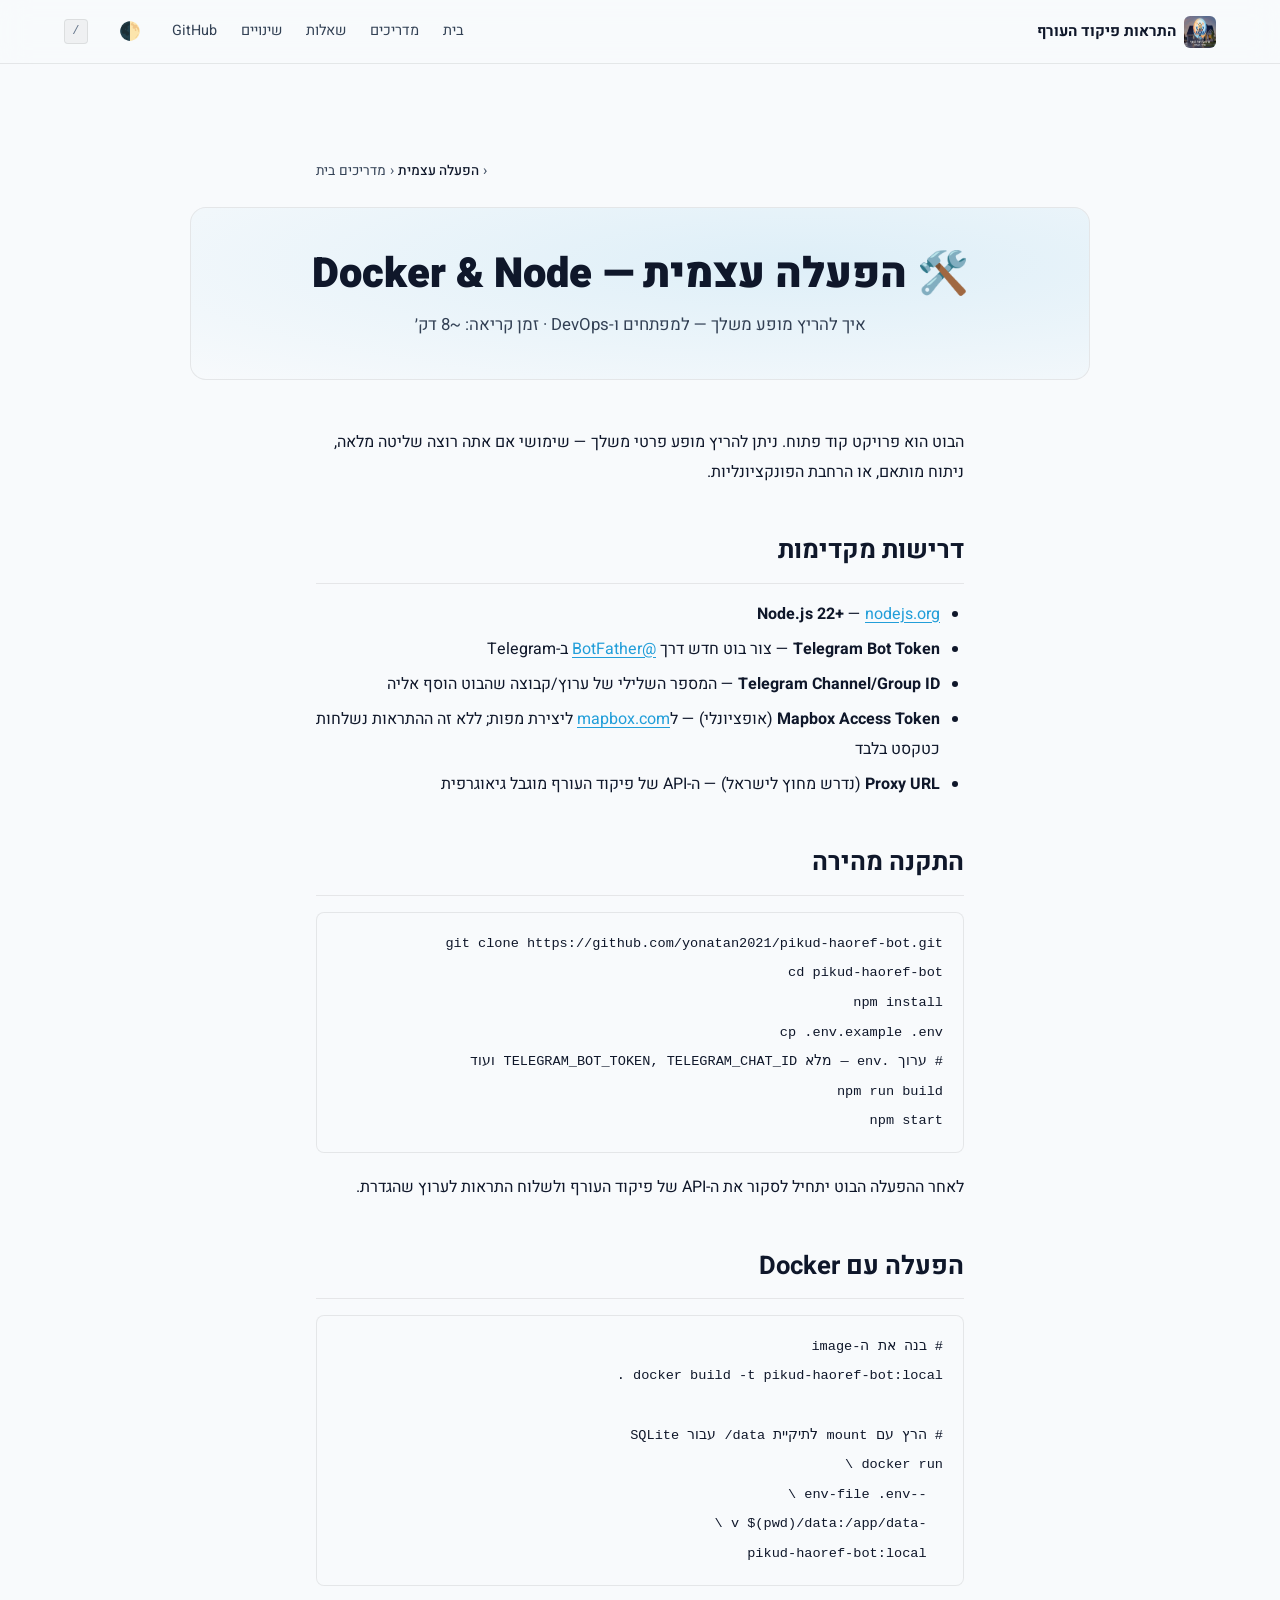
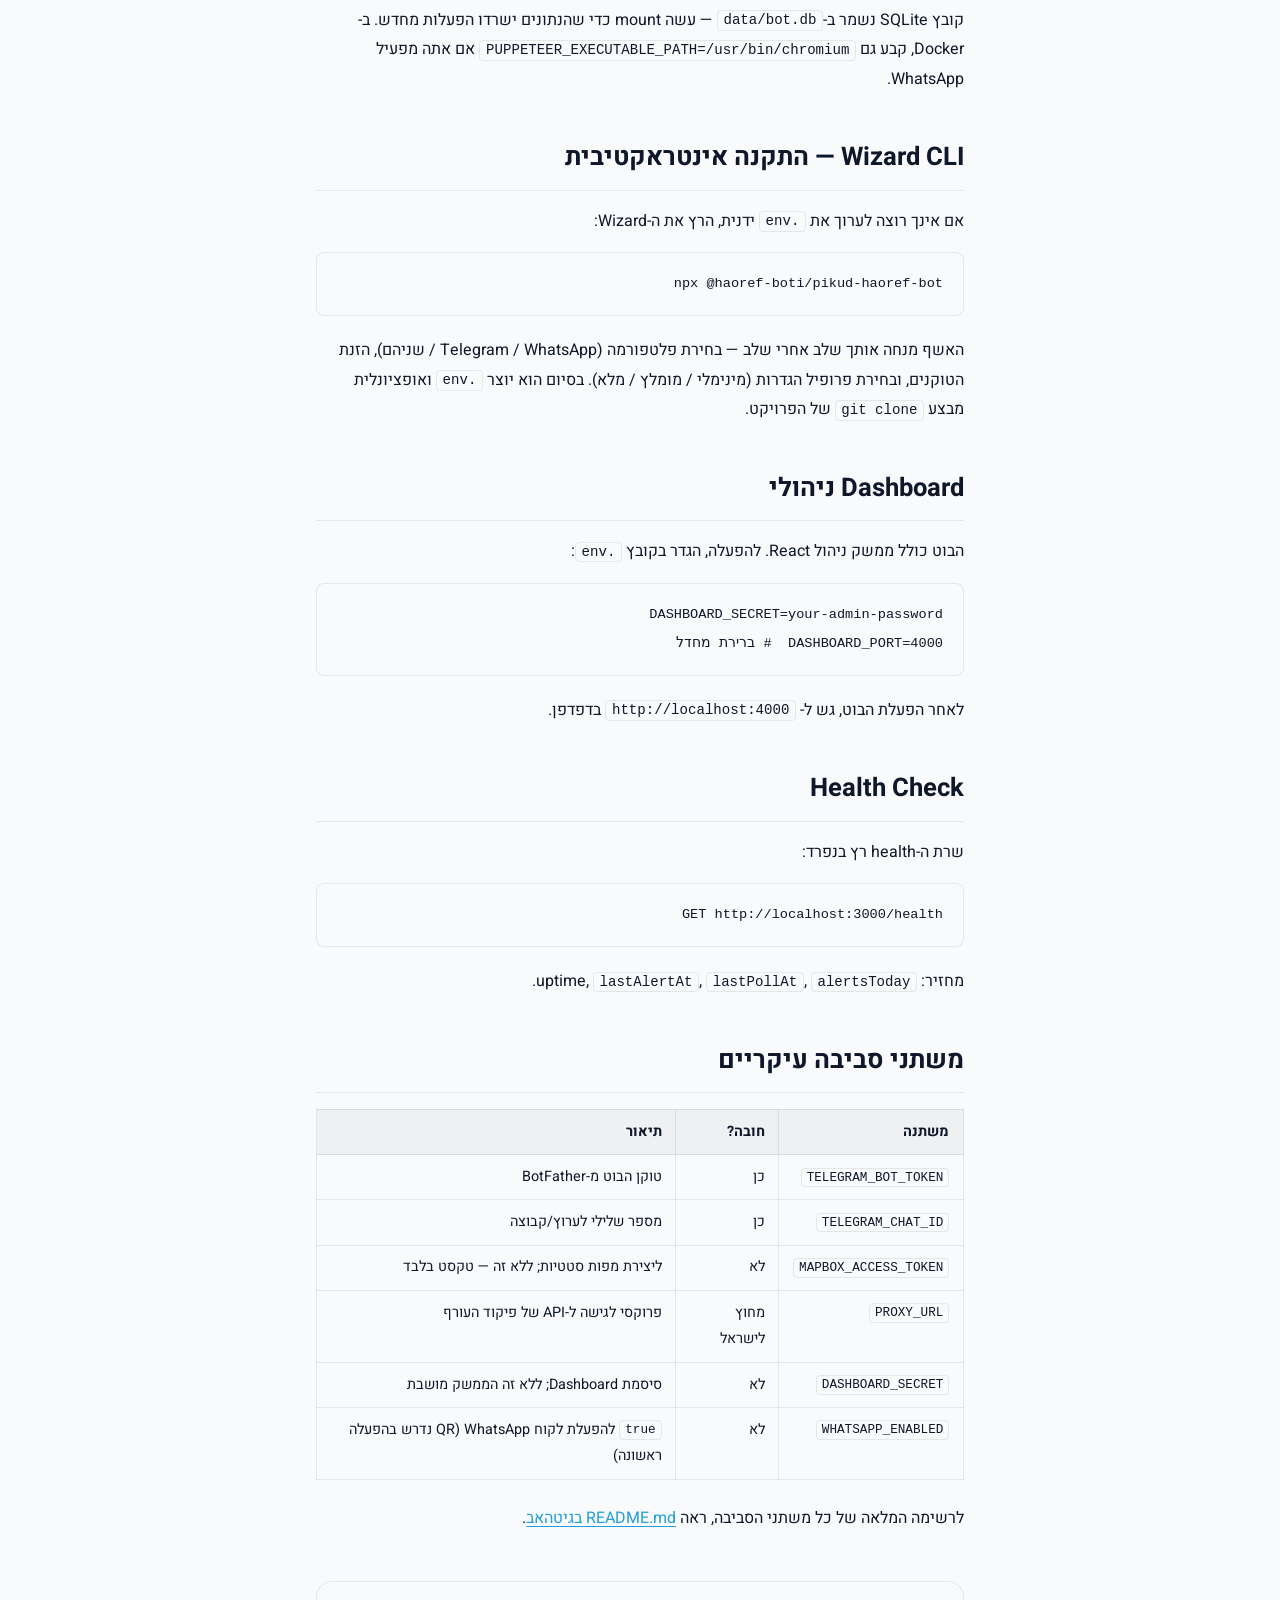
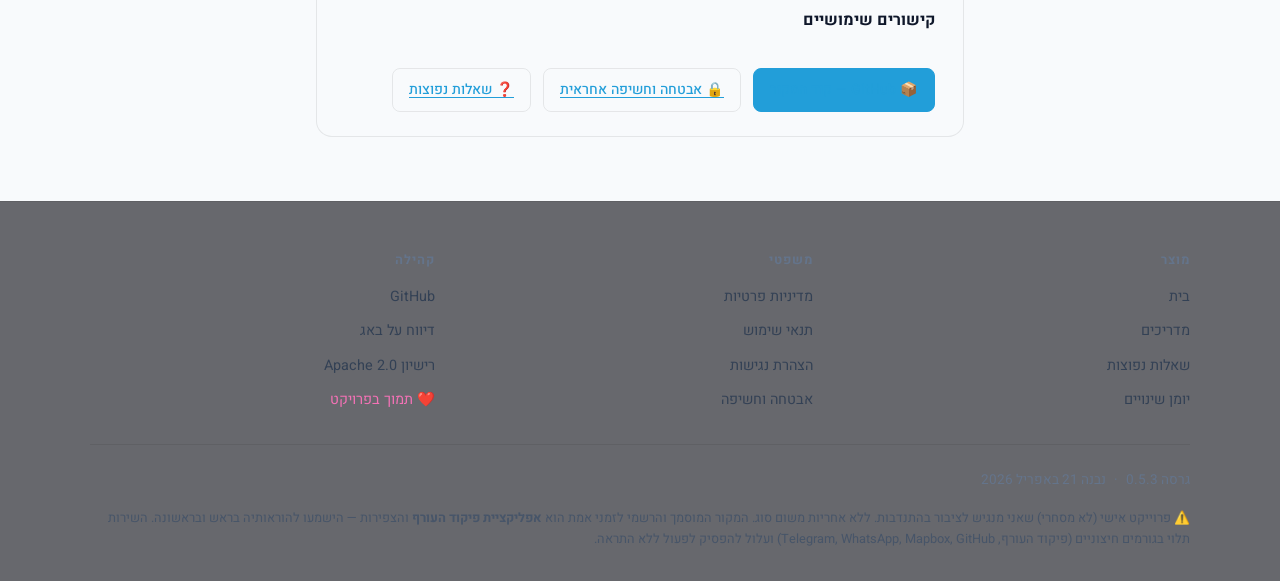
<file: guides/self-host/index.html>
<!DOCTYPE html>
<html lang="he" dir="rtl">
<head>
  <!-- Flash prevention: apply saved theme before first paint -->
  <script>(function(){try{var t=localStorage.getItem('theme');if(t==='light'||t==='dark'){document.documentElement.dataset.theme=t;}}catch(e){}}());</script>
  <meta charset="UTF-8">
  <meta name="viewport" content="width=device-width, initial-scale=1">
  <title>הפעלה עצמית — Docker & Node</title>
  <meta name="description" content="הפעלת מופע פרטי של בוט פיקוד העורף: Node 22+, Docker, Wizard CLI, Dashboard, Health check.">
  <link rel="canonical" href="https://yonatan2021.github.io/pikud-haoref-bot-landing/guides/self-host/">
  <link rel="alternate" hreflang="he" href="https://yonatan2021.github.io/pikud-haoref-bot-landing/guides/self-host/">
  

  <!-- Open Graph -->
  <meta property="og:type" content="website">
  <meta property="og:locale" content="he_IL">
  <meta property="og:site_name" content="התראות פיקוד העורף">
  <meta property="og:title" content="הפעלה עצמית — Docker & Node">
  <meta property="og:description" content="הפעלת מופע פרטי של בוט פיקוד העורף: Node 22+, Docker, Wizard CLI, Dashboard, Health check.">
  <meta property="og:url" content="https://yonatan2021.github.io/pikud-haoref-bot-landing/guides/self-host/">
  <meta property="og:image" content="https://yonatan2021.github.io/pikud-haoref-bot-landing/og/guides-self-host.png">
  <meta property="og:image:width" content="1200">
  <meta property="og:image:height" content="630">

  <!-- Twitter -->
  <meta name="twitter:card" content="summary_large_image">
  <meta name="twitter:title" content="הפעלה עצמית — Docker & Node">
  <meta name="twitter:description" content="הפעלת מופע פרטי של בוט פיקוד העורף: Node 22+, Docker, Wizard CLI, Dashboard, Health check.">
  <meta name="twitter:image" content="https://yonatan2021.github.io/pikud-haoref-bot-landing/og/guides-self-host.png">

  <!-- Theme + icons -->
  <meta name="theme-color" content="#07080f">
  <link rel="icon" href="https://yonatan2021.github.io/pikud-haoref-bot-landing/logo.jpg">

  <!-- Fonts: self-hosted Heebo woff2 preload (critical weights) -->
  <link rel="preload" href="https://yonatan2021.github.io/pikud-haoref-bot-landing/fonts/heebo-400.woff2" as="font" type="font/woff2" crossorigin>
  <link rel="preload" href="https://yonatan2021.github.io/pikud-haoref-bot-landing/fonts/heebo-700.woff2" as="font" type="font/woff2" crossorigin>

  <!-- Hero image preload (home only) -->
  

  <link rel="stylesheet" href="https://yonatan2021.github.io/pikud-haoref-bot-landing/style.css">
  <link rel="stylesheet" href="https://yonatan2021.github.io/pikud-haoref-bot-landing/styles/subpage.css">
<link rel="stylesheet" href="https://yonatan2021.github.io/pikud-haoref-bot-landing/styles/guides.css">

  <!-- JSON-LD structured data -->
  <script type="application/ld+json">{"@context":"https://schema.org","@type":"Organization","name":"התראות פיקוד העורף","url":"https://yonatan2021.github.io/pikud-haoref-bot-landing","logo":"https://yonatan2021.github.io/pikud-haoref-bot-landing/logo.jpg"}</script>
<script type="application/ld+json">{"@context":"https://schema.org","@type":"BreadcrumbList","itemListElement":[{"@type":"ListItem","position":1,"name":"בית","item":"https://yonatan2021.github.io/pikud-haoref-bot-landing/"},{"@type":"ListItem","position":2,"name":"מדריכים","item":"https://yonatan2021.github.io/pikud-haoref-bot-landing/guides/"},{"@type":"ListItem","position":3,"name":"הפעלה עצמית","item":"https://yonatan2021.github.io/pikud-haoref-bot-landing/guides/self-host/"}]}</script>
<script type="application/ld+json">{"@context":"https://schema.org","@type":"Article","headline":"הפעלה עצמית — Docker & Node","inLanguage":"he","datePublished":"2026-04-21"}</script>

  <!-- GA4 -->
  <script async src="https://www.googletagmanager.com/gtag/js?id=G-4K6GHXRF9Y"></script>
<script>window.dataLayer=window.dataLayer||[];function gtag(){dataLayer.push(arguments);}gtag('js',new Date());gtag('config','G-4K6GHXRF9Y');</script>
</head>
<body>
<!-- sticky top nav; hamburger via :has + checkbox on mobile -->
<a class="skip-link" href="#main">דלג לתוכן הראשי</a>
<input type="checkbox" id="nav-toggle" class="nav-toggle-input" hidden>
<header class="nav-bar" role="banner">
  <div class="nav-inner">
    <a class="nav-brand" href="https://yonatan2021.github.io/pikud-haoref-bot-landing/" aria-label="דף הבית">
      <img src="https://yonatan2021.github.io/pikud-haoref-bot-landing/logo.jpg" alt="" width="32" height="32" aria-hidden="true">
      <span>התראות פיקוד העורף</span>
    </a>
    <label for="nav-toggle" class="nav-hamburger" aria-label="פתח תפריט" aria-expanded="false">
      <span></span><span></span><span></span>
    </label>
    <nav class="nav-links" aria-label="ניווט ראשי">
      <a href="https://yonatan2021.github.io/pikud-haoref-bot-landing/" data-slug="/">בית</a>
      <a href="https://yonatan2021.github.io/pikud-haoref-bot-landing/guides/" data-slug="/guides/">מדריכים</a>
      <a href="https://yonatan2021.github.io/pikud-haoref-bot-landing/faq/" data-slug="/faq/">שאלות</a>
      <a href="https://yonatan2021.github.io/pikud-haoref-bot-landing/changelog/" data-slug="/changelog/">שינויים</a>
      <a href="https://github.com/yonatan2021/pikud-haoref-bot" rel="noopener" target="_blank">GitHub</a>
      <button class="nav-theme-toggle" aria-label="החלף בין מצב בהיר לכהה" type="button" data-theme-toggle>🌓</button>
      <kbd class="nav-palette-hint" title="פתח פלטה מהירה">/</kbd>
    </nav>
  </div>
</header>
<script>
  // highlight active route — runs before main scripts
  (function(){
    var active = '/guides/self-host/' || (location.pathname.endsWith('/') ? location.pathname : location.pathname + '/');
    document.querySelectorAll('.nav-links a[data-slug]').forEach(function(a){
      if (a.dataset.slug === active) { a.setAttribute('aria-current','page'); a.classList.add('is-active'); }
    });
  })();
</script>
<main class="subpage" id="main">
  <nav class="breadcrumb" aria-label="פירורי לחם">
    <ol>
      <li><a href="https://yonatan2021.github.io/pikud-haoref-bot-landing/">בית</a></li>
      <li><a href="https://yonatan2021.github.io/pikud-haoref-bot-landing/guides/">מדריכים</a></li>
      <li aria-current="page">הפעלה עצמית</li>
    </ol>
  </nav>

  <header class="subpage-hero">
    <h1>🛠️ הפעלה עצמית — Docker &amp; Node</h1>
    <p class="subpage-subtitle">איך להריץ מופע משלך — למפתחים ו-DevOps · זמן קריאה: ~8 דק׳</p>
  </header>

  <article class="prose">
    <p>
      הבוט הוא פרויקט קוד פתוח. ניתן להריץ מופע פרטי משלך — שימושי אם אתה רוצה שליטה מלאה,
      ניתוח מותאם, או הרחבת הפונקציונליות.
    </p>

    <h2 id="prereqs">דרישות מקדימות</h2>
    <ul>
      <li><strong>Node.js 22+</strong> — <a href="https://nodejs.org" rel="noopener noreferrer" target="_blank">nodejs.org</a></li>
      <li><strong>Telegram Bot Token</strong> — צור בוט חדש דרך <a href="https://t.me/BotFather" rel="noopener noreferrer" target="_blank">@BotFather</a> ב-Telegram</li>
      <li><strong>Telegram Channel/Group ID</strong> — המספר השלילי של ערוץ/קבוצה שהבוט הוסף אליה</li>
      <li><strong>Mapbox Access Token</strong> (אופציונלי) — ל<a href="https://account.mapbox.com" rel="noopener noreferrer" target="_blank">mapbox.com</a> ליצירת מפות; ללא זה ההתראות נשלחות כטקסט בלבד</li>
      <li><strong>Proxy URL</strong> (נדרש מחוץ לישראל) — ה-API של פיקוד העורף מוגבל גיאוגרפית</li>
    </ul>

    <h2 id="quickstart">התקנה מהירה</h2>

    <pre><code>git clone https://github.com/yonatan2021/pikud-haoref-bot.git
cd pikud-haoref-bot
npm install
cp .env.example .env
# ערוך .env — מלא TELEGRAM_BOT_TOKEN, TELEGRAM_CHAT_ID ועוד
npm run build
npm start</code></pre>

    <p>לאחר ההפעלה הבוט יתחיל לסקור את ה-API של פיקוד העורף ולשלוח התראות לערוץ שהגדרת.</p>

    <h2 id="docker">הפעלה עם Docker</h2>

    <pre><code># בנה את ה-image
docker build -t pikud-haoref-bot:local .

# הרץ עם mount לתיקיית data/ עבור SQLite
docker run \
  --env-file .env \
  -v $(pwd)/data:/app/data \
  pikud-haoref-bot:local</code></pre>

    <p>
      קובץ SQLite נשמר ב-<code>data/bot.db</code> — עשה mount כדי שהנתונים ישרדו הפעלות מחדש.
      ב-Docker, קבע גם <code>PUPPETEER_EXECUTABLE_PATH=/usr/bin/chromium</code> אם אתה מפעיל WhatsApp.
    </p>

    <h2 id="wizard">Wizard CLI — התקנה אינטראקטיבית</h2>
    <p>אם אינך רוצה לערוך את <code>.env</code> ידנית, הרץ את ה-Wizard:</p>

    <pre><code>npx @haoref-boti/pikud-haoref-bot</code></pre>

    <p>
      האשף מנחה אותך שלב אחרי שלב — בחירת פלטפורמה (Telegram / WhatsApp / שניהם),
      הזנת הטוקנים, ובחירת פרופיל הגדרות (מינימלי / מומלץ / מלא).
      בסיום הוא יוצר <code>.env</code> ואופציונלית מבצע <code>git clone</code> של הפרויקט.
    </p>

    <h2 id="dashboard">Dashboard ניהולי</h2>
    <p>
      הבוט כולל ממשק ניהול React. להפעלה, הגדר בקובץ <code>.env</code>:
    </p>

    <pre><code>DASHBOARD_SECRET=your-admin-password
DASHBOARD_PORT=4000  # ברירת מחדל</code></pre>

    <p>לאחר הפעלת הבוט, גש ל- <code>http://localhost:4000</code> בדפדפן.</p>

    <h2 id="health">Health Check</h2>
    <p>שרת ה-health רץ בנפרד:</p>

    <pre><code>GET http://localhost:3000/health</code></pre>

    <p>מחזיר: uptime, <code>lastAlertAt</code>, <code>lastPollAt</code>, <code>alertsToday</code>.</p>

    <h2 id="env-vars">משתני סביבה עיקריים</h2>
    <table class="commands-table">
      <thead>
        <tr>
          <th>משתנה</th>
          <th>חובה?</th>
          <th>תיאור</th>
        </tr>
      </thead>
      <tbody>
        <tr>
          <td><code>TELEGRAM_BOT_TOKEN</code></td>
          <td>כן</td>
          <td>טוקן הבוט מ-BotFather</td>
        </tr>
        <tr>
          <td><code>TELEGRAM_CHAT_ID</code></td>
          <td>כן</td>
          <td>מספר שלילי לערוץ/קבוצה</td>
        </tr>
        <tr>
          <td><code>MAPBOX_ACCESS_TOKEN</code></td>
          <td>לא</td>
          <td>ליצירת מפות סטטיות; ללא זה — טקסט בלבד</td>
        </tr>
        <tr>
          <td><code>PROXY_URL</code></td>
          <td>מחוץ לישראל</td>
          <td>פרוקסי לגישה ל-API של פיקוד העורף</td>
        </tr>
        <tr>
          <td><code>DASHBOARD_SECRET</code></td>
          <td>לא</td>
          <td>סיסמת Dashboard; ללא זה הממשק מושבת</td>
        </tr>
        <tr>
          <td><code>WHATSAPP_ENABLED</code></td>
          <td>לא</td>
          <td><code>true</code> להפעלת לקוח WhatsApp (QR נדרש בהפעלה ראשונה)</td>
        </tr>
      </tbody>
    </table>

    <p>
      לרשימה המלאה של כל משתני הסביבה, ראה
      <a href="https://github.com/yonatan2021/pikud-haoref-bot#readme" rel="noopener noreferrer" target="_blank">README.md בגיטהאב</a>.
    </p>

    <nav class="guide-cta" aria-label="המשך קריאה">
      <p class="guide-cta-title">קישורים שימושיים</p>
      <div class="guide-cta-links">
        <a class="guide-cta-link guide-cta-link-primary" href="https://github.com/yonatan2021/pikud-haoref-bot" rel="noopener noreferrer" target="_blank">📦 GitHub — קוד המקור</a>
        <a class="guide-cta-link" href="https://yonatan2021.github.io/pikud-haoref-bot-landing/security/">🔒 אבטחה וחשיפה אחראית</a>
        <a class="guide-cta-link" href="https://yonatan2021.github.io/pikud-haoref-bot-landing/faq/">❓ שאלות נפוצות</a>
      </div>
    </nav>
  </article>
</main>

<footer class="footer footer-legal" role="contentinfo">
  <div class="footer-grid">
    <section>
      <h3>מוצר</h3>
      <a href="https://yonatan2021.github.io/pikud-haoref-bot-landing/">בית</a>
      <a href="https://yonatan2021.github.io/pikud-haoref-bot-landing/guides/">מדריכים</a>
      <a href="https://yonatan2021.github.io/pikud-haoref-bot-landing/faq/">שאלות נפוצות</a>
      <a href="https://yonatan2021.github.io/pikud-haoref-bot-landing/changelog/">יומן שינויים</a>
    </section>
    <section>
      <h3>משפטי</h3>
      <a href="https://yonatan2021.github.io/pikud-haoref-bot-landing/privacy/">מדיניות פרטיות</a>
      <a href="https://yonatan2021.github.io/pikud-haoref-bot-landing/terms/">תנאי שימוש</a>
      <a href="https://yonatan2021.github.io/pikud-haoref-bot-landing/accessibility/">הצהרת נגישות</a>
      <a href="https://yonatan2021.github.io/pikud-haoref-bot-landing/security/">אבטחה וחשיפה</a>
    </section>
    <section>
      <h3>קהילה</h3>
      <a href="https://github.com/yonatan2021/pikud-haoref-bot" rel="noopener" target="_blank">GitHub</a>
      <a href="https://github.com/yonatan2021/pikud-haoref-bot/issues" rel="noopener" target="_blank">דיווח על באג</a>
      <a href="https://github.com/yonatan2021/pikud-haoref-bot/blob/main/LICENSE" rel="noopener" target="_blank">רישיון Apache 2.0</a>
      <a href="https://github.com/sponsors/yonatan2021" rel="noopener" target="_blank" class="sponsor-link">❤️ תמוך בפרויקט</a>
    </section>
  </div>
  <div class="footer-meta">
    <span>גרסה 0.5.3</span> · <span>נבנה 21 באפריל 2026</span>
    <p class="footer-disclaimer">
      &#x26A0;&#xFE0F; פרוייקט אישי (לא מסחרי) שאני מנגיש לציבור בהתנדבות. ללא אחריות משום סוג.
      המקור המוסמך והרשמי לזמני אמת הוא <b>אפליקציית פיקוד העורף</b> והצפירות —
      הישמעו להוראותיה בראש ובראשונה.
      השירות תלוי בגורמים חיצוניים (פיקוד העורף, Telegram, WhatsApp, Mapbox, GitHub)
      ועלול להפסיק לפעול ללא התראה.
    </p>
  </div>
</footer>

  <script>
    // ── 1. Cursor spotlight ─────────────────────────────────────────────────
    document.addEventListener('mousemove', function(e) {
      document.documentElement.style.setProperty('--cursor-x', e.clientX + 'px');
      document.documentElement.style.setProperty('--cursor-y', e.clientY + 'px');
    });

    // ── 2. Scroll reveal (.reveal elements) ─────────────────────────────────
    var revealObserver = new IntersectionObserver(function(entries) {
      entries.forEach(function(e) {
        if (e.isIntersecting) {
          e.target.classList.add('visible');
          revealObserver.unobserve(e.target);
        }
      });
    }, { threshold: 0.05 }); /* reduced from 0.1 — prevents tall sections failing to trigger on short mobile viewports */

    document.querySelectorAll('.reveal').forEach(function(el) {
      revealObserver.observe(el);
    });

    // ── 3. Feature cards stagger reveal ─────────────────────────────────────
    var featureObserver = new IntersectionObserver(function(entries) {
      entries.forEach(function(e) {
        if (e.isIntersecting) {
          e.target.classList.add('visible');
          featureObserver.unobserve(e.target);
        }
      });
    }, { threshold: 0.08 });

    document.querySelectorAll('.feature-card').forEach(function(el, i) {
      // Cap stagger at 300ms — prevents 1.3s wait for last card in a 19-card grid
      el.style.setProperty('--reveal-delay', Math.min(i * 0.07, 0.3) + 's');
      featureObserver.observe(el);
    });

    // ── 4. Count-up animation (stats strip + live counters) ─────────────────
    var countObserver = new IntersectionObserver(function(entries) {
      entries.forEach(function(e) {
        if (!e.isIntersecting) return;
        var el = e.target;
        var target = parseInt(el.dataset.target);
        if (!target || el.classList.contains('counted')) return;
        el.classList.add('counted');
        var startTime = null;
        var duration = 1400;
        var animate = function(ts) {
          if (!startTime) startTime = ts;
          var progress = Math.min((ts - startTime) / duration, 1);
          var eased = 1 - Math.pow(1 - progress, 3);
          el.textContent = Math.floor(eased * target).toLocaleString('he-IL');
          if (progress < 1) {
            requestAnimationFrame(animate);
          } else {
            el.textContent = target.toLocaleString('he-IL');
            el.classList.add('stat-counted');
            setTimeout(function() { el.classList.remove('stat-counted'); }, 600);
          }
        };
        requestAnimationFrame(animate);
      });
    }, { threshold: 0.5 });

    document.querySelectorAll('[data-target]').forEach(function(el) {
      countObserver.observe(el);
    });

    // ── 5. How It Works — connector line animation on scroll ────────────────
    var howSection = document.querySelector('.how-it-works');
    if (howSection) {
      var howObserver = new IntersectionObserver(function(entries) {
        if (entries[0].isIntersecting) {
          howSection.classList.add('animated');
          howObserver.disconnect();
        }
      }, { threshold: 0.3 });
      howObserver.observe(howSection);
    }

    // ── 6. Mobile: feature tabs, show-more, compact cards ─────────────────
    var isMobile = window.matchMedia('(max-width: 900px)');

    // 6a. Tab switcher for feature panels
    var tabs = document.querySelectorAll('.features-tab');
    var panels = [document.getElementById('panel-user'), document.getElementById('panel-dev')];

    function activateTab(selectedTab) {
      tabs.forEach(function(tab) {
        var isSelected = tab === selectedTab;
        tab.classList.toggle('features-tab--active', isSelected);
        tab.setAttribute('aria-selected', isSelected);
      });
      var activeId = selectedTab.getAttribute('aria-controls');
      panels.forEach(function(panel) {
        if (!panel) return;
        var show = panel.id === activeId;
        panel.hidden = !show;
        panel.style.display = show ? '' : 'none';
      });
    }

    function initMobileTabs() {
      if (isMobile.matches) {
        // On mobile: show only user panel initially
        if (panels[1]) { panels[1].hidden = true; panels[1].style.display = 'none'; }
      } else {
        // On desktop: show both, remove hidden
        panels.forEach(function(p) { if (p) { p.hidden = false; p.style.display = ''; } });
      }
    }

    tabs.forEach(function(tab) {
      tab.addEventListener('click', function() { activateTab(tab); });
    });

    initMobileTabs();
    isMobile.addEventListener('change', initMobileTabs);

    // 6b. "Show more" buttons for feature grids
    document.querySelectorAll('.features-show-more').forEach(function(btn) {
      var grid = btn.previousElementSibling;
      if (!grid || !grid.classList.contains('features-grid')) return;
      var total = grid.querySelectorAll('.feature-card').length;
      var hiddenCount = Math.max(0, total - 6);
      if (hiddenCount > 0) {
        btn.textContent = 'הצג עוד (' + hiddenCount + ')';
      }
      btn.addEventListener('click', function() {
        var expanded = grid.classList.toggle('expanded');
        btn.setAttribute('aria-expanded', expanded);
        btn.textContent = expanded ? 'הצג פחות' : 'הצג עוד (' + hiddenCount + ')';
      });
    });

    // 6c. Compact cards — tap to expand description on mobile
    document.querySelectorAll('.feature-card').forEach(function(card) {
      card.addEventListener('click', function() {
        if (!isMobile.matches) return;
        card.classList.toggle('expanded');
      });
    });

    // 6d. What's New show-more
    var clBtn = document.querySelector('.changelog-show-more');
    if (clBtn) {
      var wnGrid = document.querySelector('.wn-grid');
      clBtn.addEventListener('click', function() {
        if (!wnGrid) return;
        var expanded = wnGrid.classList.toggle('expanded');
        clBtn.setAttribute('aria-expanded', expanded);
        clBtn.textContent = expanded ? 'הצג פחות' : 'עוד עדכונים';
      });
    }

    // 6e. FAB auto-hide near CTA section
    var fab = document.querySelector('.mobile-fab');
    var ctaSection = document.querySelector('.cta-section');
    if (fab && ctaSection) {
      var fabObserver = new IntersectionObserver(function(entries) {
        fab.classList.toggle('mobile-fab--hidden', entries[0].isIntersecting);
      }, { threshold: 0.2 });
      fabObserver.observe(ctaSection);
    }

    // ── 7. Interactive city preview — custom dropdown ────────────────────────
    var cityBubble     = document.getElementById('city-preview-bubble');
    var previewCity    = document.getElementById('preview-city');
    var previewZone    = document.getElementById('preview-zone');
    var previewSeconds = document.getElementById('preview-seconds');
    var previewBar     = document.getElementById('preview-bar');

    function buildBar(seconds) {
      var bar = '';
      for (var b = 0; b < 5; b++) { bar += '🟥'; }
      return bar;
    }

    function showCityPreview(val) {
      if (!val) { if (cityBubble) cityBubble.hidden = true; return; }
      var parts = val.split('|');
      var city = parts[0] || '';
      var zone = parts[1] || '';
      var secs = parseInt(parts[2], 10) || 45;
      if (previewCity)    previewCity.textContent    = city;
      if (previewZone)    previewZone.textContent    = zone;
      if (previewSeconds) previewSeconds.textContent = String(secs);
      if (previewBar)     previewBar.textContent     = buildBar(secs) + ' ▸ ' + zone + ' (1)';
      if (cityBubble) {
        cityBubble.hidden = false;
        cityBubble.classList.add('city-preview-bubble--animate');
        setTimeout(function() { cityBubble.classList.remove('city-preview-bubble--animate'); }, 400);
      }
    }

    var cityDropdown     = document.getElementById('city-dropdown');
    var cityDropdownBtn  = document.getElementById('city-dropdown-btn');
    var cityDropdownList = document.getElementById('city-dropdown-list');
    var cityDropdownVal  = document.getElementById('city-dropdown-value');

    function closeCityDd() { if (cityDropdown) cityDropdown.setAttribute('aria-expanded','false'); }
    function openCityDd()  { if (cityDropdown) cityDropdown.setAttribute('aria-expanded','true');  }

    if (cityDropdownBtn) {
      cityDropdownBtn.addEventListener('click', function(e) {
        e.stopPropagation();
        cityDropdown.getAttribute('aria-expanded') === 'true' ? closeCityDd() : openCityDd();
      });
    }

    if (cityDropdownList) {
      cityDropdownList.querySelectorAll('.city-dropdown-item').forEach(function(item) {
        item.addEventListener('click', function() {
          var val  = item.dataset.value;
          var text = item.textContent.trim();
          if (cityDropdownVal) cityDropdownVal.textContent = val ? text : '— בחר עיר —';
          cityDropdownList.querySelectorAll('.city-dropdown-item').forEach(function(i) {
            i.classList.remove('city-dropdown-item--selected');
            i.setAttribute('aria-selected', 'false');
          });
          item.classList.add('city-dropdown-item--selected');
          item.setAttribute('aria-selected', 'true');
          closeCityDd();
          showCityPreview(val);
        });
      });
    }

    document.addEventListener('click', function(e) {
      if (cityDropdown && !cityDropdown.contains(e.target)) closeCityDd();
    });
    document.addEventListener('keydown', function(e) {
      if (e.key === 'Escape' && cityDropdown && cityDropdown.getAttribute('aria-expanded') === 'true') {
        closeCityDd();
        if (cityDropdownBtn) cityDropdownBtn.focus();
      }
    });

    // ── Keyboard navigation for city dropdown ────────────────────────────────
    if (cityDropdownBtn) {
      cityDropdownBtn.addEventListener('keydown', function(e) {
        if (e.key === 'ArrowDown' || e.key === 'Enter' || e.key === ' ') {
          e.preventDefault();
          openCityDd();
          var firstItem = cityDropdownList
            ? cityDropdownList.querySelector('.city-dropdown-item:not(.city-dropdown-item--placeholder)')
            : null;
          if (firstItem) {
            firstItem.setAttribute('tabindex', '0');
            firstItem.focus();
          }
        }
      });
    }

    if (cityDropdownList) {
      var allItems = Array.from(
        cityDropdownList.querySelectorAll('.city-dropdown-item:not(.city-dropdown-item--placeholder)')
      );
      allItems.forEach(function(item, idx) {
        item.setAttribute('tabindex', '-1');
        item.addEventListener('keydown', function(e) {
          if (e.key === 'ArrowDown') {
            e.preventDefault();
            var next = allItems[idx + 1];
            if (next) { next.setAttribute('tabindex', '0'); next.focus(); }
          } else if (e.key === 'ArrowUp') {
            e.preventDefault();
            if (idx === 0) {
              if (cityDropdownBtn) cityDropdownBtn.focus();
            } else {
              var prev = allItems[idx - 1];
              if (prev) { prev.setAttribute('tabindex', '0'); prev.focus(); }
            }
          } else if (e.key === 'Enter' || e.key === ' ') {
            e.preventDefault();
            item.click();
            if (cityDropdownBtn) cityDropdownBtn.focus();
          } else if (e.key === 'Escape') {
            e.preventDefault();
            closeCityDd();
            if (cityDropdownBtn) cityDropdownBtn.focus();
          }
        });
        /* Reset tabindex on blur so only one item is reachable at a time */
        item.addEventListener('blur', function() {
          item.setAttribute('tabindex', '-1');
        });
      });
    }

    // ── 8a. Screenshots — touch pause/resume ─────────────────────────────────
    var screenshotsTrack = document.querySelector('.screenshots-track');
    if (screenshotsTrack) {
      screenshotsTrack.addEventListener('touchstart', function() {
        screenshotsTrack.style.animationPlayState = 'paused';
      }, { passive: true });
      screenshotsTrack.addEventListener('touchend', function() {
        screenshotsTrack.style.animationPlayState = '';
      }, { passive: true });
    }

    // ── 8. FAQ chat bubbles ───────────────────────────────────────────────────
    document.querySelectorAll('.faq-item').forEach(function(item) {
      var btn = item.querySelector('.faq-q');
      var ans = item.querySelector('.faq-a');
      if (!btn || !ans) return;
      btn.addEventListener('click', function() {
        var isOpen = btn.getAttribute('aria-expanded') === 'true';
        // Close all others
        document.querySelectorAll('.faq-item').forEach(function(other) {
          var ob = other.querySelector('.faq-q');
          var oa = other.querySelector('.faq-a');
          if (ob && oa && other !== item) {
            ob.setAttribute('aria-expanded', 'false');
            ob.classList.remove('faq-q--open');
            oa.setAttribute('aria-hidden', 'true');
            oa.style.maxHeight = '';
            oa.style.opacity = '';
          }
        });
        // Toggle this one
        var opening = !isOpen;
        btn.setAttribute('aria-expanded', String(opening));
        btn.classList.toggle('faq-q--open', opening);
        ans.setAttribute('aria-hidden', String(!opening));
        if (opening) {
          ans.style.maxHeight = ans.scrollHeight + 'px';
          ans.style.opacity = '1';
        } else {
          ans.style.maxHeight = '';
          ans.style.opacity = '';
        }
      });
    });

    // ── 9. Command palette ────────────────────────────────────────────────────
    var cmdOverlay = document.getElementById('cmd-overlay');
    var cmdInput   = document.getElementById('cmd-input');
    var cmdList    = document.getElementById('cmd-list');
    var cmdClose   = document.getElementById('cmd-close');
    var cmdTrigger = document.getElementById('cmd-trigger');

    function openCmdPalette() {
      if (!cmdOverlay) return;
      cmdOverlay.hidden = false;
      filterCmdItems('');
      setTimeout(function() { if (cmdInput) cmdInput.focus(); }, 50);
    }

    function closeCmdPalette() {
      if (!cmdOverlay) return;
      cmdOverlay.hidden = true;
      if (cmdInput) cmdInput.value = '';
      setCmdActive(null);
    }

    function filterCmdItems(query) {
      if (!cmdList) return;
      var items = cmdList.querySelectorAll('.cmd-item');
      var q = query.replace(/^\//, '').toLowerCase();
      items.forEach(function(item) {
        var cmd = (item.dataset.cmd || '').toLowerCase();
        var desc = (item.querySelector('.cmd-desc') || {}).textContent || '';
        item.style.display = (!q || cmd.includes(q) || desc.includes(q)) ? '' : 'none';
      });
      // Auto-select first visible
      var first = cmdList.querySelector('.cmd-item:not([style*="none"])');
      setCmdActive(first || null);
    }

    var activeCmd = null;
    function setCmdActive(el) {
      if (activeCmd) activeCmd.classList.remove('cmd-item--active');
      activeCmd = el;
      if (activeCmd) activeCmd.classList.add('cmd-item--active');
    }

    function activateCmd(el) {
      if (!el) return;
      closeCmdPalette();
      var target = el.dataset.target;
      var href   = el.dataset.href;
      var isExternal = el.dataset.external === 'true';
      if (target) {
        var section = document.querySelector(target);
        if (section) section.scrollIntoView({ behavior: 'smooth', block: 'start' });
      } else if (href) {
        if (isExternal) {
          window.open(href, '_blank', 'noopener,noreferrer');
        } else {
          window.location.href = href;
        }
      }
    }

    if (cmdInput) {
      cmdInput.addEventListener('input', function() { filterCmdItems(cmdInput.value); });
      cmdInput.addEventListener('keydown', function(e) {
        var items = Array.prototype.slice.call(
          cmdList ? cmdList.querySelectorAll('.cmd-item:not([style*="none"])') : []
        );
        var idx = items.indexOf(activeCmd);
        if (e.key === 'ArrowDown') {
          e.preventDefault();
          setCmdActive(items[Math.min(idx + 1, items.length - 1)]);
        } else if (e.key === 'ArrowUp') {
          e.preventDefault();
          setCmdActive(items[Math.max(idx - 1, 0)]);
        } else if (e.key === 'Enter') {
          e.preventDefault();
          activateCmd(activeCmd);
        } else if (e.key === 'Escape') {
          closeCmdPalette();
        }
      });
    }

    if (cmdList) {
      cmdList.querySelectorAll('.cmd-item').forEach(function(item) {
        item.addEventListener('mouseenter', function() { setCmdActive(item); });
        item.addEventListener('click', function() { activateCmd(item); });
      });
    }

    if (cmdClose)   { cmdClose.addEventListener('click', closeCmdPalette); }
    if (cmdTrigger) { cmdTrigger.addEventListener('click', openCmdPalette); }

    if (cmdOverlay) {
      cmdOverlay.addEventListener('click', function(e) {
        if (e.target === cmdOverlay) closeCmdPalette();
      });
    }

    // "/" key opens palette (not when inside an input/textarea/select)
    document.addEventListener('keydown', function(e) {
      if (e.key === '/' && !['INPUT','TEXTAREA','SELECT'].includes(document.activeElement.tagName)) {
        e.preventDefault();
        openCmdPalette();
      }
      if (e.key === 'Escape' && cmdOverlay && !cmdOverlay.hidden) {
        closeCmdPalette();
      }
    });

    // ── 11. Copy-to-clipboard (npx command) ──────────────────────────────────
    document.querySelectorAll('.copy-btn').forEach(function(btn) {
      btn.addEventListener('click', function() {
        var text = btn.dataset.copy;
        var apply = function() {
          btn.classList.add('copied');
          setTimeout(function() { btn.classList.remove('copied'); }, 2000);
        };
        if (navigator.clipboard && navigator.clipboard.writeText) {
          navigator.clipboard.writeText(text).then(apply).catch(function(err) {
            console.warn('[copy-btn] Clipboard API write failed:', err);
          });
        } else {
          var ta = document.createElement('textarea');
          ta.value = text;
          ta.style.cssText = 'position:fixed;opacity:0;';
          document.body.appendChild(ta);
          ta.select();
          try {
            document.execCommand('copy');
            apply();
          } catch(err) {
            console.warn('[copy-btn] execCommand copy failed:', err);
          }
          document.body.removeChild(ta);
        }
      });
    });

    // ── 12. Alert Simulator v2 — Telegram-clone bubble ───────────────────────
    (function() {
      var SIM_DATA = {
        'חיפה':        { zone: 'חיפה',              cities: ['חיפה','קריית ים','קריית אתא','חוף הכרמל'],       seconds: 90 },
        'תל אביב':     { zone: 'גוש דן',             cities: ['תל אביב','רמת גן','גבעתיים','בני ברק'],          seconds: 90 },
        'באר שבע':     { zone: 'שפלת יהודה',         cities: ['באר שבע','אשקלון','קריית גת','נתיבות'],          seconds: 60 },
        'אשדוד':       { zone: 'שפלת יהודה',         cities: ['אשדוד','אשקלון','קריית מלאכי','גן יבנה'],        seconds: 45 },
        'ירושלים':     { zone: 'ירושלים',            cities: ['ירושלים','מבשרת ציון','מעלה אדומים','בית שמש'],  seconds: 90 },
        'נתניה':       { zone: 'השרון',               cities: ['נתניה','רעננה','הוד השרון','כפר סבא'],            seconds: 90 },
        'פתח תקווה':   { zone: 'גוש דן',             cities: ['פתח תקווה','ראש העין','אלעד','רמלה'],             seconds: 90 },
        'ראשון לציון': { zone: 'גוש דן',             cities: ['ראשון לציון','חולון','בת ים','אור יהודה'],        seconds: 90 },
        'חדרה':        { zone: 'חדרה ועמק יזרעאל',   cities: ['חדרה','פרדס חנה','זיכרון יעקב','בנימינה'],        seconds: 90 },
        'אשקלון':      { zone: 'שפלת יהודה',         cities: ['אשקלון','שקמים','מיגדל הנגב','ברכיה'],           seconds: 30 },
        'עכו':         { zone: 'חיפה',               cities: ['עכו','נהריה','כרמיאל','מעלות-תרשיחא'],           seconds: 90 },
        'נצרת':        { zone: 'הגליל',              cities: ['נצרת','עפולה','יזרעאל','שפרעם'],                  seconds: 90 },
        'אילת':        { zone: 'אילת',               cities: ['אילת'],                                           seconds: 180 },
        'מודיעין':     { zone: 'ירושלים',            cities: ['מודיעין','מכבים-רעות','שוהם','אבן יהודה'],        seconds: 90 },
        'רחובות':      { zone: 'גוש דן',             cities: ['רחובות','נס ציונה','יבנה','גדרה'],                seconds: 90 },
        'כפר סבא':     { zone: 'השרון',              cities: ['כפר סבא','רעננה','אלקנה','עמנואל'],               seconds: 90 },
        'טבריה':       { zone: 'כינרת',              cities: ['טבריה','כינרת','מגדל','גינוסר'],                  seconds: 90 },
        'צפת':         { zone: 'הגליל העליון',        cities: ['צפת','מירון','ביריה','עמוקה'],                    seconds: 90 },
        'דימונה':      { zone: 'הנגב',               cities: ['דימונה','ערד','ירוחם','מצפה רמון'],               seconds: 60 },
        'קריית שמונה': { zone: 'הגליל העליון',        cities: ['קריית שמונה','מטולה','מנרה','כפר בלום'],          seconds: 30 }
      };
      var CAT_EMOJI = '🔴';
      var CAT_NAME  = 'ירי רקטות וטילים';
      var CAT_INSTR = '\u{1F6E1} להיכנס למרחב מוגן ולהישאר בו 10 דקות';

      var simInput    = document.getElementById('sim-city-input');
      var simSugList  = document.getElementById('sim-city-suggestions');
      var simRun      = document.getElementById('sim-run');
      var simPulse    = document.getElementById('sim-pulse');
      var tgBubble    = document.getElementById('tg-bubble');
      var tgHeader    = document.getElementById('tg-alert-header');
      var tgZones     = document.getElementById('tg-alert-zones');
      var tgCities    = document.getElementById('tg-alert-cities');
      var tgInstr     = document.getElementById('tg-alert-instructions');
      var tgCountdown = document.getElementById('tg-countdown-value');
      var tgFill      = document.getElementById('tg-countdown-fill');
      var tgTime      = document.getElementById('tg-bubble-time');

      if (!simInput) return;

      var allCities = Object.keys(SIM_DATA);
      var selectedCity = null;
      var cdTimer = null;

      function fmtMmSs(s) {
        var m = Math.floor(s / 60), sec = s % 60;
        return (m < 10 ? '0' + m : String(m)) + ':' + (sec < 10 ? '0' + sec : String(sec));
      }

      function buildSuggestions(q) {
        if (!simSugList) return;
        while (simSugList.firstChild) simSugList.removeChild(simSugList.firstChild);
        var matches = q
          ? allCities.filter(function(c) { return c.indexOf(q) !== -1; })
          : ['חיפה','תל אביב','באר שבע','אשדוד'];
        if (!matches.length) { simSugList.hidden = true; return; }
        matches.slice(0, 6).forEach(function(city) {
          var li = document.createElement('li');
          li.className = 'sim-suggestion';
          li.setAttribute('role', 'option');
          li.textContent = city;
          li.addEventListener('mousedown', function(ev) {
            ev.preventDefault();
            selectCity(city);
          });
          simSugList.appendChild(li);
        });
        simSugList.hidden = false;
      }

      function selectCity(city) {
        selectedCity = city;
        if (simInput) simInput.value = city;
        if (simSugList) simSugList.hidden = true;
      }

      simInput.addEventListener('input',  function() { buildSuggestions(simInput.value.trim()); });
      simInput.addEventListener('focus',  function() { buildSuggestions(simInput.value.trim()); });
      simInput.addEventListener('blur',   function() { setTimeout(function() { if (simSugList) simSugList.hidden = true; }, 150); });
      simInput.addEventListener('keydown', function(ev) {
        if (ev.key === 'Enter') {
          if (simSugList && !simSugList.hidden) {
            var first = simSugList.querySelector('.sim-suggestion');
            if (first) selectCity(first.textContent.trim());
          }
          runSim();
        }
      });

      // Wire static suggestion items already in HTML
      if (simSugList) {
        simSugList.querySelectorAll('.sim-suggestion').forEach(function(li) {
          li.addEventListener('mousedown', function(ev) {
            ev.preventDefault();
            selectCity(li.dataset.city || li.textContent.trim());
          });
        });
      }

      function runSim() {
        var city = selectedCity || (simInput ? simInput.value.trim() : '') || 'תל אביב';
        var data = SIM_DATA[city] || SIM_DATA['תל אביב'];

        if (tgHeader) {
          while (tgHeader.firstChild) tgHeader.removeChild(tgHeader.firstChild);
          tgHeader.appendChild(document.createTextNode(CAT_EMOJI + ' '));
          var b = document.createElement('b');
          b.textContent = CAT_NAME;
          tgHeader.appendChild(b);
        }
        if (tgZones) {
          while (tgZones.firstChild) tgZones.removeChild(tgZones.firstChild);
          var bz = document.createElement('b');
          bz.textContent = '\u25B8 ' + data.zone;
          tgZones.appendChild(bz);
        }
        if (tgCities) tgCities.textContent = data.cities.join(' \u00B7 ');
        if (tgInstr)  tgInstr.textContent  = CAT_INSTR;

        var now = new Date();
        var hh = now.getHours(), mm = now.getMinutes();
        if (tgTime) tgTime.textContent = (hh < 10 ? '0' + hh : hh) + ':' + (mm < 10 ? '0' + mm : mm);

        var total = data.seconds;
        var remaining = total;
        if (tgCountdown) tgCountdown.textContent = fmtMmSs(remaining);
        if (tgFill) {
          tgFill.style.transition = 'none';
          tgFill.style.transform  = 'scaleX(1)';
        }
        if (simPulse) simPulse.hidden = false;
        if (tgBubble) tgBubble.hidden = false;

        requestAnimationFrame(function() {
          if (tgFill) {
            tgFill.style.transition = 'transform ' + total + 's linear';
            tgFill.style.transform  = 'scaleX(0)';
          }
        });

        if (cdTimer) clearInterval(cdTimer);
        cdTimer = setInterval(function() {
          remaining = Math.max(0, remaining - 1);
          if (tgCountdown) tgCountdown.textContent = fmtMmSs(remaining);
          if (remaining === 0) clearInterval(cdTimer);
        }, 1000);
      }

      if (simRun) simRun.addEventListener('click', runSim);
    })();

    // ── 13. Light/Dark theme toggle ───────────────────────────────────────────
    document.addEventListener('click', function(ev) {
      var btn = ev.target.closest('[data-theme-toggle]');
      if (!btn) return;
      var cur = document.documentElement.dataset.theme;
      var prefersDark = window.matchMedia('(prefers-color-scheme: dark)').matches;
      var next = cur === 'dark' ? 'light' : cur === 'light' ? 'dark' : (prefersDark ? 'light' : 'dark');
      document.documentElement.dataset.theme = next;
      try { localStorage.setItem('theme', next); } catch(e) {}
    });

  </script>

  <!-- All routes for command palette — injected at build time -->
  <script>window.__ROUTES = [{"slug":"https://yonatan2021.github.io/pikud-haoref-bot-landing/","title":"התראות פיקוד העורף"},{"slug":"https://yonatan2021.github.io/pikud-haoref-bot-landing/changelog/","title":"יומן שינויים"},{"slug":"https://yonatan2021.github.io/pikud-haoref-bot-landing/faq/","title":"שאלות נפוצות"},{"slug":"https://yonatan2021.github.io/pikud-haoref-bot-landing/privacy/","title":"מדיניות פרטיות"},{"slug":"https://yonatan2021.github.io/pikud-haoref-bot-landing/terms/","title":"תנאי שימוש"},{"slug":"https://yonatan2021.github.io/pikud-haoref-bot-landing/accessibility/","title":"הצהרת נגישות"},{"slug":"https://yonatan2021.github.io/pikud-haoref-bot-landing/security/","title":"אבטחה וחשיפה אחראית"},{"slug":"https://yonatan2021.github.io/pikud-haoref-bot-landing/guides/","title":"מדריכים"},{"slug":"https://yonatan2021.github.io/pikud-haoref-bot-landing/guides/telegram/","title":"רישום בטלגרם"},{"slug":"https://yonatan2021.github.io/pikud-haoref-bot-landing/guides/whatsapp/","title":"הצטרפות ל-WhatsApp"},{"slug":"https://yonatan2021.github.io/pikud-haoref-bot-landing/guides/commands/","title":"19 פקודות הבוט"},{"slug":"https://yonatan2021.github.io/pikud-haoref-bot-landing/guides/onboarding/","title":"onboarding מפורט"},{"slug":"https://yonatan2021.github.io/pikud-haoref-bot-landing/guides/self-host/","title":"הפעלה עצמית"}];</script>

  <script>
    // ── 14. Command Palette — routes extension ────────────────────────────────
    (function() {
      var cmdList = document.getElementById('cmd-list');
      if (!cmdList || !window.__ROUTES) return;
      window.__ROUTES.forEach(function(route) {
        var li = document.createElement('li');
        li.className = 'cmd-item cmd-item--route';
        li.setAttribute('data-href', route.slug);
        li.setAttribute('data-cmd', route.title);
        var iconSpan = document.createElement('span');
        iconSpan.className = 'cmd-icon';
        iconSpan.textContent = '\uD83D\uDD17';
        var labelSpan = document.createElement('span');
        labelSpan.className = 'cmd-label';
        labelSpan.textContent = '\u05E0\u05D5\u05D5\u05D8: ' + route.title;
        var descSpan = document.createElement('span');
        descSpan.className = 'cmd-desc';
        descSpan.textContent = route.slug;
        li.appendChild(iconSpan);
        li.appendChild(labelSpan);
        li.appendChild(descSpan);
        li.addEventListener('mouseenter', function() {
          if (typeof setCmdActive === 'function') setCmdActive(li);
        });
        li.addEventListener('click', function() {
          if (typeof closeCmdPalette === 'function') closeCmdPalette();
          window.location.href = route.slug;
        });
        cmdList.appendChild(li);
      });
    })();
  </script>

</body>
</html>
</file>
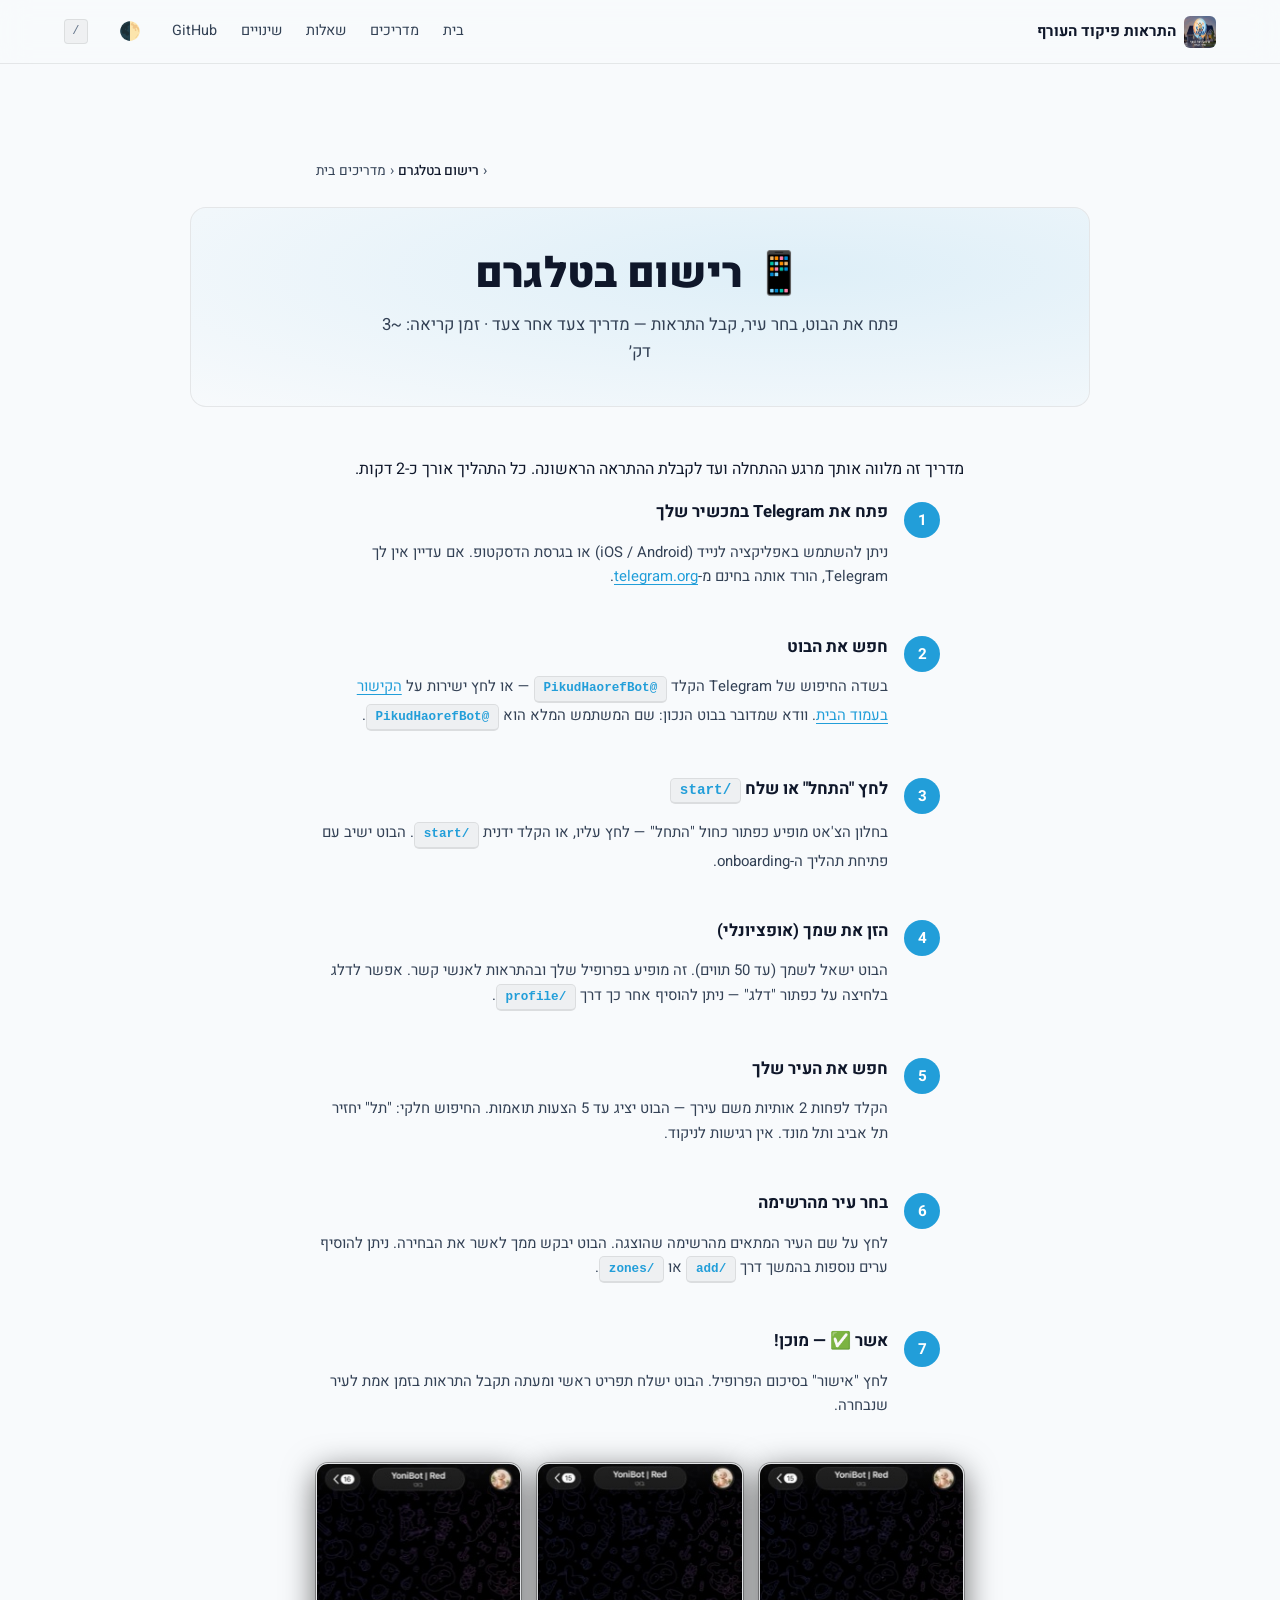
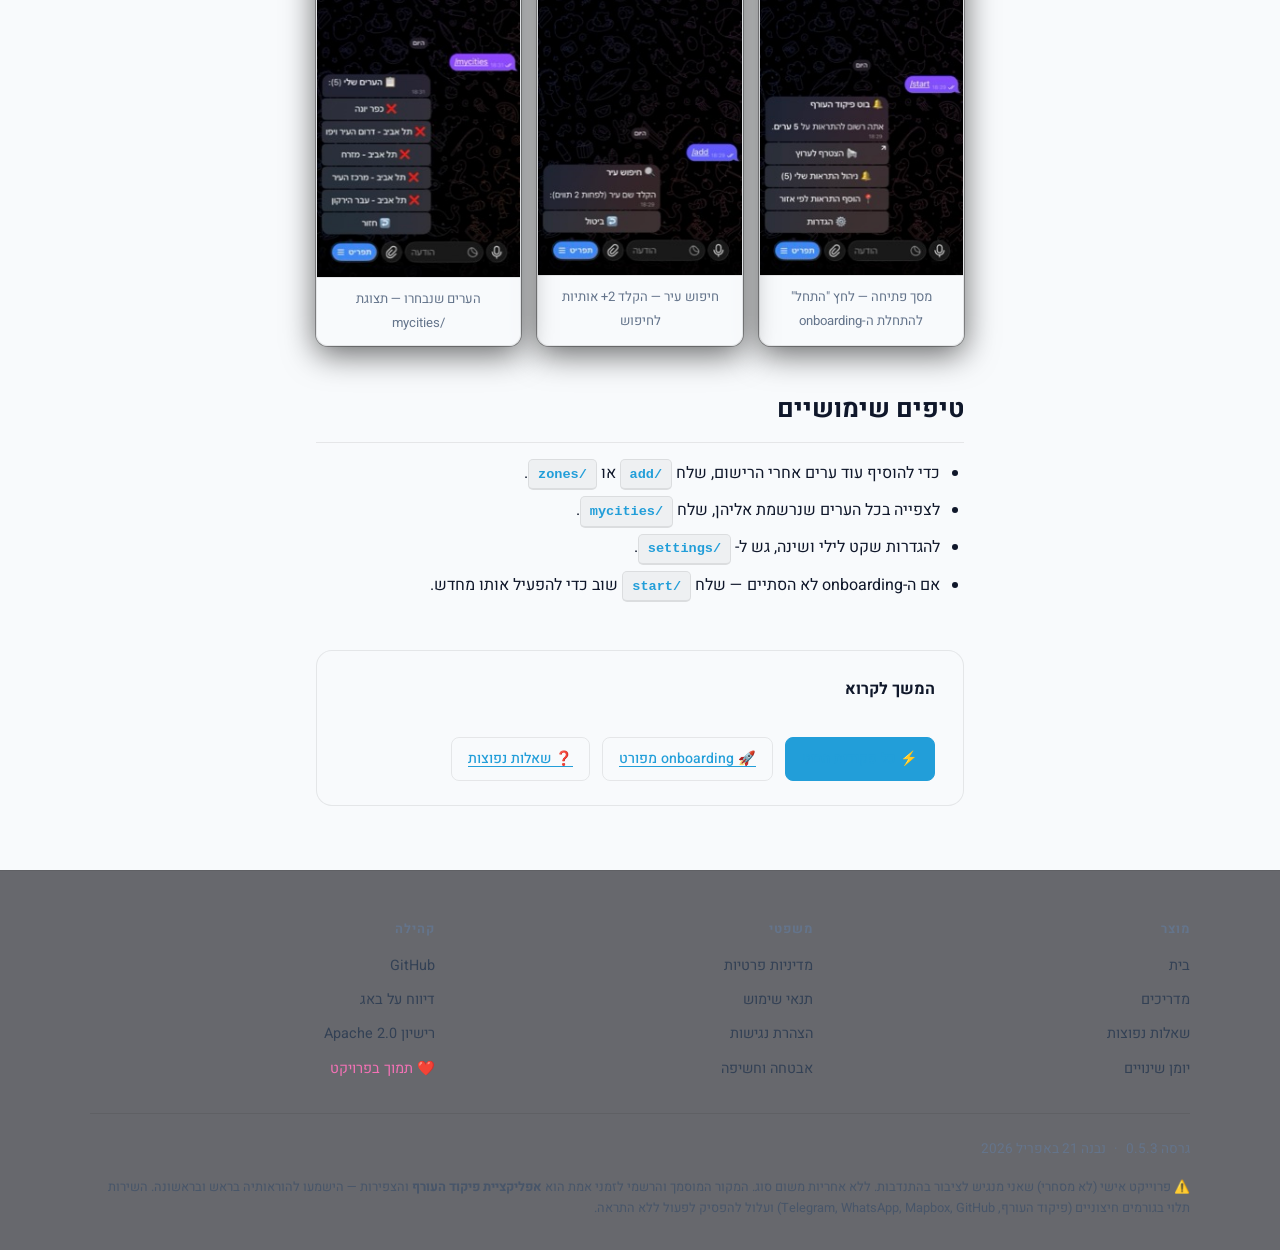
<file: guides/telegram/index.html>
<!DOCTYPE html>
<html lang="he" dir="rtl">
<head>
  <!-- Flash prevention: apply saved theme before first paint -->
  <script>(function(){try{var t=localStorage.getItem('theme');if(t==='light'||t==='dark'){document.documentElement.dataset.theme=t;}}catch(e){}}());</script>
  <meta charset="UTF-8">
  <meta name="viewport" content="width=device-width, initial-scale=1">
  <title>רישום בטלגרם — מדריך צעד אחר צעד</title>
  <meta name="description" content="כיצד להירשם לבוט פיקוד העורף בטלגרם: פתח, חפש עיר, אשר — 7 צעדים עם צילומי מסך.">
  <link rel="canonical" href="https://yonatan2021.github.io/pikud-haoref-bot-landing/guides/telegram/">
  <link rel="alternate" hreflang="he" href="https://yonatan2021.github.io/pikud-haoref-bot-landing/guides/telegram/">
  

  <!-- Open Graph -->
  <meta property="og:type" content="website">
  <meta property="og:locale" content="he_IL">
  <meta property="og:site_name" content="התראות פיקוד העורף">
  <meta property="og:title" content="רישום בטלגרם — מדריך צעד אחר צעד">
  <meta property="og:description" content="כיצד להירשם לבוט פיקוד העורף בטלגרם: פתח, חפש עיר, אשר — 7 צעדים עם צילומי מסך.">
  <meta property="og:url" content="https://yonatan2021.github.io/pikud-haoref-bot-landing/guides/telegram/">
  <meta property="og:image" content="https://yonatan2021.github.io/pikud-haoref-bot-landing/og/guides-telegram.png">
  <meta property="og:image:width" content="1200">
  <meta property="og:image:height" content="630">

  <!-- Twitter -->
  <meta name="twitter:card" content="summary_large_image">
  <meta name="twitter:title" content="רישום בטלגרם — מדריך צעד אחר צעד">
  <meta name="twitter:description" content="כיצד להירשם לבוט פיקוד העורף בטלגרם: פתח, חפש עיר, אשר — 7 צעדים עם צילומי מסך.">
  <meta name="twitter:image" content="https://yonatan2021.github.io/pikud-haoref-bot-landing/og/guides-telegram.png">

  <!-- Theme + icons -->
  <meta name="theme-color" content="#07080f">
  <link rel="icon" href="https://yonatan2021.github.io/pikud-haoref-bot-landing/logo.jpg">

  <!-- Fonts: self-hosted Heebo woff2 preload (critical weights) -->
  <link rel="preload" href="https://yonatan2021.github.io/pikud-haoref-bot-landing/fonts/heebo-400.woff2" as="font" type="font/woff2" crossorigin>
  <link rel="preload" href="https://yonatan2021.github.io/pikud-haoref-bot-landing/fonts/heebo-700.woff2" as="font" type="font/woff2" crossorigin>

  <!-- Hero image preload (home only) -->
  

  <link rel="stylesheet" href="https://yonatan2021.github.io/pikud-haoref-bot-landing/style.css">
  <link rel="stylesheet" href="https://yonatan2021.github.io/pikud-haoref-bot-landing/styles/subpage.css">
<link rel="stylesheet" href="https://yonatan2021.github.io/pikud-haoref-bot-landing/styles/guides.css">

  <!-- JSON-LD structured data -->
  <script type="application/ld+json">{"@context":"https://schema.org","@type":"Organization","name":"התראות פיקוד העורף","url":"https://yonatan2021.github.io/pikud-haoref-bot-landing","logo":"https://yonatan2021.github.io/pikud-haoref-bot-landing/logo.jpg"}</script>
<script type="application/ld+json">{"@context":"https://schema.org","@type":"BreadcrumbList","itemListElement":[{"@type":"ListItem","position":1,"name":"בית","item":"https://yonatan2021.github.io/pikud-haoref-bot-landing/"},{"@type":"ListItem","position":2,"name":"מדריכים","item":"https://yonatan2021.github.io/pikud-haoref-bot-landing/guides/"},{"@type":"ListItem","position":3,"name":"רישום בטלגרם","item":"https://yonatan2021.github.io/pikud-haoref-bot-landing/guides/telegram/"}]}</script>
<script type="application/ld+json">{"@context":"https://schema.org","@type":"Article","headline":"רישום בטלגרם — מדריך צעד אחר צעד","inLanguage":"he","datePublished":"2026-04-21"}</script>

  <!-- GA4 -->
  <script async src="https://www.googletagmanager.com/gtag/js?id=G-4K6GHXRF9Y"></script>
<script>window.dataLayer=window.dataLayer||[];function gtag(){dataLayer.push(arguments);}gtag('js',new Date());gtag('config','G-4K6GHXRF9Y');</script>
</head>
<body>
<!-- sticky top nav; hamburger via :has + checkbox on mobile -->
<a class="skip-link" href="#main">דלג לתוכן הראשי</a>
<input type="checkbox" id="nav-toggle" class="nav-toggle-input" hidden>
<header class="nav-bar" role="banner">
  <div class="nav-inner">
    <a class="nav-brand" href="https://yonatan2021.github.io/pikud-haoref-bot-landing/" aria-label="דף הבית">
      <img src="https://yonatan2021.github.io/pikud-haoref-bot-landing/logo.jpg" alt="" width="32" height="32" aria-hidden="true">
      <span>התראות פיקוד העורף</span>
    </a>
    <label for="nav-toggle" class="nav-hamburger" aria-label="פתח תפריט" aria-expanded="false">
      <span></span><span></span><span></span>
    </label>
    <nav class="nav-links" aria-label="ניווט ראשי">
      <a href="https://yonatan2021.github.io/pikud-haoref-bot-landing/" data-slug="/">בית</a>
      <a href="https://yonatan2021.github.io/pikud-haoref-bot-landing/guides/" data-slug="/guides/">מדריכים</a>
      <a href="https://yonatan2021.github.io/pikud-haoref-bot-landing/faq/" data-slug="/faq/">שאלות</a>
      <a href="https://yonatan2021.github.io/pikud-haoref-bot-landing/changelog/" data-slug="/changelog/">שינויים</a>
      <a href="https://github.com/yonatan2021/pikud-haoref-bot" rel="noopener" target="_blank">GitHub</a>
      <button class="nav-theme-toggle" aria-label="החלף בין מצב בהיר לכהה" type="button" data-theme-toggle>🌓</button>
      <kbd class="nav-palette-hint" title="פתח פלטה מהירה">/</kbd>
    </nav>
  </div>
</header>
<script>
  // highlight active route — runs before main scripts
  (function(){
    var active = '/guides/telegram/' || (location.pathname.endsWith('/') ? location.pathname : location.pathname + '/');
    document.querySelectorAll('.nav-links a[data-slug]').forEach(function(a){
      if (a.dataset.slug === active) { a.setAttribute('aria-current','page'); a.classList.add('is-active'); }
    });
  })();
</script>
<main class="subpage" id="main">
  <nav class="breadcrumb" aria-label="פירורי לחם">
    <ol>
      <li><a href="https://yonatan2021.github.io/pikud-haoref-bot-landing/">בית</a></li>
      <li><a href="https://yonatan2021.github.io/pikud-haoref-bot-landing/guides/">מדריכים</a></li>
      <li aria-current="page">רישום בטלגרם</li>
    </ol>
  </nav>

  <header class="subpage-hero">
    <h1>📱 רישום בטלגרם</h1>
    <p class="subpage-subtitle">פתח את הבוט, בחר עיר, קבל התראות — מדריך צעד אחר צעד · זמן קריאה: ~3 דק׳</p>
  </header>

  <article class="prose">
    <p>מדריך זה מלווה אותך מרגע ההתחלה ועד לקבלת ההתראה הראשונה. כל התהליך אורך כ-2 דקות.</p>

    <ol class="step-list">
      <li class="step-block">
        <span class="step-block-num" aria-hidden="true"></span>
        <div class="step-block-content">
          <p class="step-block-title">פתח את Telegram במכשיר שלך</p>
          <p class="step-block-body">
            ניתן להשתמש באפליקציה לנייד (iOS / Android) או בגרסת הדסקטופ. אם עדיין אין לך Telegram,
            הורד אותה בחינם מ-<a href="https://telegram.org" rel="noopener noreferrer" target="_blank">telegram.org</a>.
          </p>
        </div>
      </li>

      <li class="step-block">
        <span class="step-block-num" aria-hidden="true"></span>
        <div class="step-block-content">
          <p class="step-block-title">חפש את הבוט</p>
          <p class="step-block-body">
            בשדה החיפוש של Telegram הקלד <span class="keycap">@PikudHaorefBot</span> —
            או לחץ ישירות על <a href="https://t.me/PikudHaorefBot" rel="noopener noreferrer" target="_blank">הקישור בעמוד הבית</a>.
            וודא שמדובר בבוט הנכון: שם המשתמש המלא הוא <span class="keycap">@PikudHaorefBot</span>.
          </p>
        </div>
      </li>

      <li class="step-block">
        <span class="step-block-num" aria-hidden="true"></span>
        <div class="step-block-content">
          <p class="step-block-title">לחץ "התחל" או שלח <span class="keycap">/start</span></p>
          <p class="step-block-body">
            בחלון הצ'אט מופיע כפתור כחול "התחל" — לחץ עליו, או הקלד ידנית <span class="keycap">/start</span>.
            הבוט ישיב עם פתיחת תהליך ה-onboarding.
          </p>
        </div>
      </li>

      <li class="step-block">
        <span class="step-block-num" aria-hidden="true"></span>
        <div class="step-block-content">
          <p class="step-block-title">הזן את שמך (אופציונלי)</p>
          <p class="step-block-body">
            הבוט ישאל לשמך (עד 50 תווים). זה מופיע בפרופיל שלך ובהתראות לאנשי קשר.
            אפשר לדלג בלחיצה על כפתור "דלג" — ניתן להוסיף אחר כך דרך <span class="keycap">/profile</span>.
          </p>
        </div>
      </li>

      <li class="step-block">
        <span class="step-block-num" aria-hidden="true"></span>
        <div class="step-block-content">
          <p class="step-block-title">חפש את העיר שלך</p>
          <p class="step-block-body">
            הקלד לפחות 2 אותיות משם עירך — הבוט יציג עד 5 הצעות תואמות.
            החיפוש חלקי: "תל" יחזיר תל אביב ותל מונד. אין רגישות לניקוד.
          </p>
        </div>
      </li>

      <li class="step-block">
        <span class="step-block-num" aria-hidden="true"></span>
        <div class="step-block-content">
          <p class="step-block-title">בחר עיר מהרשימה</p>
          <p class="step-block-body">
            לחץ על שם העיר המתאים מהרשימה שהוצגה. הבוט יבקש ממך לאשר את הבחירה.
            ניתן להוסיף ערים נוספות בהמשך דרך <span class="keycap">/add</span> או <span class="keycap">/zones</span>.
          </p>
        </div>
      </li>

      <li class="step-block">
        <span class="step-block-num" aria-hidden="true"></span>
        <div class="step-block-content">
          <p class="step-block-title">אשר ✅ — מוכן!</p>
          <p class="step-block-body">
            לחץ "אישור" בסיכום הפרופיל. הבוט ישלח תפריט ראשי ומעתה תקבל התראות
            בזמן אמת לעיר שנבחרה.
          </p>
        </div>
      </li>
    </ol>

    <div class="screenshot-row">
      <figure class="screenshot-frame">
        <img src="https://yonatan2021.github.io/pikud-haoref-bot-landing/screenshots/start.jpg" alt="מסך הפתיחה של בוט פיקוד העורף" loading="lazy" width="440" height="auto">
        <figcaption>מסך פתיחה — לחץ "התחל" להתחלת ה-onboarding</figcaption>
      </figure>
      <figure class="screenshot-frame">
        <img src="https://yonatan2021.github.io/pikud-haoref-bot-landing/screenshots/add.jpg" alt="הוספת עיר להתראות" loading="lazy" width="440" height="auto">
        <figcaption>חיפוש עיר — הקלד 2+ אותיות לחיפוש</figcaption>
      </figure>
      <figure class="screenshot-frame">
        <img src="https://yonatan2021.github.io/pikud-haoref-bot-landing/screenshots/mycities.jpg" alt="רשימת הערים שנרשמת אליהן" loading="lazy" width="440" height="auto">
        <figcaption>הערים שנבחרו — תצוגת /mycities</figcaption>
      </figure>
    </div>

    <h2>טיפים שימושיים</h2>
    <ul>
      <li>כדי להוסיף עוד ערים אחרי הרישום, שלח <span class="keycap">/add</span> או <span class="keycap">/zones</span>.</li>
      <li>לצפייה בכל הערים שנרשמת אליהן, שלח <span class="keycap">/mycities</span>.</li>
      <li>להגדרות שקט לילי ושינה, גש ל- <span class="keycap">/settings</span>.</li>
      <li>אם ה-onboarding לא הסתיים — שלח <span class="keycap">/start</span> שוב כדי להפעיל אותו מחדש.</li>
    </ul>

    <nav class="guide-cta" aria-label="המשך קריאה">
      <p class="guide-cta-title">המשך לקרוא</p>
      <div class="guide-cta-links">
        <a class="guide-cta-link guide-cta-link-primary" href="https://yonatan2021.github.io/pikud-haoref-bot-landing/guides/commands/">⚡ כל פקודות הבוט</a>
        <a class="guide-cta-link" href="https://yonatan2021.github.io/pikud-haoref-bot-landing/guides/onboarding/">🚀 onboarding מפורט</a>
        <a class="guide-cta-link" href="https://yonatan2021.github.io/pikud-haoref-bot-landing/faq/">❓ שאלות נפוצות</a>
      </div>
    </nav>
  </article>
</main>

<footer class="footer footer-legal" role="contentinfo">
  <div class="footer-grid">
    <section>
      <h3>מוצר</h3>
      <a href="https://yonatan2021.github.io/pikud-haoref-bot-landing/">בית</a>
      <a href="https://yonatan2021.github.io/pikud-haoref-bot-landing/guides/">מדריכים</a>
      <a href="https://yonatan2021.github.io/pikud-haoref-bot-landing/faq/">שאלות נפוצות</a>
      <a href="https://yonatan2021.github.io/pikud-haoref-bot-landing/changelog/">יומן שינויים</a>
    </section>
    <section>
      <h3>משפטי</h3>
      <a href="https://yonatan2021.github.io/pikud-haoref-bot-landing/privacy/">מדיניות פרטיות</a>
      <a href="https://yonatan2021.github.io/pikud-haoref-bot-landing/terms/">תנאי שימוש</a>
      <a href="https://yonatan2021.github.io/pikud-haoref-bot-landing/accessibility/">הצהרת נגישות</a>
      <a href="https://yonatan2021.github.io/pikud-haoref-bot-landing/security/">אבטחה וחשיפה</a>
    </section>
    <section>
      <h3>קהילה</h3>
      <a href="https://github.com/yonatan2021/pikud-haoref-bot" rel="noopener" target="_blank">GitHub</a>
      <a href="https://github.com/yonatan2021/pikud-haoref-bot/issues" rel="noopener" target="_blank">דיווח על באג</a>
      <a href="https://github.com/yonatan2021/pikud-haoref-bot/blob/main/LICENSE" rel="noopener" target="_blank">רישיון Apache 2.0</a>
      <a href="https://github.com/sponsors/yonatan2021" rel="noopener" target="_blank" class="sponsor-link">❤️ תמוך בפרויקט</a>
    </section>
  </div>
  <div class="footer-meta">
    <span>גרסה 0.5.3</span> · <span>נבנה 21 באפריל 2026</span>
    <p class="footer-disclaimer">
      &#x26A0;&#xFE0F; פרוייקט אישי (לא מסחרי) שאני מנגיש לציבור בהתנדבות. ללא אחריות משום סוג.
      המקור המוסמך והרשמי לזמני אמת הוא <b>אפליקציית פיקוד העורף</b> והצפירות —
      הישמעו להוראותיה בראש ובראשונה.
      השירות תלוי בגורמים חיצוניים (פיקוד העורף, Telegram, WhatsApp, Mapbox, GitHub)
      ועלול להפסיק לפעול ללא התראה.
    </p>
  </div>
</footer>

  <script>
    // ── 1. Cursor spotlight ─────────────────────────────────────────────────
    document.addEventListener('mousemove', function(e) {
      document.documentElement.style.setProperty('--cursor-x', e.clientX + 'px');
      document.documentElement.style.setProperty('--cursor-y', e.clientY + 'px');
    });

    // ── 2. Scroll reveal (.reveal elements) ─────────────────────────────────
    var revealObserver = new IntersectionObserver(function(entries) {
      entries.forEach(function(e) {
        if (e.isIntersecting) {
          e.target.classList.add('visible');
          revealObserver.unobserve(e.target);
        }
      });
    }, { threshold: 0.05 }); /* reduced from 0.1 — prevents tall sections failing to trigger on short mobile viewports */

    document.querySelectorAll('.reveal').forEach(function(el) {
      revealObserver.observe(el);
    });

    // ── 3. Feature cards stagger reveal ─────────────────────────────────────
    var featureObserver = new IntersectionObserver(function(entries) {
      entries.forEach(function(e) {
        if (e.isIntersecting) {
          e.target.classList.add('visible');
          featureObserver.unobserve(e.target);
        }
      });
    }, { threshold: 0.08 });

    document.querySelectorAll('.feature-card').forEach(function(el, i) {
      // Cap stagger at 300ms — prevents 1.3s wait for last card in a 19-card grid
      el.style.setProperty('--reveal-delay', Math.min(i * 0.07, 0.3) + 's');
      featureObserver.observe(el);
    });

    // ── 4. Count-up animation (stats strip + live counters) ─────────────────
    var countObserver = new IntersectionObserver(function(entries) {
      entries.forEach(function(e) {
        if (!e.isIntersecting) return;
        var el = e.target;
        var target = parseInt(el.dataset.target);
        if (!target || el.classList.contains('counted')) return;
        el.classList.add('counted');
        var startTime = null;
        var duration = 1400;
        var animate = function(ts) {
          if (!startTime) startTime = ts;
          var progress = Math.min((ts - startTime) / duration, 1);
          var eased = 1 - Math.pow(1 - progress, 3);
          el.textContent = Math.floor(eased * target).toLocaleString('he-IL');
          if (progress < 1) {
            requestAnimationFrame(animate);
          } else {
            el.textContent = target.toLocaleString('he-IL');
            el.classList.add('stat-counted');
            setTimeout(function() { el.classList.remove('stat-counted'); }, 600);
          }
        };
        requestAnimationFrame(animate);
      });
    }, { threshold: 0.5 });

    document.querySelectorAll('[data-target]').forEach(function(el) {
      countObserver.observe(el);
    });

    // ── 5. How It Works — connector line animation on scroll ────────────────
    var howSection = document.querySelector('.how-it-works');
    if (howSection) {
      var howObserver = new IntersectionObserver(function(entries) {
        if (entries[0].isIntersecting) {
          howSection.classList.add('animated');
          howObserver.disconnect();
        }
      }, { threshold: 0.3 });
      howObserver.observe(howSection);
    }

    // ── 6. Mobile: feature tabs, show-more, compact cards ─────────────────
    var isMobile = window.matchMedia('(max-width: 900px)');

    // 6a. Tab switcher for feature panels
    var tabs = document.querySelectorAll('.features-tab');
    var panels = [document.getElementById('panel-user'), document.getElementById('panel-dev')];

    function activateTab(selectedTab) {
      tabs.forEach(function(tab) {
        var isSelected = tab === selectedTab;
        tab.classList.toggle('features-tab--active', isSelected);
        tab.setAttribute('aria-selected', isSelected);
      });
      var activeId = selectedTab.getAttribute('aria-controls');
      panels.forEach(function(panel) {
        if (!panel) return;
        var show = panel.id === activeId;
        panel.hidden = !show;
        panel.style.display = show ? '' : 'none';
      });
    }

    function initMobileTabs() {
      if (isMobile.matches) {
        // On mobile: show only user panel initially
        if (panels[1]) { panels[1].hidden = true; panels[1].style.display = 'none'; }
      } else {
        // On desktop: show both, remove hidden
        panels.forEach(function(p) { if (p) { p.hidden = false; p.style.display = ''; } });
      }
    }

    tabs.forEach(function(tab) {
      tab.addEventListener('click', function() { activateTab(tab); });
    });

    initMobileTabs();
    isMobile.addEventListener('change', initMobileTabs);

    // 6b. "Show more" buttons for feature grids
    document.querySelectorAll('.features-show-more').forEach(function(btn) {
      var grid = btn.previousElementSibling;
      if (!grid || !grid.classList.contains('features-grid')) return;
      var total = grid.querySelectorAll('.feature-card').length;
      var hiddenCount = Math.max(0, total - 6);
      if (hiddenCount > 0) {
        btn.textContent = 'הצג עוד (' + hiddenCount + ')';
      }
      btn.addEventListener('click', function() {
        var expanded = grid.classList.toggle('expanded');
        btn.setAttribute('aria-expanded', expanded);
        btn.textContent = expanded ? 'הצג פחות' : 'הצג עוד (' + hiddenCount + ')';
      });
    });

    // 6c. Compact cards — tap to expand description on mobile
    document.querySelectorAll('.feature-card').forEach(function(card) {
      card.addEventListener('click', function() {
        if (!isMobile.matches) return;
        card.classList.toggle('expanded');
      });
    });

    // 6d. What's New show-more
    var clBtn = document.querySelector('.changelog-show-more');
    if (clBtn) {
      var wnGrid = document.querySelector('.wn-grid');
      clBtn.addEventListener('click', function() {
        if (!wnGrid) return;
        var expanded = wnGrid.classList.toggle('expanded');
        clBtn.setAttribute('aria-expanded', expanded);
        clBtn.textContent = expanded ? 'הצג פחות' : 'עוד עדכונים';
      });
    }

    // 6e. FAB auto-hide near CTA section
    var fab = document.querySelector('.mobile-fab');
    var ctaSection = document.querySelector('.cta-section');
    if (fab && ctaSection) {
      var fabObserver = new IntersectionObserver(function(entries) {
        fab.classList.toggle('mobile-fab--hidden', entries[0].isIntersecting);
      }, { threshold: 0.2 });
      fabObserver.observe(ctaSection);
    }

    // ── 7. Interactive city preview — custom dropdown ────────────────────────
    var cityBubble     = document.getElementById('city-preview-bubble');
    var previewCity    = document.getElementById('preview-city');
    var previewZone    = document.getElementById('preview-zone');
    var previewSeconds = document.getElementById('preview-seconds');
    var previewBar     = document.getElementById('preview-bar');

    function buildBar(seconds) {
      var bar = '';
      for (var b = 0; b < 5; b++) { bar += '🟥'; }
      return bar;
    }

    function showCityPreview(val) {
      if (!val) { if (cityBubble) cityBubble.hidden = true; return; }
      var parts = val.split('|');
      var city = parts[0] || '';
      var zone = parts[1] || '';
      var secs = parseInt(parts[2], 10) || 45;
      if (previewCity)    previewCity.textContent    = city;
      if (previewZone)    previewZone.textContent    = zone;
      if (previewSeconds) previewSeconds.textContent = String(secs);
      if (previewBar)     previewBar.textContent     = buildBar(secs) + ' ▸ ' + zone + ' (1)';
      if (cityBubble) {
        cityBubble.hidden = false;
        cityBubble.classList.add('city-preview-bubble--animate');
        setTimeout(function() { cityBubble.classList.remove('city-preview-bubble--animate'); }, 400);
      }
    }

    var cityDropdown     = document.getElementById('city-dropdown');
    var cityDropdownBtn  = document.getElementById('city-dropdown-btn');
    var cityDropdownList = document.getElementById('city-dropdown-list');
    var cityDropdownVal  = document.getElementById('city-dropdown-value');

    function closeCityDd() { if (cityDropdown) cityDropdown.setAttribute('aria-expanded','false'); }
    function openCityDd()  { if (cityDropdown) cityDropdown.setAttribute('aria-expanded','true');  }

    if (cityDropdownBtn) {
      cityDropdownBtn.addEventListener('click', function(e) {
        e.stopPropagation();
        cityDropdown.getAttribute('aria-expanded') === 'true' ? closeCityDd() : openCityDd();
      });
    }

    if (cityDropdownList) {
      cityDropdownList.querySelectorAll('.city-dropdown-item').forEach(function(item) {
        item.addEventListener('click', function() {
          var val  = item.dataset.value;
          var text = item.textContent.trim();
          if (cityDropdownVal) cityDropdownVal.textContent = val ? text : '— בחר עיר —';
          cityDropdownList.querySelectorAll('.city-dropdown-item').forEach(function(i) {
            i.classList.remove('city-dropdown-item--selected');
            i.setAttribute('aria-selected', 'false');
          });
          item.classList.add('city-dropdown-item--selected');
          item.setAttribute('aria-selected', 'true');
          closeCityDd();
          showCityPreview(val);
        });
      });
    }

    document.addEventListener('click', function(e) {
      if (cityDropdown && !cityDropdown.contains(e.target)) closeCityDd();
    });
    document.addEventListener('keydown', function(e) {
      if (e.key === 'Escape' && cityDropdown && cityDropdown.getAttribute('aria-expanded') === 'true') {
        closeCityDd();
        if (cityDropdownBtn) cityDropdownBtn.focus();
      }
    });

    // ── Keyboard navigation for city dropdown ────────────────────────────────
    if (cityDropdownBtn) {
      cityDropdownBtn.addEventListener('keydown', function(e) {
        if (e.key === 'ArrowDown' || e.key === 'Enter' || e.key === ' ') {
          e.preventDefault();
          openCityDd();
          var firstItem = cityDropdownList
            ? cityDropdownList.querySelector('.city-dropdown-item:not(.city-dropdown-item--placeholder)')
            : null;
          if (firstItem) {
            firstItem.setAttribute('tabindex', '0');
            firstItem.focus();
          }
        }
      });
    }

    if (cityDropdownList) {
      var allItems = Array.from(
        cityDropdownList.querySelectorAll('.city-dropdown-item:not(.city-dropdown-item--placeholder)')
      );
      allItems.forEach(function(item, idx) {
        item.setAttribute('tabindex', '-1');
        item.addEventListener('keydown', function(e) {
          if (e.key === 'ArrowDown') {
            e.preventDefault();
            var next = allItems[idx + 1];
            if (next) { next.setAttribute('tabindex', '0'); next.focus(); }
          } else if (e.key === 'ArrowUp') {
            e.preventDefault();
            if (idx === 0) {
              if (cityDropdownBtn) cityDropdownBtn.focus();
            } else {
              var prev = allItems[idx - 1];
              if (prev) { prev.setAttribute('tabindex', '0'); prev.focus(); }
            }
          } else if (e.key === 'Enter' || e.key === ' ') {
            e.preventDefault();
            item.click();
            if (cityDropdownBtn) cityDropdownBtn.focus();
          } else if (e.key === 'Escape') {
            e.preventDefault();
            closeCityDd();
            if (cityDropdownBtn) cityDropdownBtn.focus();
          }
        });
        /* Reset tabindex on blur so only one item is reachable at a time */
        item.addEventListener('blur', function() {
          item.setAttribute('tabindex', '-1');
        });
      });
    }

    // ── 8a. Screenshots — touch pause/resume ─────────────────────────────────
    var screenshotsTrack = document.querySelector('.screenshots-track');
    if (screenshotsTrack) {
      screenshotsTrack.addEventListener('touchstart', function() {
        screenshotsTrack.style.animationPlayState = 'paused';
      }, { passive: true });
      screenshotsTrack.addEventListener('touchend', function() {
        screenshotsTrack.style.animationPlayState = '';
      }, { passive: true });
    }

    // ── 8. FAQ chat bubbles ───────────────────────────────────────────────────
    document.querySelectorAll('.faq-item').forEach(function(item) {
      var btn = item.querySelector('.faq-q');
      var ans = item.querySelector('.faq-a');
      if (!btn || !ans) return;
      btn.addEventListener('click', function() {
        var isOpen = btn.getAttribute('aria-expanded') === 'true';
        // Close all others
        document.querySelectorAll('.faq-item').forEach(function(other) {
          var ob = other.querySelector('.faq-q');
          var oa = other.querySelector('.faq-a');
          if (ob && oa && other !== item) {
            ob.setAttribute('aria-expanded', 'false');
            ob.classList.remove('faq-q--open');
            oa.setAttribute('aria-hidden', 'true');
            oa.style.maxHeight = '';
            oa.style.opacity = '';
          }
        });
        // Toggle this one
        var opening = !isOpen;
        btn.setAttribute('aria-expanded', String(opening));
        btn.classList.toggle('faq-q--open', opening);
        ans.setAttribute('aria-hidden', String(!opening));
        if (opening) {
          ans.style.maxHeight = ans.scrollHeight + 'px';
          ans.style.opacity = '1';
        } else {
          ans.style.maxHeight = '';
          ans.style.opacity = '';
        }
      });
    });

    // ── 9. Command palette ────────────────────────────────────────────────────
    var cmdOverlay = document.getElementById('cmd-overlay');
    var cmdInput   = document.getElementById('cmd-input');
    var cmdList    = document.getElementById('cmd-list');
    var cmdClose   = document.getElementById('cmd-close');
    var cmdTrigger = document.getElementById('cmd-trigger');

    function openCmdPalette() {
      if (!cmdOverlay) return;
      cmdOverlay.hidden = false;
      filterCmdItems('');
      setTimeout(function() { if (cmdInput) cmdInput.focus(); }, 50);
    }

    function closeCmdPalette() {
      if (!cmdOverlay) return;
      cmdOverlay.hidden = true;
      if (cmdInput) cmdInput.value = '';
      setCmdActive(null);
    }

    function filterCmdItems(query) {
      if (!cmdList) return;
      var items = cmdList.querySelectorAll('.cmd-item');
      var q = query.replace(/^\//, '').toLowerCase();
      items.forEach(function(item) {
        var cmd = (item.dataset.cmd || '').toLowerCase();
        var desc = (item.querySelector('.cmd-desc') || {}).textContent || '';
        item.style.display = (!q || cmd.includes(q) || desc.includes(q)) ? '' : 'none';
      });
      // Auto-select first visible
      var first = cmdList.querySelector('.cmd-item:not([style*="none"])');
      setCmdActive(first || null);
    }

    var activeCmd = null;
    function setCmdActive(el) {
      if (activeCmd) activeCmd.classList.remove('cmd-item--active');
      activeCmd = el;
      if (activeCmd) activeCmd.classList.add('cmd-item--active');
    }

    function activateCmd(el) {
      if (!el) return;
      closeCmdPalette();
      var target = el.dataset.target;
      var href   = el.dataset.href;
      var isExternal = el.dataset.external === 'true';
      if (target) {
        var section = document.querySelector(target);
        if (section) section.scrollIntoView({ behavior: 'smooth', block: 'start' });
      } else if (href) {
        if (isExternal) {
          window.open(href, '_blank', 'noopener,noreferrer');
        } else {
          window.location.href = href;
        }
      }
    }

    if (cmdInput) {
      cmdInput.addEventListener('input', function() { filterCmdItems(cmdInput.value); });
      cmdInput.addEventListener('keydown', function(e) {
        var items = Array.prototype.slice.call(
          cmdList ? cmdList.querySelectorAll('.cmd-item:not([style*="none"])') : []
        );
        var idx = items.indexOf(activeCmd);
        if (e.key === 'ArrowDown') {
          e.preventDefault();
          setCmdActive(items[Math.min(idx + 1, items.length - 1)]);
        } else if (e.key === 'ArrowUp') {
          e.preventDefault();
          setCmdActive(items[Math.max(idx - 1, 0)]);
        } else if (e.key === 'Enter') {
          e.preventDefault();
          activateCmd(activeCmd);
        } else if (e.key === 'Escape') {
          closeCmdPalette();
        }
      });
    }

    if (cmdList) {
      cmdList.querySelectorAll('.cmd-item').forEach(function(item) {
        item.addEventListener('mouseenter', function() { setCmdActive(item); });
        item.addEventListener('click', function() { activateCmd(item); });
      });
    }

    if (cmdClose)   { cmdClose.addEventListener('click', closeCmdPalette); }
    if (cmdTrigger) { cmdTrigger.addEventListener('click', openCmdPalette); }

    if (cmdOverlay) {
      cmdOverlay.addEventListener('click', function(e) {
        if (e.target === cmdOverlay) closeCmdPalette();
      });
    }

    // "/" key opens palette (not when inside an input/textarea/select)
    document.addEventListener('keydown', function(e) {
      if (e.key === '/' && !['INPUT','TEXTAREA','SELECT'].includes(document.activeElement.tagName)) {
        e.preventDefault();
        openCmdPalette();
      }
      if (e.key === 'Escape' && cmdOverlay && !cmdOverlay.hidden) {
        closeCmdPalette();
      }
    });

    // ── 11. Copy-to-clipboard (npx command) ──────────────────────────────────
    document.querySelectorAll('.copy-btn').forEach(function(btn) {
      btn.addEventListener('click', function() {
        var text = btn.dataset.copy;
        var apply = function() {
          btn.classList.add('copied');
          setTimeout(function() { btn.classList.remove('copied'); }, 2000);
        };
        if (navigator.clipboard && navigator.clipboard.writeText) {
          navigator.clipboard.writeText(text).then(apply).catch(function(err) {
            console.warn('[copy-btn] Clipboard API write failed:', err);
          });
        } else {
          var ta = document.createElement('textarea');
          ta.value = text;
          ta.style.cssText = 'position:fixed;opacity:0;';
          document.body.appendChild(ta);
          ta.select();
          try {
            document.execCommand('copy');
            apply();
          } catch(err) {
            console.warn('[copy-btn] execCommand copy failed:', err);
          }
          document.body.removeChild(ta);
        }
      });
    });

    // ── 12. Alert Simulator v2 — Telegram-clone bubble ───────────────────────
    (function() {
      var SIM_DATA = {
        'חיפה':        { zone: 'חיפה',              cities: ['חיפה','קריית ים','קריית אתא','חוף הכרמל'],       seconds: 90 },
        'תל אביב':     { zone: 'גוש דן',             cities: ['תל אביב','רמת גן','גבעתיים','בני ברק'],          seconds: 90 },
        'באר שבע':     { zone: 'שפלת יהודה',         cities: ['באר שבע','אשקלון','קריית גת','נתיבות'],          seconds: 60 },
        'אשדוד':       { zone: 'שפלת יהודה',         cities: ['אשדוד','אשקלון','קריית מלאכי','גן יבנה'],        seconds: 45 },
        'ירושלים':     { zone: 'ירושלים',            cities: ['ירושלים','מבשרת ציון','מעלה אדומים','בית שמש'],  seconds: 90 },
        'נתניה':       { zone: 'השרון',               cities: ['נתניה','רעננה','הוד השרון','כפר סבא'],            seconds: 90 },
        'פתח תקווה':   { zone: 'גוש דן',             cities: ['פתח תקווה','ראש העין','אלעד','רמלה'],             seconds: 90 },
        'ראשון לציון': { zone: 'גוש דן',             cities: ['ראשון לציון','חולון','בת ים','אור יהודה'],        seconds: 90 },
        'חדרה':        { zone: 'חדרה ועמק יזרעאל',   cities: ['חדרה','פרדס חנה','זיכרון יעקב','בנימינה'],        seconds: 90 },
        'אשקלון':      { zone: 'שפלת יהודה',         cities: ['אשקלון','שקמים','מיגדל הנגב','ברכיה'],           seconds: 30 },
        'עכו':         { zone: 'חיפה',               cities: ['עכו','נהריה','כרמיאל','מעלות-תרשיחא'],           seconds: 90 },
        'נצרת':        { zone: 'הגליל',              cities: ['נצרת','עפולה','יזרעאל','שפרעם'],                  seconds: 90 },
        'אילת':        { zone: 'אילת',               cities: ['אילת'],                                           seconds: 180 },
        'מודיעין':     { zone: 'ירושלים',            cities: ['מודיעין','מכבים-רעות','שוהם','אבן יהודה'],        seconds: 90 },
        'רחובות':      { zone: 'גוש דן',             cities: ['רחובות','נס ציונה','יבנה','גדרה'],                seconds: 90 },
        'כפר סבא':     { zone: 'השרון',              cities: ['כפר סבא','רעננה','אלקנה','עמנואל'],               seconds: 90 },
        'טבריה':       { zone: 'כינרת',              cities: ['טבריה','כינרת','מגדל','גינוסר'],                  seconds: 90 },
        'צפת':         { zone: 'הגליל העליון',        cities: ['צפת','מירון','ביריה','עמוקה'],                    seconds: 90 },
        'דימונה':      { zone: 'הנגב',               cities: ['דימונה','ערד','ירוחם','מצפה רמון'],               seconds: 60 },
        'קריית שמונה': { zone: 'הגליל העליון',        cities: ['קריית שמונה','מטולה','מנרה','כפר בלום'],          seconds: 30 }
      };
      var CAT_EMOJI = '🔴';
      var CAT_NAME  = 'ירי רקטות וטילים';
      var CAT_INSTR = '\u{1F6E1} להיכנס למרחב מוגן ולהישאר בו 10 דקות';

      var simInput    = document.getElementById('sim-city-input');
      var simSugList  = document.getElementById('sim-city-suggestions');
      var simRun      = document.getElementById('sim-run');
      var simPulse    = document.getElementById('sim-pulse');
      var tgBubble    = document.getElementById('tg-bubble');
      var tgHeader    = document.getElementById('tg-alert-header');
      var tgZones     = document.getElementById('tg-alert-zones');
      var tgCities    = document.getElementById('tg-alert-cities');
      var tgInstr     = document.getElementById('tg-alert-instructions');
      var tgCountdown = document.getElementById('tg-countdown-value');
      var tgFill      = document.getElementById('tg-countdown-fill');
      var tgTime      = document.getElementById('tg-bubble-time');

      if (!simInput) return;

      var allCities = Object.keys(SIM_DATA);
      var selectedCity = null;
      var cdTimer = null;

      function fmtMmSs(s) {
        var m = Math.floor(s / 60), sec = s % 60;
        return (m < 10 ? '0' + m : String(m)) + ':' + (sec < 10 ? '0' + sec : String(sec));
      }

      function buildSuggestions(q) {
        if (!simSugList) return;
        while (simSugList.firstChild) simSugList.removeChild(simSugList.firstChild);
        var matches = q
          ? allCities.filter(function(c) { return c.indexOf(q) !== -1; })
          : ['חיפה','תל אביב','באר שבע','אשדוד'];
        if (!matches.length) { simSugList.hidden = true; return; }
        matches.slice(0, 6).forEach(function(city) {
          var li = document.createElement('li');
          li.className = 'sim-suggestion';
          li.setAttribute('role', 'option');
          li.textContent = city;
          li.addEventListener('mousedown', function(ev) {
            ev.preventDefault();
            selectCity(city);
          });
          simSugList.appendChild(li);
        });
        simSugList.hidden = false;
      }

      function selectCity(city) {
        selectedCity = city;
        if (simInput) simInput.value = city;
        if (simSugList) simSugList.hidden = true;
      }

      simInput.addEventListener('input',  function() { buildSuggestions(simInput.value.trim()); });
      simInput.addEventListener('focus',  function() { buildSuggestions(simInput.value.trim()); });
      simInput.addEventListener('blur',   function() { setTimeout(function() { if (simSugList) simSugList.hidden = true; }, 150); });
      simInput.addEventListener('keydown', function(ev) {
        if (ev.key === 'Enter') {
          if (simSugList && !simSugList.hidden) {
            var first = simSugList.querySelector('.sim-suggestion');
            if (first) selectCity(first.textContent.trim());
          }
          runSim();
        }
      });

      // Wire static suggestion items already in HTML
      if (simSugList) {
        simSugList.querySelectorAll('.sim-suggestion').forEach(function(li) {
          li.addEventListener('mousedown', function(ev) {
            ev.preventDefault();
            selectCity(li.dataset.city || li.textContent.trim());
          });
        });
      }

      function runSim() {
        var city = selectedCity || (simInput ? simInput.value.trim() : '') || 'תל אביב';
        var data = SIM_DATA[city] || SIM_DATA['תל אביב'];

        if (tgHeader) {
          while (tgHeader.firstChild) tgHeader.removeChild(tgHeader.firstChild);
          tgHeader.appendChild(document.createTextNode(CAT_EMOJI + ' '));
          var b = document.createElement('b');
          b.textContent = CAT_NAME;
          tgHeader.appendChild(b);
        }
        if (tgZones) {
          while (tgZones.firstChild) tgZones.removeChild(tgZones.firstChild);
          var bz = document.createElement('b');
          bz.textContent = '\u25B8 ' + data.zone;
          tgZones.appendChild(bz);
        }
        if (tgCities) tgCities.textContent = data.cities.join(' \u00B7 ');
        if (tgInstr)  tgInstr.textContent  = CAT_INSTR;

        var now = new Date();
        var hh = now.getHours(), mm = now.getMinutes();
        if (tgTime) tgTime.textContent = (hh < 10 ? '0' + hh : hh) + ':' + (mm < 10 ? '0' + mm : mm);

        var total = data.seconds;
        var remaining = total;
        if (tgCountdown) tgCountdown.textContent = fmtMmSs(remaining);
        if (tgFill) {
          tgFill.style.transition = 'none';
          tgFill.style.transform  = 'scaleX(1)';
        }
        if (simPulse) simPulse.hidden = false;
        if (tgBubble) tgBubble.hidden = false;

        requestAnimationFrame(function() {
          if (tgFill) {
            tgFill.style.transition = 'transform ' + total + 's linear';
            tgFill.style.transform  = 'scaleX(0)';
          }
        });

        if (cdTimer) clearInterval(cdTimer);
        cdTimer = setInterval(function() {
          remaining = Math.max(0, remaining - 1);
          if (tgCountdown) tgCountdown.textContent = fmtMmSs(remaining);
          if (remaining === 0) clearInterval(cdTimer);
        }, 1000);
      }

      if (simRun) simRun.addEventListener('click', runSim);
    })();

    // ── 13. Light/Dark theme toggle ───────────────────────────────────────────
    document.addEventListener('click', function(ev) {
      var btn = ev.target.closest('[data-theme-toggle]');
      if (!btn) return;
      var cur = document.documentElement.dataset.theme;
      var prefersDark = window.matchMedia('(prefers-color-scheme: dark)').matches;
      var next = cur === 'dark' ? 'light' : cur === 'light' ? 'dark' : (prefersDark ? 'light' : 'dark');
      document.documentElement.dataset.theme = next;
      try { localStorage.setItem('theme', next); } catch(e) {}
    });

  </script>

  <!-- All routes for command palette — injected at build time -->
  <script>window.__ROUTES = [{"slug":"https://yonatan2021.github.io/pikud-haoref-bot-landing/","title":"התראות פיקוד העורף"},{"slug":"https://yonatan2021.github.io/pikud-haoref-bot-landing/changelog/","title":"יומן שינויים"},{"slug":"https://yonatan2021.github.io/pikud-haoref-bot-landing/faq/","title":"שאלות נפוצות"},{"slug":"https://yonatan2021.github.io/pikud-haoref-bot-landing/privacy/","title":"מדיניות פרטיות"},{"slug":"https://yonatan2021.github.io/pikud-haoref-bot-landing/terms/","title":"תנאי שימוש"},{"slug":"https://yonatan2021.github.io/pikud-haoref-bot-landing/accessibility/","title":"הצהרת נגישות"},{"slug":"https://yonatan2021.github.io/pikud-haoref-bot-landing/security/","title":"אבטחה וחשיפה אחראית"},{"slug":"https://yonatan2021.github.io/pikud-haoref-bot-landing/guides/","title":"מדריכים"},{"slug":"https://yonatan2021.github.io/pikud-haoref-bot-landing/guides/telegram/","title":"רישום בטלגרם"},{"slug":"https://yonatan2021.github.io/pikud-haoref-bot-landing/guides/whatsapp/","title":"הצטרפות ל-WhatsApp"},{"slug":"https://yonatan2021.github.io/pikud-haoref-bot-landing/guides/commands/","title":"19 פקודות הבוט"},{"slug":"https://yonatan2021.github.io/pikud-haoref-bot-landing/guides/onboarding/","title":"onboarding מפורט"},{"slug":"https://yonatan2021.github.io/pikud-haoref-bot-landing/guides/self-host/","title":"הפעלה עצמית"}];</script>

  <script>
    // ── 14. Command Palette — routes extension ────────────────────────────────
    (function() {
      var cmdList = document.getElementById('cmd-list');
      if (!cmdList || !window.__ROUTES) return;
      window.__ROUTES.forEach(function(route) {
        var li = document.createElement('li');
        li.className = 'cmd-item cmd-item--route';
        li.setAttribute('data-href', route.slug);
        li.setAttribute('data-cmd', route.title);
        var iconSpan = document.createElement('span');
        iconSpan.className = 'cmd-icon';
        iconSpan.textContent = '\uD83D\uDD17';
        var labelSpan = document.createElement('span');
        labelSpan.className = 'cmd-label';
        labelSpan.textContent = '\u05E0\u05D5\u05D5\u05D8: ' + route.title;
        var descSpan = document.createElement('span');
        descSpan.className = 'cmd-desc';
        descSpan.textContent = route.slug;
        li.appendChild(iconSpan);
        li.appendChild(labelSpan);
        li.appendChild(descSpan);
        li.addEventListener('mouseenter', function() {
          if (typeof setCmdActive === 'function') setCmdActive(li);
        });
        li.addEventListener('click', function() {
          if (typeof closeCmdPalette === 'function') closeCmdPalette();
          window.location.href = route.slug;
        });
        cmdList.appendChild(li);
      });
    })();
  </script>

</body>
</html>
</file>
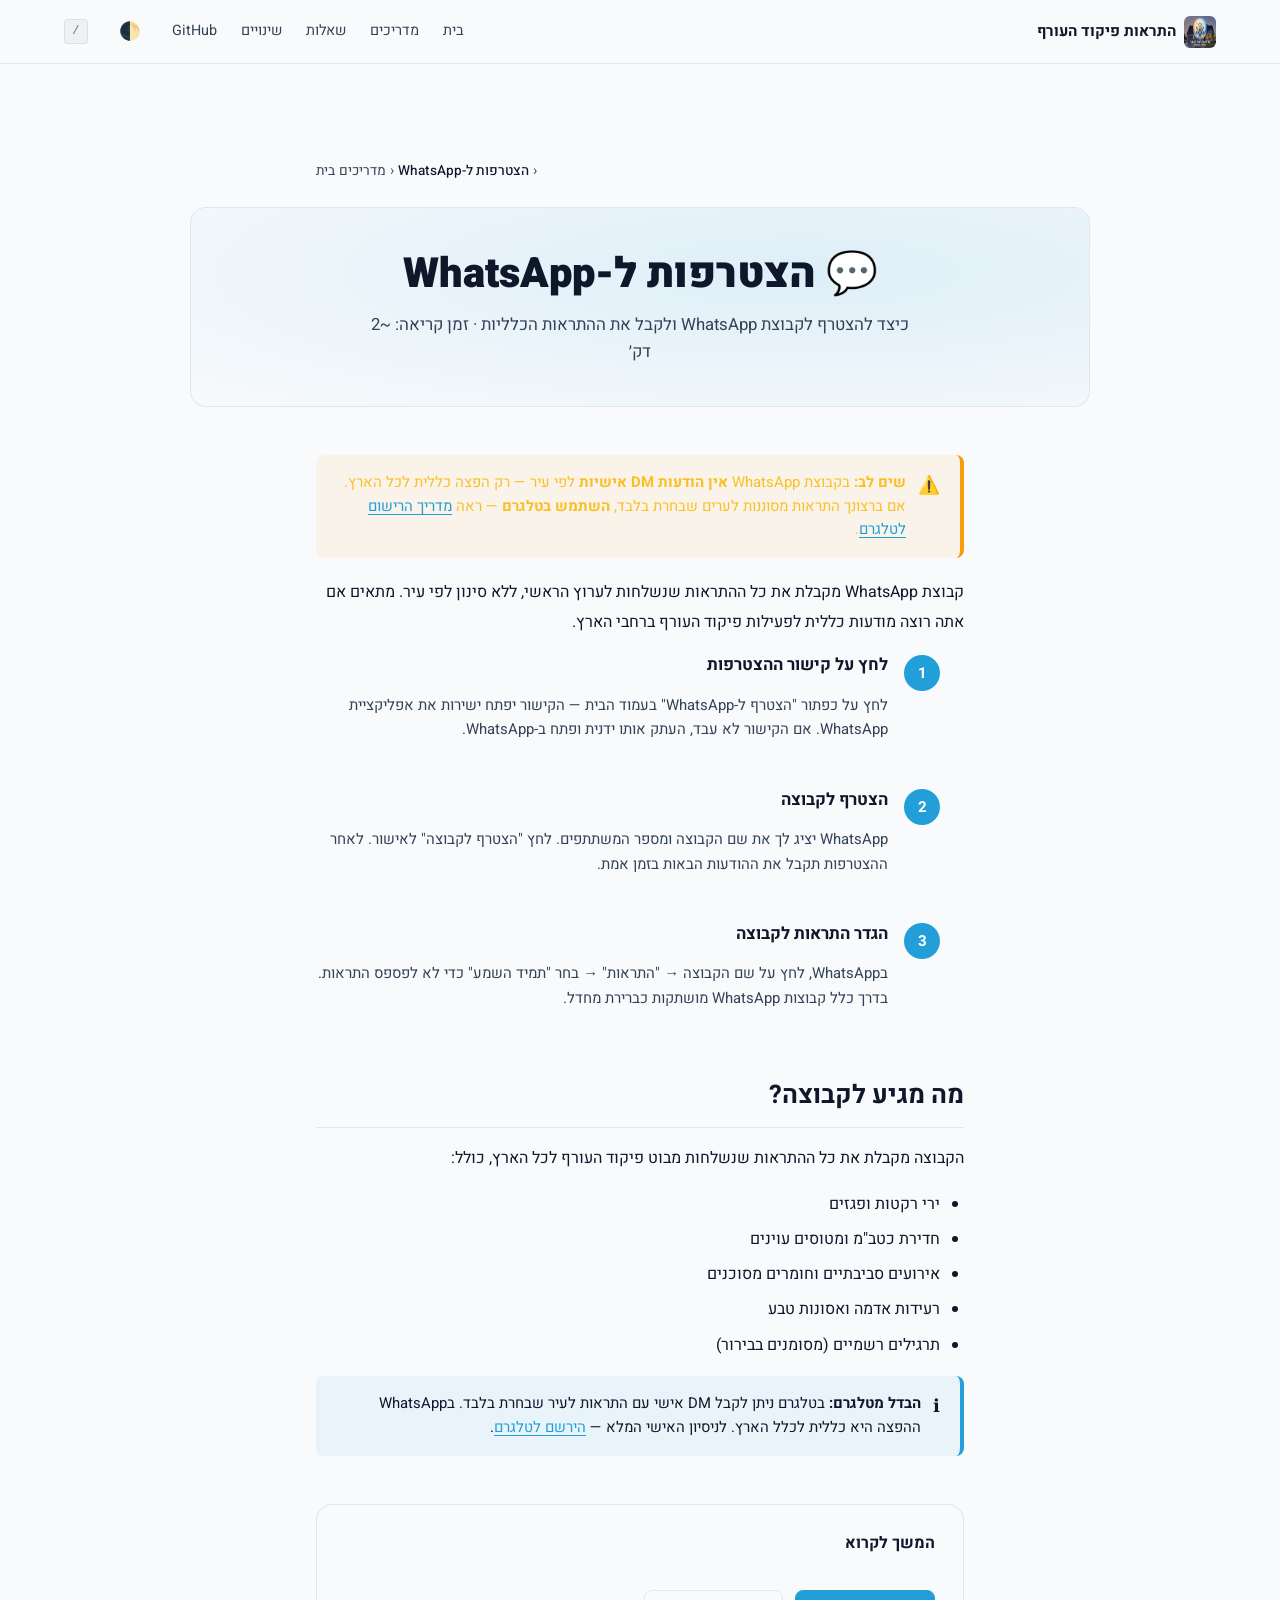
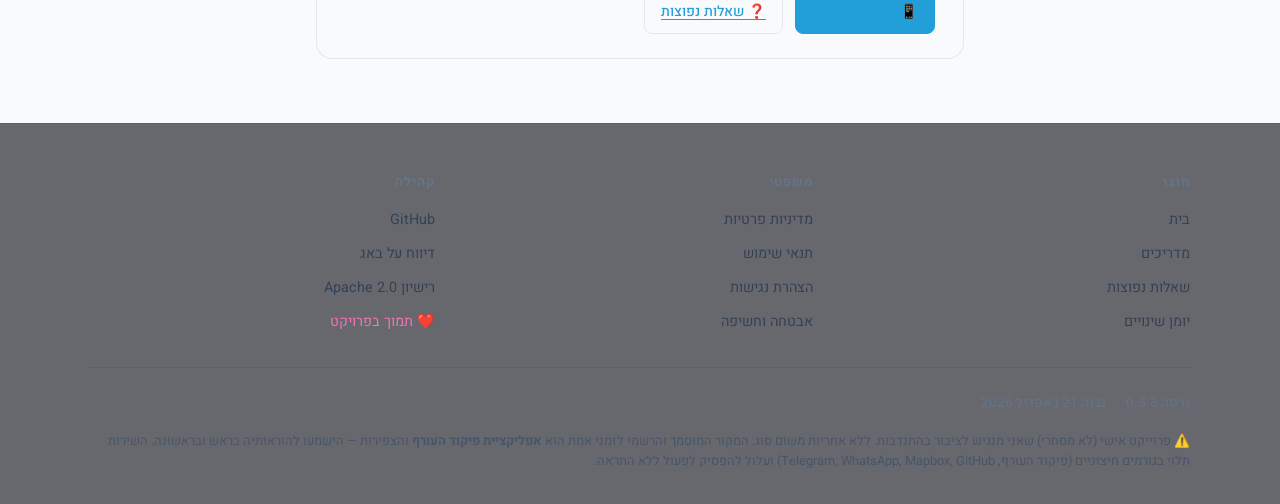
<file: guides/whatsapp/index.html>
<!DOCTYPE html>
<html lang="he" dir="rtl">
<head>
  <!-- Flash prevention: apply saved theme before first paint -->
  <script>(function(){try{var t=localStorage.getItem('theme');if(t==='light'||t==='dark'){document.documentElement.dataset.theme=t;}}catch(e){}}());</script>
  <meta charset="UTF-8">
  <meta name="viewport" content="width=device-width, initial-scale=1">
  <title>הצטרפות ל-WhatsApp — מדריך</title>
  <meta name="description" content="כיצד להצטרף לקבוצת WhatsApp של פיקוד העורף ולקבל התראות. הבדלים מטלגרם הסבר.">
  <link rel="canonical" href="https://yonatan2021.github.io/pikud-haoref-bot-landing/guides/whatsapp/">
  <link rel="alternate" hreflang="he" href="https://yonatan2021.github.io/pikud-haoref-bot-landing/guides/whatsapp/">
  

  <!-- Open Graph -->
  <meta property="og:type" content="website">
  <meta property="og:locale" content="he_IL">
  <meta property="og:site_name" content="התראות פיקוד העורף">
  <meta property="og:title" content="הצטרפות ל-WhatsApp — מדריך">
  <meta property="og:description" content="כיצד להצטרף לקבוצת WhatsApp של פיקוד העורף ולקבל התראות. הבדלים מטלגרם הסבר.">
  <meta property="og:url" content="https://yonatan2021.github.io/pikud-haoref-bot-landing/guides/whatsapp/">
  <meta property="og:image" content="https://yonatan2021.github.io/pikud-haoref-bot-landing/og/guides-whatsapp.png">
  <meta property="og:image:width" content="1200">
  <meta property="og:image:height" content="630">

  <!-- Twitter -->
  <meta name="twitter:card" content="summary_large_image">
  <meta name="twitter:title" content="הצטרפות ל-WhatsApp — מדריך">
  <meta name="twitter:description" content="כיצד להצטרף לקבוצת WhatsApp של פיקוד העורף ולקבל התראות. הבדלים מטלגרם הסבר.">
  <meta name="twitter:image" content="https://yonatan2021.github.io/pikud-haoref-bot-landing/og/guides-whatsapp.png">

  <!-- Theme + icons -->
  <meta name="theme-color" content="#07080f">
  <link rel="icon" href="https://yonatan2021.github.io/pikud-haoref-bot-landing/logo.jpg">

  <!-- Fonts: self-hosted Heebo woff2 preload (critical weights) -->
  <link rel="preload" href="https://yonatan2021.github.io/pikud-haoref-bot-landing/fonts/heebo-400.woff2" as="font" type="font/woff2" crossorigin>
  <link rel="preload" href="https://yonatan2021.github.io/pikud-haoref-bot-landing/fonts/heebo-700.woff2" as="font" type="font/woff2" crossorigin>

  <!-- Hero image preload (home only) -->
  

  <link rel="stylesheet" href="https://yonatan2021.github.io/pikud-haoref-bot-landing/style.css">
  <link rel="stylesheet" href="https://yonatan2021.github.io/pikud-haoref-bot-landing/styles/subpage.css">
<link rel="stylesheet" href="https://yonatan2021.github.io/pikud-haoref-bot-landing/styles/guides.css">

  <!-- JSON-LD structured data -->
  <script type="application/ld+json">{"@context":"https://schema.org","@type":"Organization","name":"התראות פיקוד העורף","url":"https://yonatan2021.github.io/pikud-haoref-bot-landing","logo":"https://yonatan2021.github.io/pikud-haoref-bot-landing/logo.jpg"}</script>
<script type="application/ld+json">{"@context":"https://schema.org","@type":"BreadcrumbList","itemListElement":[{"@type":"ListItem","position":1,"name":"בית","item":"https://yonatan2021.github.io/pikud-haoref-bot-landing/"},{"@type":"ListItem","position":2,"name":"מדריכים","item":"https://yonatan2021.github.io/pikud-haoref-bot-landing/guides/"},{"@type":"ListItem","position":3,"name":"הצטרפות ל-WhatsApp","item":"https://yonatan2021.github.io/pikud-haoref-bot-landing/guides/whatsapp/"}]}</script>
<script type="application/ld+json">{"@context":"https://schema.org","@type":"Article","headline":"הצטרפות ל-WhatsApp — מדריך","inLanguage":"he","datePublished":"2026-04-21"}</script>

  <!-- GA4 -->
  <script async src="https://www.googletagmanager.com/gtag/js?id=G-4K6GHXRF9Y"></script>
<script>window.dataLayer=window.dataLayer||[];function gtag(){dataLayer.push(arguments);}gtag('js',new Date());gtag('config','G-4K6GHXRF9Y');</script>
</head>
<body>
<!-- sticky top nav; hamburger via :has + checkbox on mobile -->
<a class="skip-link" href="#main">דלג לתוכן הראשי</a>
<input type="checkbox" id="nav-toggle" class="nav-toggle-input" hidden>
<header class="nav-bar" role="banner">
  <div class="nav-inner">
    <a class="nav-brand" href="https://yonatan2021.github.io/pikud-haoref-bot-landing/" aria-label="דף הבית">
      <img src="https://yonatan2021.github.io/pikud-haoref-bot-landing/logo.jpg" alt="" width="32" height="32" aria-hidden="true">
      <span>התראות פיקוד העורף</span>
    </a>
    <label for="nav-toggle" class="nav-hamburger" aria-label="פתח תפריט" aria-expanded="false">
      <span></span><span></span><span></span>
    </label>
    <nav class="nav-links" aria-label="ניווט ראשי">
      <a href="https://yonatan2021.github.io/pikud-haoref-bot-landing/" data-slug="/">בית</a>
      <a href="https://yonatan2021.github.io/pikud-haoref-bot-landing/guides/" data-slug="/guides/">מדריכים</a>
      <a href="https://yonatan2021.github.io/pikud-haoref-bot-landing/faq/" data-slug="/faq/">שאלות</a>
      <a href="https://yonatan2021.github.io/pikud-haoref-bot-landing/changelog/" data-slug="/changelog/">שינויים</a>
      <a href="https://github.com/yonatan2021/pikud-haoref-bot" rel="noopener" target="_blank">GitHub</a>
      <button class="nav-theme-toggle" aria-label="החלף בין מצב בהיר לכהה" type="button" data-theme-toggle>🌓</button>
      <kbd class="nav-palette-hint" title="פתח פלטה מהירה">/</kbd>
    </nav>
  </div>
</header>
<script>
  // highlight active route — runs before main scripts
  (function(){
    var active = '/guides/whatsapp/' || (location.pathname.endsWith('/') ? location.pathname : location.pathname + '/');
    document.querySelectorAll('.nav-links a[data-slug]').forEach(function(a){
      if (a.dataset.slug === active) { a.setAttribute('aria-current','page'); a.classList.add('is-active'); }
    });
  })();
</script>
<main class="subpage" id="main">
  <nav class="breadcrumb" aria-label="פירורי לחם">
    <ol>
      <li><a href="https://yonatan2021.github.io/pikud-haoref-bot-landing/">בית</a></li>
      <li><a href="https://yonatan2021.github.io/pikud-haoref-bot-landing/guides/">מדריכים</a></li>
      <li aria-current="page">הצטרפות ל-WhatsApp</li>
    </ol>
  </nav>

  <header class="subpage-hero">
    <h1>💬 הצטרפות ל-WhatsApp</h1>
    <p class="subpage-subtitle">כיצד להצטרף לקבוצת WhatsApp ולקבל את ההתראות הכלליות · זמן קריאה: ~2 דק׳</p>
  </header>

  <article class="prose">
    <div class="callout warn">
      <span>
        <strong>שים לב:</strong> בקבוצת WhatsApp <strong>אין הודעות DM אישיות</strong> לפי עיר — רק הפצה כללית לכל הארץ.
        אם ברצונך התראות מסוננות לערים שבחרת בלבד, <strong>השתמש בטלגרם</strong> — ראה
        <a href="https://yonatan2021.github.io/pikud-haoref-bot-landing/guides/telegram/">מדריך הרישום לטלגרם</a>.
      </span>
    </div>

    <p>קבוצת WhatsApp מקבלת את כל ההתראות שנשלחות לערוץ הראשי, ללא סינון לפי עיר.
    מתאים אם אתה רוצה מודעות כללית לפעילות פיקוד העורף ברחבי הארץ.</p>

    <ol class="step-list">
      <li class="step-block">
        <span class="step-block-num" aria-hidden="true"></span>
        <div class="step-block-content">
          <p class="step-block-title">לחץ על קישור ההצטרפות</p>
          <p class="step-block-body">
            לחץ על כפתור "הצטרף ל-WhatsApp" בעמוד הבית — הקישור יפתח ישירות את אפליקציית WhatsApp.
            אם הקישור לא עבד, העתק אותו ידנית ופתח ב-WhatsApp.
          </p>
        </div>
      </li>

      <li class="step-block">
        <span class="step-block-num" aria-hidden="true"></span>
        <div class="step-block-content">
          <p class="step-block-title">הצטרף לקבוצה</p>
          <p class="step-block-body">
            WhatsApp יציג לך את שם הקבוצה ומספר המשתתפים. לחץ "הצטרף לקבוצה" לאישור.
            לאחר ההצטרפות תקבל את ההודעות הבאות בזמן אמת.
          </p>
        </div>
      </li>

      <li class="step-block">
        <span class="step-block-num" aria-hidden="true"></span>
        <div class="step-block-content">
          <p class="step-block-title">הגדר התראות לקבוצה</p>
          <p class="step-block-body">
            בWhatsApp, לחץ על שם הקבוצה → "התראות" → בחר "תמיד השמע" כדי לא לפספס התראות.
            בדרך כלל קבוצות WhatsApp מושתקות כברירת מחדל.
          </p>
        </div>
      </li>
    </ol>

    <h2>מה מגיע לקבוצה?</h2>
    <p>הקבוצה מקבלת את כל ההתראות שנשלחות מבוט פיקוד העורף לכל הארץ, כולל:</p>
    <ul>
      <li>ירי רקטות ופגזים</li>
      <li>חדירת כטב"מ ומטוסים עוינים</li>
      <li>אירועים סביבתיים וחומרים מסוכנים</li>
      <li>רעידות אדמה ואסונות טבע</li>
      <li>תרגילים רשמיים (מסומנים בבירור)</li>
    </ul>

    <div class="callout">
      <span>
        <strong>הבדל מטלגרם:</strong> בטלגרם ניתן לקבל DM אישי עם התראות לעיר שבחרת בלבד.
        בWhatsApp ההפצה היא כללית לכלל הארץ. לניסיון האישי המלא — <a href="https://yonatan2021.github.io/pikud-haoref-bot-landing/guides/telegram/">הירשם לטלגרם</a>.
      </span>
    </div>

    <nav class="guide-cta" aria-label="המשך קריאה">
      <p class="guide-cta-title">המשך לקרוא</p>
      <div class="guide-cta-links">
        <a class="guide-cta-link guide-cta-link-primary" href="https://yonatan2021.github.io/pikud-haoref-bot-landing/guides/telegram/">📱 רישום בטלגרם</a>
        <a class="guide-cta-link" href="https://yonatan2021.github.io/pikud-haoref-bot-landing/faq/">❓ שאלות נפוצות</a>
      </div>
    </nav>
  </article>
</main>

<footer class="footer footer-legal" role="contentinfo">
  <div class="footer-grid">
    <section>
      <h3>מוצר</h3>
      <a href="https://yonatan2021.github.io/pikud-haoref-bot-landing/">בית</a>
      <a href="https://yonatan2021.github.io/pikud-haoref-bot-landing/guides/">מדריכים</a>
      <a href="https://yonatan2021.github.io/pikud-haoref-bot-landing/faq/">שאלות נפוצות</a>
      <a href="https://yonatan2021.github.io/pikud-haoref-bot-landing/changelog/">יומן שינויים</a>
    </section>
    <section>
      <h3>משפטי</h3>
      <a href="https://yonatan2021.github.io/pikud-haoref-bot-landing/privacy/">מדיניות פרטיות</a>
      <a href="https://yonatan2021.github.io/pikud-haoref-bot-landing/terms/">תנאי שימוש</a>
      <a href="https://yonatan2021.github.io/pikud-haoref-bot-landing/accessibility/">הצהרת נגישות</a>
      <a href="https://yonatan2021.github.io/pikud-haoref-bot-landing/security/">אבטחה וחשיפה</a>
    </section>
    <section>
      <h3>קהילה</h3>
      <a href="https://github.com/yonatan2021/pikud-haoref-bot" rel="noopener" target="_blank">GitHub</a>
      <a href="https://github.com/yonatan2021/pikud-haoref-bot/issues" rel="noopener" target="_blank">דיווח על באג</a>
      <a href="https://github.com/yonatan2021/pikud-haoref-bot/blob/main/LICENSE" rel="noopener" target="_blank">רישיון Apache 2.0</a>
      <a href="https://github.com/sponsors/yonatan2021" rel="noopener" target="_blank" class="sponsor-link">❤️ תמוך בפרויקט</a>
    </section>
  </div>
  <div class="footer-meta">
    <span>גרסה 0.5.3</span> · <span>נבנה 21 באפריל 2026</span>
    <p class="footer-disclaimer">
      &#x26A0;&#xFE0F; פרוייקט אישי (לא מסחרי) שאני מנגיש לציבור בהתנדבות. ללא אחריות משום סוג.
      המקור המוסמך והרשמי לזמני אמת הוא <b>אפליקציית פיקוד העורף</b> והצפירות —
      הישמעו להוראותיה בראש ובראשונה.
      השירות תלוי בגורמים חיצוניים (פיקוד העורף, Telegram, WhatsApp, Mapbox, GitHub)
      ועלול להפסיק לפעול ללא התראה.
    </p>
  </div>
</footer>

  <script>
    // ── 1. Cursor spotlight ─────────────────────────────────────────────────
    document.addEventListener('mousemove', function(e) {
      document.documentElement.style.setProperty('--cursor-x', e.clientX + 'px');
      document.documentElement.style.setProperty('--cursor-y', e.clientY + 'px');
    });

    // ── 2. Scroll reveal (.reveal elements) ─────────────────────────────────
    var revealObserver = new IntersectionObserver(function(entries) {
      entries.forEach(function(e) {
        if (e.isIntersecting) {
          e.target.classList.add('visible');
          revealObserver.unobserve(e.target);
        }
      });
    }, { threshold: 0.05 }); /* reduced from 0.1 — prevents tall sections failing to trigger on short mobile viewports */

    document.querySelectorAll('.reveal').forEach(function(el) {
      revealObserver.observe(el);
    });

    // ── 3. Feature cards stagger reveal ─────────────────────────────────────
    var featureObserver = new IntersectionObserver(function(entries) {
      entries.forEach(function(e) {
        if (e.isIntersecting) {
          e.target.classList.add('visible');
          featureObserver.unobserve(e.target);
        }
      });
    }, { threshold: 0.08 });

    document.querySelectorAll('.feature-card').forEach(function(el, i) {
      // Cap stagger at 300ms — prevents 1.3s wait for last card in a 19-card grid
      el.style.setProperty('--reveal-delay', Math.min(i * 0.07, 0.3) + 's');
      featureObserver.observe(el);
    });

    // ── 4. Count-up animation (stats strip + live counters) ─────────────────
    var countObserver = new IntersectionObserver(function(entries) {
      entries.forEach(function(e) {
        if (!e.isIntersecting) return;
        var el = e.target;
        var target = parseInt(el.dataset.target);
        if (!target || el.classList.contains('counted')) return;
        el.classList.add('counted');
        var startTime = null;
        var duration = 1400;
        var animate = function(ts) {
          if (!startTime) startTime = ts;
          var progress = Math.min((ts - startTime) / duration, 1);
          var eased = 1 - Math.pow(1 - progress, 3);
          el.textContent = Math.floor(eased * target).toLocaleString('he-IL');
          if (progress < 1) {
            requestAnimationFrame(animate);
          } else {
            el.textContent = target.toLocaleString('he-IL');
            el.classList.add('stat-counted');
            setTimeout(function() { el.classList.remove('stat-counted'); }, 600);
          }
        };
        requestAnimationFrame(animate);
      });
    }, { threshold: 0.5 });

    document.querySelectorAll('[data-target]').forEach(function(el) {
      countObserver.observe(el);
    });

    // ── 5. How It Works — connector line animation on scroll ────────────────
    var howSection = document.querySelector('.how-it-works');
    if (howSection) {
      var howObserver = new IntersectionObserver(function(entries) {
        if (entries[0].isIntersecting) {
          howSection.classList.add('animated');
          howObserver.disconnect();
        }
      }, { threshold: 0.3 });
      howObserver.observe(howSection);
    }

    // ── 6. Mobile: feature tabs, show-more, compact cards ─────────────────
    var isMobile = window.matchMedia('(max-width: 900px)');

    // 6a. Tab switcher for feature panels
    var tabs = document.querySelectorAll('.features-tab');
    var panels = [document.getElementById('panel-user'), document.getElementById('panel-dev')];

    function activateTab(selectedTab) {
      tabs.forEach(function(tab) {
        var isSelected = tab === selectedTab;
        tab.classList.toggle('features-tab--active', isSelected);
        tab.setAttribute('aria-selected', isSelected);
      });
      var activeId = selectedTab.getAttribute('aria-controls');
      panels.forEach(function(panel) {
        if (!panel) return;
        var show = panel.id === activeId;
        panel.hidden = !show;
        panel.style.display = show ? '' : 'none';
      });
    }

    function initMobileTabs() {
      if (isMobile.matches) {
        // On mobile: show only user panel initially
        if (panels[1]) { panels[1].hidden = true; panels[1].style.display = 'none'; }
      } else {
        // On desktop: show both, remove hidden
        panels.forEach(function(p) { if (p) { p.hidden = false; p.style.display = ''; } });
      }
    }

    tabs.forEach(function(tab) {
      tab.addEventListener('click', function() { activateTab(tab); });
    });

    initMobileTabs();
    isMobile.addEventListener('change', initMobileTabs);

    // 6b. "Show more" buttons for feature grids
    document.querySelectorAll('.features-show-more').forEach(function(btn) {
      var grid = btn.previousElementSibling;
      if (!grid || !grid.classList.contains('features-grid')) return;
      var total = grid.querySelectorAll('.feature-card').length;
      var hiddenCount = Math.max(0, total - 6);
      if (hiddenCount > 0) {
        btn.textContent = 'הצג עוד (' + hiddenCount + ')';
      }
      btn.addEventListener('click', function() {
        var expanded = grid.classList.toggle('expanded');
        btn.setAttribute('aria-expanded', expanded);
        btn.textContent = expanded ? 'הצג פחות' : 'הצג עוד (' + hiddenCount + ')';
      });
    });

    // 6c. Compact cards — tap to expand description on mobile
    document.querySelectorAll('.feature-card').forEach(function(card) {
      card.addEventListener('click', function() {
        if (!isMobile.matches) return;
        card.classList.toggle('expanded');
      });
    });

    // 6d. What's New show-more
    var clBtn = document.querySelector('.changelog-show-more');
    if (clBtn) {
      var wnGrid = document.querySelector('.wn-grid');
      clBtn.addEventListener('click', function() {
        if (!wnGrid) return;
        var expanded = wnGrid.classList.toggle('expanded');
        clBtn.setAttribute('aria-expanded', expanded);
        clBtn.textContent = expanded ? 'הצג פחות' : 'עוד עדכונים';
      });
    }

    // 6e. FAB auto-hide near CTA section
    var fab = document.querySelector('.mobile-fab');
    var ctaSection = document.querySelector('.cta-section');
    if (fab && ctaSection) {
      var fabObserver = new IntersectionObserver(function(entries) {
        fab.classList.toggle('mobile-fab--hidden', entries[0].isIntersecting);
      }, { threshold: 0.2 });
      fabObserver.observe(ctaSection);
    }

    // ── 7. Interactive city preview — custom dropdown ────────────────────────
    var cityBubble     = document.getElementById('city-preview-bubble');
    var previewCity    = document.getElementById('preview-city');
    var previewZone    = document.getElementById('preview-zone');
    var previewSeconds = document.getElementById('preview-seconds');
    var previewBar     = document.getElementById('preview-bar');

    function buildBar(seconds) {
      var bar = '';
      for (var b = 0; b < 5; b++) { bar += '🟥'; }
      return bar;
    }

    function showCityPreview(val) {
      if (!val) { if (cityBubble) cityBubble.hidden = true; return; }
      var parts = val.split('|');
      var city = parts[0] || '';
      var zone = parts[1] || '';
      var secs = parseInt(parts[2], 10) || 45;
      if (previewCity)    previewCity.textContent    = city;
      if (previewZone)    previewZone.textContent    = zone;
      if (previewSeconds) previewSeconds.textContent = String(secs);
      if (previewBar)     previewBar.textContent     = buildBar(secs) + ' ▸ ' + zone + ' (1)';
      if (cityBubble) {
        cityBubble.hidden = false;
        cityBubble.classList.add('city-preview-bubble--animate');
        setTimeout(function() { cityBubble.classList.remove('city-preview-bubble--animate'); }, 400);
      }
    }

    var cityDropdown     = document.getElementById('city-dropdown');
    var cityDropdownBtn  = document.getElementById('city-dropdown-btn');
    var cityDropdownList = document.getElementById('city-dropdown-list');
    var cityDropdownVal  = document.getElementById('city-dropdown-value');

    function closeCityDd() { if (cityDropdown) cityDropdown.setAttribute('aria-expanded','false'); }
    function openCityDd()  { if (cityDropdown) cityDropdown.setAttribute('aria-expanded','true');  }

    if (cityDropdownBtn) {
      cityDropdownBtn.addEventListener('click', function(e) {
        e.stopPropagation();
        cityDropdown.getAttribute('aria-expanded') === 'true' ? closeCityDd() : openCityDd();
      });
    }

    if (cityDropdownList) {
      cityDropdownList.querySelectorAll('.city-dropdown-item').forEach(function(item) {
        item.addEventListener('click', function() {
          var val  = item.dataset.value;
          var text = item.textContent.trim();
          if (cityDropdownVal) cityDropdownVal.textContent = val ? text : '— בחר עיר —';
          cityDropdownList.querySelectorAll('.city-dropdown-item').forEach(function(i) {
            i.classList.remove('city-dropdown-item--selected');
            i.setAttribute('aria-selected', 'false');
          });
          item.classList.add('city-dropdown-item--selected');
          item.setAttribute('aria-selected', 'true');
          closeCityDd();
          showCityPreview(val);
        });
      });
    }

    document.addEventListener('click', function(e) {
      if (cityDropdown && !cityDropdown.contains(e.target)) closeCityDd();
    });
    document.addEventListener('keydown', function(e) {
      if (e.key === 'Escape' && cityDropdown && cityDropdown.getAttribute('aria-expanded') === 'true') {
        closeCityDd();
        if (cityDropdownBtn) cityDropdownBtn.focus();
      }
    });

    // ── Keyboard navigation for city dropdown ────────────────────────────────
    if (cityDropdownBtn) {
      cityDropdownBtn.addEventListener('keydown', function(e) {
        if (e.key === 'ArrowDown' || e.key === 'Enter' || e.key === ' ') {
          e.preventDefault();
          openCityDd();
          var firstItem = cityDropdownList
            ? cityDropdownList.querySelector('.city-dropdown-item:not(.city-dropdown-item--placeholder)')
            : null;
          if (firstItem) {
            firstItem.setAttribute('tabindex', '0');
            firstItem.focus();
          }
        }
      });
    }

    if (cityDropdownList) {
      var allItems = Array.from(
        cityDropdownList.querySelectorAll('.city-dropdown-item:not(.city-dropdown-item--placeholder)')
      );
      allItems.forEach(function(item, idx) {
        item.setAttribute('tabindex', '-1');
        item.addEventListener('keydown', function(e) {
          if (e.key === 'ArrowDown') {
            e.preventDefault();
            var next = allItems[idx + 1];
            if (next) { next.setAttribute('tabindex', '0'); next.focus(); }
          } else if (e.key === 'ArrowUp') {
            e.preventDefault();
            if (idx === 0) {
              if (cityDropdownBtn) cityDropdownBtn.focus();
            } else {
              var prev = allItems[idx - 1];
              if (prev) { prev.setAttribute('tabindex', '0'); prev.focus(); }
            }
          } else if (e.key === 'Enter' || e.key === ' ') {
            e.preventDefault();
            item.click();
            if (cityDropdownBtn) cityDropdownBtn.focus();
          } else if (e.key === 'Escape') {
            e.preventDefault();
            closeCityDd();
            if (cityDropdownBtn) cityDropdownBtn.focus();
          }
        });
        /* Reset tabindex on blur so only one item is reachable at a time */
        item.addEventListener('blur', function() {
          item.setAttribute('tabindex', '-1');
        });
      });
    }

    // ── 8a. Screenshots — touch pause/resume ─────────────────────────────────
    var screenshotsTrack = document.querySelector('.screenshots-track');
    if (screenshotsTrack) {
      screenshotsTrack.addEventListener('touchstart', function() {
        screenshotsTrack.style.animationPlayState = 'paused';
      }, { passive: true });
      screenshotsTrack.addEventListener('touchend', function() {
        screenshotsTrack.style.animationPlayState = '';
      }, { passive: true });
    }

    // ── 8. FAQ chat bubbles ───────────────────────────────────────────────────
    document.querySelectorAll('.faq-item').forEach(function(item) {
      var btn = item.querySelector('.faq-q');
      var ans = item.querySelector('.faq-a');
      if (!btn || !ans) return;
      btn.addEventListener('click', function() {
        var isOpen = btn.getAttribute('aria-expanded') === 'true';
        // Close all others
        document.querySelectorAll('.faq-item').forEach(function(other) {
          var ob = other.querySelector('.faq-q');
          var oa = other.querySelector('.faq-a');
          if (ob && oa && other !== item) {
            ob.setAttribute('aria-expanded', 'false');
            ob.classList.remove('faq-q--open');
            oa.setAttribute('aria-hidden', 'true');
            oa.style.maxHeight = '';
            oa.style.opacity = '';
          }
        });
        // Toggle this one
        var opening = !isOpen;
        btn.setAttribute('aria-expanded', String(opening));
        btn.classList.toggle('faq-q--open', opening);
        ans.setAttribute('aria-hidden', String(!opening));
        if (opening) {
          ans.style.maxHeight = ans.scrollHeight + 'px';
          ans.style.opacity = '1';
        } else {
          ans.style.maxHeight = '';
          ans.style.opacity = '';
        }
      });
    });

    // ── 9. Command palette ────────────────────────────────────────────────────
    var cmdOverlay = document.getElementById('cmd-overlay');
    var cmdInput   = document.getElementById('cmd-input');
    var cmdList    = document.getElementById('cmd-list');
    var cmdClose   = document.getElementById('cmd-close');
    var cmdTrigger = document.getElementById('cmd-trigger');

    function openCmdPalette() {
      if (!cmdOverlay) return;
      cmdOverlay.hidden = false;
      filterCmdItems('');
      setTimeout(function() { if (cmdInput) cmdInput.focus(); }, 50);
    }

    function closeCmdPalette() {
      if (!cmdOverlay) return;
      cmdOverlay.hidden = true;
      if (cmdInput) cmdInput.value = '';
      setCmdActive(null);
    }

    function filterCmdItems(query) {
      if (!cmdList) return;
      var items = cmdList.querySelectorAll('.cmd-item');
      var q = query.replace(/^\//, '').toLowerCase();
      items.forEach(function(item) {
        var cmd = (item.dataset.cmd || '').toLowerCase();
        var desc = (item.querySelector('.cmd-desc') || {}).textContent || '';
        item.style.display = (!q || cmd.includes(q) || desc.includes(q)) ? '' : 'none';
      });
      // Auto-select first visible
      var first = cmdList.querySelector('.cmd-item:not([style*="none"])');
      setCmdActive(first || null);
    }

    var activeCmd = null;
    function setCmdActive(el) {
      if (activeCmd) activeCmd.classList.remove('cmd-item--active');
      activeCmd = el;
      if (activeCmd) activeCmd.classList.add('cmd-item--active');
    }

    function activateCmd(el) {
      if (!el) return;
      closeCmdPalette();
      var target = el.dataset.target;
      var href   = el.dataset.href;
      var isExternal = el.dataset.external === 'true';
      if (target) {
        var section = document.querySelector(target);
        if (section) section.scrollIntoView({ behavior: 'smooth', block: 'start' });
      } else if (href) {
        if (isExternal) {
          window.open(href, '_blank', 'noopener,noreferrer');
        } else {
          window.location.href = href;
        }
      }
    }

    if (cmdInput) {
      cmdInput.addEventListener('input', function() { filterCmdItems(cmdInput.value); });
      cmdInput.addEventListener('keydown', function(e) {
        var items = Array.prototype.slice.call(
          cmdList ? cmdList.querySelectorAll('.cmd-item:not([style*="none"])') : []
        );
        var idx = items.indexOf(activeCmd);
        if (e.key === 'ArrowDown') {
          e.preventDefault();
          setCmdActive(items[Math.min(idx + 1, items.length - 1)]);
        } else if (e.key === 'ArrowUp') {
          e.preventDefault();
          setCmdActive(items[Math.max(idx - 1, 0)]);
        } else if (e.key === 'Enter') {
          e.preventDefault();
          activateCmd(activeCmd);
        } else if (e.key === 'Escape') {
          closeCmdPalette();
        }
      });
    }

    if (cmdList) {
      cmdList.querySelectorAll('.cmd-item').forEach(function(item) {
        item.addEventListener('mouseenter', function() { setCmdActive(item); });
        item.addEventListener('click', function() { activateCmd(item); });
      });
    }

    if (cmdClose)   { cmdClose.addEventListener('click', closeCmdPalette); }
    if (cmdTrigger) { cmdTrigger.addEventListener('click', openCmdPalette); }

    if (cmdOverlay) {
      cmdOverlay.addEventListener('click', function(e) {
        if (e.target === cmdOverlay) closeCmdPalette();
      });
    }

    // "/" key opens palette (not when inside an input/textarea/select)
    document.addEventListener('keydown', function(e) {
      if (e.key === '/' && !['INPUT','TEXTAREA','SELECT'].includes(document.activeElement.tagName)) {
        e.preventDefault();
        openCmdPalette();
      }
      if (e.key === 'Escape' && cmdOverlay && !cmdOverlay.hidden) {
        closeCmdPalette();
      }
    });

    // ── 11. Copy-to-clipboard (npx command) ──────────────────────────────────
    document.querySelectorAll('.copy-btn').forEach(function(btn) {
      btn.addEventListener('click', function() {
        var text = btn.dataset.copy;
        var apply = function() {
          btn.classList.add('copied');
          setTimeout(function() { btn.classList.remove('copied'); }, 2000);
        };
        if (navigator.clipboard && navigator.clipboard.writeText) {
          navigator.clipboard.writeText(text).then(apply).catch(function(err) {
            console.warn('[copy-btn] Clipboard API write failed:', err);
          });
        } else {
          var ta = document.createElement('textarea');
          ta.value = text;
          ta.style.cssText = 'position:fixed;opacity:0;';
          document.body.appendChild(ta);
          ta.select();
          try {
            document.execCommand('copy');
            apply();
          } catch(err) {
            console.warn('[copy-btn] execCommand copy failed:', err);
          }
          document.body.removeChild(ta);
        }
      });
    });

    // ── 12. Alert Simulator v2 — Telegram-clone bubble ───────────────────────
    (function() {
      var SIM_DATA = {
        'חיפה':        { zone: 'חיפה',              cities: ['חיפה','קריית ים','קריית אתא','חוף הכרמל'],       seconds: 90 },
        'תל אביב':     { zone: 'גוש דן',             cities: ['תל אביב','רמת גן','גבעתיים','בני ברק'],          seconds: 90 },
        'באר שבע':     { zone: 'שפלת יהודה',         cities: ['באר שבע','אשקלון','קריית גת','נתיבות'],          seconds: 60 },
        'אשדוד':       { zone: 'שפלת יהודה',         cities: ['אשדוד','אשקלון','קריית מלאכי','גן יבנה'],        seconds: 45 },
        'ירושלים':     { zone: 'ירושלים',            cities: ['ירושלים','מבשרת ציון','מעלה אדומים','בית שמש'],  seconds: 90 },
        'נתניה':       { zone: 'השרון',               cities: ['נתניה','רעננה','הוד השרון','כפר סבא'],            seconds: 90 },
        'פתח תקווה':   { zone: 'גוש דן',             cities: ['פתח תקווה','ראש העין','אלעד','רמלה'],             seconds: 90 },
        'ראשון לציון': { zone: 'גוש דן',             cities: ['ראשון לציון','חולון','בת ים','אור יהודה'],        seconds: 90 },
        'חדרה':        { zone: 'חדרה ועמק יזרעאל',   cities: ['חדרה','פרדס חנה','זיכרון יעקב','בנימינה'],        seconds: 90 },
        'אשקלון':      { zone: 'שפלת יהודה',         cities: ['אשקלון','שקמים','מיגדל הנגב','ברכיה'],           seconds: 30 },
        'עכו':         { zone: 'חיפה',               cities: ['עכו','נהריה','כרמיאל','מעלות-תרשיחא'],           seconds: 90 },
        'נצרת':        { zone: 'הגליל',              cities: ['נצרת','עפולה','יזרעאל','שפרעם'],                  seconds: 90 },
        'אילת':        { zone: 'אילת',               cities: ['אילת'],                                           seconds: 180 },
        'מודיעין':     { zone: 'ירושלים',            cities: ['מודיעין','מכבים-רעות','שוהם','אבן יהודה'],        seconds: 90 },
        'רחובות':      { zone: 'גוש דן',             cities: ['רחובות','נס ציונה','יבנה','גדרה'],                seconds: 90 },
        'כפר סבא':     { zone: 'השרון',              cities: ['כפר סבא','רעננה','אלקנה','עמנואל'],               seconds: 90 },
        'טבריה':       { zone: 'כינרת',              cities: ['טבריה','כינרת','מגדל','גינוסר'],                  seconds: 90 },
        'צפת':         { zone: 'הגליל העליון',        cities: ['צפת','מירון','ביריה','עמוקה'],                    seconds: 90 },
        'דימונה':      { zone: 'הנגב',               cities: ['דימונה','ערד','ירוחם','מצפה רמון'],               seconds: 60 },
        'קריית שמונה': { zone: 'הגליל העליון',        cities: ['קריית שמונה','מטולה','מנרה','כפר בלום'],          seconds: 30 }
      };
      var CAT_EMOJI = '🔴';
      var CAT_NAME  = 'ירי רקטות וטילים';
      var CAT_INSTR = '\u{1F6E1} להיכנס למרחב מוגן ולהישאר בו 10 דקות';

      var simInput    = document.getElementById('sim-city-input');
      var simSugList  = document.getElementById('sim-city-suggestions');
      var simRun      = document.getElementById('sim-run');
      var simPulse    = document.getElementById('sim-pulse');
      var tgBubble    = document.getElementById('tg-bubble');
      var tgHeader    = document.getElementById('tg-alert-header');
      var tgZones     = document.getElementById('tg-alert-zones');
      var tgCities    = document.getElementById('tg-alert-cities');
      var tgInstr     = document.getElementById('tg-alert-instructions');
      var tgCountdown = document.getElementById('tg-countdown-value');
      var tgFill      = document.getElementById('tg-countdown-fill');
      var tgTime      = document.getElementById('tg-bubble-time');

      if (!simInput) return;

      var allCities = Object.keys(SIM_DATA);
      var selectedCity = null;
      var cdTimer = null;

      function fmtMmSs(s) {
        var m = Math.floor(s / 60), sec = s % 60;
        return (m < 10 ? '0' + m : String(m)) + ':' + (sec < 10 ? '0' + sec : String(sec));
      }

      function buildSuggestions(q) {
        if (!simSugList) return;
        while (simSugList.firstChild) simSugList.removeChild(simSugList.firstChild);
        var matches = q
          ? allCities.filter(function(c) { return c.indexOf(q) !== -1; })
          : ['חיפה','תל אביב','באר שבע','אשדוד'];
        if (!matches.length) { simSugList.hidden = true; return; }
        matches.slice(0, 6).forEach(function(city) {
          var li = document.createElement('li');
          li.className = 'sim-suggestion';
          li.setAttribute('role', 'option');
          li.textContent = city;
          li.addEventListener('mousedown', function(ev) {
            ev.preventDefault();
            selectCity(city);
          });
          simSugList.appendChild(li);
        });
        simSugList.hidden = false;
      }

      function selectCity(city) {
        selectedCity = city;
        if (simInput) simInput.value = city;
        if (simSugList) simSugList.hidden = true;
      }

      simInput.addEventListener('input',  function() { buildSuggestions(simInput.value.trim()); });
      simInput.addEventListener('focus',  function() { buildSuggestions(simInput.value.trim()); });
      simInput.addEventListener('blur',   function() { setTimeout(function() { if (simSugList) simSugList.hidden = true; }, 150); });
      simInput.addEventListener('keydown', function(ev) {
        if (ev.key === 'Enter') {
          if (simSugList && !simSugList.hidden) {
            var first = simSugList.querySelector('.sim-suggestion');
            if (first) selectCity(first.textContent.trim());
          }
          runSim();
        }
      });

      // Wire static suggestion items already in HTML
      if (simSugList) {
        simSugList.querySelectorAll('.sim-suggestion').forEach(function(li) {
          li.addEventListener('mousedown', function(ev) {
            ev.preventDefault();
            selectCity(li.dataset.city || li.textContent.trim());
          });
        });
      }

      function runSim() {
        var city = selectedCity || (simInput ? simInput.value.trim() : '') || 'תל אביב';
        var data = SIM_DATA[city] || SIM_DATA['תל אביב'];

        if (tgHeader) {
          while (tgHeader.firstChild) tgHeader.removeChild(tgHeader.firstChild);
          tgHeader.appendChild(document.createTextNode(CAT_EMOJI + ' '));
          var b = document.createElement('b');
          b.textContent = CAT_NAME;
          tgHeader.appendChild(b);
        }
        if (tgZones) {
          while (tgZones.firstChild) tgZones.removeChild(tgZones.firstChild);
          var bz = document.createElement('b');
          bz.textContent = '\u25B8 ' + data.zone;
          tgZones.appendChild(bz);
        }
        if (tgCities) tgCities.textContent = data.cities.join(' \u00B7 ');
        if (tgInstr)  tgInstr.textContent  = CAT_INSTR;

        var now = new Date();
        var hh = now.getHours(), mm = now.getMinutes();
        if (tgTime) tgTime.textContent = (hh < 10 ? '0' + hh : hh) + ':' + (mm < 10 ? '0' + mm : mm);

        var total = data.seconds;
        var remaining = total;
        if (tgCountdown) tgCountdown.textContent = fmtMmSs(remaining);
        if (tgFill) {
          tgFill.style.transition = 'none';
          tgFill.style.transform  = 'scaleX(1)';
        }
        if (simPulse) simPulse.hidden = false;
        if (tgBubble) tgBubble.hidden = false;

        requestAnimationFrame(function() {
          if (tgFill) {
            tgFill.style.transition = 'transform ' + total + 's linear';
            tgFill.style.transform  = 'scaleX(0)';
          }
        });

        if (cdTimer) clearInterval(cdTimer);
        cdTimer = setInterval(function() {
          remaining = Math.max(0, remaining - 1);
          if (tgCountdown) tgCountdown.textContent = fmtMmSs(remaining);
          if (remaining === 0) clearInterval(cdTimer);
        }, 1000);
      }

      if (simRun) simRun.addEventListener('click', runSim);
    })();

    // ── 13. Light/Dark theme toggle ───────────────────────────────────────────
    document.addEventListener('click', function(ev) {
      var btn = ev.target.closest('[data-theme-toggle]');
      if (!btn) return;
      var cur = document.documentElement.dataset.theme;
      var prefersDark = window.matchMedia('(prefers-color-scheme: dark)').matches;
      var next = cur === 'dark' ? 'light' : cur === 'light' ? 'dark' : (prefersDark ? 'light' : 'dark');
      document.documentElement.dataset.theme = next;
      try { localStorage.setItem('theme', next); } catch(e) {}
    });

  </script>

  <!-- All routes for command palette — injected at build time -->
  <script>window.__ROUTES = [{"slug":"https://yonatan2021.github.io/pikud-haoref-bot-landing/","title":"התראות פיקוד העורף"},{"slug":"https://yonatan2021.github.io/pikud-haoref-bot-landing/changelog/","title":"יומן שינויים"},{"slug":"https://yonatan2021.github.io/pikud-haoref-bot-landing/faq/","title":"שאלות נפוצות"},{"slug":"https://yonatan2021.github.io/pikud-haoref-bot-landing/privacy/","title":"מדיניות פרטיות"},{"slug":"https://yonatan2021.github.io/pikud-haoref-bot-landing/terms/","title":"תנאי שימוש"},{"slug":"https://yonatan2021.github.io/pikud-haoref-bot-landing/accessibility/","title":"הצהרת נגישות"},{"slug":"https://yonatan2021.github.io/pikud-haoref-bot-landing/security/","title":"אבטחה וחשיפה אחראית"},{"slug":"https://yonatan2021.github.io/pikud-haoref-bot-landing/guides/","title":"מדריכים"},{"slug":"https://yonatan2021.github.io/pikud-haoref-bot-landing/guides/telegram/","title":"רישום בטלגרם"},{"slug":"https://yonatan2021.github.io/pikud-haoref-bot-landing/guides/whatsapp/","title":"הצטרפות ל-WhatsApp"},{"slug":"https://yonatan2021.github.io/pikud-haoref-bot-landing/guides/commands/","title":"19 פקודות הבוט"},{"slug":"https://yonatan2021.github.io/pikud-haoref-bot-landing/guides/onboarding/","title":"onboarding מפורט"},{"slug":"https://yonatan2021.github.io/pikud-haoref-bot-landing/guides/self-host/","title":"הפעלה עצמית"}];</script>

  <script>
    // ── 14. Command Palette — routes extension ────────────────────────────────
    (function() {
      var cmdList = document.getElementById('cmd-list');
      if (!cmdList || !window.__ROUTES) return;
      window.__ROUTES.forEach(function(route) {
        var li = document.createElement('li');
        li.className = 'cmd-item cmd-item--route';
        li.setAttribute('data-href', route.slug);
        li.setAttribute('data-cmd', route.title);
        var iconSpan = document.createElement('span');
        iconSpan.className = 'cmd-icon';
        iconSpan.textContent = '\uD83D\uDD17';
        var labelSpan = document.createElement('span');
        labelSpan.className = 'cmd-label';
        labelSpan.textContent = '\u05E0\u05D5\u05D5\u05D8: ' + route.title;
        var descSpan = document.createElement('span');
        descSpan.className = 'cmd-desc';
        descSpan.textContent = route.slug;
        li.appendChild(iconSpan);
        li.appendChild(labelSpan);
        li.appendChild(descSpan);
        li.addEventListener('mouseenter', function() {
          if (typeof setCmdActive === 'function') setCmdActive(li);
        });
        li.addEventListener('click', function() {
          if (typeof closeCmdPalette === 'function') closeCmdPalette();
          window.location.href = route.slug;
        });
        cmdList.appendChild(li);
      });
    })();
  </script>

</body>
</html>
</file>
